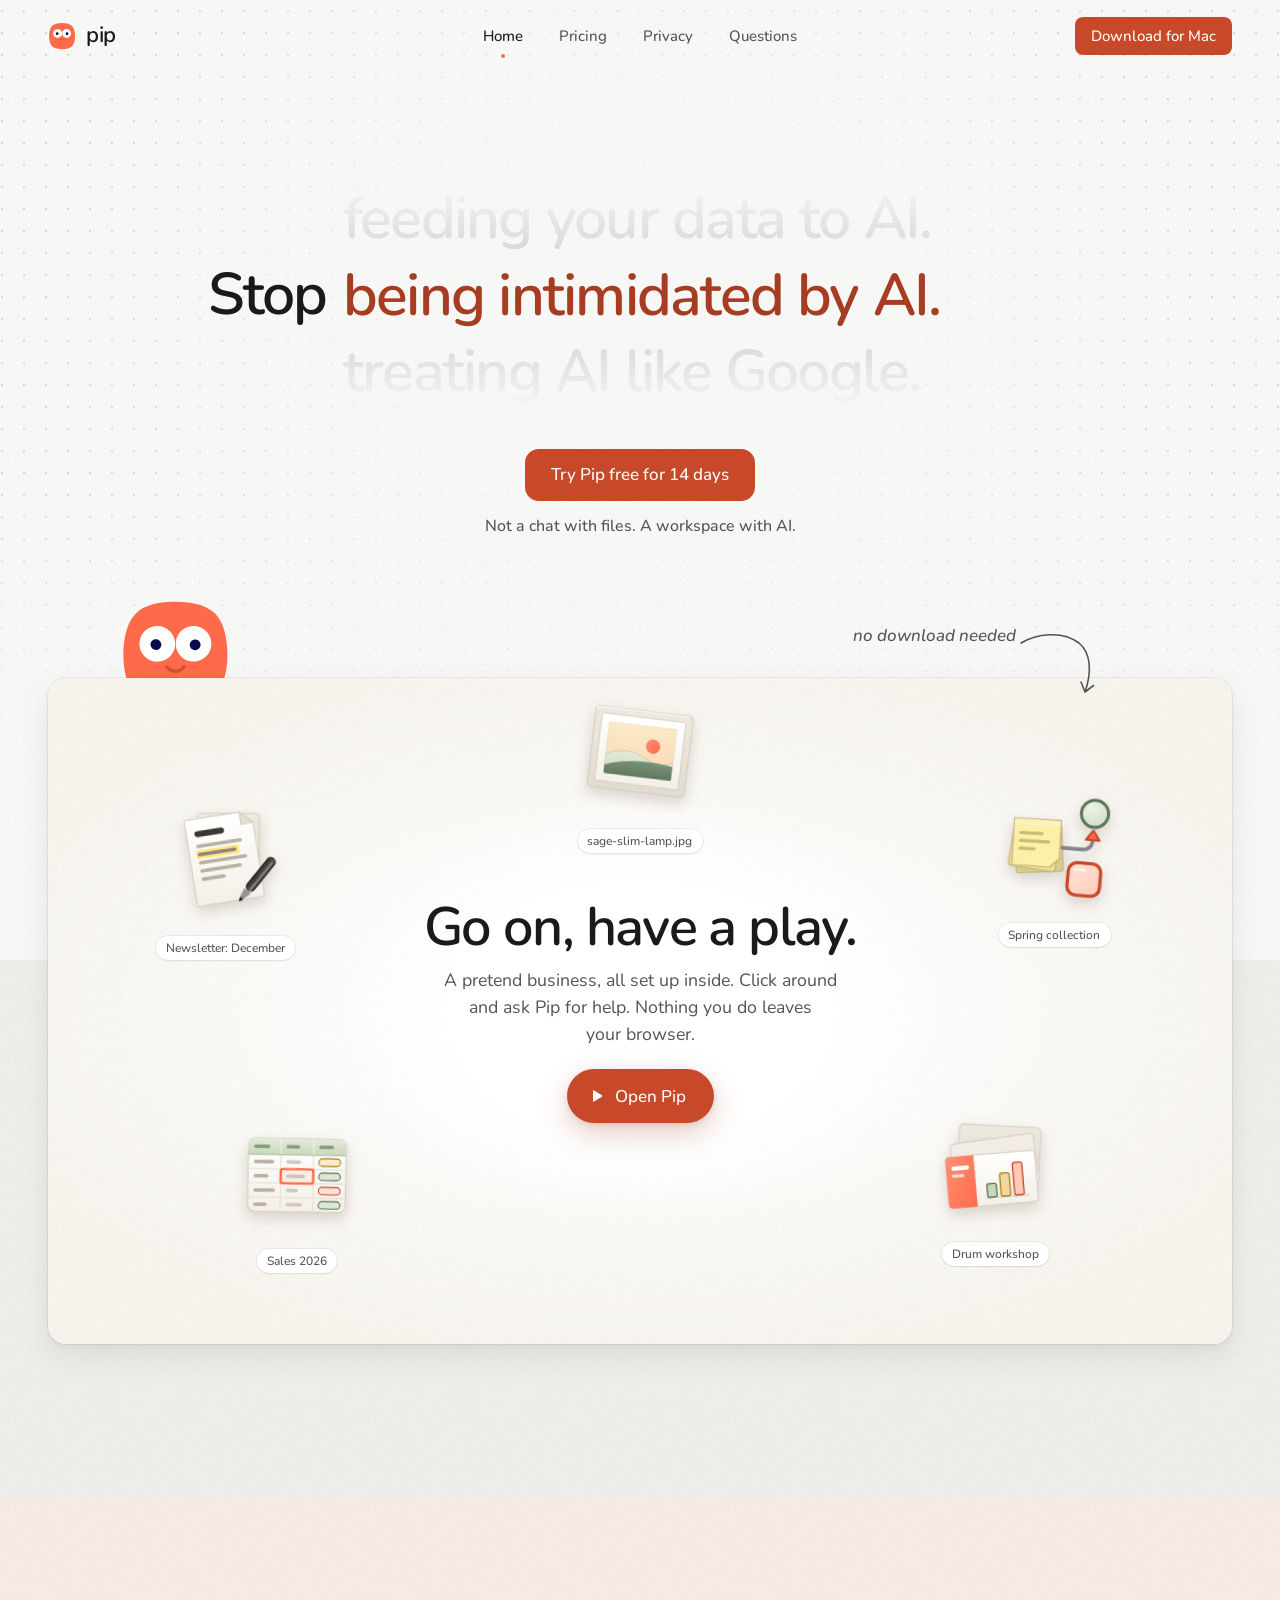
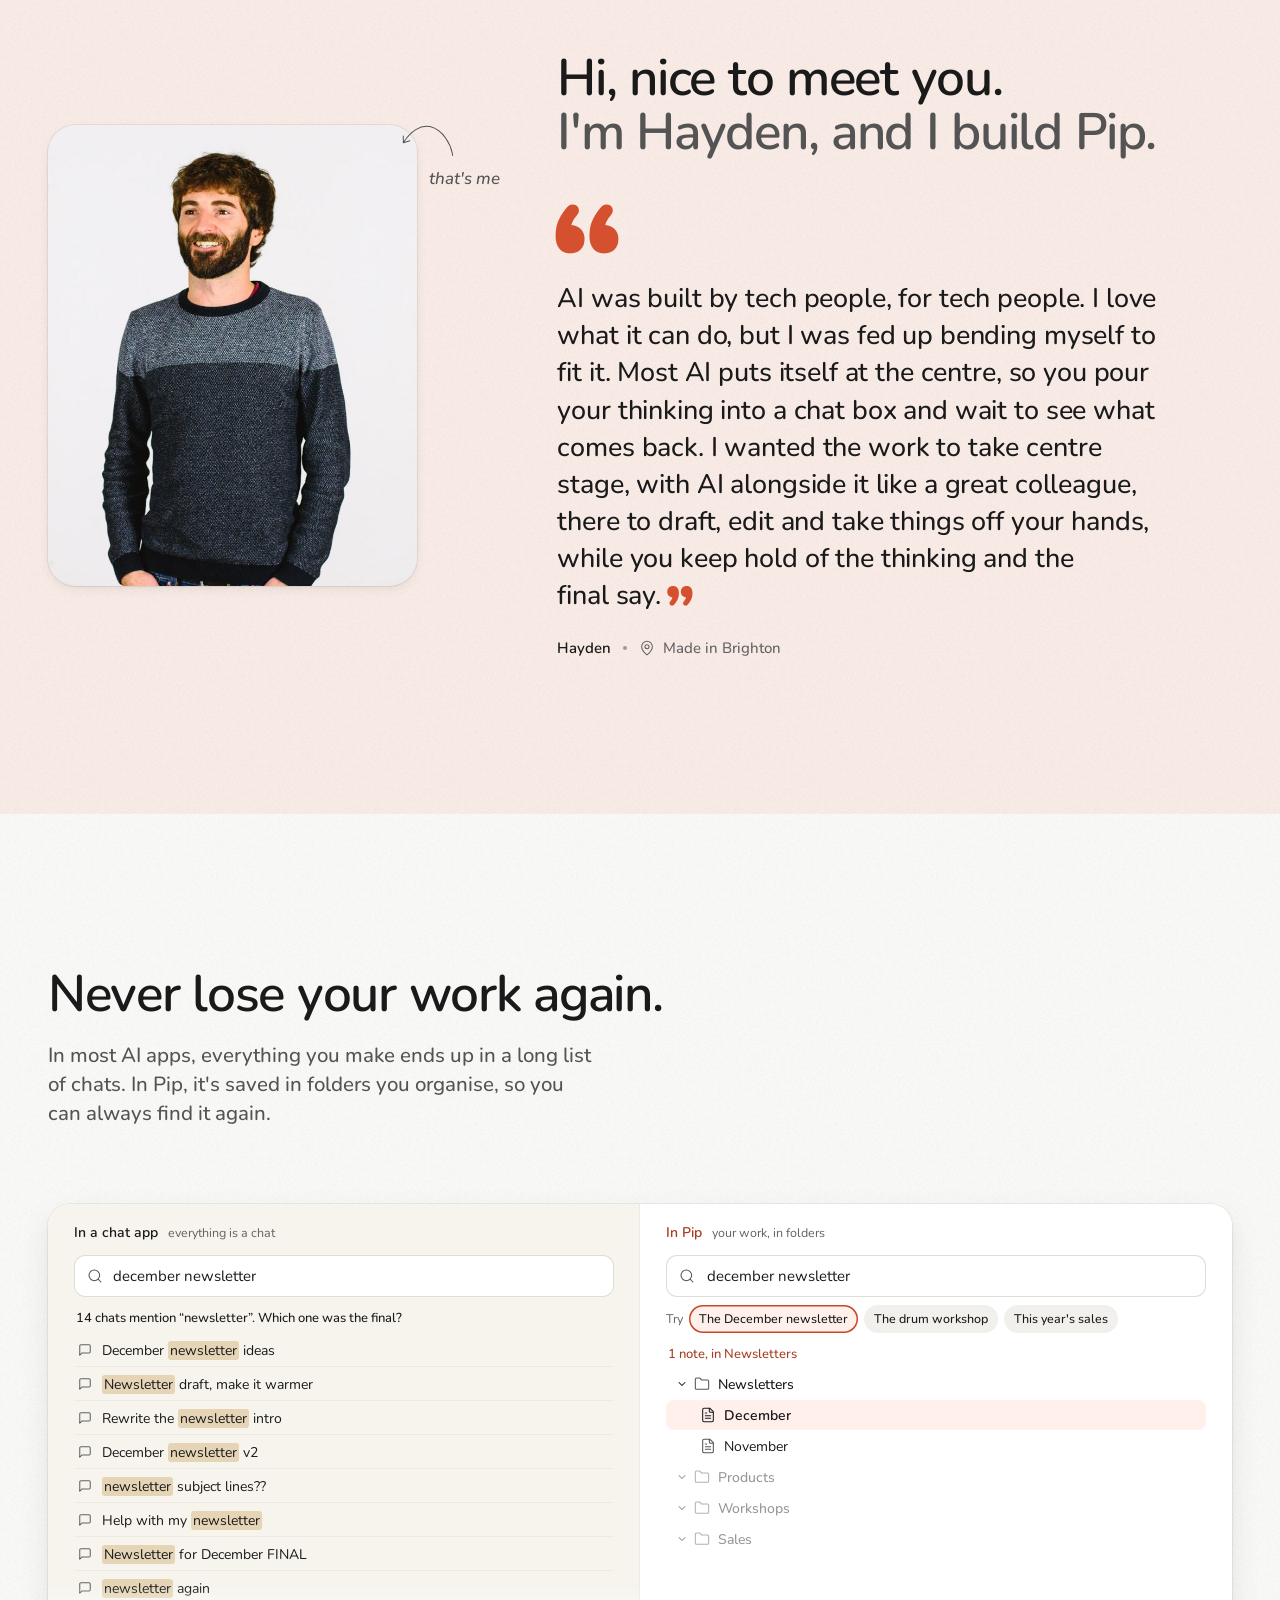
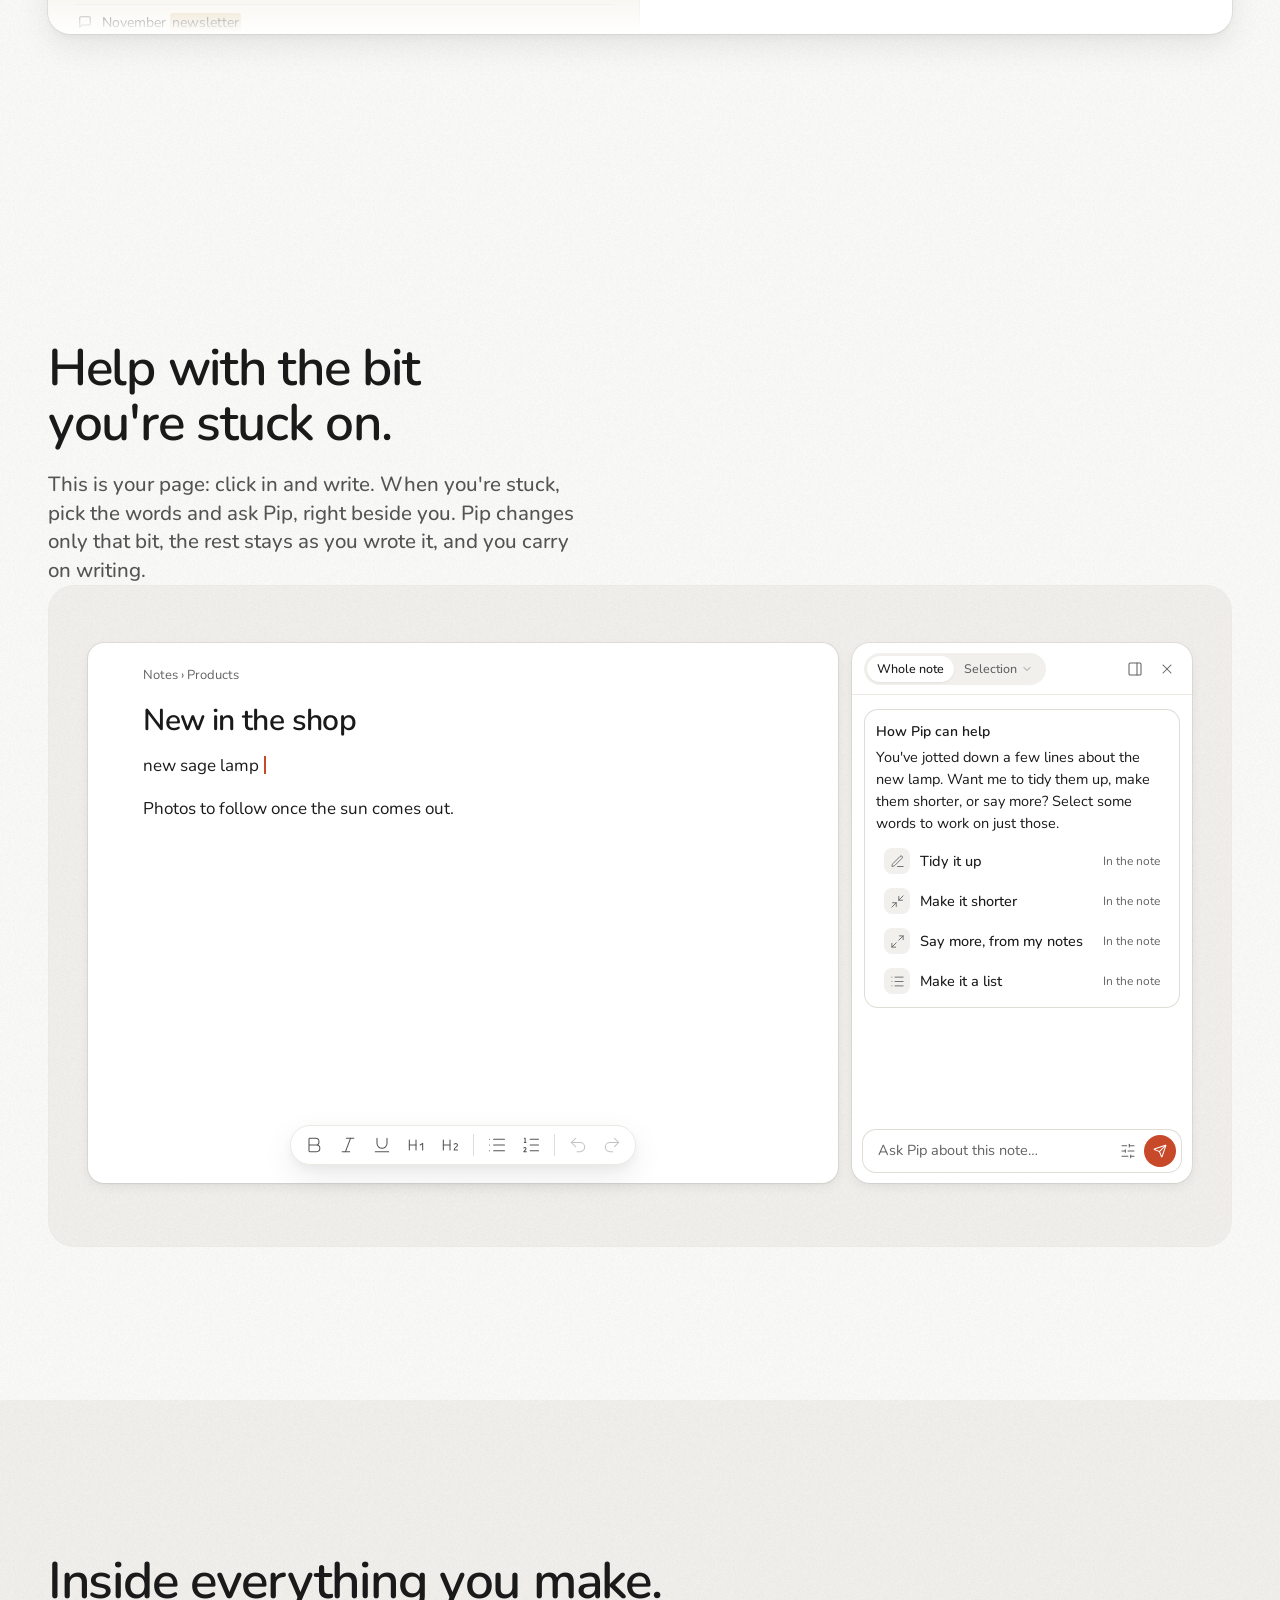
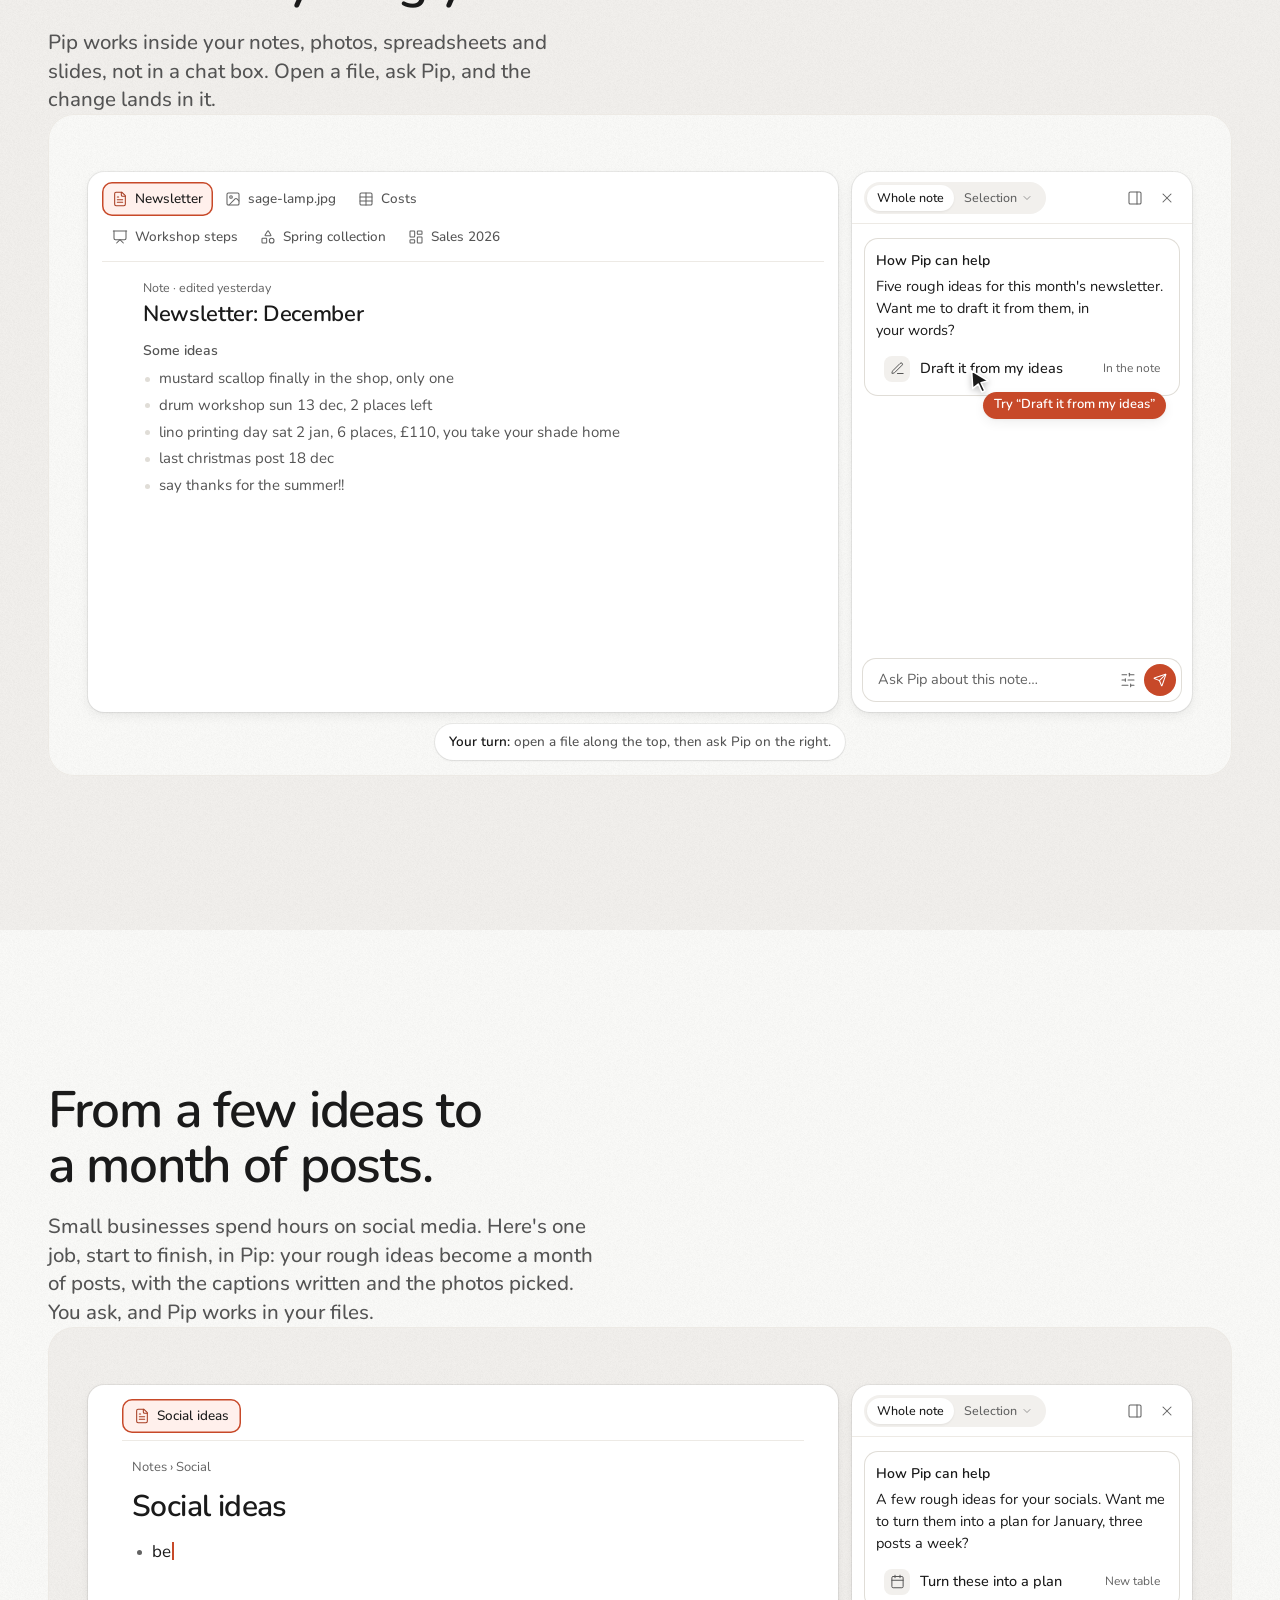
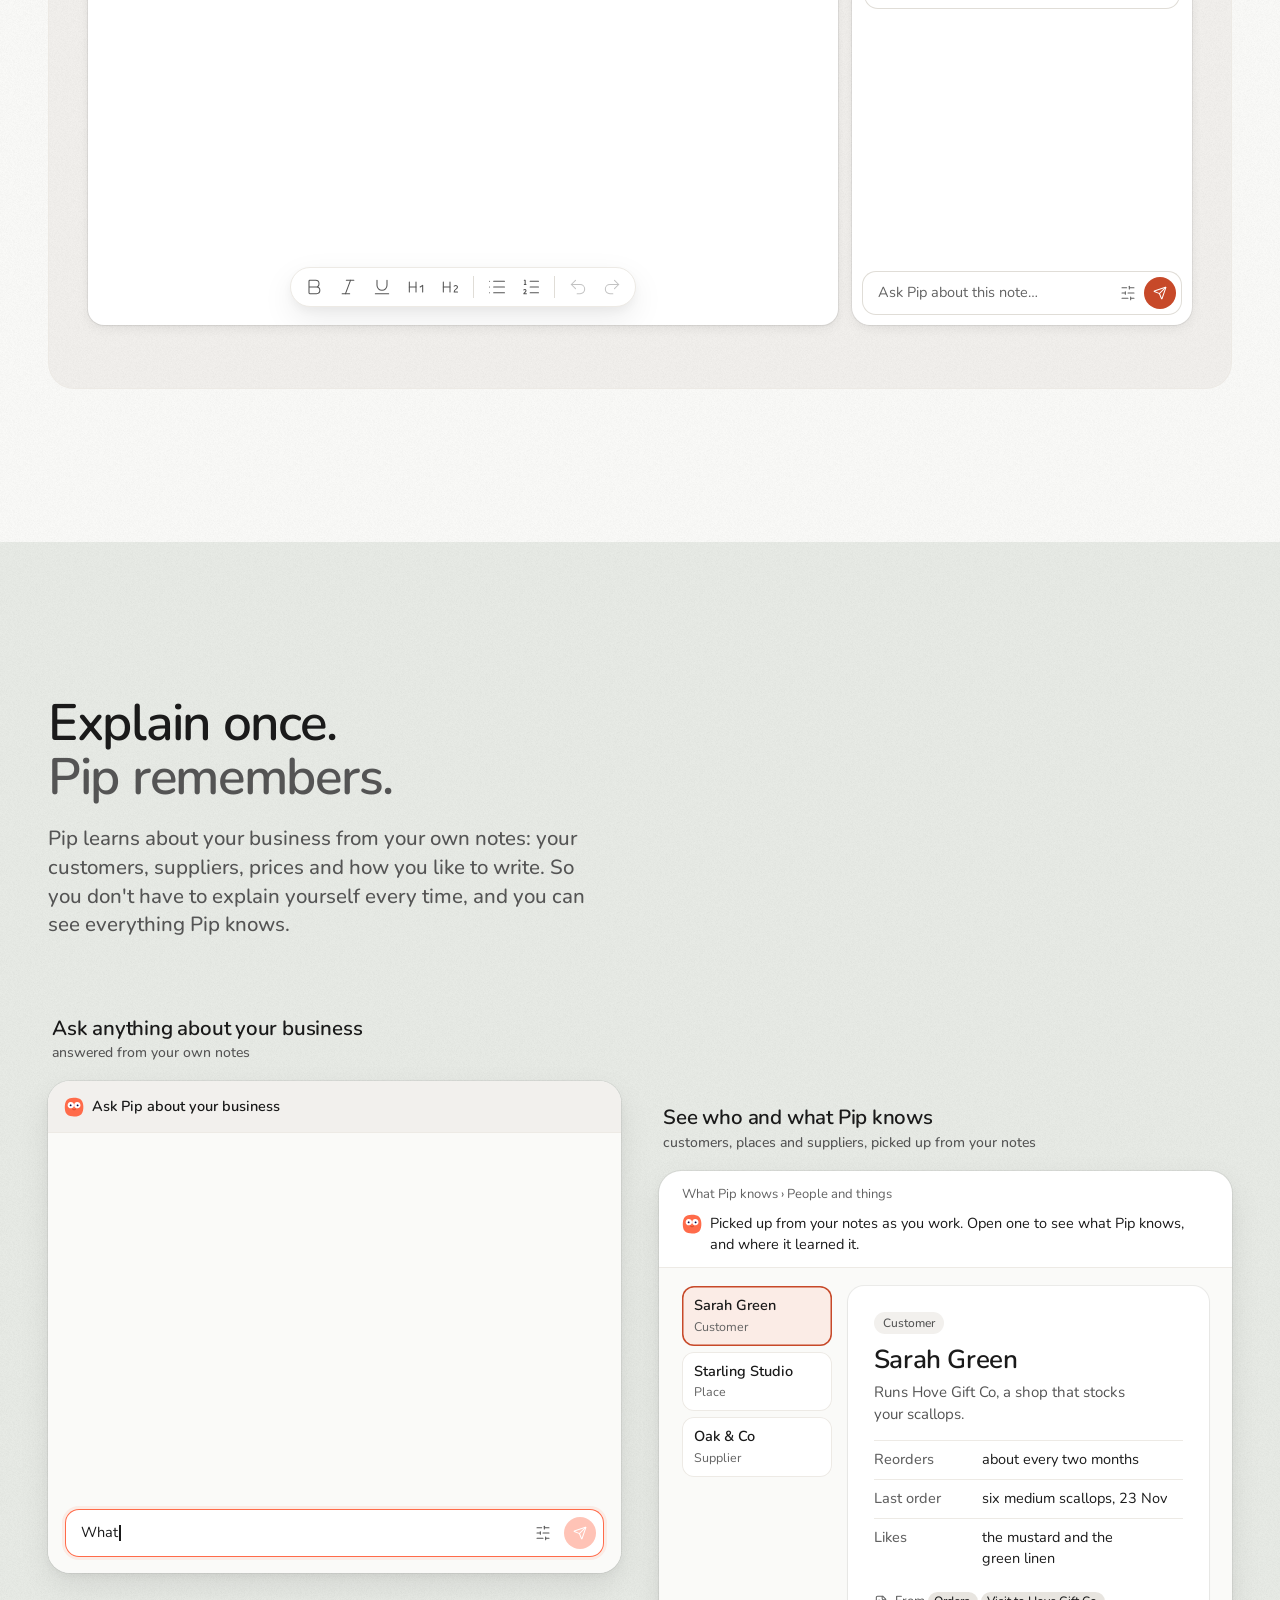
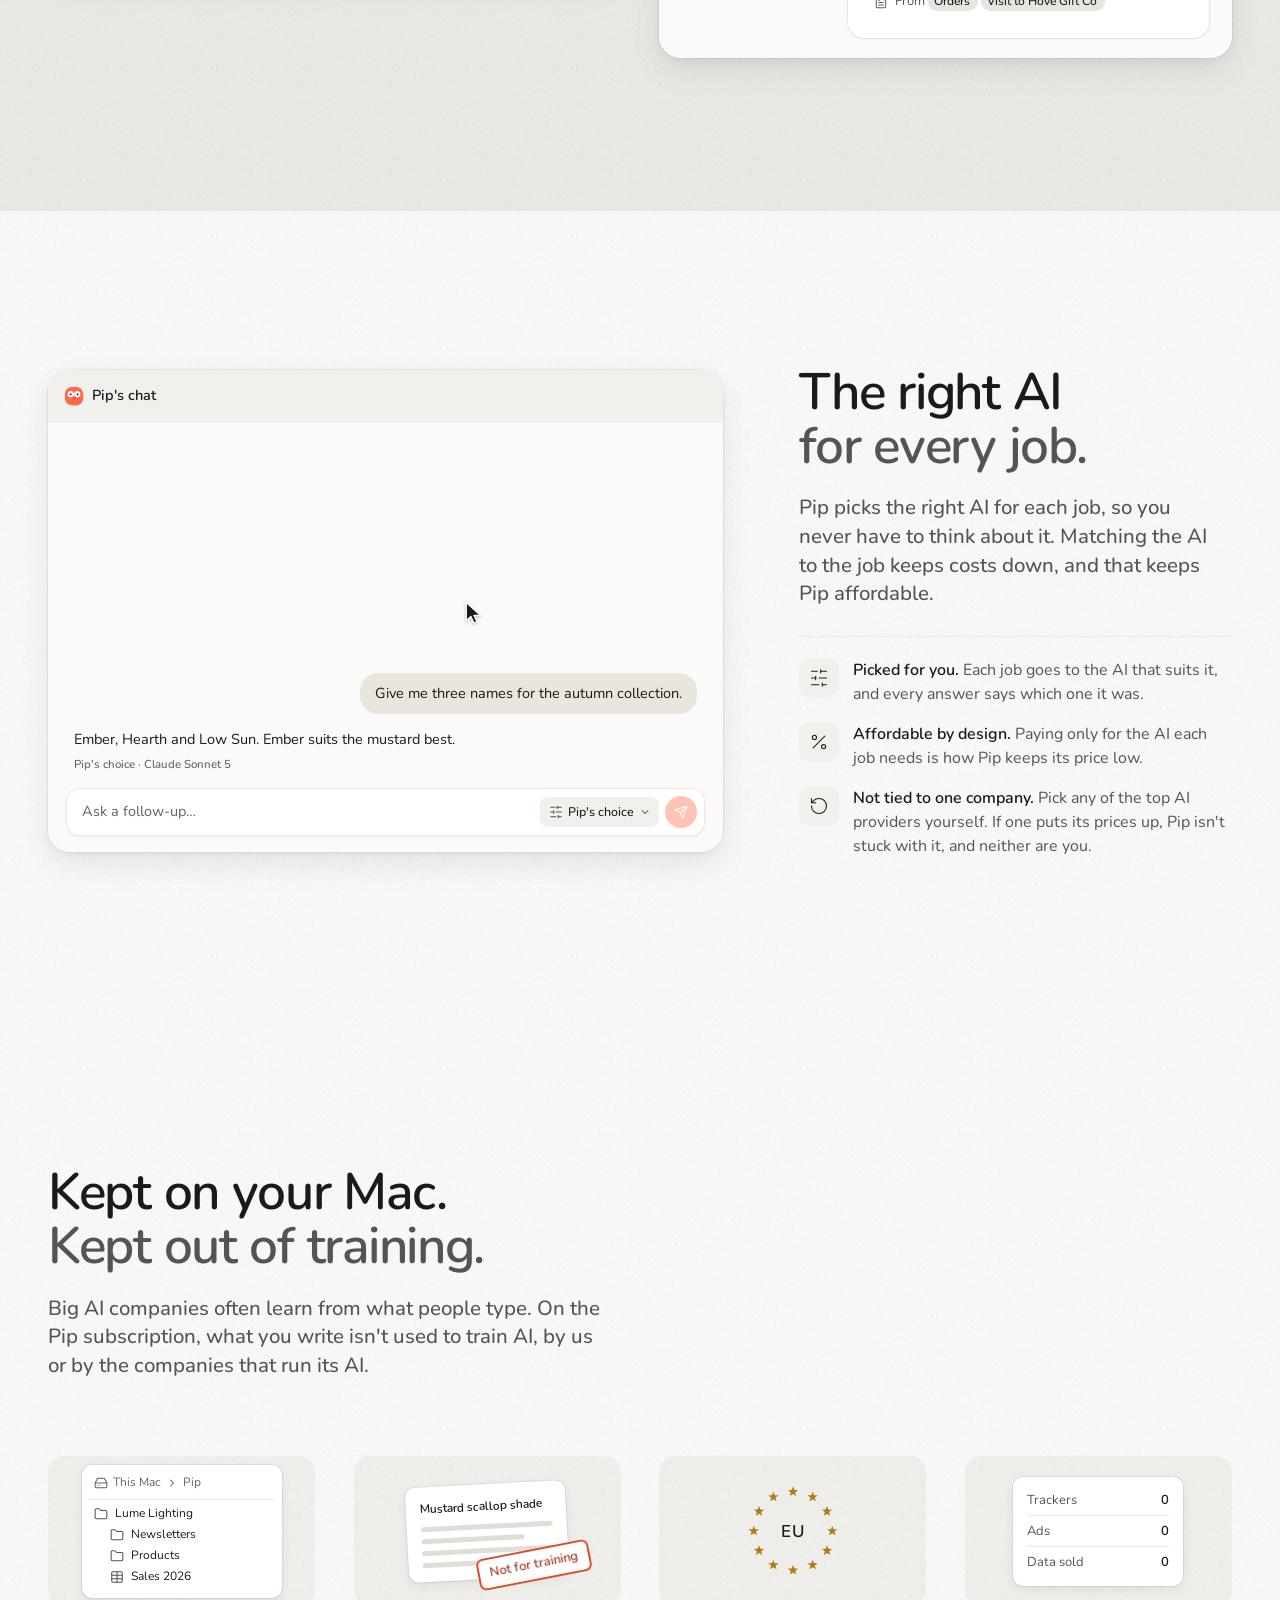
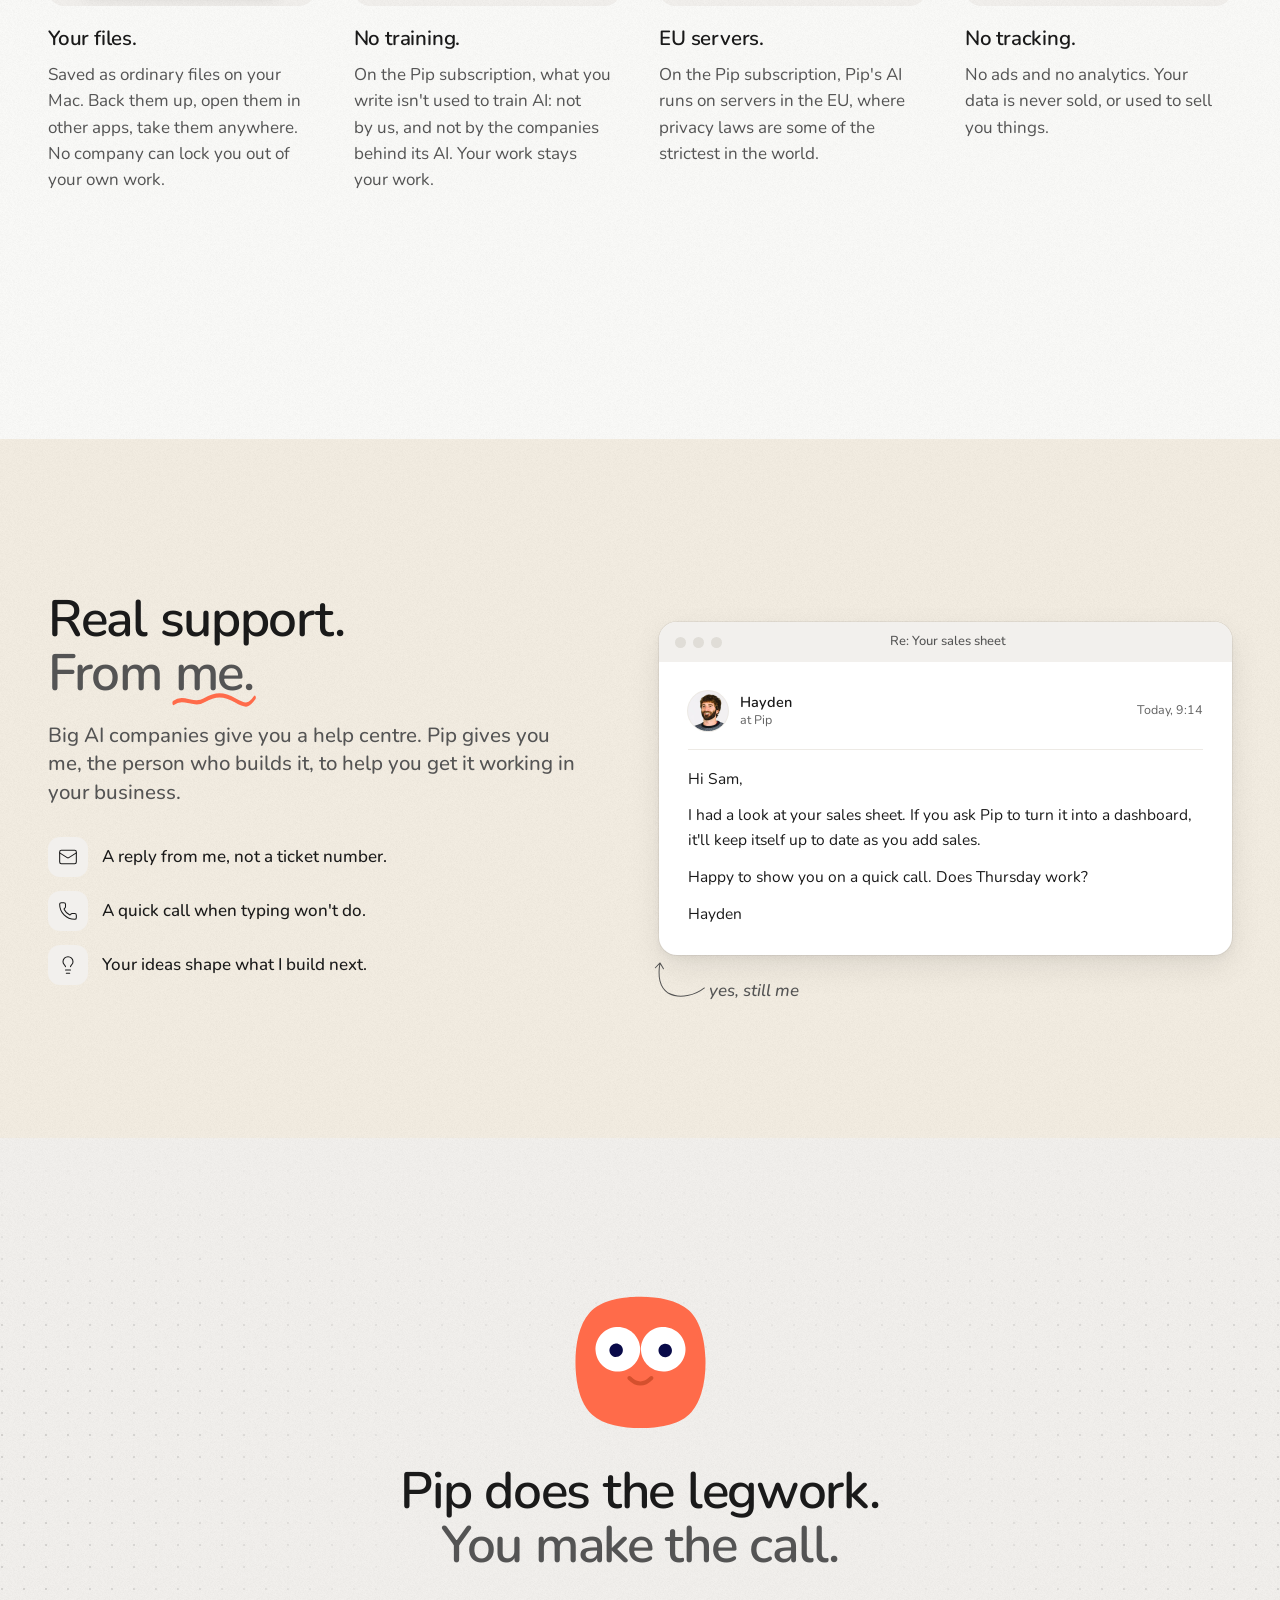
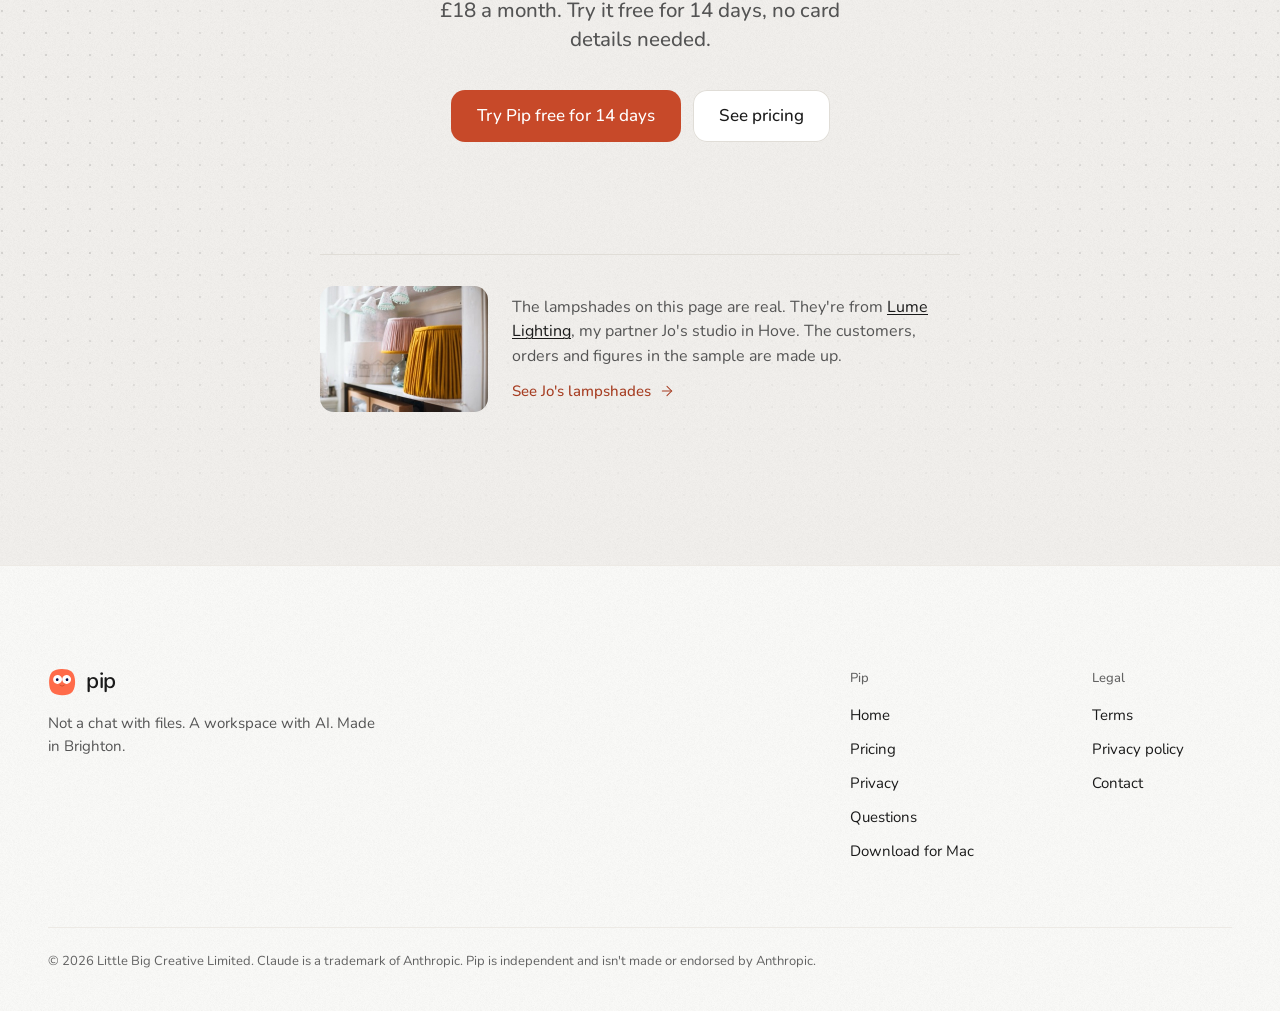
<file: index.html>
<!doctype html>
<html lang="en-GB">
<head>
<meta charset="utf-8">
<meta name="viewport" content="width=device-width, initial-scale=1, viewport-fit=cover">
<script>document.documentElement.classList.add("js");setTimeout(function(){if(!window.PIP_READY)document.documentElement.classList.add("no-reveal")},3000);</script>
<title>Pip · Stop being intimidated by AI</title>
<meta name="description" content="Not a chat with files. A workspace with AI. Your work lives on your Mac. On the Pip subscription, its AI runs in the EU and isn't trained on what you write.">
<link rel="canonical" href="https://hellopip.co.uk/">
<link rel="preload" href="assets/fonts/nunito-latin-wght-normal.woff2" as="font" type="font/woff2" crossorigin>
<link rel="stylesheet" href="css/site.css">
<script src="js/site.js" defer></script>

<link rel="icon" type="image/svg+xml" href="assets/favicon.svg">
<link rel="icon" type="image/png" sizes="32x32" href="assets/favicon-32.png">
<link rel="icon" type="image/png" sizes="16x16" href="assets/favicon-16.png">
<link rel="apple-touch-icon" sizes="180x180" href="assets/apple-touch-icon.png">
<link rel="manifest" href="site.webmanifest">
<meta name="color-scheme" content="light dark">
<meta name="theme-color" content="#FAFAF8" media="(prefers-color-scheme: light)">
<meta name="theme-color" content="#1C1B1A" media="(prefers-color-scheme: dark)">

<meta property="og:type" content="website">
<meta property="og:site_name" content="Pip">
<meta property="og:locale" content="en_GB">
<meta property="og:title" content="Pip · Stop being intimidated by AI">
<meta property="og:description" content="Not a chat with files. A workspace with AI. Your work lives on your Mac. On the Pip subscription, its AI runs in the EU and isn't trained on what you write.">
<meta property="og:url" content="https://hellopip.co.uk/">
<meta property="og:image" content="https://hellopip.co.uk/assets/og-card.png">
<meta property="og:image:width" content="1200">
<meta property="og:image:height" content="630">
<meta property="og:image:alt" content="Pip, a workspace with AI for your Mac">
<meta name="twitter:card" content="summary_large_image">
<meta name="twitter:title" content="Pip · Stop being intimidated by AI">
<meta name="twitter:description" content="Not a chat with files. A workspace with AI. Your work lives on your Mac. On the Pip subscription, its AI runs in the EU and isn't trained on what you write.">
<meta name="twitter:image" content="https://hellopip.co.uk/assets/og-card.png">
</head>
<body data-page="index">
<a class="skip-link" href="#main">Skip to content</a>
<svg class="sprite" width="0" height="0" aria-hidden="true" focusable="false" style="position:absolute;width:0;height:0;overflow:hidden">
  <!-- Pip, canonical idle (assets/pip/pip-idle.svg). The mouth stroke reads --mw so small faces never draw it under 1px. -->
  <symbol id="pip-face" viewBox="160 160 700 700">
    <path fill="#FF6B4A" d="M490.829 183.72C574.143 179.943 691.914 193.472 755.609 252.712C816.228 309.091 834.641 412.785 837.227 492.372C840.06 579.575 826.531 690.324 767.668 759.495C712.118 823.719 615.411 835.955 535.504 839.929C453.479 843.655 334.098 831.835 270.921 774.035C260.482 764.485 250.562 753.362 242.56 741.694C204.804 686.645 191.021 607.668 188.058 542.273C184.029 453.348 196.045 331.642 259.05 262.88C316.3 200.397 410.599 187.29 490.829 183.72Z"/>
    <path fill="#FFFFFF" d="M390.446 334.902C452.032 329.947 505.934 375.948 510.722 437.546C515.51 499.145 469.365 552.922 407.754 557.545C346.377 562.149 292.848 516.218 288.078 454.853C283.308 393.489 329.095 339.837 390.446 334.902Z"/>
    <path fill="#090A49" transform="translate(10 32)" d="M375.012 386.136C393.249 382.926 410.641 395.092 413.879 413.324C417.117 431.556 404.978 448.967 386.751 452.233C368.484 455.506 351.027 443.335 347.782 425.063C344.537 406.791 356.735 389.353 375.012 386.136Z"/>
    <path fill="#FFFFFF" d="M617.132 335.202C678.45 330.201 732.211 375.857 737.21 437.175C742.208 498.493 696.551 552.253 635.232 557.249C573.917 562.245 520.161 516.591 515.163 455.276C510.164 393.961 555.817 340.203 617.132 335.202Z"/>
    <path fill="#090A49" transform="translate(36 32)" d="M598.815 386.662C617.308 385.942 632.907 400.301 633.718 418.791C634.528 437.28 620.246 452.95 601.76 453.851C583.146 454.758 567.344 440.354 566.528 421.736C565.712 403.118 580.193 387.387 598.815 386.662Z"/>
    <path fill="none" stroke="#D4502E" stroke-linecap="round" style="stroke-width:var(--mw,20)" d="M457 590 Q512 645 567 590"/>
  </symbol>
  <!-- Pip, thinking (assets/pip/pip-thinking.svg): "something's coming" -->
  <symbol id="pip-think" viewBox="160 160 700 700">
    <path fill="#FF6B4A" d="M490.829 183.72C574.143 179.943 691.914 193.472 755.609 252.712C816.228 309.091 834.641 412.785 837.227 492.372C840.06 579.575 826.531 690.324 767.668 759.495C712.118 823.719 615.411 835.955 535.504 839.929C453.479 843.655 334.098 831.835 270.921 774.035C260.482 764.485 250.562 753.362 242.56 741.694C204.804 686.645 191.021 607.668 188.058 542.273C184.029 453.348 196.045 331.642 259.05 262.88C316.3 200.397 410.599 187.29 490.829 183.72Z"/>
    <path fill="#FFFFFF" d="M390.446 334.902C452.032 329.947 505.934 375.948 510.722 437.546C515.51 499.145 469.365 552.922 407.754 557.545C346.377 562.149 292.848 516.218 288.078 454.853C283.308 393.489 329.095 339.837 390.446 334.902Z"/>
    <path fill="#090A49" transform="translate(10 -30)" d="M375.012 386.136C393.249 382.926 410.641 395.092 413.879 413.324C417.117 431.556 404.978 448.967 386.751 452.233C368.484 455.506 351.027 443.335 347.782 425.063C344.537 406.791 356.735 389.353 375.012 386.136Z"/>
    <path fill="#FFFFFF" d="M617.132 335.202C678.45 330.201 732.211 375.857 737.21 437.175C742.208 498.493 696.551 552.253 635.232 557.249C573.917 562.245 520.161 516.591 515.163 455.276C510.164 393.961 555.817 340.203 617.132 335.202Z"/>
    <path fill="#090A49" transform="translate(36 -30)" d="M598.815 386.662C617.308 385.942 632.907 400.301 633.718 418.791C634.528 437.28 620.246 452.95 601.76 453.851C583.146 454.758 567.344 440.354 566.528 421.736C565.712 403.118 580.193 387.387 598.815 386.662Z"/>
    <path fill="none" stroke="#D4502E" stroke-linecap="round" style="stroke-width:var(--mw,20)" d="M457 598 Q512 612 567 598"/>
  </symbol>

  <!-- Lucide 1.40 (outlined, 24 grid). Stroke and size come from .i classes. -->
  <symbol id="i-image" viewBox="0 0 24 24"><rect width="18" height="18" x="3" y="3" rx="2" ry="2"/><circle cx="9" cy="9" r="2"/><path d="m21 15-3.086-3.086a2 2 0 0 0-2.828 0L6 21"/></symbol>
  <symbol id="i-menu" viewBox="0 0 24 24"><path d="M4 12h16"/><path d="M4 18h16"/><path d="M4 6h16"/></symbol>
  <symbol id="i-x" viewBox="0 0 24 24"><path d="M18 6 6 18"/><path d="m6 6 12 12"/></symbol>
  <symbol id="i-folder" viewBox="0 0 24 24"><path d="M20 20a2 2 0 0 0 2-2V8a2 2 0 0 0-2-2h-7.9a2 2 0 0 1-1.69-.9L9.6 3.9A2 2 0 0 0 7.93 3H4a2 2 0 0 0-2 2v13a2 2 0 0 0 2 2Z"/></symbol>
  <symbol id="i-file-text" viewBox="0 0 24 24"><path d="M15 2H6a2 2 0 0 0-2 2v16a2 2 0 0 0 2 2h12a2 2 0 0 0 2-2V7Z"/><path d="M14 2v4a2 2 0 0 0 2 2h4"/><path d="M10 9H8"/><path d="M16 13H8"/><path d="M16 17H8"/></symbol>
  <symbol id="i-table" viewBox="0 0 24 24"><path d="M12 3v18"/><rect width="18" height="18" x="3" y="3" rx="2"/><path d="M3 9h18"/><path d="M3 15h18"/></symbol>
  <symbol id="i-shapes" viewBox="0 0 24 24"><path d="M8.3 10a.7.7 0 0 1-.626-1.079L11.4 3a.7.7 0 0 1 1.198-.043L16.3 8.9a.7.7 0 0 1-.572 1.1Z"/><rect x="3" y="14" width="7" height="7" rx="1"/><circle cx="17.5" cy="17.5" r="3.5"/></symbol>
  <symbol id="i-presentation" viewBox="0 0 24 24"><path d="M2 3h20"/><path d="M21 3v11a2 2 0 0 1-2 2H5a2 2 0 0 1-2-2V3"/><path d="m7 21 5-5 5 5"/></symbol>
  <symbol id="i-dashboard" viewBox="0 0 24 24"><rect width="7" height="9" x="3" y="3" rx="1"/><rect width="7" height="5" x="14" y="3" rx="1"/><rect width="7" height="9" x="14" y="12" rx="1"/><rect width="7" height="5" x="3" y="16" rx="1"/></symbol>
  <symbol id="i-chevron-down" viewBox="0 0 24 24"><path d="m6 9 6 6 6-6"/></symbol>
  <symbol id="i-chevron-right" viewBox="0 0 24 24"><path d="m9 18 6-6-6-6"/></symbol>
  <symbol id="i-search" viewBox="0 0 24 24"><circle cx="11" cy="11" r="8"/><path d="m21 21-4.3-4.3"/></symbol>
  <symbol id="i-message" viewBox="0 0 24 24"><path d="M21 15a2 2 0 0 1-2 2H7l-4 4V5a2 2 0 0 1 2-2h14a2 2 0 0 1 2 2z"/></symbol>
  <symbol id="i-arrow-up" viewBox="0 0 24 24"><path d="m5 12 7-7 7 7"/><path d="M12 19V5"/></symbol>
  <symbol id="i-arrow-right" viewBox="0 0 24 24"><path d="M5 12h14"/><path d="m12 5 7 7-7 7"/></symbol>
  <symbol id="i-check" viewBox="0 0 24 24"><path d="M20 6 9 17l-5-5"/></symbol>
  <symbol id="i-rotate" viewBox="0 0 24 24"><path d="M3 12a9 9 0 1 0 9-9 9.75 9.75 0 0 0-6.74 2.74L3 8"/><path d="M3 3v5h5"/></symbol>
  <symbol id="i-hard-drive" viewBox="0 0 24 24"><path d="M22 12H2"/><path d="M5.45 5.11 2 12v6a2 2 0 0 0 2 2h16a2 2 0 0 0 2-2v-6l-3.45-6.89A2 2 0 0 0 16.76 4H7.24a2 2 0 0 0-1.79 1.11z"/><path d="M6 16h.01"/><path d="M10 16h.01"/></symbol>
  <symbol id="i-globe" viewBox="0 0 24 24"><circle cx="12" cy="12" r="10"/><path d="M12 2a14.5 14.5 0 0 0 0 20 14.5 14.5 0 0 0 0-20"/><path d="M2 12h20"/></symbol>
  <symbol id="i-eye-off" viewBox="0 0 24 24"><path d="M10.733 5.076a10.744 10.744 0 0 1 11.205 6.575 1 1 0 0 1 0 .696 10.747 10.747 0 0 1-1.444 2.49"/><path d="M14.084 14.158a3 3 0 0 1-4.242-4.242"/><path d="M17.479 17.499a10.75 10.75 0 0 1-15.417-5.151 1 1 0 0 1 0-.696 10.75 10.75 0 0 1 4.446-5.143"/><path d="m2 2 20 20"/></symbol>
  <symbol id="i-folder-lock" viewBox="0 0 24 24"><rect width="8" height="5" x="14" y="17" rx="1"/><path d="M10 20H4a2 2 0 0 1-2-2V5a2 2 0 0 1 2-2h3.9a2 2 0 0 1 1.69.9l.81 1.2a2 2 0 0 0 1.67.9H20a2 2 0 0 1 2 2v2.5"/><path d="M20 17v-2a2 2 0 1 0-4 0v2"/></symbol>
  <symbol id="i-map-pin" viewBox="0 0 24 24"><path d="M20 10c0 4.993-5.539 10.193-7.399 11.799a1 1 0 0 1-1.202 0C9.539 20.193 4 14.993 4 10a8 8 0 0 1 16 0"/><circle cx="12" cy="10" r="3"/></symbol>
  <symbol id="i-ban" viewBox="0 0 24 24"><circle cx="12" cy="12" r="10"/><path d="m4.9 4.9 14.2 14.2"/></symbol>
  <symbol id="i-shield-check" viewBox="0 0 24 24"><path d="M20 13c0 5-3.5 7.5-7.66 8.95a1 1 0 0 1-.67-.01C7.5 20.5 4 18 4 13V6a1 1 0 0 1 1-1c2 0 4.5-1.2 6.24-2.72a1.17 1.17 0 0 1 1.52 0C14.51 3.81 17 5 19 5a1 1 0 0 1 1 1z"/><path d="m9 12 2 2 4-4"/></symbol>
  <symbol id="i-sun" viewBox="0 0 24 24"><circle cx="12" cy="12" r="4"/><path d="M12 2v2"/><path d="M12 20v2"/><path d="m4.93 4.93 1.41 1.41"/><path d="m17.66 17.66 1.41 1.41"/><path d="M2 12h2"/><path d="M20 12h2"/><path d="m6.34 17.66-1.41 1.41"/><path d="m19.07 4.93-1.41 1.41"/></symbol>
  <symbol id="i-crop" viewBox="0 0 24 24"><path d="M6 2v14a2 2 0 0 0 2 2h14"/><path d="M18 22V8a2 2 0 0 0-2-2H2"/></symbol>
  <symbol id="i-eraser" viewBox="0 0 24 24"><path d="m7 21-4.3-4.3c-1-1-1-2.5 0-3.4l9.6-9.6c1-1 2.5-1 3.4 0l5.6 5.6c1 1 1 2.5 0 3.4L13 21"/><path d="M22 21H7"/><path d="m5 11 9 9"/></symbol>
  <symbol id="i-undo" viewBox="0 0 24 24"><path d="M9 14 4 9l5-5"/><path d="M4 9h10.5a5.5 5.5 0 0 1 5.5 5.5a5.5 5.5 0 0 1-5.5 5.5H11"/></symbol>
  <symbol id="i-redo" viewBox="0 0 24 24"><path d="m15 14 5-5-5-5"/><path d="M20 9H9.5A5.5 5.5 0 0 0 4 14.5A5.5 5.5 0 0 0 9.5 20H13"/></symbol>
  <symbol id="i-bold" viewBox="0 0 24 24"><path d="M6 12h9a4 4 0 0 1 0 8H7a1 1 0 0 1-1-1V5a1 1 0 0 1 1-1h7a4 4 0 0 1 0 8"/></symbol>
  <symbol id="i-italic" viewBox="0 0 24 24"><line x1="19" x2="10" y1="4" y2="4"/><line x1="14" x2="5" y1="20" y2="20"/><line x1="15" x2="9" y1="4" y2="20"/></symbol>
  <symbol id="i-underline" viewBox="0 0 24 24"><path d="M6 4v6a6 6 0 0 0 12 0V4"/><line x1="4" x2="20" y1="20" y2="20"/></symbol>
  <symbol id="i-heading-1" viewBox="0 0 24 24"><path d="M4 12h8"/><path d="M4 18V6"/><path d="M12 18V6"/><path d="m17 12 3-2v8"/></symbol>
  <symbol id="i-heading-2" viewBox="0 0 24 24"><path d="M4 12h8"/><path d="M4 18V6"/><path d="M12 18V6"/><path d="M21 18h-4c0-4 4-3 4-6 0-1.5-2-2.5-4-1"/></symbol>
  <symbol id="i-list-ordered" viewBox="0 0 24 24"><path d="M11 5h10"/><path d="M11 12h10"/><path d="M11 19h10"/><path d="M4 4h1v5"/><path d="M4 9h2"/><path d="M6.5 20H3.4c0-1 2.6-1.925 2.6-3.5a1.5 1.5 0 0 0-2.6-1.02"/></symbol>
  <symbol id="i-download" viewBox="0 0 24 24"><path d="M12 15V3"/><path d="M21 15v4a2 2 0 0 1-2 2H5a2 2 0 0 1-2-2v-4"/><path d="m7 10 5 5 5-5"/></symbol>
  <symbol id="i-mail" viewBox="0 0 24 24"><rect width="20" height="16" x="2" y="4" rx="2"/><path d="m22 7-8.97 5.7a1.94 1.94 0 0 1-2.06 0L2 7"/></symbol>
  <symbol id="i-phone" viewBox="0 0 24 24"><path d="M13.832 16.568a1 1 0 0 0 1.213-.303l.355-.465A2 2 0 0 1 17 15h3a2 2 0 0 1 2 2v3a2 2 0 0 1-2 2A18 18 0 0 1 2 4a2 2 0 0 1 2-2h3a2 2 0 0 1 2 2v3a2 2 0 0 1-.8 1.6l-.468.351a1 1 0 0 0-.292 1.233 14 14 0 0 0 6.392 6.384"/></symbol>
  <symbol id="i-lightbulb" viewBox="0 0 24 24"><path d="M15 14c.2-1 .7-1.7 1.5-2.5 1-.9 1.5-2.2 1.5-3.5A6 6 0 0 0 6 8c0 1 .2 2.2 1.5 3.5.7.7 1.3 1.5 1.5 2.5"/><path d="M9 18h6"/><path d="M10 22h4"/></symbol>
  <symbol id="i-play" viewBox="0 0 24 24"><path d="M6 4.8a1.2 1.2 0 0 1 1.8-1l11.4 7.2a1.2 1.2 0 0 1 0 2L7.8 20.2a1.2 1.2 0 0 1-1.8-1z"/></symbol>
  <symbol id="i-send" viewBox="0 0 24 24"><path d="M14.536 21.686a.5.5 0 0 0 .937-.024l6.5-19a.496.496 0 0 0-.635-.635l-19 6.5a.5.5 0 0 0-.024.937l7.93 3.18a2 2 0 0 1 1.112 1.11z"/><path d="m21.854 2.147-10.94 10.939"/></symbol>
  <symbol id="i-sliders" viewBox="0 0 24 24"><path d="M21 4h-7"/><path d="M10 4H3"/><path d="M21 12h-9"/><path d="M8 12H3"/><path d="M21 20h-5"/><path d="M12 20H3"/><path d="M14 2v4"/><path d="M8 10v4"/><path d="M16 18v4"/></symbol>
  <symbol id="i-chevron-left" viewBox="0 0 24 24"><path d="m15 18-6-6 6-6"/></symbol>
  <symbol id="i-pen-line" viewBox="0 0 24 24"><path d="M12 20h9"/><path d="M16.376 3.622a1 1 0 0 1 3.002 3.002L7.368 18.635a2 2 0 0 1-.855.506l-2.872.838a.5.5 0 0 1-.62-.62l.838-2.872a2 2 0 0 1 .506-.854z"/></symbol>
  <symbol id="i-shrink" viewBox="0 0 24 24"><path d="m14 10 7-7"/><path d="M20 10h-6V4"/><path d="m3 21 7-7"/><path d="M4 14h6v6"/></symbol>
  <symbol id="i-expand" viewBox="0 0 24 24"><path d="M15 3h6v6"/><path d="m21 3-7 7"/><path d="m3 21 7-7"/><path d="M9 21H3v-6"/></symbol>
  <symbol id="i-list" viewBox="0 0 24 24"><path d="M3 5h.01"/><path d="M3 12h.01"/><path d="M3 19h.01"/><path d="M8 5h13"/><path d="M8 12h13"/><path d="M8 19h13"/></symbol>
  <symbol id="i-panel-right" viewBox="0 0 24 24"><rect width="18" height="18" x="3" y="3" rx="2"/><path d="M15 3v18"/></symbol>
  <symbol id="i-percent" viewBox="0 0 24 24"><path d="M19 5 5 19"/><circle cx="6.5" cy="6.5" r="2.5"/><circle cx="17.5" cy="17.5" r="2.5"/></symbol>
  <symbol id="i-highlighter" viewBox="0 0 24 24"><path d="m9 11-6 6v3h9l3-3"/><path d="m22 12-4.6 4.6a2 2 0 0 1-2.8 0l-5.2-5.2a2 2 0 0 1 0-2.8L14 4"/></symbol>
  <symbol id="i-calendar" viewBox="0 0 24 24"><path d="M8 2v4"/><path d="M16 2v4"/><rect width="18" height="18" x="3" y="4" rx="2"/><path d="M3 10h18"/></symbol>
  <symbol id="i-calculator" viewBox="0 0 24 24"><rect width="16" height="20" x="4" y="2" rx="2"/><path d="M8 6h8"/><path d="M16 14v4"/><path d="M16 10h.01"/><path d="M12 10h.01"/><path d="M8 10h.01"/><path d="M12 14h.01"/><path d="M8 14h.01"/><path d="M12 18h.01"/><path d="M8 18h.01"/></symbol>
  <symbol id="i-bar-chart" viewBox="0 0 24 24"><path d="M3 3v18h18"/><path d="M18 17V9"/><path d="M13 17V5"/><path d="M8 17v-3"/></symbol>
  <symbol id="i-settings" viewBox="0 0 24 24"><path d="M12.22 2h-.44a2 2 0 0 0-2 2v.18a2 2 0 0 1-1 1.73l-.43.25a2 2 0 0 1-2 0l-.15-.08a2 2 0 0 0-2.73.73l-.22.38a2 2 0 0 0 .73 2.73l.15.1a2 2 0 0 1 1 1.72v.51a2 2 0 0 1-1 1.74l-.15.09a2 2 0 0 0-.73 2.73l.22.38a2 2 0 0 0 2.73.73l.15-.08a2 2 0 0 1 2 0l.43.25a2 2 0 0 1 1 1.73V20a2 2 0 0 0 2 2h.44a2 2 0 0 0 2-2v-.18a2 2 0 0 1 1-1.73l.43-.25a2 2 0 0 1 2 0l.15.08a2 2 0 0 0 2.73-.73l.22-.39a2 2 0 0 0-.73-2.73l-.15-.08a2 2 0 0 1-1-1.74v-.5a2 2 0 0 1 1-1.74l.15-.09a2 2 0 0 0 .73-2.73l-.22-.38a2 2 0 0 0-2.73-.73l-.15.08a2 2 0 0 1-2 0l-.43-.25a2 2 0 0 1-1-1.73V4a2 2 0 0 0-2-2z"/><circle cx="12" cy="12" r="3"/></symbol>

  <!-- Fabric swatches for the canvas job: patterns in the system's own colours, not photos -->
  <defs>
    <pattern id="pt-leaf" width="14" height="14" patternUnits="userSpaceOnUse"><rect width="14" height="14" fill="#7A9278"/><path d="M3 11c1.6-4.6 5.4-6.6 8-7.2-.8 3.2-3.2 6.4-8 7.2z" fill="#9AB398"/></pattern>
    <pattern id="pt-dots" width="9" height="9" patternUnits="userSpaceOnUse"><rect width="9" height="9" fill="#E8E5E0"/><circle cx="4.5" cy="4.5" r="1.5" fill="#090A49" fill-opacity=".55"/></pattern>
    <linearGradient id="pg-paper" x1="0" y1="0" x2="0" y2="1"><stop offset="0" stop-color="#FFFFFF"/><stop offset="1" stop-color="#F4F0E8"/></linearGradient>
    <linearGradient id="pg-back" x1="0" y1="0" x2="0" y2="1"><stop offset="0" stop-color="#EEE9E0"/><stop offset="1" stop-color="#E2DBCF"/></linearGradient>
    <linearGradient id="pg-fine" x1="0" y1="0" x2="1" y2="0"><stop offset="0" stop-color="#2C2A28"/><stop offset=".4" stop-color="#5C5854"/><stop offset="1" stop-color="#232120"/></linearGradient>
    <linearGradient id="pg-sage" x1="0" y1="0" x2="0" y2="1"><stop offset="0" stop-color="#E3EBDA"/><stop offset="1" stop-color="#C9D8BA"/></linearGradient>
    <radialGradient id="pg-circ" cx=".36" cy=".3" r=".95"><stop offset="0" stop-color="#EFF3E9"/><stop offset="1" stop-color="#C9D8BA"/></radialGradient>
    <linearGradient id="pg-sq" x1="0" y1="0" x2="1" y2="1"><stop offset="0" stop-color="#FFE3D7"/><stop offset="1" stop-color="#FFCBB8"/></linearGradient>
    <linearGradient id="pg-coral" x1="0" y1="0" x2="1" y2="1"><stop offset="0" stop-color="#FF8F75"/><stop offset="1" stop-color="#FF6B4A"/></linearGradient>
    <linearGradient id="pg-sky" x1="0" y1="0" x2="0" y2="1"><stop offset="0" stop-color="#FBEBC8"/><stop offset="1" stop-color="#FDD5B1"/></linearGradient>
    <linearGradient id="pg-near" x1="0" y1="0" x2="0" y2="1"><stop offset="0" stop-color="#7A9278"/><stop offset="1" stop-color="#5C7459"/></linearGradient>
    <clipPath id="pg-print"><rect x="23" y="27" width="50" height="38" rx="1"/></clipPath>
    <pattern id="pt-stripe" width="10" height="10" patternUnits="userSpaceOnUse" patternTransform="rotate(90)"><rect width="10" height="10" fill="#F2F0ED"/><rect width="4" height="10" fill="#B07C18" fill-opacity=".55"/></pattern>
  </defs>
</svg>
<header class="site-header" data-header>
  <div class="container header-row">
    <a class="brand" href="index.html" aria-label="Pip, home"><svg class="pf pf-28" aria-hidden="true" focusable="false"><use href="#pip-face"/></svg><span class="brand-word">pip</span></a>
    <nav class="nav" aria-label="Main">
      <a href="index.html" data-nav="index" aria-current="page">Home</a>
      <a href="pricing.html" data-nav="pricing">Pricing</a>
      <a href="privacy.html" data-nav="privacy">Privacy</a>
      <a href="questions.html" data-nav="questions">Questions</a>
    </nav>
    <div class="header-end">
      <a class="btn btn--primary btn--sm" href="download.html?start=1" data-nav="download"><span>Download<span class="hide-sm"> for Mac</span></span></a>
      <button class="menu-btn" type="button" aria-expanded="false" aria-controls="site-menu" aria-label="Menu" data-menu-btn>
        <svg class="i i-20 i-open" aria-hidden="true" focusable="false"><use href="#i-menu"/></svg>
        <svg class="i i-20 i-close" aria-hidden="true" focusable="false"><use href="#i-x"/></svg>
      </button>
    </div>
  </div>
  <nav class="sheet" id="site-menu" aria-label="Menu" data-sheet hidden>
    <a href="index.html" data-nav="index" aria-current="page">Home <svg class="i i-20" aria-hidden="true" focusable="false"><use href="#i-chevron-right"/></svg></a>
    <a href="pricing.html" data-nav="pricing">Pricing <svg class="i i-20" aria-hidden="true" focusable="false"><use href="#i-chevron-right"/></svg></a>
    <a href="privacy.html" data-nav="privacy">Privacy <svg class="i i-20" aria-hidden="true" focusable="false"><use href="#i-chevron-right"/></svg></a>
    <a href="questions.html" data-nav="questions">Questions <svg class="i i-20" aria-hidden="true" focusable="false"><use href="#i-chevron-right"/></svg></a>
  </nav>
</header>
<main id="main">

<!-- ═══ Hero ═══════════════════════════════════════════════════════════════ -->
<section class="hero" aria-labelledby="hero-h">
  <div class="container hero-inner">
    <h1 class="h1 hero-h stops" id="hero-h">
      <span class="sr-only">Stop being intimidated by AI.</span>
      <span class="hero-line stops-line" style="--i: 0" aria-hidden="true"><span class="stops-word">Stop</span><span class="stops-reel" data-stops><span class="stops-window"><span class="stops-track"><span class="stops-row is-now">being intimidated by AI.</span></span></span><span class="stops-flip"></span></span></span>
    </h1>
    <div class="hero-cta">
      <a class="btn btn--primary" href="download.html?start=1">Try Pip free for 14 days</a>
      <p class="hero-sub">Not a chat with files. A workspace with AI.</p>
    </div>
  </div>
</section>

<!-- ═══ Have a play: the demo sits in #play so a live embed can replace it ═══ -->
<section class="play-sec" aria-labelledby="play-h">
  <h2 class="sr-only" id="play-h">A sample to play with</h2>
  <div class="container play-wrap">
    <div class="play-stage">
      <div class="hero-pip" aria-hidden="true"><div class="pip-float"><svg class="pip-live" viewBox="160 160 700 700" width="112" height="112" aria-hidden="true" focusable="false" data-pip-live><path fill="#FF6B4A" d="M490.829 183.72C574.143 179.943 691.914 193.472 755.609 252.712C816.228 309.091 834.641 412.785 837.227 492.372C840.06 579.575 826.531 690.324 767.668 759.495C712.118 823.719 615.411 835.955 535.504 839.929C453.479 843.655 334.098 831.835 270.921 774.035C260.482 764.485 250.562 753.362 242.56 741.694C204.804 686.645 191.021 607.668 188.058 542.273C184.029 453.348 196.045 331.642 259.05 262.88C316.3 200.397 410.599 187.29 490.829 183.72Z"/><g class="pip-eye"><path fill="#FFFFFF" d="M390.446 334.902C452.032 329.947 505.934 375.948 510.722 437.546C515.51 499.145 469.365 552.922 407.754 557.545C346.377 562.149 292.848 516.218 288.078 454.853C283.308 393.489 329.095 339.837 390.446 334.902Z"/><g class="pip-pupil" data-x="10" data-y="32" transform="translate(10 32)"><path fill="#090A49" d="M375.012 386.136C393.249 382.926 410.641 395.092 413.879 413.324C417.117 431.556 404.978 448.967 386.751 452.233C368.484 455.506 351.027 443.335 347.782 425.063C344.537 406.791 356.735 389.353 375.012 386.136Z"/></g></g><g class="pip-eye"><path fill="#FFFFFF" d="M617.132 335.202C678.45 330.201 732.211 375.857 737.21 437.175C742.208 498.493 696.551 552.253 635.232 557.249C573.917 562.245 520.161 516.591 515.163 455.276C510.164 393.961 555.817 340.203 617.132 335.202Z"/><g class="pip-pupil" data-x="36" data-y="32" transform="translate(36 32)"><path fill="#090A49" d="M598.815 386.662C617.308 385.942 632.907 400.301 633.718 418.791C634.528 437.28 620.246 452.95 601.76 453.851C583.146 454.758 567.344 440.354 566.528 421.736C565.712 403.118 580.193 387.387 598.815 386.662Z"/></g></g><path fill="none" stroke="#D4502E" stroke-width="20" stroke-linecap="round" d="M457 590 Q512 645 567 590"/></svg></div></div>
      <div class="play-hint" aria-hidden="true">
        <span class="hand">no download needed</span>
        <svg class="hand-arrow" viewBox="0 0 84 76" width="84" height="76" focusable="false"><path pathLength="100" d="M3 15C18 6 44 2 61 15C73 25 74 44 67 64L75.5 57.5L67 64L63 54"/></svg>
      </div>
      <div class="play" id="play" data-live-demo="https://hello-hayden-slaughter.github.io/hellopip-demo/">
        <div class="playground" data-playground>
          <div class="pg-desk" aria-hidden="true">
          <div class="pg-obj pg-obj--note" style="--x: 15%; --y: 30%; --r: -6deg; --n: 0; --z: 1.2"><div class="pg-bob"><svg class="pg-art" viewBox="0 0 96 96" focusable="false"><g class="fl fl--back"><rect x="27" y="13" width="46" height="62" rx="3" transform="rotate(6 50 44)" fill="url(#pg-back)" stroke="#D6CEC1" stroke-width=".8"/></g><g class="fl fl--top"><g transform="rotate(-3 47 46)"><path d="M22 14 H63 L72 23 V78 H22 Z" fill="url(#pg-paper)" stroke="#D6CEC1" stroke-width=".8" stroke-linejoin="round"/><path d="M63 14 V23 H72 Z" fill="#E6DFD2" stroke="#D6CEC1" stroke-width=".8" stroke-linejoin="round"/><rect x="28" y="23" width="22" height="4.4" rx="2.2" fill="#3A3733"/><rect x="27" y="37.2" width="32" height="6.4" rx="1.4" fill="#FFE374" opacity=".85"/><rect x="28" y="33" width="34" height="2.6" rx="1.3" fill="#B8B0A3"/><rect x="28" y="39.1" width="29" height="2.6" rx="1.3" fill="#8E867A"/><rect x="28" y="45.2" width="36" height="2.6" rx="1.3" fill="#B8B0A3"/><rect x="28" y="51.3" width="31" height="2.6" rx="1.3" fill="#B8B0A3"/><rect x="28" y="57.4" width="18" height="2.6" rx="1.3" fill="#B8B0A3"/></g></g><g class="fl fl--pen"><g transform="translate(69 64) rotate(-135) scale(.62) translate(-28 -33)"><rect x="22" y="16" width="12" height="50" rx="6" fill="url(#pg-fine)"/><rect x="22" y="30" width="12" height="2" fill="#000" opacity=".12"/><rect x="22" y="34" width="12" height="2" fill="#000" opacity=".12"/><path d="M23 16 L33 16 L31 7 L25 7 Z" fill="#9A968F"/><path d="M25 7 L31 7 L30 4.5 L26 4.5 Z" fill="#7D7A73"/><path d="M25.6 4.5 L30.4 4.5 L29 0.8 Q28 0 27 0.8 Z" fill="#1E1E1E"/><rect x="24.8" y="17" width="2.4" height="44" rx="1.2" fill="#fff" opacity=".28"/></g></g></svg><span class="pg-tag">Newsletter: <span data-date="month">October</span></span></div></div>
          <div class="pg-obj pg-obj--image" style="--x: 50%; --y: 14%; --r: 4deg; --n: 1; --z: 0.7"><div class="pg-bob"><svg class="pg-art" viewBox="0 0 96 96" focusable="false"><g class="fl fl--frame"><g transform="rotate(3 48 46)"><rect x="12" y="16" width="72" height="60" rx="3" fill="url(#pg-back)" stroke="#D6CEC1" stroke-width=".8"/><rect x="17" y="21" width="62" height="50" rx="1.2" fill="url(#pg-paper)" stroke="#D6CEC1" stroke-width=".7"/><g clip-path="url(#pg-print)"><rect x="21" y="25" width="54" height="42" fill="url(#pg-sky)"/><g class="fl fl--sun"><circle cx="57" cy="41.4" r="5.3" fill="url(#pg-coral)"/></g><path d="M20.5 52.1 Q37 42.2 52 50.6 T75.5 49 V67 H20.5 Z" fill="url(#pg-sage)" stroke="#5C7459" stroke-opacity=".22" stroke-width=".7"/><path d="M20.5 59.7 Q44 49.8 75.5 55.1 V67 H20.5 Z" fill="url(#pg-near)"/></g><rect x="23" y="27" width="50" height="38" rx="1" fill="none" stroke="#000" stroke-opacity=".06" stroke-width=".8"/><path d="M12.6 19 Q13 16.6 15 16.6 H81" fill="none" stroke="#fff" stroke-opacity=".7" stroke-width="1"/></g></g></svg><span class="pg-tag">sage-slim-lamp.jpg</span></div></div>
          <div class="pg-obj pg-obj--canvas" style="--x: 85%; --y: 28%; --r: 5deg; --n: 2; --z: 1"><div class="pg-bob"><svg class="pg-art" viewBox="0 0 96 96" focusable="false"><g transform="translate(4 18) scale(1.05)"><rect x="15" y="14" width="33" height="33" rx="2" transform="rotate(-7 31.5 30.5)" fill="#D8CB8C" stroke="#C3B57C" stroke-width=".8"/><rect x="12" y="12" width="33" height="33" rx="2" transform="rotate(4 28.5 28.5)" fill="#EADD99" stroke="#C3B57C" stroke-width=".8"/><g class="fl fl--sticky"><g transform="rotate(-1.5 29.5 26.5)"><path d="M13 10 H46 V37 L39.5 43 H13 Z" fill="#FCEFA6" stroke="#C3B57C" stroke-width=".8"/><rect x="13" y="10" width="33" height="4.5" rx="1.5" fill="#fff" opacity=".2"/><rect x="17" y="19" width="17" height="2.2" rx="1.1" fill="#8A7B3F" opacity=".45"/><rect x="17" y="24.5" width="22" height="2.2" rx="1.1" fill="#8A7B3F" opacity=".45"/><rect x="17" y="30" width="12" height="2.2" rx="1.1" fill="#8A7B3F" opacity=".45"/><path d="M46 37 L39.5 43 L44.5 38 Z" fill="#000" opacity=".16"/><path d="M46 37 L40 43 L45.5 38.2 Q46 37.8 46 37 Z" fill="#EADD99" stroke="#C3B57C" stroke-width=".5"/></g></g></g><path d="M54 48 H68 Q76 48 76 40.5" fill="none" stroke="#83848D" stroke-width="2.6" stroke-linecap="round" stroke-linejoin="round"/><path d="M71 40.5 L76 33.5 L81 40.5 Z" fill="#FF6B4A" stroke="#C74929" stroke-width="1.6" stroke-linejoin="round"/><g class="fl fl--circ"><circle cx="76" cy="21" r="10" fill="url(#pg-circ)" stroke="#5C7459" stroke-width="2.2"/></g><g class="fl fl--sq"><rect x="60" y="58" width="24" height="24" rx="6.5" fill="url(#pg-sq)" stroke="#C74929" stroke-width="2.4"/><rect x="64" y="62" width="9" height="2.4" rx="1.2" fill="#fff" opacity=".5"/></g></svg><span class="pg-tag">Spring collection</span></div></div>
          <div class="pg-obj pg-obj--deck" style="--x: 80%; --y: 76%; --r: -4deg; --n: 3; --z: 1.3"><div class="pg-bob"><svg class="pg-art" viewBox="0 0 96 96" focusable="false"><g class="fl fl--s3"><rect x="22" y="18" width="60" height="36" rx="3" transform="rotate(7 52 36)" fill="url(#pg-back)" stroke="#D6CEC1" stroke-width=".8"/></g><g class="fl fl--s2"><rect x="17" y="27" width="62" height="37" rx="3" transform="rotate(-4 48 45.5)" fill="#F1EDE5" stroke="#D6CEC1" stroke-width=".8"/></g><g class="fl fl--s1"><g transform="rotate(-1 45 57)"><rect x="12" y="38" width="66" height="38" rx="3" fill="url(#pg-paper)" stroke="#D6CEC1" stroke-width=".8"/><path d="M15 38 H33 V76 H15 Q12 76 12 73 V41 Q12 38 15 38 Z" fill="url(#pg-coral)"/><rect x="16" y="45" width="13" height="3.2" rx="1.6" fill="#fff"/><rect x="16" y="51" width="9" height="2.4" rx="1.2" fill="#fff" opacity=".7"/><path d="M39 70.5 H72" stroke="#CFC8BC" stroke-width=".8"/><rect x="41" y="60" width="7" height="10" rx="1.5" fill="#C9D8BA" stroke="#5C7459" stroke-width="1"/><rect x="51" y="53" width="7" height="17" rx="1.5" fill="#F2D89F" stroke="#B07C18" stroke-width="1"/><rect x="61" y="46" width="7" height="24" rx="1.5" fill="#FFCBB8" stroke="#C74929" stroke-width="1"/></g></g></svg><span class="pg-tag">Drum workshop</span></div></div>
          <div class="pg-obj pg-obj--table" style="--x: 21%; --y: 77%; --r: 3deg; --n: 4; --z: 0.9"><div class="pg-bob"><svg class="pg-art" viewBox="0 0 96 96" focusable="false"><g transform="rotate(-2 48 48)"><rect x="12" y="22" width="72" height="54" rx="5" fill="url(#pg-paper)" stroke="#D6CEC1" stroke-width=".8"/><path d="M12 44.5 H84 M12 55 H84 M12 65.5 H84 M36 34 V76 M60 34 V76" stroke="#E6E0D6" stroke-width=".8"/><path d="M12 27 Q12 22 17 22 H79 Q84 22 84 27 V34 H12 Z" fill="url(#pg-sage)"/><path d="M36 22 V34 M60 22 V34" stroke="#fff" stroke-opacity=".6" stroke-width=".8"/><path d="M12 34 H84" stroke="#5C7459" stroke-opacity=".35" stroke-width=".8"/><rect x="16" y="26.7" width="12" height="2.6" rx="1.3" fill="#5C7459" opacity=".65"/><rect x="40" y="26.7" width="10" height="2.6" rx="1.3" fill="#5C7459" opacity=".65"/><rect x="64" y="26.7" width="11" height="2.6" rx="1.3" fill="#5C7459" opacity=".65"/><rect x="16" y="37.95" width="15" height="2.6" rx="1.3" fill="#B8B0A3"/><rect x="16" y="48.45" width="11" height="2.6" rx="1.3" fill="#B8B0A3"/><rect x="16" y="58.95" width="16" height="2.6" rx="1.3" fill="#B8B0A3"/><rect x="16" y="69.45" width="10" height="2.6" rx="1.3" fill="#B8B0A3"/><rect x="40" y="37.95" width="11" height="2.6" rx="1.3" fill="#CFC8BC"/><rect x="40" y="48.45" width="14" height="2.6" rx="1.3" fill="#CFC8BC"/><rect x="40" y="58.95" width="9" height="2.6" rx="1.3" fill="#CFC8BC"/><rect x="40" y="69.45" width="12" height="2.6" rx="1.3" fill="#CFC8BC"/><rect x="64" y="36.5" width="16" height="5.5" rx="2.75" fill="#FBEBC8" stroke="#B07C18" stroke-width=".8"/><rect x="64" y="47" width="16" height="5.5" rx="2.75" fill="#DDE7D3" stroke="#5C7459" stroke-width=".8"/><rect x="64" y="57.5" width="16" height="5.5" rx="2.75" fill="#FFE3D7" stroke="#C74929" stroke-width=".8"/><rect x="64" y="68" width="16" height="5.5" rx="2.75" fill="#DDE7D3" stroke="#5C7459" stroke-width=".8"/><g class="fl fl--sel"><rect x="36" y="44.5" width="24" height="10.5" rx="1.5" fill="#FF6B4A" fill-opacity=".07" stroke="#FF6B4A" stroke-width="1.8"/></g></g></svg><span class="pg-tag">Sales <span data-date="sales-year">2026</span></span></div></div>
          </div>
          <div class="pg-centre">
            <p class="pg-title">Go on, have a play.</p>
            <p class="pg-sub">A pretend business, all set up inside. Click around and ask Pip for help. Nothing you do leaves your browser.</p>
            <button type="button" class="play-go" data-play-go hidden><svg class="i i-16" aria-hidden="true" focusable="false"><use href="#i-play"/></svg><span>Open Pip</span></button>
            <p class="pg-phone">Pip's made for a Mac, so the playground needs a bigger screen. Open this page on your laptop to have a go.</p>
          </div>
        </div>
      </div>
    </div>
  </div>
</section>

<!-- Pip's window: "Open Pip" grows it out of the desk above (js: demoWindow) -->
<div class="pw-veil" data-pw-veil aria-hidden="true"></div>
<div class="pw-dialog" data-pw-dialog role="dialog" aria-modal="true" aria-label="Pip, with a sample business to play with" aria-hidden="true">
<div class="pw" id="pw" tabindex="-1">
  <div class="pw-lights" data-pw-lights>
    <button type="button" class="pw-light pw-light--close" data-pw-close aria-label="Close"><svg viewBox="0 0 8 8" aria-hidden="true" focusable="false"><path d="M1.6 1.6l4.8 4.8M6.4 1.6L1.6 6.4" fill="none" stroke="currentColor" stroke-width="1.25" stroke-linecap="round"/></svg></button>
    <button type="button" class="pw-light pw-light--min" data-pw-min aria-label="Minimise"><svg viewBox="0 0 8 8" aria-hidden="true" focusable="false"><path d="M1.2 4h5.6" fill="none" stroke="currentColor" stroke-width="1.35" stroke-linecap="round"/></svg></button>
    <button type="button" class="pw-light pw-light--full" data-pw-full aria-label="Full screen"><svg class="pw-full-in" viewBox="0 0 8 8" aria-hidden="true" focusable="false"><path d="M1.7 1.7h3.4L1.7 5.1z M6.3 6.3H2.9l3.4-3.4z" fill="currentColor"/></svg><svg class="pw-full-out" viewBox="0 0 8 8" aria-hidden="true" focusable="false"><path d="M3.6 3.6H.9l2.7-2.7z M4.4 4.4h2.7L4.4 7.1z" fill="currentColor"/></svg></button>
  </div>
  <div class="pw-app" data-pw-app>
    <img class="pw-poster" src="assets/img/pip-demo-note.jpg" alt="" decoding="async">
  </div>
  <p class="pw-wait"><span class="dots" aria-hidden="true"><i></i><i></i><i></i></span><span data-pw-wait-text>Opening Pip…</span></p>
</div>
<p class="pw-cap" data-pw-cap><a data-pw-alt href="#" target="_blank" rel="noopener" hidden>Not opening? Try a new tab</a></p>
</div>
<div class="pw-dock" data-pw-dock inert>
  <button type="button" class="pw-tile" data-pw-tile aria-label="Bring Pip back"><img src="assets/img/pip-app-icon.png" alt="" width="52" height="52" decoding="async"><span class="pw-tip" aria-hidden="true">Pip</span></button>
</div>

<!-- ═══ Why I built Pip ════════════════════════════════════════════════════ -->
<section class="section why band--peach" id="why" aria-labelledby="why-h">
  <div class="container why-grid">
    <figure class="why-figure" data-reveal-visual>
      <img class="why-photo" data-photo="hayden" src="assets/img/hayden.jpg" width="680" height="850" alt="Hayden, who builds Pip, smiling, in a grey knitted jumper" loading="lazy" decoding="async">
      <span class="why-hand" aria-hidden="true" data-inview>
        <svg class="hand-arrow hand-arrow--why" viewBox="0 0 84 76" width="60" height="54" focusable="false"><path pathLength="100" d="M3 15C18 6 44 2 61 15C73 25 74 44 67 64L75.5 57.5L67 64L63 54"/></svg>
        <span class="hand">that's me</span>
      </span>
    </figure>
    <div class="why-text" data-reveal>
      <h2 class="h2" id="why-h"><span class="beat-line">Hi, nice to meet you.</span> <span class="beat beat-line">I'm Hayden, and I build Pip.</span></h2>
      <figure class="why-quote">
        <blockquote class="why-quote-text">
          <p>AI was built by tech people, for tech people. I love what it can do, but I was fed up bending myself to fit it. Most AI puts itself at the centre, so you pour your thinking into a chat box and wait to see what comes back. I wanted the work to take centre stage, with AI alongside it like a great colleague, there to draft, edit and take things off your hands, while you keep hold of the thinking and the final say.</p>
        </blockquote>
        <figcaption class="why-by"><b>Hayden</b><span class="why-by-dot" aria-hidden="true"></span><svg class="i i-16" aria-hidden="true" focusable="false"><use href="#i-map-pin"/></svg><span>Made in Brighton</span></figcaption>
      </figure>
    </div>
  </div>
</section>

<!-- ═══ Never lose your work again ══════════════════════════════════════ -->
<section class="section find" id="find" aria-labelledby="find-h">
  <div class="container">
    <div class="sec-head" data-reveal>
      <h2 class="h2" id="find-h">Never lose your work <span class="squiggle" data-inview>again.</span></h2>
      <p class="lead">In most AI apps, everything you make ends up in a long list of chats. In Pip, it's saved in folders you organise, so you can always find it again.</p>
    </div>
    <div class="demo demo--find stack-gap" data-reveal-visual data-find>
      <div class="demo-body find-body">
        <div class="find-pane find-pane--chat">
          <p class="find-pane-h"><span class="find-tag">In a chat app</span><span class="find-sub">everything is a chat</span></p>
          <div class="find-search"><svg class="i i-16" aria-hidden="true" focusable="false"><use href="#i-search"/></svg><span class="find-q" data-find-q><span class="find-ph">Search your chats</span></span><i class="caret" aria-hidden="true"></i></div>
          <p class="find-count" data-chat-count>Your chats</p>
          <ul class="find-chats" data-chat-list>
            <li class="fchat"><svg class="i i-14" aria-hidden="true" focusable="false"><use href="#i-message"/></svg><span>Ideas for the newsletter</span></li>
            <li class="fchat"><svg class="i i-14" aria-hidden="true" focusable="false"><use href="#i-message"/></svg><span>Rewrite this product description</span></li>
            <li class="fchat"><svg class="i i-14" aria-hidden="true" focusable="false"><use href="#i-message"/></svg><span>Help with my prices</span></li>
            <li class="fchat"><svg class="i i-14" aria-hidden="true" focusable="false"><use href="#i-message"/></svg><span>Workshop email</span></li>
            <li class="fchat"><svg class="i i-14" aria-hidden="true" focusable="false"><use href="#i-message"/></svg><span>newsletter again</span></li>
            <li class="fchat"><svg class="i i-14" aria-hidden="true" focusable="false"><use href="#i-message"/></svg><span>Caption for Instagram</span></li>
            <li class="fchat"><svg class="i i-14" aria-hidden="true" focusable="false"><use href="#i-message"/></svg><span>Sales figures</span></li>
            <li class="fchat"><svg class="i i-14" aria-hidden="true" focusable="false"><use href="#i-message"/></svg><span>Can you check this?</span></li>
          </ul>
        </div>
        <div class="find-pane find-pane--pip">
          <p class="find-pane-h"><span class="find-tag find-tag--pip">In Pip</span><span class="find-sub">your work, in folders</span></p>
          <label class="find-search find-search--live"><svg class="i i-16" aria-hidden="true" focusable="false"><use href="#i-search"/></svg><input class="find-input" type="search" placeholder="Search your work" aria-label="Search your work in Pip" autocomplete="off" spellcheck="false" data-find-input></label>
          <p class="find-try" data-find-try><span>Try</span><button type="button" class="find-sug" data-q="0">The <span data-date="month">October</span> newsletter</button><button type="button" class="find-sug" data-q="1">The drum workshop</button><button type="button" class="find-sug" data-q="2">This year's sales</button></p>
          <p class="find-count" data-pip-count>Your files</p>
          <ul class="tree find-tree" data-find-tree>
            <li class="tree-row tree-folder" data-folder="Newsletters"><svg class="i i-12" aria-hidden="true" focusable="false"><use href="#i-chevron-down"/></svg><svg class="i i-16" aria-hidden="true" focusable="false"><use href="#i-folder"/></svg><span>Newsletters</span></li>
            <li class="tree-row tree-file tree-in" data-in="Newsletters" data-node="Newsletters/this-month" data-about="newsletter news email mustard scallop drum workshop lino printing christmas shop customers"><svg class="i i-16" aria-hidden="true" focusable="false"><use href="#i-file-text"/></svg><span><span data-date="month">October</span></span></li>
            <li class="tree-row tree-file tree-in" data-in="Newsletters" data-node="Newsletters/last-month" data-about="newsletter news email summer thanks customers"><svg class="i i-16" aria-hidden="true" focusable="false"><use href="#i-file-text"/></svg><span><span data-date="month-prev">September</span></span></li>
            <li class="tree-row tree-folder" data-folder="Products"><svg class="i i-12" aria-hidden="true" focusable="false"><use href="#i-chevron-down"/></svg><svg class="i i-16" aria-hidden="true" focusable="false"><use href="#i-folder"/></svg><span>Products</span></li>
            <li class="tree-row tree-file tree-in" data-in="Products" data-node="Products/Shades sold" data-about="shades lampshades lampshade lamps lamp scallop drum sold products prices orders stock"><svg class="i i-16" aria-hidden="true" focusable="false"><use href="#i-table"/></svg><span>Shades sold</span></li>
            <li class="tree-row tree-file tree-in" data-in="Products" data-node="Products/Photos" data-about="photos photo pictures picture images product shots lamp lampshade sage mustard scallop"><svg class="i i-16" aria-hidden="true" focusable="false"><use href="#i-image"/></svg><span>Photos</span></li>
            <li class="tree-row tree-folder" data-folder="Workshops"><svg class="i i-12" aria-hidden="true" focusable="false"><use href="#i-chevron-down"/></svg><svg class="i i-16" aria-hidden="true" focusable="false"><use href="#i-folder"/></svg><span>Workshops</span></li>
            <li class="tree-row tree-file tree-in" data-in="Workshops" data-node="Workshops/Drum workshop steps" data-about="workshop drum steps fabric rings lampshade making instructions class"><svg class="i i-16" aria-hidden="true" focusable="false"><use href="#i-file-text"/></svg><span>Drum workshop steps</span></li>
            <li class="tree-row tree-file tree-in" data-in="Workshops" data-node="Workshops/Drum workshop slides" data-about="workshop drum slides deck presentation class"><svg class="i i-16" aria-hidden="true" focusable="false"><use href="#i-presentation"/></svg><span>Drum workshop slides</span></li>
            <li class="tree-row tree-file tree-in" data-in="Workshops" data-node="Workshops/Bookings" data-about="bookings booking workshop places customers names class tickets"><svg class="i i-16" aria-hidden="true" focusable="false"><use href="#i-table"/></svg><span>Bookings</span></li>
            <li class="tree-row tree-folder" data-folder="Sales"><svg class="i i-12" aria-hidden="true" focusable="false"><use href="#i-chevron-down"/></svg><svg class="i i-16" aria-hidden="true" focusable="false"><use href="#i-folder"/></svg><span>Sales</span></li>
            <li class="tree-row tree-file tree-in" data-in="Sales" data-node="Sales/table" data-about="sales money income takings month year shades workshops revenue numbers figures accounts"><svg class="i i-16" aria-hidden="true" focusable="false"><use href="#i-table"/></svg><span>Sales <span data-date="sales-year">2026</span></span></li>
            <li class="tree-row tree-file tree-in" data-in="Sales" data-node="Sales/Sales dashboard" data-about="sales chart dashboard year money figures graph"><svg class="i i-16" aria-hidden="true" focusable="false"><use href="#i-dashboard"/></svg><span>Sales dashboard</span></li>
          </ul>
        </div>
      </div>
    </div>
  </div>
</section>

<!-- ═══ Help with the bit you're stuck on ══════════════════════════════════ -->
<section class="section yours" id="yours" aria-labelledby="yours-h">
  <div class="container">
    <div class="sec-head" data-reveal>
      <h2 class="h2" id="yours-h">Help with the bit you're stuck on.</h2>
      <p class="lead">This is your page: click in and write. When you're stuck, pick the words and ask Pip, right beside you. Pip changes only that bit, the rest stays as you wrote it, and you carry on writing.</p>
    </div>
  </div>
  <div class="container container--wide pp-box" data-reveal-visual>
    <div class="pp" data-pp data-help>
      <button type="button" class="pp-replay" data-pp-replay hidden><svg class="i i-14" aria-hidden="true" focusable="false"><use href="#i-rotate"/></svg>Play it again</button>
      <div class="pp-doc" data-pp-doc>
        <p class="pp-crumb">Notes › Products</p>
        <h3 class="pp-title">New in the shop</h3>
        <div class="pp-body" contenteditable="true" spellcheck="false" role="textbox" aria-multiline="true" aria-label="New in the shop: a note you can write in" data-help-body>
          <p data-help-p1>new sage lamp in the shop!! linen shade on an oak base, looks lovely on a desk. £105. made to order so 2 weeks ish</p>
          <p>Photos to follow once the sun comes out.</p>
        </div>
        <div class="pp-toolbar" role="toolbar" aria-label="Format the note" data-pp-bar><button type="button" data-cmd="bold" aria-label="Bold" title="Bold" aria-pressed="false"><svg class="i i-20" aria-hidden="true" focusable="false"><use href="#i-bold"/></svg></button><button type="button" data-cmd="italic" aria-label="Italic" title="Italic" aria-pressed="false"><svg class="i i-20" aria-hidden="true" focusable="false"><use href="#i-italic"/></svg></button><button type="button" data-cmd="underline" aria-label="Underline" title="Underline" aria-pressed="false"><svg class="i i-20" aria-hidden="true" focusable="false"><use href="#i-underline"/></svg></button><button type="button" data-cmd="h1" aria-label="Heading 1" title="Heading 1" aria-pressed="false"><svg class="i i-20" aria-hidden="true" focusable="false"><use href="#i-heading-1"/></svg></button><button type="button" data-cmd="h2" aria-label="Heading 2" title="Heading 2" aria-pressed="false"><svg class="i i-20" aria-hidden="true" focusable="false"><use href="#i-heading-2"/></svg></button><span class="pp-sep" aria-hidden="true"></span><button type="button" data-cmd="ul" aria-label="Bullet list" title="Bullet list" aria-pressed="false"><svg class="i i-20" aria-hidden="true" focusable="false"><use href="#i-list"/></svg></button><button type="button" data-cmd="ol" aria-label="Numbered list" title="Numbered list" aria-pressed="false"><svg class="i i-20" aria-hidden="true" focusable="false"><use href="#i-list-ordered"/></svg></button><span class="pp-sep" aria-hidden="true"></span><button type="button" data-cmd="undo" aria-label="Undo" title="Undo"><svg class="i i-20" aria-hidden="true" focusable="false"><use href="#i-undo"/></svg></button><button type="button" data-cmd="redo" aria-label="Redo" title="Redo"><svg class="i i-20" aria-hidden="true" focusable="false"><use href="#i-redo"/></svg></button></div>
      </div>
      <aside class="pp-pop" aria-label="Pip" data-pp-pop>
        <div class="pp-pop-head">
          <p class="pp-scope"><span data-pp-scope="all">Whole note</span><span data-pp-scope="sel">Selection<svg class="i" aria-hidden="true" focusable="false"><use href="#i-chevron-down"/></svg></span></p>
          <p class="pp-head-icons" aria-hidden="true"><span><svg class="i i-16" focusable="false"><use href="#i-panel-right"/></svg></span><span><svg class="i i-16" focusable="false"><use href="#i-x"/></svg></span></p>
        </div>
        <div class="pp-thread" aria-live="polite" data-pp-thread>
          <div class="pp-card">
            <p class="pp-card-title">How Pip can help</p>
            <p class="pp-lead" data-pp-lead>You've jotted down a few lines about the new lamp. Want me to tidy them up, make them shorter, or say more? Select some words to work on just those.</p>
            <div class="pp-moves">
              <button type="button" class="pp-move" data-move="tidy"><span class="pp-move-i"><svg class="i" aria-hidden="true" focusable="false"><use href="#i-pen-line"/></svg></span><span class="pp-move-label">Tidy it up</span><span class="pp-move-where">In the note</span></button>
              <button type="button" class="pp-move" data-move="short"><span class="pp-move-i"><svg class="i" aria-hidden="true" focusable="false"><use href="#i-shrink"/></svg></span><span class="pp-move-label">Make it shorter</span><span class="pp-move-where">In the note</span></button>
              <button type="button" class="pp-move" data-move="more"><span class="pp-move-i"><svg class="i" aria-hidden="true" focusable="false"><use href="#i-expand"/></svg></span><span class="pp-move-label">Say more, from my notes</span><span class="pp-move-where">In the note</span></button>
              <button type="button" class="pp-move" data-move="list"><span class="pp-move-i"><svg class="i" aria-hidden="true" focusable="false"><use href="#i-list"/></svg></span><span class="pp-move-label">Make it a list</span><span class="pp-move-where">In the note</span></button>
            </div>
          </div>
        </div>
        <form class="pp-compose" data-pp-compose><input type="text" placeholder="Ask Pip about this note…" aria-label="Ask Pip about this note" autocomplete="off"><svg class="i i-16 pp-tune" aria-hidden="true" focusable="false"><use href="#i-sliders"/></svg><button type="submit" aria-label="Send"><svg class="i i-14" aria-hidden="true" focusable="false"><use href="#i-send"/></svg></button></form>
      </aside>
      <svg class="pp-pointer" viewBox="0 0 24 24" aria-hidden="true" focusable="false" data-pp-pointer><path d="M4 2l15 9-6.5 1.8L16 20l-2.6 1.3-3.4-7.3L5 18z" fill="#1A1A1A" stroke="#fff" stroke-width="1.4" stroke-linejoin="round"/></svg>
      <p class="pp-hint" data-pp-hint><b>Your turn:</b> click into the page and write, or select some words and ask Pip.</p>
    </div>
  </div>
</section>

<!-- ═══ Inside everything you make: Pip in your files ═══════════════════ -->
<section class="section band jobs" id="jobs" aria-labelledby="jobs-h">
  <div class="container">
    <div class="sec-head" data-reveal>
      <h2 class="h2" id="jobs-h">Inside everything you make.</h2>
      <p class="lead">Pip works inside your notes, photos, spreadsheets and slides, not in a chat box. Open a file, ask Pip, and the change lands in it.</p>
    </div>
  </div>
  <div class="container container--wide pp-box" data-reveal-visual>
    <div class="pp pp--jobs" data-pp data-jobs>
      <div class="pp-doc" data-pp-doc>
        <div class="pp-tabs" role="tablist" aria-label="Files">
          <button type="button" class="pp-tab" role="tab" id="jobs-t0" aria-selected="true" data-file="0"><svg class="i i-16" aria-hidden="true" focusable="false"><use href="#i-file-text"/></svg><span>Newsletter</span></button>
          <button type="button" class="pp-tab" role="tab" id="jobs-t1" aria-selected="false" tabindex="-1" data-file="1"><svg class="i i-16" aria-hidden="true" focusable="false"><use href="#i-image"/></svg><span>sage-lamp.jpg</span></button>
          <button type="button" class="pp-tab" role="tab" id="jobs-t2" aria-selected="false" tabindex="-1" data-file="2"><svg class="i i-16" aria-hidden="true" focusable="false"><use href="#i-table"/></svg><span>Costs</span></button>
          <button type="button" class="pp-tab" role="tab" id="jobs-t3" aria-selected="false" tabindex="-1" data-file="3"><svg class="i i-16" aria-hidden="true" focusable="false"><use href="#i-presentation"/></svg><span>Workshop steps</span></button>
          <button type="button" class="pp-tab" role="tab" id="jobs-t4" aria-selected="false" tabindex="-1" data-file="4"><svg class="i i-16" aria-hidden="true" focusable="false"><use href="#i-shapes"/></svg><span>Spring collection</span></button>
          <button type="button" class="pp-tab" role="tab" id="jobs-t5" aria-selected="false" tabindex="-1" data-file="5"><svg class="i i-16" aria-hidden="true" focusable="false"><use href="#i-dashboard"/></svg><span>Sales <span data-date="sales-year">2026</span></span></button>
        </div>
        <div class="jobs-stage">
          <div class="surf surf--note" data-surf="0" role="tabpanel" aria-labelledby="jobs-t0" id="nl">
            <p class="doc-meta">Note · edited yesterday</p>
            <h3 class="surf-title">Newsletter: <span data-date="month">October</span></h3>
            <div class="nl" id="nl-text"></div>
            <div class="nl-ideas" id="nl-ideas">
              <h4 class="nl-h">Some ideas</h4>
              <ul class="rough">
                <li>mustard scallop finally in the shop, only one</li>
                <li>drum workshop <span data-date="drum" data-fmt="lower">sun 18 oct</span>, 2 places left</li>
                <li>lino printing day <span data-date="lino" data-fmt="lower">sat 7 nov</span>, 6 places, £110, you take your shade home</li>
                <li>last christmas post <span data-date="xmas" data-fmt="lower">18 dec</span></li>
                <li>say thanks for the summer!!</li>
              </ul>
            </div>
          </div>

          <div class="surf surf--photo" data-surf="1" role="tabpanel" aria-labelledby="jobs-t1">
            <div class="photo-job" id="photo-job">
              <div class="photo-frame" id="photo-frame" role="img" aria-label="A sage green linen slim lamp on a desk, with a plant, a notepad, a laptop and scissors around it">
                <div class="pv">
                  <img class="pv-wide" data-photo="job-photo" src="assets/img/lume/job-photo.jpg" width="800" height="600" alt="" loading="lazy" decoding="async">
                  <div class="pv-sq">
                    <span class="pv-checker"></span>
                    <img class="pv-layer pv-square" src="assets/img/lume/job-shot-square.jpg" width="800" height="800" alt="" loading="lazy" decoding="async">
                    <span class="pv-sel"></span>
                    <img class="pv-layer pv-clean" src="assets/img/lume/job-shot-clean.jpg" width="800" height="800" alt="" loading="lazy" decoding="async">
                    <img class="pv-layer pv-cut" src="assets/img/lume/job-shot-cut.webp" width="800" height="800" alt="" loading="lazy" decoding="async">
                    <img class="pv-layer pv-backdrop" src="assets/img/lume/job-shot-backdrop.jpg" width="800" height="800" alt="" loading="lazy" decoding="async">
                    <span class="pv-trace"></span>
                    <span class="pv-crop"><i></i><i></i><i></i><i></i></span>
                  </div>
                </div>
              </div>
              <div class="photo-tools" aria-hidden="true">
                <span class="ptool" data-tool="crop"><svg class="i i-14" aria-hidden="true" focusable="false"><use href="#i-crop"/></svg><span>Crop</span><svg class="i i-14 ptool-tick" aria-hidden="true" focusable="false"><use href="#i-check"/></svg></span>
                <span class="ptool" data-tool="remove"><svg class="i i-14" aria-hidden="true" focusable="false"><use href="#i-eraser"/></svg><span>Remove</span><svg class="i i-14 ptool-tick" aria-hidden="true" focusable="false"><use href="#i-check"/></svg></span>
                <span class="ptool" data-tool="bright"><svg class="i i-14" aria-hidden="true" focusable="false"><use href="#i-sun"/></svg><span>Brighten</span><svg class="i i-14 ptool-tick" aria-hidden="true" focusable="false"><use href="#i-check"/></svg></span>
                <span class="ptool" data-tool="cut"><svg class="i i-14" viewBox="0 0 24 24" aria-hidden="true" focusable="false"><circle cx="6" cy="6" r="3"/><path d="M8.12 8.12 12 12"/><path d="M20 4 8.12 15.88"/><circle cx="6" cy="18" r="3"/><path d="M14.8 14.8 20 20"/></svg><span>Cut out</span><svg class="i i-14 ptool-tick" aria-hidden="true" focusable="false"><use href="#i-check"/></svg></span>
                <span class="ptool" data-tool="backdrop"><svg class="i i-14" aria-hidden="true" focusable="false"><use href="#i-image"/></svg><span>Backdrop</span><svg class="i i-14 ptool-tick" aria-hidden="true" focusable="false"><use href="#i-check"/></svg></span>
              </div>
            </div>
          </div>

          <div class="surf surf--costs" data-surf="2" role="tabpanel" aria-labelledby="jobs-t2">
            <div class="costs" id="costs">
              <div class="tbl-wrap costs-wrap"><table class="tbl tbl--costs" aria-label="Costs">
                <thead><tr>
                  <th scope="col" class="c-name">Product</th>
                  <th scope="col" class="c-price">Price</th>
                  <th scope="col" class="c-mats">Materials</th>
                  <th scope="col" class="c-time">Your time</th>
                  <th scope="col" class="c-post">Postage</th>
                  <th scope="col" class="c-cost" data-fx="= Materials + Time + Postage">Cost to make<span class="sr-only">, worked out as Materials + Time + Postage</span></th>
                  <th scope="col" class="c-marg" data-fx="= (Price − Cost) ÷ Price">Margin<span class="sr-only">, worked out as (Price − Cost) ÷ Price</span></th>
                </tr></thead>
                <tbody>
                  <tr data-parts="38,60,12" data-say="the large scallop"><td class="c-name">Large scallop</td><td class="c-price" contenteditable="true" spellcheck="false" inputmode="decimal">£350</td><td class="c-mats">£38</td><td class="c-time">£60</td><td class="c-post">£12</td><td class="c-cost">£110</td><td class="c-marg">69%</td></tr>
                  <tr data-parts="30,50,12" data-say="the medium scallop"><td class="c-name">Medium scallop</td><td class="c-price" contenteditable="true" spellcheck="false" inputmode="decimal">£300</td><td class="c-mats">£30</td><td class="c-time">£50</td><td class="c-post">£12</td><td class="c-cost">£92</td><td class="c-marg">69%</td></tr>
                  <tr data-parts="22,40,10" data-say="the 35cm drum"><td class="c-name">Gathered drum, 35cm</td><td class="c-price" contenteditable="true" spellcheck="false" inputmode="decimal">£220</td><td class="c-mats">£22</td><td class="c-time">£40</td><td class="c-post">£10</td><td class="c-cost">£72</td><td class="c-marg">67%</td></tr>
                  <tr data-parts="42,20,8" data-say="the slim lamp"><td class="c-name">Sage slim lamp</td><td class="c-price" contenteditable="true" spellcheck="false" inputmode="decimal">£105</td><td class="c-mats">£42</td><td class="c-time">£20</td><td class="c-post">£8</td><td class="c-cost">£70</td><td class="c-marg">33%</td></tr>
                </tbody>
              </table></div>
              <p class="cf-rule" aria-hidden="true"><i></i>Highlighted: Margin under 50%</p>
            </div>
          </div>

          <div class="surf surf--deck" data-surf="3" role="tabpanel" aria-labelledby="jobs-t3">
            <div class="deck-job" id="deck-job">
              <div class="step-note">
                <p class="doc-meta">Note · Workshops</p>
                <h3 class="surf-title">Drum workshop steps</h3>
                <ol>
                  <li>Cut the panel to size</li>
                  <li>Stick the fabric on</li>
                  <li>Roll it round the rings</li>
                  <li>Tuck in the edges</li>
                  <li>Trim and finish</li>
                </ol>
              </div>
              <div class="slides" id="slides">
                <div class="slide"><div class="slide-face s-bleed"><img class="ph ph--fill" data-photo="slide-cover" src="assets/img/lume/deck/drum-step-5.jpg" width="608" height="760" alt="A finished drum lampshade in a turquoise geometric print, on a wooden lamp base" loading="lazy" decoding="async"><div class="s-band"><span class="s-n">Sunday workshop</span><b class="s-big">Make a drum lampshade</b></div></div></div>
                <div class="slide"><div class="slide-face s-split"><img class="ph ph--fill" data-photo="step-1" src="assets/img/lume/deck/drum-step-1.jpg" width="608" height="760" alt="Everything for the workshop laid out: printed fabric, a tape measure, scissors, tape, a pencil and the lampshade rings" loading="lazy" decoding="async"><div class="s-txt"><span class="s-n">Step 1</span><b>Cut the panel<br>to size</b><small>Measure twice. The panel sets the size.</small></div></div></div>
                <div class="slide"><div class="slide-face s-bleed"><img class="ph ph--fill" data-photo="step-2" src="assets/img/lume/deck/drum-step-2.jpg" width="608" height="760" alt="Jo at her studio bench, holding a drum lampshade frame" loading="lazy" decoding="async"><div class="s-band"><span class="s-n">Step 2</span><b>Stick the fabric on</b></div></div></div>
                <div class="slide"><div class="slide-face s-split"><img class="ph ph--fill" data-photo="step-3" src="assets/img/lume/deck/drum-step-3.jpg" width="608" height="760" alt="Rolling the fabric round the lampshade rings at the workshop table" loading="lazy" decoding="async"><div class="s-txt"><span class="s-n">Step 3</span><b>Roll it round<br>the rings</b><small>Keep it tight and even.</small></div></div></div>
                <div class="slide"><div class="slide-face s-bleed"><img class="ph ph--fill" data-photo="step-4" src="assets/img/lume/deck/drum-step-4.jpg" width="608" height="760" alt="Tucking the printed fabric edge over the ring of a drum shade" loading="lazy" decoding="async"><div class="s-band"><span class="s-n">Step 4</span><b>Tuck in the edges</b></div></div></div>
                <div class="slide"><div class="slide-face s-split"><img class="ph ph--fill" data-photo="step-5" src="assets/img/lume/deck/drum-step-5.jpg" width="608" height="760" alt="The finished turquoise drum shade on a wooden lamp base, against a navy wall" loading="lazy" decoding="async"><div class="s-txt"><span class="s-n">Step 5</span><b>Trim and<br>finish</b><small>Then take it home.</small></div></div></div>
              </div>
            </div>
          </div>

          <div class="surf surf--canvas" data-surf="4" role="tabpanel" aria-labelledby="jobs-t4">
            <div class="cv" id="cv">
              <span class="cvh" style="--x: 4%">Fabrics</span>
              <span class="cvh" style="--x: 37%">Shapes</span>
              <span class="cvh" style="--x: 70%">Notes</span>
              <div class="cvi cvi--sw" style="--x0: 5%; --y0: 9%; --r0: -6deg; --x1: 4%; --y1: 15%"><svg viewBox="0 0 60 40" preserveAspectRatio="none" role="img" aria-label="Green leaf linen"><rect width="60" height="40" fill="url(#pt-leaf)"/></svg></div>
              <div class="cvi cvi--sw" style="--x0: 52%; --y0: 60%; --r0: 5deg; --x1: 4%; --y1: 42%"><svg viewBox="0 0 60 40" preserveAspectRatio="none" role="img" aria-label="Dotted cotton"><rect width="60" height="40" fill="url(#pt-dots)"/></svg></div>
              <div class="cvi cvi--sw" style="--x0: 27%; --y0: 68%; --r0: -3deg; --x1: 4%; --y1: 69%"><svg viewBox="0 0 60 40" preserveAspectRatio="none" role="img" aria-label="Striped linen"><rect width="60" height="40" fill="url(#pt-stripe)"/></svg></div>
              <div class="cvi cvi--shape" style="--x0: 71%; --y0: 7%; --r0: 4deg; --x1: 37%; --y1: 15%"><svg viewBox="0 0 120 80" role="img" aria-label="Scallop shape"><path d="M60 3v11"/><path d="M46 14h28l20 46q-5 7-10 0q-5 7-10 0q-5 7-10 0q-5 7-10 0q-5 7-10 0q-5 7-10 0q-5 7-8 0z"/></svg></div>
              <div class="cvi cvi--shape" style="--x0: 35%; --y0: 5%; --r0: -4deg; --x1: 37%; --y1: 52%"><svg viewBox="0 0 120 80" role="img" aria-label="Drum shape"><path d="M60 3v11"/><ellipse cx="60" cy="20" rx="28" ry="6"/><path d="M32 20v38a28 6 0 0 0 56 0V20"/></svg></div>
              <div class="cvi cvi--sticky" style="--x0: 7%; --y0: 50%; --r0: 3deg; --x1: 70%; --y1: 15%">Mustard sold out in two days</div>
              <div class="cvi cvi--sticky cvi--prices" id="cv-prices" style="--x0: 69%; --y0: 50%; --r0: -4deg; --x1: 70%; --y1: 37%">Scallops<br>30cm £250<br>40cm £300<br>50cm £350</div>
              <div class="cvi cvi--sticky cvi--gap" id="cv-price" style="--x0: 56%; --y0: 27%; --r0: 2deg; --x1: 70%; --y1: 70%"><span class="cv-t">Scallop, 60cm: £?</span></div>
            </div>
          </div>

          <div class="surf surf--dash" data-surf="5" role="tabpanel" aria-labelledby="jobs-t5">
            <div class="dash" id="dash">
              <div class="dash-before">
                <div class="tbl-wrap"><table class="tbl tbl--sales" aria-label="Sales this year">
                  <thead><tr><th scope="col">Month</th><th scope="col">Shades</th><th scope="col">Workshops</th></tr></thead>
                  <tbody>
                    <tr><td>Jan</td><td>£1,320</td><td>£540</td></tr>
                    <tr><td>Feb</td><td>£1,440</td><td>£660</td></tr>
                    <tr><td>Mar</td><td>£1,620</td><td>£960</td></tr>
                    <tr><td>Apr</td><td>£1,500</td><td>£960</td></tr>
                    <tr><td>May</td><td>£1,920</td><td>£1,620</td></tr>
                    <tr><td>Jun</td><td>£1,620</td><td>£1,380</td></tr>
                    <tr><td>Jul</td><td>£1,740</td><td>£1,620</td></tr>
                    <tr><td>Aug</td><td>£2,040</td><td>£1,860</td></tr>
                    <tr><td>Sep</td><td>£2,400</td><td>£2,160</td></tr>
                  </tbody>
                </table></div>
              </div>
              <div class="dash-after">
                <div class="tiles">
                  <div class="tile"><span class="tile-k">Shades</span><b class="tile-v tnum" data-to="15600" data-pre="£">0</b></div>
                  <div class="tile"><span class="tile-k">Workshops</span><b class="tile-v tnum" data-to="11760" data-pre="£">0</b></div>
                  <div class="tile tile--find"><span class="tile-k">Workshops' share</span><b class="tile-v tnum" data-to="43" data-suf="%">0</b></div>
                </div>
                <div class="chart">
                  <div class="bars">
                    <div class="bar-g"><div class="pair"><i class="b1" style="--h: 49.5%"></i><i class="b2" style="--h: 20.25%"></i></div><span>Jan</span></div>
                    <div class="bar-g"><div class="pair"><i class="b1" style="--h: 54%"></i><i class="b2" style="--h: 24.75%"></i></div><span>Feb</span></div>
                    <div class="bar-g"><div class="pair"><i class="b1" style="--h: 60.75%"></i><i class="b2" style="--h: 36%"></i></div><span>Mar</span></div>
                    <div class="bar-g"><div class="pair"><i class="b1" style="--h: 56.25%"></i><i class="b2" style="--h: 36%"></i></div><span>Apr</span></div>
                    <div class="bar-g"><div class="pair"><i class="b1" style="--h: 72%"></i><i class="b2" style="--h: 60.75%"></i></div><span>May</span></div>
                    <div class="bar-g"><div class="pair"><i class="b1" style="--h: 60.75%"></i><i class="b2" style="--h: 51.75%"></i></div><span>Jun</span></div>
                    <div class="bar-g"><div class="pair"><i class="b1" style="--h: 65.25%"></i><i class="b2" style="--h: 60.75%"></i></div><span>Jul</span></div>
                    <div class="bar-g"><div class="pair"><i class="b1" style="--h: 76.5%"></i><i class="b2" style="--h: 69.75%"></i></div><span>Aug</span></div>
                    <div class="bar-g"><div class="pair"><i class="b1" style="--h: 90%"></i><i class="b2" style="--h: 81%"></i></div><span>Sep</span></div>
                  </div>
                  <div class="key"><span><i class="k1"></i>Shades</span><span><i class="k2"></i>Workshops</span></div>
                </div>
              </div>
            </div>
          </div>
        </div>
      </div>
      <aside class="pp-pop" aria-label="Pip" data-pp-pop>
        <div class="pp-pop-head">
          <p class="pp-scope"><span data-pp-scope="all" data-pp-whole>Whole note</span><span data-pp-scope="sel">Selection<svg class="i" aria-hidden="true" focusable="false"><use href="#i-chevron-down"/></svg></span></p>
          <p class="pp-head-icons" aria-hidden="true"><span><svg class="i i-16" focusable="false"><use href="#i-panel-right"/></svg></span><span><svg class="i i-16" focusable="false"><use href="#i-x"/></svg></span></p>
        </div>
        <div class="pp-thread" aria-live="polite" data-pp-thread>
          <div class="pp-card">
            <p class="pp-card-title">How Pip can help</p>
            <p class="pp-lead" data-pp-lead>Five rough ideas for this month's newsletter. Want me to draft it from them, in your words?</p>
            <div class="pp-moves">
              <button type="button" class="pp-move" data-move="draft"><span class="pp-move-i"><svg class="i" aria-hidden="true" focusable="false"><use href="#i-pen-line"/></svg></span><span class="pp-move-label">Draft it from my ideas</span><span class="pp-move-where">In the note</span></button>
            </div>
          </div>
        </div>
        <form class="pp-compose" data-pp-compose><input type="text" placeholder="Ask Pip about this note…" aria-label="Ask Pip about this note" autocomplete="off"><svg class="i i-16 pp-tune" aria-hidden="true" focusable="false"><use href="#i-sliders"/></svg><button type="submit" aria-label="Send"><svg class="i i-14" aria-hidden="true" focusable="false"><use href="#i-send"/></svg></button></form>
      </aside>
      <svg class="pp-pointer" viewBox="0 0 24 24" aria-hidden="true" focusable="false" data-pp-pointer><path d="M4 2l15 9-6.5 1.8L16 20l-2.6 1.3-3.4-7.3L5 18z" fill="#1A1A1A" stroke="#fff" stroke-width="1.4" stroke-linejoin="round"/></svg>
      <p class="pp-hint" data-pp-hint><b>Your turn:</b> open a file along the top, then ask Pip on the right.</p>
    </div>
  </div>
</section>

<!-- ═══ From a few ideas to a month of posts: one job, start to finish ═══════ -->
<section class="section flow" id="flow" aria-labelledby="flow-h">
  <div class="container">
    <div class="sec-head" data-reveal>
      <h2 class="h2" id="flow-h">From a few ideas to a month of posts.</h2>
      <p class="lead">Small businesses spend hours on social media. Here's one job, start to finish, in Pip: your rough ideas become a month of posts, with the captions written and the photos picked. You ask, and Pip works in your files.</p>
    </div>
  </div>
  <div class="container container--wide pp-box" data-reveal-visual>
    <div class="pp flow-stage" data-pp data-flow>
      <button type="button" class="pp-replay" data-pp-replay hidden><svg class="i i-14" aria-hidden="true" focusable="false"><use href="#i-rotate"/></svg>Play it again</button>
      <div class="pp-doc flow-doc" data-pp-doc>
        <div class="pp-tabs" role="tablist" aria-label="Open files">
          <button type="button" class="pp-tab" role="tab" id="flow-tab-note" aria-selected="true" aria-controls="flow-note" data-flow-tab="note"><svg class="i i-16" aria-hidden="true" focusable="false"><use href="#i-file-text"/></svg><span>Social ideas</span></button>
          <button type="button" class="pp-tab" role="tab" id="flow-tab-plan" aria-selected="false" aria-controls="flow-plan" data-flow-tab="plan"><svg class="i i-16" aria-hidden="true" focusable="false"><use href="#i-table"/></svg><span><span data-flow-month>November</span> posts</span></button>
        </div>

        <!-- Your note: write in it -->
        <div class="flow-file flow-file--note" id="flow-note" role="tabpanel" aria-labelledby="flow-tab-note" data-flow-file="note">
          <p class="pp-crumb">Notes › Social</p>
          <h3 class="pp-title">Social ideas</h3>
          <div class="pp-body flow-ideas" contenteditable="true" spellcheck="false" role="textbox" aria-multiline="true" aria-label="Social ideas: a note you can write in" data-flow-ideas>
            <ul>
              <li>behind the scenes making a scallop</li>
              <li>workshop photos</li>
              <li>new sage lamp!!</li>
              <li>christmas gift guide?</li>
              <li>lampshades in customers' homes</li>
            </ul>
          </div>
          <div class="pp-toolbar" role="toolbar" aria-label="Format the note" data-pp-bar><button type="button" data-cmd="bold" aria-label="Bold" title="Bold" aria-pressed="false"><svg class="i i-20" aria-hidden="true" focusable="false"><use href="#i-bold"/></svg></button><button type="button" data-cmd="italic" aria-label="Italic" title="Italic" aria-pressed="false"><svg class="i i-20" aria-hidden="true" focusable="false"><use href="#i-italic"/></svg></button><button type="button" data-cmd="underline" aria-label="Underline" title="Underline" aria-pressed="false"><svg class="i i-20" aria-hidden="true" focusable="false"><use href="#i-underline"/></svg></button><button type="button" data-cmd="h1" aria-label="Heading 1" title="Heading 1" aria-pressed="false"><svg class="i i-20" aria-hidden="true" focusable="false"><use href="#i-heading-1"/></svg></button><button type="button" data-cmd="h2" aria-label="Heading 2" title="Heading 2" aria-pressed="false"><svg class="i i-20" aria-hidden="true" focusable="false"><use href="#i-heading-2"/></svg></button><span class="pp-sep" aria-hidden="true"></span><button type="button" data-cmd="ul" aria-label="Bullet list" title="Bullet list" aria-pressed="false"><svg class="i i-20" aria-hidden="true" focusable="false"><use href="#i-list"/></svg></button><button type="button" data-cmd="ol" aria-label="Numbered list" title="Numbered list" aria-pressed="false"><svg class="i i-20" aria-hidden="true" focusable="false"><use href="#i-list-ordered"/></svg></button><span class="pp-sep" aria-hidden="true"></span><button type="button" data-cmd="undo" aria-label="Undo" title="Undo"><svg class="i i-20" aria-hidden="true" focusable="false"><use href="#i-undo"/></svg></button><button type="button" data-cmd="redo" aria-label="Redo" title="Redo"><svg class="i i-20" aria-hidden="true" focusable="false"><use href="#i-redo"/></svg></button></div>
        </div>

        <!-- The plan Pip makes from it: a new table, in its own tab -->
        <div class="flow-file flow-file--plan" id="flow-plan" role="tabpanel" aria-labelledby="flow-tab-plan" data-flow-file="plan">
          <p class="pp-crumb">Tables › Social</p>
          <h3 class="pp-title"><span data-flow-month>November</span> posts</h3>
          <div class="flow-grid">
            <div class="flow-tblbox">
              <div class="flow-tbl" role="table" aria-label="November posts" data-flow-table>
                <div class="flow-tr flow-th" role="row">
                  <span class="c-day" role="columnheader">Day</span>
                  <span class="c-where" role="columnheader">Where</span>
                  <span class="c-post" role="columnheader">Post</span>
                  <span class="c-cap" role="columnheader">Caption</span>
                  <span class="c-ph" role="columnheader">Photo</span>
                </div>
                <div class="flow-tr" role="row">
                  <span class="c-day" role="cell" data-flow-day="0">Mon 2</span>
                  <span class="c-where" role="cell">Instagram</span>
                  <span class="c-post" role="cell">Making a scallop</span>
                  <span class="c-cap" role="cell">Two goes to get these scallops even. Worth it.</span>
                  <span class="c-ph" role="cell"><span class="flow-thumb"><img src="assets/img/flow/scallop-pleats.jpg" width="160" height="160" alt="A hand through the top of a pleated mustard scallop shade" loading="lazy" decoding="async"></span></span>
                </div>
                <div class="flow-tr" role="row">
                  <span class="c-day" role="cell" data-flow-day="1">Wed 4</span>
                  <span class="c-where" role="cell">Facebook</span>
                  <span class="c-post" role="cell">Drum workshop</span>
                  <span class="c-cap" role="cell">Sunday's drum workshop: six people, six shades, one very happy studio.</span>
                  <span class="c-ph" role="cell"><span class="flow-thumb"><img src="assets/img/flow/drum-workshop.jpg" width="160" height="160" alt="The workshop table: fabric panels, instructions and a plate of biscuits" loading="lazy" decoding="async"></span></span>
                </div>
                <div class="flow-tr" role="row">
                  <span class="c-day" role="cell" data-flow-day="2">Fri 6</span>
                  <span class="c-where" role="cell">Instagram</span>
                  <span class="c-post" role="cell">New sage lamp</span>
                  <span class="c-cap" role="cell">The sage lamp has landed. Linen shade, wooden base, £105.</span>
                  <span class="c-ph" role="cell"><span class="flow-thumb"><img src="assets/img/flow/sage-lamp.jpg" width="160" height="160" alt="The sage green linen slim lamp on its wooden base" loading="lazy" decoding="async"></span></span>
                </div>
                <div class="flow-tr" role="row">
                  <span class="c-day" role="cell" data-flow-day="3">Mon 9</span>
                  <span class="c-where" role="cell">Instagram</span>
                  <span class="c-post" role="cell">In your homes</span>
                  <span class="c-cap" role="cell">Your photos are the best bit. This scallop's found a very lucky dining table.</span>
                  <span class="c-ph" role="cell"><span class="flow-thumb"><img src="assets/img/flow/scallop-at-home.jpg" width="160" height="160" alt="A natural and mustard scallop shade hanging over a dining table" loading="lazy" decoding="async"></span></span>
                </div>
                <div class="flow-tr" role="row">
                  <span class="c-day" role="cell" data-flow-day="4">Wed 11</span>
                  <span class="c-where" role="cell">Facebook</span>
                  <span class="c-post" role="cell">Gift guide, part one</span>
                  <span class="c-cap" role="cell">Gift guide, part one: a lampshade kit for the friend who has everything.</span>
                  <span class="c-ph" role="cell"><span class="flow-thumb"><img src="assets/img/flow/drum-kit.jpg" width="160" height="160" alt="A lampshade making kit in its box" loading="lazy" decoding="async"></span></span>
                </div>
                <div class="flow-tr" role="row">
                  <span class="c-day" role="cell" data-flow-day="5">Fri 13</span>
                  <span class="c-where" role="cell">Instagram</span>
                  <span class="c-post" role="cell">In the studio</span>
                  <span class="c-cap" role="cell">Measure twice, cut once, put the kettle on, measure again.</span>
                  <span class="c-ph" role="cell"><span class="flow-thumb"><img src="assets/img/flow/studio-cutting.jpg" width="160" height="160" alt="Cutting fabric at the studio bench" loading="lazy" decoding="async"></span></span>
                </div>
                <div class="flow-tr" role="row">
                  <span class="c-day" role="cell" data-flow-day="6">Mon 16</span>
                  <span class="c-where" role="cell">Facebook</span>
                  <span class="c-post" role="cell">Gift guide, part two</span>
                  <span class="c-cap" role="cell">The kit, opened up. Everything's in there except the fabric.</span>
                  <span class="c-ph" role="cell"><span class="flow-thumb"><img src="assets/img/flow/kit-flatlay.jpg" width="160" height="160" alt="The lampshade kit opened: rings, tape, instructions and a pencil" loading="lazy" decoding="async"></span></span>
                </div>
              </div>
              <p class="flow-more"><span data-flow-more>6 more</span></p>
            </div>
          </div>
        </div>
      </div>
      <aside class="pp-pop" aria-label="Pip" data-pp-pop>
        <div class="pp-pop-head">
          <p class="pp-scope"><span data-pp-scope="all" data-pp-whole>Whole note</span><span data-pp-scope="sel">Selection<svg class="i" aria-hidden="true" focusable="false"><use href="#i-chevron-down"/></svg></span></p>
          <p class="pp-head-icons" aria-hidden="true"><span><svg class="i i-16" focusable="false"><use href="#i-panel-right"/></svg></span><span><svg class="i i-16" focusable="false"><use href="#i-x"/></svg></span></p>
        </div>
        <div class="pp-thread" aria-live="polite" data-pp-thread>
          <div class="pp-card">
            <p class="pp-card-title">How Pip can help</p>
            <p class="pp-lead" data-pp-lead>Five rough ideas for your socials. Want me to turn them into a plan for <span data-flow-month>November</span>, three posts a week?</p>
            <div class="pp-moves">
              <button type="button" class="pp-move" data-move="plan"><span class="pp-move-i"><svg class="i" aria-hidden="true" focusable="false"><use href="#i-calendar"/></svg></span><span class="pp-move-label">Turn these into a plan</span><span class="pp-move-where">New table</span></button>
            </div>
          </div>
        </div>
        <form class="pp-compose" data-pp-compose><input type="text" placeholder="Ask Pip about this note…" aria-label="Ask Pip about this note" autocomplete="off"><svg class="i i-16 pp-tune" aria-hidden="true" focusable="false"><use href="#i-sliders"/></svg><button type="submit" aria-label="Send"><svg class="i i-14" aria-hidden="true" focusable="false"><use href="#i-send"/></svg></button></form>
      </aside>
      <svg class="pp-pointer" viewBox="0 0 24 24" aria-hidden="true" focusable="false" data-pp-pointer><path d="M4 2l15 9-6.5 1.8L16 20l-2.6 1.3-3.4-7.3L5 18z" fill="#1A1A1A" stroke="#fff" stroke-width="1.4" stroke-linejoin="round"/></svg>
      <p class="pp-hint" data-pp-hint><b>Your turn:</b> add an idea to the note, or ask Pip to plan it.</p>
    </div>
  </div>
</section>

<!-- ═══ Already briefed ════════════════════════════════════════════════════ -->
<section class="section memory band--sage" id="memory" aria-labelledby="memory-h">
  <div class="container">
    <div class="sec-head" data-reveal>
      <h2 class="h2" id="memory-h"><span class="beat-line">Explain <span class="squiggle" data-inview>once.</span></span> <span class="beat beat-line">Pip remembers.</span></h2>
      <p class="lead">Pip learns about your business from your own notes: your customers, suppliers, prices and how you like to write. So you don't have to explain yourself every time, and you can see everything Pip knows.</p>
    </div>
    <div class="memory-grid stack-gap" data-reveal-visual>
      <div class="memory-col">
        <div class="memory-head">
          <h3 class="h3">Ask anything about your business</h3>
          <p class="label">answered from your own notes</p>
        </div>
        <div class="demo demo--ask" role="group" aria-label="Pip's chat: two questions about the business, answered from the notes and tables" data-scene="briefed">
          <div class="chat-head"><svg class="pf pf-20" aria-hidden="true" focusable="false"><use href="#pip-face"/></svg><span>Ask Pip about your business</span><button type="button" class="pp-replay chat-replay" data-replay-for="briefed" hidden><svg class="i i-14" aria-hidden="true" focusable="false"><use href="#i-rotate"/></svg>Play it again</button></div>
            <div class="pchat">
              <div class="pchat-log" data-log>
                <div class="pmsg pmsg--user" data-step>What does a large scallop cost me to make?</div>
                <div class="pmsg pmsg--pip" data-step><p class="pwork"><svg class="i i-12 pwork-tick" aria-hidden="true" focusable="false"><use href="#i-check"/></svg><span class="pwork-done">Looked in your notes</span><span class="pwork-now">Looking in your notes</span><span class="dots" aria-hidden="true"><i></i><i></i><i></i></span></p><p class="pans">£38 in materials, from <span class="src"><svg class="i i-12" aria-hidden="true" focusable="false"><use href="#i-table"/></svg>Costs: large scallop</span>, and £12 to send it. Your time isn't in there yet.</p></div>
                <div class="pmsg pmsg--user" data-step>How many places are left on Sunday?</div>
                <div class="pmsg pmsg--pip" data-step><p class="pwork"><svg class="i i-12 pwork-tick" aria-hidden="true" focusable="false"><use href="#i-check"/></svg><span class="pwork-done">Looked in your tables</span><span class="pwork-now">Looking in your tables</span><span class="dots" aria-hidden="true"><i></i><i></i><i></i></span></p><p class="pans">Two, from your <span class="src"><svg class="i i-12" aria-hidden="true" focusable="false"><use href="#i-table"/></svg>Workshops</span> table. The drum workshop's on <span data-date="drum">Sunday 18 October</span>, £40 each.</p></div>
              </div>
              <div class="pcomposer" data-composer>
                <span class="pc-field"><span class="pc-ph" data-ph>Ask Pip anything…</span><span class="pc-typed" data-typing></span><i class="caret" aria-hidden="true"></i></span>
                <span class="pc-tune" data-tune><svg class="i i-16" aria-hidden="true" focusable="false"><use href="#i-sliders"/></svg></span>
                <span class="pc-send" data-send><svg class="i i-14" aria-hidden="true" focusable="false"><use href="#i-send"/></svg></span>
              </div>
            </div>
        </div>
      </div>
      <div class="memory-col memory-col--offset">
        <div class="memory-head">
          <h3 class="h3">See who and what Pip knows</h3>
          <p class="label">customers, places and suppliers, picked up from your notes</p>
        </div>
        <div class="demo demo--people" data-people>
          <div class="people-head">
            <p class="people-crumb">What Pip knows › People and things</p>
            <p class="people-say"><svg class="pf pf-20" aria-hidden="true" focusable="false"><use href="#pip-face"/></svg><span>Picked up from your notes as you work. Open one to see what Pip knows, and where it learned it.</span></p>
          </div>
          <div class="demo-body people-body">
            <ul class="plist">
              <li><button type="button" class="plist-item" data-person="0" aria-pressed="true"><span class="plist-name">Sarah Green</span><span class="plist-kind">Customer</span></button></li>
              <li><button type="button" class="plist-item" data-person="1" aria-pressed="false"><span class="plist-name">Starling Studio</span><span class="plist-kind">Place</span></button></li>
              <li><button type="button" class="plist-item" data-person="2" aria-pressed="false"><span class="plist-name">Oak &amp; Co</span><span class="plist-kind">Supplier</span></button></li>
            </ul>
            <div class="pcard" data-pcard aria-live="polite">
              <p class="pcard-kind" data-p="kind">Customer</p>
              <p class="pcard-name" data-p="name">Sarah Green</p>
              <p class="pcard-role" data-p="role">Runs Hove Gift Co, a shop that stocks your scallops.</p>
              <ul class="pcard-facts" data-p="facts">
                <li><b>Reorders</b><span>about every two months</span></li>
                <li><b>Last order</b><span>six medium scallops, <span data-date="ago:11">3 Oct</span></span></li>
                <li><b>Likes</b><span>the mustard and the green linen</span></li>
              </ul>
              <p class="pcard-src" data-p="src"><svg class="i i-14" aria-hidden="true" focusable="false"><use href="#i-file-text"/></svg><span>From <span class="src">Orders</span> <span class="src">Visit to Hove Gift Co</span></span></p>
            </div>
          </div>
        </div>
      </div>
    </div>
  </div>
</section>

<!-- ═══ Switch AI ══════════════════════════════════════════════════════════ -->
<section class="section switch" id="switch" aria-labelledby="switch-h">
  <div class="container grid12">
    <div class="sec-head switch-head" data-reveal>
      <h2 class="h2" id="switch-h"><span class="beat-line">The right AI</span> <span class="beat beat-line">for every job.</span></h2>
      <p class="lead">Pip picks the right AI for each job, so you never have to think about it. Matching the AI to the job keeps costs down, and that keeps Pip affordable.</p>
      <ul class="switch-why">
        <li><span class="icon-tile"><svg class="i i-20" aria-hidden="true" focusable="false"><use href="#i-sliders"/></svg></span><span><b>Picked for you.</b> Each job goes to the AI that suits it, and every answer says which one it was.</span></li>
        <li><span class="icon-tile"><svg class="i i-20" aria-hidden="true" focusable="false"><use href="#i-percent"/></svg></span><span><b>Affordable by design.</b> Paying only for the AI each job needs is how Pip keeps its price low.</span></li>
        <li><span class="icon-tile"><svg class="i i-20" aria-hidden="true" focusable="false"><use href="#i-rotate"/></svg></span><span><b>Not tied to one company.</b> Pick any of the top AI providers yourself. If one puts its prices up, Pip isn't stuck with it, and neither are you.</span></li>
      </ul>
    </div>
    <div class="switch-visual scene" data-reveal-visual>
      <div class="demo win--switch" role="group" aria-label="Pip's chat: Pip's choice of AI names the autumn collection. For a harder question, how to get the slim lamp's margin from 33% to 50%, the AI menu switches this chat to Claude Opus 5.5, which works it out from the costs" data-scene="switch">
        <div class="chat-head"><svg class="pf pf-20" aria-hidden="true" focusable="false"><use href="#pip-face"/></svg><span>Pip's chat</span><button type="button" class="pp-replay chat-replay" data-replay-for="switch" hidden><svg class="i i-14" aria-hidden="true" focusable="false"><use href="#i-rotate"/></svg>Play it again</button></div>
        <div class="pchat pchat--switch">
          <div class="pchat-log" data-log>
            <div class="pmsg pmsg--user">Give me three names for the autumn collection.</div>
            <div class="pmsg pmsg--pip"><p class="pans">Ember, Hearth and Low Sun. Ember suits the mustard best.</p><p class="pmodel">Pip's choice · Claude Sonnet 5</p></div>
            <div class="pmsg pmsg--user" data-step>The slim lamp makes 33%. How do I get to 50%?</div>
            <div class="pmsg pmsg--pip" data-step><p class="pwork"><svg class="i i-12 pwork-tick" aria-hidden="true" focusable="false"><use href="#i-check"/></svg><span class="pwork-done">Looked in Costs and Oak &amp; Co</span><span class="pwork-now">Looking in Costs and Oak &amp; Co</span><span class="dots" aria-hidden="true"><i></i><i></i><i></i></span></p><p class="pans">£140 would do it, but that's a third more than now. The oak base is the big change. Oak &amp; Co's £6 rise in September took six points off your margin by itself. I'd go to £120 now, which gets you to 42%, and ask Oak &amp; Co what twenty at a time would cost.</p><p class="pmodel">Claude Opus 5.5 · this chat</p></div>
          </div>
          <div class="pcomposer" data-composer>
            <span class="pc-field"><span class="pc-ph" data-ph>Ask a follow-up…</span><span class="pc-typed" data-typing></span><i class="caret" aria-hidden="true"></i></span>
            <span class="pc-model" data-chip><svg class="i i-14" aria-hidden="true" focusable="false"><use href="#i-sliders"/></svg><span class="pc-model-name" data-chip-label>Claude Opus 5.5</span><svg class="i i-12" aria-hidden="true" focusable="false"><use href="#i-chevron-down"/></svg></span>
            <span class="pc-send" data-send><svg class="i i-14" aria-hidden="true" focusable="false"><use href="#i-send"/></svg></span>
          </div>
          <div class="mmenu" data-menu>
            <p class="mmenu-h">AI for this chat</p>
            <p class="mmenu-group">Pip subscription</p>
            <div class="mopt" data-model="Pip's choice"><span>Pip's choice · Claude Sonnet 5</span><small class="mopt-rec">Recommended</small><svg class="i i-14 mopt-tick" aria-hidden="true" focusable="false"><use href="#i-check"/></svg></div>
            <div class="mopt is-on" data-model="Claude Opus 5.5"><span>Claude Opus 5.5</span><small>Anthropic</small><svg class="i i-14 mopt-tick" aria-hidden="true" focusable="false"><use href="#i-check"/></svg></div>
            <div class="mopt" data-model="GPT-5"><span>GPT-5</span><small>OpenAI</small><svg class="i i-14 mopt-tick" aria-hidden="true" focusable="false"><use href="#i-check"/></svg></div>
            <div class="mopt" data-model="Mistral Large"><span>Mistral Large</span><small>Mistral AI</small><svg class="i i-14 mopt-tick" aria-hidden="true" focusable="false"><use href="#i-check"/></svg></div>
            <div class="mopt" data-model="GLM-5.3"><span>GLM-5.3</span><small>Z.ai</small><svg class="i i-14 mopt-tick" aria-hidden="true" focusable="false"><use href="#i-check"/></svg></div>
            <p class="mmenu-group">Your own</p>
            <div class="mopt"><span>Claude Opus 5.5</span><small>Your Claude plan</small><svg class="i i-14 mopt-tick" aria-hidden="true" focusable="false"><use href="#i-check"/></svg></div>
            <div class="mopt"><span>GPT-4o</span><small>Your OpenAI key</small><svg class="i i-14 mopt-tick" aria-hidden="true" focusable="false"><use href="#i-check"/></svg></div>
            <div class="mopt"><span>Llama 3.1 8B</span><small>On this Mac</small><svg class="i i-14 mopt-tick" aria-hidden="true" focusable="false"><use href="#i-check"/></svg></div>
            <p class="mmenu-foot">Just this chat. Your other chats keep your default.</p>
          </div>
          <svg class="fake-cursor" data-cursor viewBox="0 0 20 24" width="20" height="24" aria-hidden="true" focusable="false"><path d="M2 1.5v18.2l4.6-4.3 3 6.6 3.1-1.4-3-6.4h6.4z"/></svg>
        </div>
      </div>
    </div>
  </div>
</section>

<!-- ═══ Kept on your Mac ═══════════════════════════════════════════════════ -->
<section class="section kept" id="kept" aria-labelledby="kept-h">
  <div class="container">
    <div class="sec-head sec-head--wide" data-reveal>
      <h2 class="h2" id="kept-h"><span class="beat-line">Kept on your Mac.</span> <span class="beat beat-line">Kept out of training.</span></h2>
      <p class="lead">Big AI companies often learn from what people type. On the Pip subscription, what you write isn't used to train AI, by us or by the companies that run its AI.</p>
    </div>
    <ul class="facts stack-gap" data-reveal>
      <li class="fact">
        <div class="fact-art" aria-hidden="true">
          <div class="fa-finder">
            <p class="fa-path"><svg class="i i-14" aria-hidden="true" focusable="false"><use href="#i-hard-drive"/></svg><span>This Mac</span><svg class="i i-12" aria-hidden="true" focusable="false"><use href="#i-chevron-right"/></svg><span>Pip</span></p>
            <p class="fa-row"><svg class="i i-14" aria-hidden="true" focusable="false"><use href="#i-folder"/></svg><span>Lume Lighting</span></p>
            <p class="fa-row fa-in"><svg class="i i-14" aria-hidden="true" focusable="false"><use href="#i-folder"/></svg><span>Newsletters</span></p>
            <p class="fa-row fa-in"><svg class="i i-14" aria-hidden="true" focusable="false"><use href="#i-folder"/></svg><span>Products</span></p>
            <p class="fa-row fa-in"><svg class="i i-14" aria-hidden="true" focusable="false"><use href="#i-table"/></svg><span>Sales <span data-date="sales-year">2026</span></span></p>
          </div>
        </div>
        <h3 class="h3">Your files.</h3><p>Saved as ordinary files on your Mac. Back them up, open them in other apps, take them anywhere. No company can lock you out of your own work.</p>
      </li>
      <li class="fact">
        <div class="fact-art" aria-hidden="true">
          <div class="fa-note"><p class="fa-note-t">Mustard scallop shade</p><i></i><i></i><i></i><i></i></div>
          <span class="fa-stamp">Not for training</span>
        </div>
        <h3 class="h3">No training.</h3><p>On the Pip subscription, what you write isn't used to train AI: not by us, and not by the companies behind its AI. Your work stays your work.</p>
      </li>
      <li class="fact">
        <div class="fact-art" aria-hidden="true">
          <svg class="fa-stars" viewBox="0 0 120 120" focusable="false"><polygon points="60.00,16.80 61.29,20.22 64.95,20.39 62.09,22.68 63.06,26.21 60.00,24.20 56.94,26.21 57.91,22.68 55.05,20.39 58.71,20.22"/><polygon points="79.00,21.89 80.29,25.31 83.95,25.48 81.09,27.77 82.06,31.30 79.00,29.29 75.94,31.30 76.91,27.77 74.05,25.48 77.71,25.31"/><polygon points="92.91,35.80 94.20,39.22 97.85,39.39 95.00,41.68 95.97,45.21 92.91,43.20 89.85,45.21 90.82,41.68 87.96,39.39 91.62,39.22"/><polygon points="98.00,54.80 99.29,58.22 102.95,58.39 100.09,60.68 101.06,64.21 98.00,62.20 94.94,64.21 95.91,60.68 93.05,58.39 96.71,58.22"/><polygon points="92.91,73.80 94.20,77.22 97.85,77.39 95.00,79.68 95.97,83.21 92.91,81.20 89.85,83.21 90.82,79.68 87.96,77.39 91.62,77.22"/><polygon points="79.00,87.71 80.29,91.13 83.95,91.30 81.09,93.59 82.06,97.12 79.00,95.11 75.94,97.12 76.91,93.59 74.05,91.30 77.71,91.13"/><polygon points="60.00,92.80 61.29,96.22 64.95,96.39 62.09,98.68 63.06,102.21 60.00,100.20 56.94,102.21 57.91,98.68 55.05,96.39 58.71,96.22"/><polygon points="41.00,87.71 42.29,91.13 45.95,91.30 43.09,93.59 44.06,97.12 41.00,95.11 37.94,97.12 38.91,93.59 36.05,91.30 39.71,91.13"/><polygon points="27.09,73.80 28.38,77.22 32.04,77.39 29.18,79.68 30.15,83.21 27.09,81.20 24.03,83.21 25.00,79.68 22.15,77.39 25.80,77.22"/><polygon points="22.00,54.80 23.29,58.22 26.95,58.39 24.09,60.68 25.06,64.21 22.00,62.20 18.94,64.21 19.91,60.68 17.05,58.39 20.71,58.22"/><polygon points="27.09,35.80 28.38,39.22 32.04,39.39 29.18,41.68 30.15,45.21 27.09,43.20 24.03,45.21 25.00,41.68 22.15,39.39 25.80,39.22"/><polygon points="41.00,21.89 42.29,25.31 45.95,25.48 43.09,27.77 44.06,31.30 41.00,29.29 37.94,31.30 38.91,27.77 36.05,25.48 39.71,25.31"/></svg>
          <span class="fa-eu">EU</span>
        </div>
        <h3 class="h3">EU servers.</h3><p>On the Pip subscription, Pip's AI runs on servers in the EU, where privacy laws are some of the strictest in the world.</p>
      </li>
      <li class="fact">
        <div class="fact-art" aria-hidden="true">
          <div class="fa-receipt">
            <p><span>Trackers</span><b>0</b></p>
            <p><span>Ads</span><b>0</b></p>
            <p><span>Data sold</span><b>0</b></p>
          </div>
        </div>
        <h3 class="h3">No tracking.</h3><p>No ads and no analytics. Your data is never sold, or used to sell you things.</p>
      </li>
    </ul>
    <p class="kept-more" data-reveal><a class="more-link" href="privacy.html"><span>How privacy works</span><svg class="i i-16" aria-hidden="true" focusable="false"><use href="#i-arrow-right"/></svg></a></p>
  </div>
</section>

<!-- ═══ Real support ═══════════════════════════════════════════════════════ -->
<section class="section support band--sand" id="support" aria-labelledby="support-h">
  <div class="container grid12">
    <div class="sec-head support-head" data-reveal>
      <h2 class="h2" id="support-h"><span class="beat-line">Real support.</span> <span class="beat beat-line">From <span class="squiggle" data-inview>me.</span></span></h2>
      <p class="lead">Big AI companies give you a help centre. Pip gives you me, the person who builds it, to help you get it working in your business.</p>
      <ul class="support-list">
        <li><span class="icon-tile"><svg class="i i-20" aria-hidden="true" focusable="false"><use href="#i-mail"/></svg></span><span>A reply from me, not a ticket number.</span></li>
        <li><span class="icon-tile"><svg class="i i-20" aria-hidden="true" focusable="false"><use href="#i-phone"/></svg></span><span>A quick call when typing won't do.</span></li>
        <li><span class="icon-tile"><svg class="i i-20" aria-hidden="true" focusable="false"><use href="#i-lightbulb"/></svg></span><span>Your ideas shape what I build next.</span></li>
      </ul>
    </div>
    <div class="support-visual" data-reveal-visual>
      <div class="win win--mail" role="group" aria-label="An email from Hayden to a customer, helping them turn a sales sheet into a dashboard">
        <div class="win-bar"><span class="win-dots" aria-hidden="true"><i></i><i></i><i></i></span><span class="win-title">Re: Your sales sheet</span><span class="win-end"></span></div>
        <div class="mail">
          <div class="mail-from">
            <img class="mail-face" src="assets/img/hayden-avatar.jpg" width="320" height="320" alt="" loading="lazy" decoding="async">
            <p><b>Hayden</b><span>at Pip</span></p>
            <span class="mail-when">Today, 9:14</span>
          </div>
          <div class="mail-body">
            <p>Hi Sam,</p>
            <p>I had a look at your sales sheet. If you ask Pip to turn it into a dashboard, it'll keep itself up to date as you add sales.</p>
            <p>Happy to show you on a quick call. Does Thursday work?</p>
            <p>Hayden</p>
          </div>
        </div>
      </div>
      <span class="support-hand" aria-hidden="true" data-inview><svg class="hand-arrow hand-arrow--support" viewBox="0 0 84 76" width="56" height="50" focusable="false"><path pathLength="100" d="M3 15C18 6 44 2 61 15C73 25 74 44 67 64L75.5 57.5L67 64L63 54"/></svg><span class="hand">yes, still me</span></span>
    </div>
  </div>
</section>

<!-- ═══ Close ══════════════════════════════════════════════════════════════ -->
<section class="section band close" id="close" aria-labelledby="close-h">
  <div class="container close-inner" data-reveal>
    <div class="close-pip" aria-hidden="true"><div class="pip-float"><svg class="pip-live" viewBox="160 160 700 700" width="140" height="140" aria-hidden="true" focusable="false" data-pip-live><path fill="#FF6B4A" d="M490.829 183.72C574.143 179.943 691.914 193.472 755.609 252.712C816.228 309.091 834.641 412.785 837.227 492.372C840.06 579.575 826.531 690.324 767.668 759.495C712.118 823.719 615.411 835.955 535.504 839.929C453.479 843.655 334.098 831.835 270.921 774.035C260.482 764.485 250.562 753.362 242.56 741.694C204.804 686.645 191.021 607.668 188.058 542.273C184.029 453.348 196.045 331.642 259.05 262.88C316.3 200.397 410.599 187.29 490.829 183.72Z"/><g class="pip-eye"><path fill="#FFFFFF" d="M390.446 334.902C452.032 329.947 505.934 375.948 510.722 437.546C515.51 499.145 469.365 552.922 407.754 557.545C346.377 562.149 292.848 516.218 288.078 454.853C283.308 393.489 329.095 339.837 390.446 334.902Z"/><g class="pip-pupil" data-x="10" data-y="32" transform="translate(10 32)"><path fill="#090A49" d="M375.012 386.136C393.249 382.926 410.641 395.092 413.879 413.324C417.117 431.556 404.978 448.967 386.751 452.233C368.484 455.506 351.027 443.335 347.782 425.063C344.537 406.791 356.735 389.353 375.012 386.136Z"/></g></g><g class="pip-eye"><path fill="#FFFFFF" d="M617.132 335.202C678.45 330.201 732.211 375.857 737.21 437.175C742.208 498.493 696.551 552.253 635.232 557.249C573.917 562.245 520.161 516.591 515.163 455.276C510.164 393.961 555.817 340.203 617.132 335.202Z"/><g class="pip-pupil" data-x="36" data-y="32" transform="translate(36 32)"><path fill="#090A49" d="M598.815 386.662C617.308 385.942 632.907 400.301 633.718 418.791C634.528 437.28 620.246 452.95 601.76 453.851C583.146 454.758 567.344 440.354 566.528 421.736C565.712 403.118 580.193 387.387 598.815 386.662Z"/></g></g><path fill="none" stroke="#D4502E" stroke-width="20" stroke-linecap="round" d="M457 590 Q512 645 567 590"/></svg></div></div>
    <h2 class="h2" id="close-h"><span class="beat-line">Pip does the legwork.</span> <span class="beat beat-line">You make the call.</span></h2>
    <p class="lead">£18 a month. Try it free for 14 days, no card details needed.</p>
    <div class="btn-row btn-row--center">
      <a class="btn btn--primary" href="download.html?start=1">Try Pip free for 14 days</a>
      <a class="btn btn--secondary" href="pricing.html">See pricing</a>
    </div>
  </div>
  <div class="container lume" data-reveal>
    <div class="lume-strip">
      <img class="ph lume-photo" data-photo="lume-studio" src="assets/img/lume/lume-studio.jpg" width="336" height="252" alt="Pleated pink and mustard shades on a shelf in the Lume studio, with a string of tiny shades above" style="--ar: 4 / 3" loading="lazy" decoding="async">
      <div class="lume-text">
        <p>The lampshades on this page are real. They're from <a href="https://lumelighting.co.uk/" target="_blank" rel="noopener">Lume Lighting</a>, my partner Jo's studio in Hove. The customers, orders and figures in the sample are made up.</p>
        <a class="more-link" href="https://lumelighting.co.uk/" target="_blank" rel="noopener"><span>See Jo's lampshades</span><svg class="i i-16" aria-hidden="true" focusable="false"><use href="#i-arrow-right"/></svg></a>
      </div>
    </div>
  </div>
</section>
</main>
<footer class="site-footer">
  <div class="container footer-grid">
    <div class="footer-about">
      <a class="brand" href="index.html" aria-label="Pip, home"><svg class="pf pf-28" aria-hidden="true" focusable="false"><use href="#pip-face"/></svg><span class="brand-word">pip</span></a>
      <p>Not a chat with files. A workspace with AI. Made in Brighton.</p>
    </div>
    <nav class="footer-col" aria-labelledby="footer-pip">
      <h2 id="footer-pip">Pip</h2>
      <a href="index.html">Home</a>
      <a href="pricing.html">Pricing</a>
      <a href="privacy.html">Privacy</a>
      <a href="questions.html">Questions</a>
      <a href="download.html?start=1">Download for Mac</a>
    </nav>
    <div class="footer-col">
      <h2>Legal</h2>
      <a href="terms.html">Terms</a>
      <a href="privacy-policy.html">Privacy policy</a>
      <a href="mailto:hello@haydenslaughter.co.uk">Contact</a>
    </div>
    <p class="footer-small">© <span data-date="year">2026</span> Little Big Creative Limited. Claude is a trademark of Anthropic. Pip is independent and isn't made or endorsed by Anthropic.</p>
  </div>
</footer>
</body>
</html>
</file>
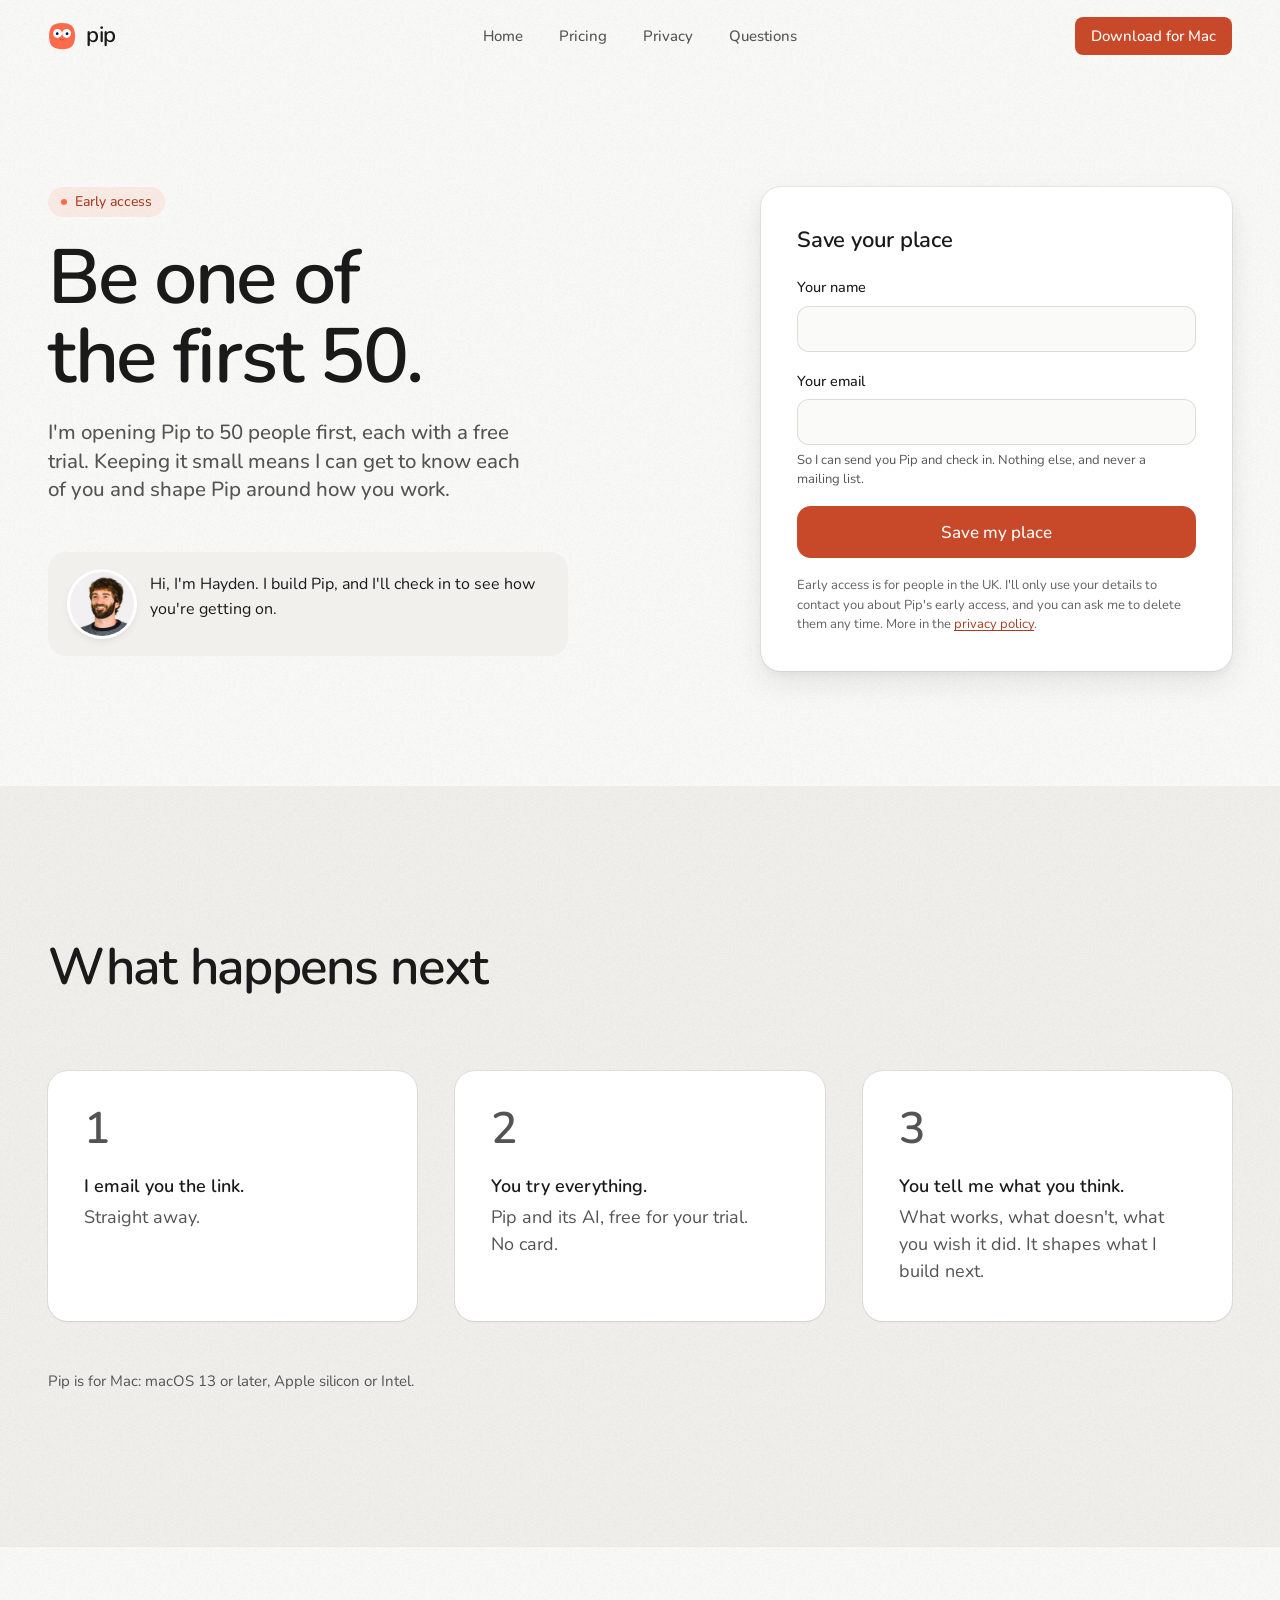
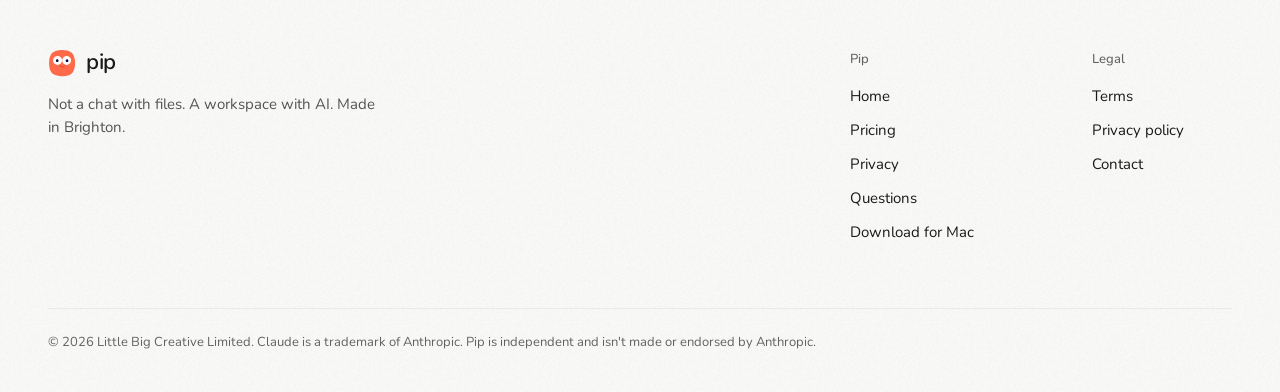
<file: download.html>
<!doctype html>
<html lang="en-GB">
<head>
<meta charset="utf-8">
<meta name="viewport" content="width=device-width, initial-scale=1, viewport-fit=cover">
<script>document.documentElement.classList.add("js");setTimeout(function(){if(!window.PIP_READY)document.documentElement.classList.add("no-reveal")},3000);</script>
<title>Be one of Pip's first 50 · Pip</title>
<meta name="description" content="Pip is opening to its first 50 people, each with a free trial. Save your place, and Pip comes to your inbox straight away.">
<link rel="canonical" href="https://hellopip.co.uk/download.html">
<link rel="preload" href="assets/fonts/nunito-latin-wght-normal.woff2" as="font" type="font/woff2" crossorigin>
<link rel="stylesheet" href="css/site.css">
<script src="js/site.js" defer></script>

<link rel="icon" type="image/svg+xml" href="assets/favicon.svg">
<link rel="icon" type="image/png" sizes="32x32" href="assets/favicon-32.png">
<link rel="icon" type="image/png" sizes="16x16" href="assets/favicon-16.png">
<link rel="apple-touch-icon" sizes="180x180" href="assets/apple-touch-icon.png">
<link rel="manifest" href="site.webmanifest">
<meta name="color-scheme" content="light dark">
<meta name="theme-color" content="#FAFAF8" media="(prefers-color-scheme: light)">
<meta name="theme-color" content="#1C1B1A" media="(prefers-color-scheme: dark)">

<meta property="og:type" content="website">
<meta property="og:site_name" content="Pip">
<meta property="og:locale" content="en_GB">
<meta property="og:title" content="Be one of Pip's first 50">
<meta property="og:description" content="Pip is opening to its first 50 people, each with a free trial. Save your place, and Pip comes to your inbox straight away.">
<meta property="og:url" content="https://hellopip.co.uk/download.html">
<meta property="og:image" content="https://hellopip.co.uk/assets/og-card.png">
<meta property="og:image:width" content="1200">
<meta property="og:image:height" content="630">
<meta property="og:image:alt" content="Pip, a workspace with AI for your Mac">
<meta name="twitter:card" content="summary_large_image">
<meta name="twitter:title" content="Be one of Pip's first 50">
<meta name="twitter:description" content="Pip is opening to its first 50 people, each with a free trial. Save your place, and Pip comes to your inbox straight away.">
<meta name="twitter:image" content="https://hellopip.co.uk/assets/og-card.png">
</head>
<body data-page="download">
<a class="skip-link" href="#main">Skip to content</a>
<svg class="sprite" width="0" height="0" aria-hidden="true" focusable="false" style="position:absolute;width:0;height:0;overflow:hidden">
  <!-- Pip, canonical idle (assets/pip/pip-idle.svg). The mouth stroke reads --mw so small faces never draw it under 1px. -->
  <symbol id="pip-face" viewBox="160 160 700 700">
    <path fill="#FF6B4A" d="M490.829 183.72C574.143 179.943 691.914 193.472 755.609 252.712C816.228 309.091 834.641 412.785 837.227 492.372C840.06 579.575 826.531 690.324 767.668 759.495C712.118 823.719 615.411 835.955 535.504 839.929C453.479 843.655 334.098 831.835 270.921 774.035C260.482 764.485 250.562 753.362 242.56 741.694C204.804 686.645 191.021 607.668 188.058 542.273C184.029 453.348 196.045 331.642 259.05 262.88C316.3 200.397 410.599 187.29 490.829 183.72Z"/>
    <path fill="#FFFFFF" d="M390.446 334.902C452.032 329.947 505.934 375.948 510.722 437.546C515.51 499.145 469.365 552.922 407.754 557.545C346.377 562.149 292.848 516.218 288.078 454.853C283.308 393.489 329.095 339.837 390.446 334.902Z"/>
    <path fill="#090A49" transform="translate(10 32)" d="M375.012 386.136C393.249 382.926 410.641 395.092 413.879 413.324C417.117 431.556 404.978 448.967 386.751 452.233C368.484 455.506 351.027 443.335 347.782 425.063C344.537 406.791 356.735 389.353 375.012 386.136Z"/>
    <path fill="#FFFFFF" d="M617.132 335.202C678.45 330.201 732.211 375.857 737.21 437.175C742.208 498.493 696.551 552.253 635.232 557.249C573.917 562.245 520.161 516.591 515.163 455.276C510.164 393.961 555.817 340.203 617.132 335.202Z"/>
    <path fill="#090A49" transform="translate(36 32)" d="M598.815 386.662C617.308 385.942 632.907 400.301 633.718 418.791C634.528 437.28 620.246 452.95 601.76 453.851C583.146 454.758 567.344 440.354 566.528 421.736C565.712 403.118 580.193 387.387 598.815 386.662Z"/>
    <path fill="none" stroke="#D4502E" stroke-linecap="round" style="stroke-width:var(--mw,20)" d="M457 590 Q512 645 567 590"/>
  </symbol>
  <!-- Pip, thinking (assets/pip/pip-thinking.svg): "something's coming" -->
  <symbol id="pip-think" viewBox="160 160 700 700">
    <path fill="#FF6B4A" d="M490.829 183.72C574.143 179.943 691.914 193.472 755.609 252.712C816.228 309.091 834.641 412.785 837.227 492.372C840.06 579.575 826.531 690.324 767.668 759.495C712.118 823.719 615.411 835.955 535.504 839.929C453.479 843.655 334.098 831.835 270.921 774.035C260.482 764.485 250.562 753.362 242.56 741.694C204.804 686.645 191.021 607.668 188.058 542.273C184.029 453.348 196.045 331.642 259.05 262.88C316.3 200.397 410.599 187.29 490.829 183.72Z"/>
    <path fill="#FFFFFF" d="M390.446 334.902C452.032 329.947 505.934 375.948 510.722 437.546C515.51 499.145 469.365 552.922 407.754 557.545C346.377 562.149 292.848 516.218 288.078 454.853C283.308 393.489 329.095 339.837 390.446 334.902Z"/>
    <path fill="#090A49" transform="translate(10 -30)" d="M375.012 386.136C393.249 382.926 410.641 395.092 413.879 413.324C417.117 431.556 404.978 448.967 386.751 452.233C368.484 455.506 351.027 443.335 347.782 425.063C344.537 406.791 356.735 389.353 375.012 386.136Z"/>
    <path fill="#FFFFFF" d="M617.132 335.202C678.45 330.201 732.211 375.857 737.21 437.175C742.208 498.493 696.551 552.253 635.232 557.249C573.917 562.245 520.161 516.591 515.163 455.276C510.164 393.961 555.817 340.203 617.132 335.202Z"/>
    <path fill="#090A49" transform="translate(36 -30)" d="M598.815 386.662C617.308 385.942 632.907 400.301 633.718 418.791C634.528 437.28 620.246 452.95 601.76 453.851C583.146 454.758 567.344 440.354 566.528 421.736C565.712 403.118 580.193 387.387 598.815 386.662Z"/>
    <path fill="none" stroke="#D4502E" stroke-linecap="round" style="stroke-width:var(--mw,20)" d="M457 598 Q512 612 567 598"/>
  </symbol>

  <!-- Lucide 1.40 (outlined, 24 grid). Stroke and size come from .i classes. -->
  <symbol id="i-image" viewBox="0 0 24 24"><rect width="18" height="18" x="3" y="3" rx="2" ry="2"/><circle cx="9" cy="9" r="2"/><path d="m21 15-3.086-3.086a2 2 0 0 0-2.828 0L6 21"/></symbol>
  <symbol id="i-menu" viewBox="0 0 24 24"><path d="M4 12h16"/><path d="M4 18h16"/><path d="M4 6h16"/></symbol>
  <symbol id="i-x" viewBox="0 0 24 24"><path d="M18 6 6 18"/><path d="m6 6 12 12"/></symbol>
  <symbol id="i-folder" viewBox="0 0 24 24"><path d="M20 20a2 2 0 0 0 2-2V8a2 2 0 0 0-2-2h-7.9a2 2 0 0 1-1.69-.9L9.6 3.9A2 2 0 0 0 7.93 3H4a2 2 0 0 0-2 2v13a2 2 0 0 0 2 2Z"/></symbol>
  <symbol id="i-file-text" viewBox="0 0 24 24"><path d="M15 2H6a2 2 0 0 0-2 2v16a2 2 0 0 0 2 2h12a2 2 0 0 0 2-2V7Z"/><path d="M14 2v4a2 2 0 0 0 2 2h4"/><path d="M10 9H8"/><path d="M16 13H8"/><path d="M16 17H8"/></symbol>
  <symbol id="i-table" viewBox="0 0 24 24"><path d="M12 3v18"/><rect width="18" height="18" x="3" y="3" rx="2"/><path d="M3 9h18"/><path d="M3 15h18"/></symbol>
  <symbol id="i-shapes" viewBox="0 0 24 24"><path d="M8.3 10a.7.7 0 0 1-.626-1.079L11.4 3a.7.7 0 0 1 1.198-.043L16.3 8.9a.7.7 0 0 1-.572 1.1Z"/><rect x="3" y="14" width="7" height="7" rx="1"/><circle cx="17.5" cy="17.5" r="3.5"/></symbol>
  <symbol id="i-presentation" viewBox="0 0 24 24"><path d="M2 3h20"/><path d="M21 3v11a2 2 0 0 1-2 2H5a2 2 0 0 1-2-2V3"/><path d="m7 21 5-5 5 5"/></symbol>
  <symbol id="i-dashboard" viewBox="0 0 24 24"><rect width="7" height="9" x="3" y="3" rx="1"/><rect width="7" height="5" x="14" y="3" rx="1"/><rect width="7" height="9" x="14" y="12" rx="1"/><rect width="7" height="5" x="3" y="16" rx="1"/></symbol>
  <symbol id="i-chevron-down" viewBox="0 0 24 24"><path d="m6 9 6 6 6-6"/></symbol>
  <symbol id="i-chevron-right" viewBox="0 0 24 24"><path d="m9 18 6-6-6-6"/></symbol>
  <symbol id="i-search" viewBox="0 0 24 24"><circle cx="11" cy="11" r="8"/><path d="m21 21-4.3-4.3"/></symbol>
  <symbol id="i-message" viewBox="0 0 24 24"><path d="M21 15a2 2 0 0 1-2 2H7l-4 4V5a2 2 0 0 1 2-2h14a2 2 0 0 1 2 2z"/></symbol>
  <symbol id="i-arrow-up" viewBox="0 0 24 24"><path d="m5 12 7-7 7 7"/><path d="M12 19V5"/></symbol>
  <symbol id="i-arrow-right" viewBox="0 0 24 24"><path d="M5 12h14"/><path d="m12 5 7 7-7 7"/></symbol>
  <symbol id="i-check" viewBox="0 0 24 24"><path d="M20 6 9 17l-5-5"/></symbol>
  <symbol id="i-rotate" viewBox="0 0 24 24"><path d="M3 12a9 9 0 1 0 9-9 9.75 9.75 0 0 0-6.74 2.74L3 8"/><path d="M3 3v5h5"/></symbol>
  <symbol id="i-hard-drive" viewBox="0 0 24 24"><path d="M22 12H2"/><path d="M5.45 5.11 2 12v6a2 2 0 0 0 2 2h16a2 2 0 0 0 2-2v-6l-3.45-6.89A2 2 0 0 0 16.76 4H7.24a2 2 0 0 0-1.79 1.11z"/><path d="M6 16h.01"/><path d="M10 16h.01"/></symbol>
  <symbol id="i-globe" viewBox="0 0 24 24"><circle cx="12" cy="12" r="10"/><path d="M12 2a14.5 14.5 0 0 0 0 20 14.5 14.5 0 0 0 0-20"/><path d="M2 12h20"/></symbol>
  <symbol id="i-eye-off" viewBox="0 0 24 24"><path d="M10.733 5.076a10.744 10.744 0 0 1 11.205 6.575 1 1 0 0 1 0 .696 10.747 10.747 0 0 1-1.444 2.49"/><path d="M14.084 14.158a3 3 0 0 1-4.242-4.242"/><path d="M17.479 17.499a10.75 10.75 0 0 1-15.417-5.151 1 1 0 0 1 0-.696 10.75 10.75 0 0 1 4.446-5.143"/><path d="m2 2 20 20"/></symbol>
  <symbol id="i-folder-lock" viewBox="0 0 24 24"><rect width="8" height="5" x="14" y="17" rx="1"/><path d="M10 20H4a2 2 0 0 1-2-2V5a2 2 0 0 1 2-2h3.9a2 2 0 0 1 1.69.9l.81 1.2a2 2 0 0 0 1.67.9H20a2 2 0 0 1 2 2v2.5"/><path d="M20 17v-2a2 2 0 1 0-4 0v2"/></symbol>
  <symbol id="i-map-pin" viewBox="0 0 24 24"><path d="M20 10c0 4.993-5.539 10.193-7.399 11.799a1 1 0 0 1-1.202 0C9.539 20.193 4 14.993 4 10a8 8 0 0 1 16 0"/><circle cx="12" cy="10" r="3"/></symbol>
  <symbol id="i-ban" viewBox="0 0 24 24"><circle cx="12" cy="12" r="10"/><path d="m4.9 4.9 14.2 14.2"/></symbol>
  <symbol id="i-shield-check" viewBox="0 0 24 24"><path d="M20 13c0 5-3.5 7.5-7.66 8.95a1 1 0 0 1-.67-.01C7.5 20.5 4 18 4 13V6a1 1 0 0 1 1-1c2 0 4.5-1.2 6.24-2.72a1.17 1.17 0 0 1 1.52 0C14.51 3.81 17 5 19 5a1 1 0 0 1 1 1z"/><path d="m9 12 2 2 4-4"/></symbol>
  <symbol id="i-sun" viewBox="0 0 24 24"><circle cx="12" cy="12" r="4"/><path d="M12 2v2"/><path d="M12 20v2"/><path d="m4.93 4.93 1.41 1.41"/><path d="m17.66 17.66 1.41 1.41"/><path d="M2 12h2"/><path d="M20 12h2"/><path d="m6.34 17.66-1.41 1.41"/><path d="m19.07 4.93-1.41 1.41"/></symbol>
  <symbol id="i-crop" viewBox="0 0 24 24"><path d="M6 2v14a2 2 0 0 0 2 2h14"/><path d="M18 22V8a2 2 0 0 0-2-2H2"/></symbol>
  <symbol id="i-eraser" viewBox="0 0 24 24"><path d="m7 21-4.3-4.3c-1-1-1-2.5 0-3.4l9.6-9.6c1-1 2.5-1 3.4 0l5.6 5.6c1 1 1 2.5 0 3.4L13 21"/><path d="M22 21H7"/><path d="m5 11 9 9"/></symbol>
  <symbol id="i-undo" viewBox="0 0 24 24"><path d="M9 14 4 9l5-5"/><path d="M4 9h10.5a5.5 5.5 0 0 1 5.5 5.5a5.5 5.5 0 0 1-5.5 5.5H11"/></symbol>
  <symbol id="i-download" viewBox="0 0 24 24"><path d="M12 15V3"/><path d="M21 15v4a2 2 0 0 1-2 2H5a2 2 0 0 1-2-2v-4"/><path d="m7 10 5 5 5-5"/></symbol>
  <symbol id="i-settings" viewBox="0 0 24 24"><path d="M12.22 2h-.44a2 2 0 0 0-2 2v.18a2 2 0 0 1-1 1.73l-.43.25a2 2 0 0 1-2 0l-.15-.08a2 2 0 0 0-2.73.73l-.22.38a2 2 0 0 0 .73 2.73l.15.1a2 2 0 0 1 1 1.72v.51a2 2 0 0 1-1 1.74l-.15.09a2 2 0 0 0-.73 2.73l.22.38a2 2 0 0 0 2.73.73l.15-.08a2 2 0 0 1 2 0l.43.25a2 2 0 0 1 1 1.73V20a2 2 0 0 0 2 2h.44a2 2 0 0 0 2-2v-.18a2 2 0 0 1 1-1.73l.43-.25a2 2 0 0 1 2 0l.15.08a2 2 0 0 0 2.73-.73l.22-.39a2 2 0 0 0-.73-2.73l-.15-.08a2 2 0 0 1-1-1.74v-.5a2 2 0 0 1 1-1.74l.15-.09a2 2 0 0 0 .73-2.73l-.22-.38a2 2 0 0 0-2.73-.73l-.15.08a2 2 0 0 1-2 0l-.43-.25a2 2 0 0 1-1-1.73V4a2 2 0 0 0-2-2z"/><circle cx="12" cy="12" r="3"/></symbol>

  <!-- Fabric swatches for the canvas job: patterns in the system's own colours, not photos -->
  <defs>
    <pattern id="pt-leaf" width="14" height="14" patternUnits="userSpaceOnUse"><rect width="14" height="14" fill="#7A9278"/><path d="M3 11c1.6-4.6 5.4-6.6 8-7.2-.8 3.2-3.2 6.4-8 7.2z" fill="#9AB398"/></pattern>
    <pattern id="pt-dots" width="9" height="9" patternUnits="userSpaceOnUse"><rect width="9" height="9" fill="#E8E5E0"/><circle cx="4.5" cy="4.5" r="1.5" fill="#090A49" fill-opacity=".55"/></pattern>
    <pattern id="pt-stripe" width="10" height="10" patternUnits="userSpaceOnUse" patternTransform="rotate(90)"><rect width="10" height="10" fill="#F2F0ED"/><rect width="4" height="10" fill="#B07C18" fill-opacity=".55"/></pattern>
  </defs>
</svg>
<header class="site-header" data-header>
  <div class="container header-row">
    <a class="brand" href="index.html" aria-label="Pip, home"><svg class="pf pf-28" aria-hidden="true" focusable="false"><use href="#pip-face"/></svg><span class="brand-word">pip</span></a>
    <nav class="nav" aria-label="Main">
      <a href="index.html" data-nav="index">Home</a>
      <a href="pricing.html" data-nav="pricing">Pricing</a>
      <a href="privacy.html" data-nav="privacy">Privacy</a>
      <a href="questions.html" data-nav="questions">Questions</a>
    </nav>
    <div class="header-end">
      <a class="btn btn--primary btn--sm" href="download.html?start=1" data-nav="download" aria-current="page"><span>Download<span class="hide-sm"> for Mac</span></span></a>
      <button class="menu-btn" type="button" aria-expanded="false" aria-controls="site-menu" aria-label="Menu" data-menu-btn>
        <svg class="i i-20 i-open" aria-hidden="true" focusable="false"><use href="#i-menu"/></svg>
        <svg class="i i-20 i-close" aria-hidden="true" focusable="false"><use href="#i-x"/></svg>
      </button>
    </div>
  </div>
  <nav class="sheet" id="site-menu" aria-label="Menu" data-sheet hidden>
    <a href="index.html" data-nav="index">Home <svg class="i i-20" aria-hidden="true" focusable="false"><use href="#i-chevron-right"/></svg></a>
    <a href="pricing.html" data-nav="pricing">Pricing <svg class="i i-20" aria-hidden="true" focusable="false"><use href="#i-chevron-right"/></svg></a>
    <a href="privacy.html" data-nav="privacy">Privacy <svg class="i i-20" aria-hidden="true" focusable="false"><use href="#i-chevron-right"/></svg></a>
    <a href="questions.html" data-nav="questions">Questions <svg class="i i-20" aria-hidden="true" focusable="false"><use href="#i-chevron-right"/></svg></a>
  </nav>
</header>
<main id="main">

<!-- ═══ The first 50 ═══════════════════════════════════════════════════════ -->
<section class="section page-top join-top" aria-labelledby="join-h">
  <div class="container grid12 join-grid">
    <div class="join-intro">
      <div class="page-hero">
        <p class="join-kicker">Early access</p>
        <h1 class="h1" id="join-h">Be one of the first 50.</h1>
        <p class="lead">I'm opening Pip to 50 people first, each with a free trial. Keeping it small means I can get to know each of you and shape Pip around how you work.</p>
      </div>
      <figure class="join-note">
        <img class="join-face" src="assets/img/hayden-avatar.jpg" width="320" height="320" alt="Hayden" decoding="async">
        <blockquote>
          <p>Hi, I'm Hayden. I build Pip, and I'll check in to see how you're getting on.</p>
        </blockquote>
      </figure>
    </div>
    <div class="join-card" data-signup>
      <form class="join-form" data-signup-form data-endpoint="https://lctzxriuwckajvpaqfyt.supabase.co/rest/v1/rpc/join_waitlist" data-key="sb_publishable_SS6zlj3qIMi6wj2zP-7d6w_b889_65v" novalidate>
        <h2 class="join-h">Save your place</h2>
        <div class="field">
          <label for="join-name">Your name</label>
          <input id="join-name" name="name" type="text" autocomplete="name" maxlength="120" required>
        </div>
        <div class="field">
          <label for="join-email">Your email</label>
          <input id="join-email" name="email" type="email" autocomplete="email" maxlength="254" required aria-describedby="join-email-why">
          <p class="field-hint" id="join-email-why">So I can send you Pip and check in. Nothing else, and never a mailing list.</p>
        </div>
        <div class="field-trap" aria-hidden="true"><label for="join-site">Leave this empty</label><input id="join-site" name="website" type="text" tabindex="-1" autocomplete="off"></div>
        <p class="join-error" data-signup-error role="alert" hidden></p>
        <button type="submit" class="btn btn--primary join-btn" data-signup-btn>Save my place</button>
        <p class="join-small">Early access is for people in the UK. I'll only use your details to contact you about Pip's early access, and you can ask me to delete them any time. More in the <a href="privacy-policy.html">privacy policy</a>.</p>
      </form>
      <form class="join-form join-more" data-signup-more hidden novalidate tabindex="-1" aria-labelledby="join-more-h">
        <p class="join-saved"><svg class="i i-16" aria-hidden="true" focusable="false"><use href="#i-check"/></svg><span data-signup-saved>Your place is saved.</span></p>
        <h2 class="join-h" id="join-more-h">Three quick questions</h2>
        <p class="join-more-why">They help me make sure Pip reaches the right people and gets used in the right way, and that you get the right kind of help from me, whatever that looks like. All optional.</p>
        <div class="field">
          <label for="join-about">What do you do?</label>
          <input id="join-about" name="about" type="text" maxlength="300" placeholder="I run a small lampshade studio">
        </div>
        <fieldset class="field join-q">
          <legend>How comfortable are you with AI?</legend>
          <div class="join-scale">
            <label class="join-pill"><input type="radio" name="ai_level" value="1" aria-label="1: Never tried it"><span>1</span></label>
            <label class="join-pill"><input type="radio" name="ai_level" value="2" aria-label="2: Tried it once or twice"><span>2</span></label>
            <label class="join-pill"><input type="radio" name="ai_level" value="3" aria-label="3: Use it now and then"><span>3</span></label>
            <label class="join-pill"><input type="radio" name="ai_level" value="4" aria-label="4: Use it most weeks"><span>4</span></label>
            <label class="join-pill"><input type="radio" name="ai_level" value="5" aria-label="5: Use it every day"><span>5</span></label>
          </div>
          <p class="join-scale-ends" data-ai-level-text aria-hidden="true"><span>Never tried it</span><span>Use it every day</span></p>
        </fieldset>
        <fieldset class="field join-q">
          <legend>Do you pay for an AI at the moment?</legend>
          <div class="join-chips">
            <label class="join-pill"><input type="radio" name="ai_pays" value="none"><span>No</span></label>
            <label class="join-pill"><input type="radio" name="ai_pays" value="chatgpt"><span>ChatGPT</span></label>
            <label class="join-pill"><input type="radio" name="ai_pays" value="claude"><span>Claude</span></label>
            <label class="join-pill"><input type="radio" name="ai_pays" value="other"><span>Another one</span></label>
          </div>
        </fieldset>
        <p class="join-error" data-signup-more-error role="alert" hidden></p>
        <div class="join-more-btns">
          <button type="submit" class="btn btn--primary" data-signup-more-btn>Send</button>
          <button type="button" class="btn btn--secondary" data-signup-skip>Skip</button>
        </div>
      </form>
      <div class="join-done" data-signup-done hidden tabindex="-1">
        <span class="join-done-face"><svg class="pf pf-48" aria-hidden="true" focusable="false"><use href="#pip-face"/></svg></span>
        <h2 class="join-h" data-signup-thanks>Thanks.</h2>
        <p data-signup-next>I've sent Pip to you. If it isn't there in a few minutes, check your junk folder.</p>
        <p class="join-small">Pip runs on Macs with macOS 13 or later, Apple silicon or Intel.</p>
      </div>
    </div>
  </div>
</section>

<!-- ═══ What happens next ══════════════════════════════════════════════════ -->
<section class="section band" aria-labelledby="next-h">
  <div class="container">
    <div class="sec-head" data-reveal>
      <h2 class="h2" id="next-h">What happens next</h2>
    </div>
    <ol class="steps stack-gap" data-reveal>
      <li class="card step"><span class="step-n tnum" aria-hidden="true">1</span><p><b>I email you the link.</b> Straight away.</p></li>
      <li class="card step"><span class="step-n tnum" aria-hidden="true">2</span><p><b>You try everything.</b> Pip and its AI, free for your trial. No card.</p></li>
      <li class="card step"><span class="step-n tnum" aria-hidden="true">3</span><p><b>You tell me what you think.</b> What works, what doesn't, what you wish it did. It shapes what I build next.</p></li>
    </ol>
    <p class="join-mac" data-reveal>Pip is for Mac: macOS 13 or later, Apple silicon or Intel.</p>
  </div>
</section>
</main>
<footer class="site-footer">
  <div class="container footer-grid">
    <div class="footer-about">
      <a class="brand" href="index.html" aria-label="Pip, home"><svg class="pf pf-28" aria-hidden="true" focusable="false"><use href="#pip-face"/></svg><span class="brand-word">pip</span></a>
      <p>Not a chat with files. A workspace with AI. Made in Brighton.</p>
    </div>
    <nav class="footer-col" aria-labelledby="footer-pip">
      <h2 id="footer-pip">Pip</h2>
      <a href="index.html">Home</a>
      <a href="pricing.html">Pricing</a>
      <a href="privacy.html">Privacy</a>
      <a href="questions.html">Questions</a>
      <a href="download.html?start=1">Download for Mac</a>
    </nav>
    <div class="footer-col">
      <h2>Legal</h2>
      <a href="terms.html">Terms</a>
      <a href="privacy-policy.html">Privacy policy</a>
      <a href="mailto:hello@haydenslaughter.co.uk">Contact</a>
    </div>
    <p class="footer-small">© <span data-date="year">2026</span> Little Big Creative Limited. Claude is a trademark of Anthropic. Pip is independent and isn't made or endorsed by Anthropic.</p>
  </div>
</footer>
</body>
</html>
</file>
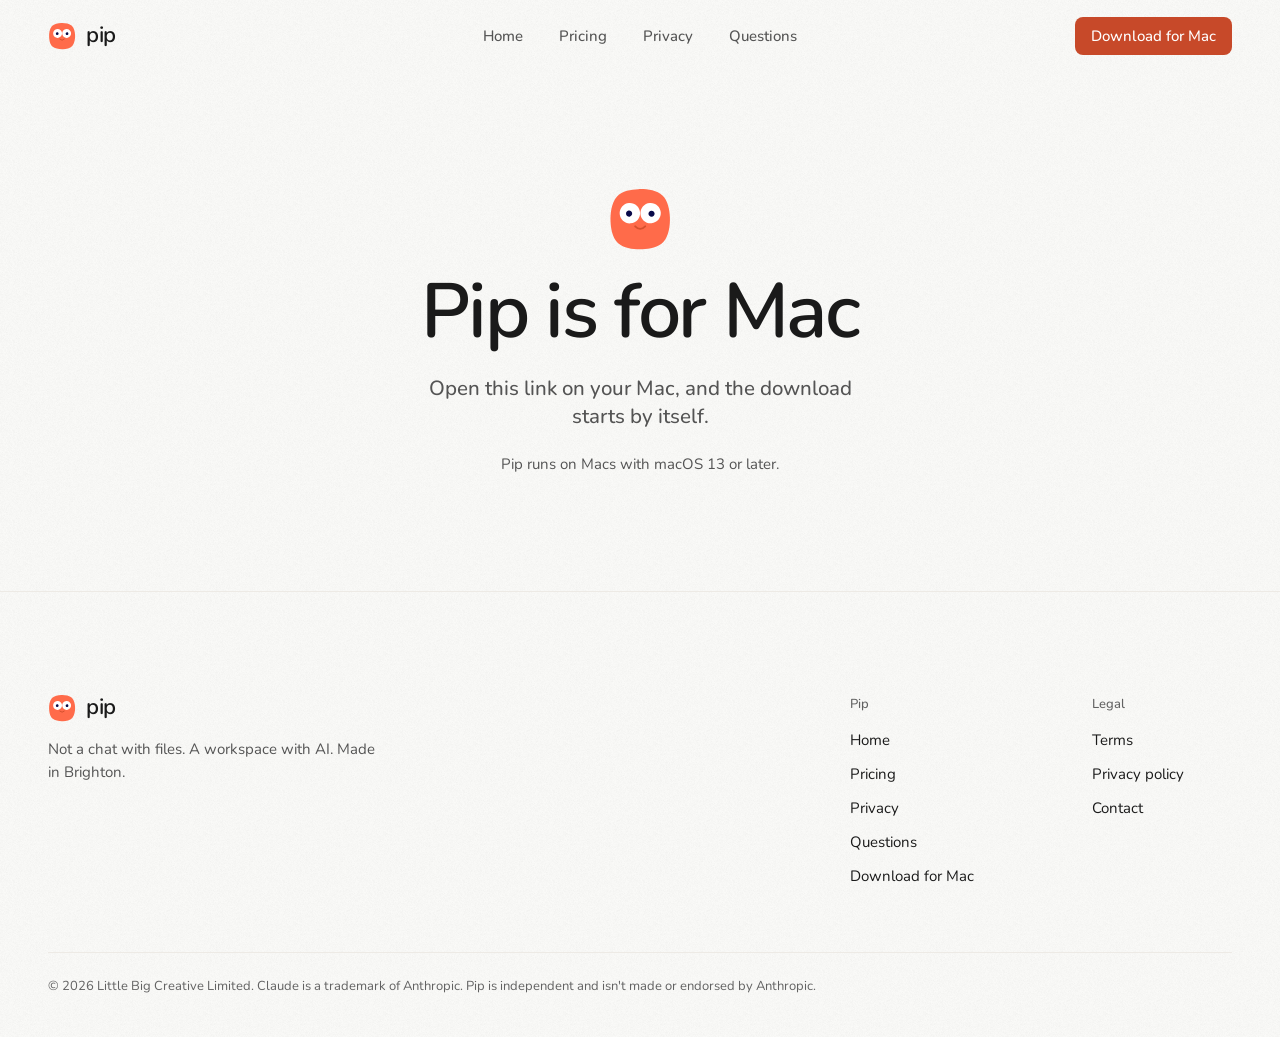
<file: get.html>
<!doctype html>
<html lang="en-GB">
<head>
<meta charset="utf-8">
<meta name="viewport" content="width=device-width, initial-scale=1, viewport-fit=cover">
<script>document.documentElement.classList.add("js");setTimeout(function(){if(!window.PIP_READY)document.documentElement.classList.add("no-reveal")},3000);</script>
<title>Download Pip for Mac · Pip</title>
<meta name="description" content="Download Pip for your Mac. It runs on macOS 13 or later, on Apple silicon and Intel Macs.">
<link rel="canonical" href="https://hellopip.co.uk/get">
<meta name="robots" content="noindex">
<link rel="preload" href="assets/fonts/nunito-latin-wght-normal.woff2" as="font" type="font/woff2" crossorigin>
<link rel="stylesheet" href="css/site.css">
<script src="js/site.js" defer></script>

<link rel="icon" type="image/svg+xml" href="assets/favicon.svg">
<link rel="icon" type="image/png" sizes="32x32" href="assets/favicon-32.png">
<link rel="icon" type="image/png" sizes="16x16" href="assets/favicon-16.png">
<link rel="apple-touch-icon" sizes="180x180" href="assets/apple-touch-icon.png">
<link rel="manifest" href="site.webmanifest">
<meta name="color-scheme" content="light dark">
<meta name="theme-color" content="#FAFAF8" media="(prefers-color-scheme: light)">
<meta name="theme-color" content="#1C1B1A" media="(prefers-color-scheme: dark)">
</head>
<body data-page="get">
<a class="skip-link" href="#main">Skip to content</a>
<svg class="sprite" width="0" height="0" aria-hidden="true" focusable="false" style="position:absolute;width:0;height:0;overflow:hidden">
  <!-- Pip, canonical idle (assets/pip/pip-idle.svg). The mouth stroke reads --mw so small faces never draw it under 1px. -->
  <symbol id="pip-face" viewBox="160 160 700 700">
    <path fill="#FF6B4A" d="M490.829 183.72C574.143 179.943 691.914 193.472 755.609 252.712C816.228 309.091 834.641 412.785 837.227 492.372C840.06 579.575 826.531 690.324 767.668 759.495C712.118 823.719 615.411 835.955 535.504 839.929C453.479 843.655 334.098 831.835 270.921 774.035C260.482 764.485 250.562 753.362 242.56 741.694C204.804 686.645 191.021 607.668 188.058 542.273C184.029 453.348 196.045 331.642 259.05 262.88C316.3 200.397 410.599 187.29 490.829 183.72Z"/>
    <path fill="#FFFFFF" d="M390.446 334.902C452.032 329.947 505.934 375.948 510.722 437.546C515.51 499.145 469.365 552.922 407.754 557.545C346.377 562.149 292.848 516.218 288.078 454.853C283.308 393.489 329.095 339.837 390.446 334.902Z"/>
    <path fill="#090A49" transform="translate(10 32)" d="M375.012 386.136C393.249 382.926 410.641 395.092 413.879 413.324C417.117 431.556 404.978 448.967 386.751 452.233C368.484 455.506 351.027 443.335 347.782 425.063C344.537 406.791 356.735 389.353 375.012 386.136Z"/>
    <path fill="#FFFFFF" d="M617.132 335.202C678.45 330.201 732.211 375.857 737.21 437.175C742.208 498.493 696.551 552.253 635.232 557.249C573.917 562.245 520.161 516.591 515.163 455.276C510.164 393.961 555.817 340.203 617.132 335.202Z"/>
    <path fill="#090A49" transform="translate(36 32)" d="M598.815 386.662C617.308 385.942 632.907 400.301 633.718 418.791C634.528 437.28 620.246 452.95 601.76 453.851C583.146 454.758 567.344 440.354 566.528 421.736C565.712 403.118 580.193 387.387 598.815 386.662Z"/>
    <path fill="none" stroke="#D4502E" stroke-linecap="round" style="stroke-width:var(--mw,20)" d="M457 590 Q512 645 567 590"/>
  </symbol>
  <symbol id="i-menu" viewBox="0 0 24 24"><path d="M4 12h16"/><path d="M4 18h16"/><path d="M4 6h16"/></symbol>
  <symbol id="i-x" viewBox="0 0 24 24"><path d="M18 6 6 18"/><path d="m6 6 12 12"/></symbol>
  <symbol id="i-chevron-right" viewBox="0 0 24 24"><path d="m9 18 6-6-6-6"/></symbol>
  <symbol id="i-check" viewBox="0 0 24 24"><path d="M20 6 9 17l-5-5"/></symbol>
  <symbol id="i-download" viewBox="0 0 24 24"><path d="M12 15V3"/><path d="M21 15v4a2 2 0 0 1-2 2H5a2 2 0 0 1-2-2v-4"/><path d="m7 10 5 5 5-5"/></symbol>
</svg>
<header class="site-header" data-header>
  <div class="container header-row">
    <a class="brand" href="index.html" aria-label="Pip, home"><svg class="pf pf-28" aria-hidden="true" focusable="false"><use href="#pip-face"/></svg><span class="brand-word">pip</span></a>
    <nav class="nav" aria-label="Main">
      <a href="index.html" data-nav="index">Home</a>
      <a href="pricing.html" data-nav="pricing">Pricing</a>
      <a href="privacy.html" data-nav="privacy">Privacy</a>
      <a href="questions.html" data-nav="questions">Questions</a>
    </nav>
    <div class="header-end">
      <a class="btn btn--primary btn--sm" href="download.html?start=1" data-nav="download"><span>Download<span class="hide-sm"> for Mac</span></span></a>
      <button class="menu-btn" type="button" aria-expanded="false" aria-controls="site-menu" aria-label="Menu" data-menu-btn>
        <svg class="i i-20 i-open" aria-hidden="true" focusable="false"><use href="#i-menu"/></svg>
        <svg class="i i-20 i-close" aria-hidden="true" focusable="false"><use href="#i-x"/></svg>
      </button>
    </div>
  </div>
  <nav class="sheet" id="site-menu" aria-label="Menu" data-sheet hidden>
    <a href="index.html" data-nav="index">Home <svg class="i i-20" aria-hidden="true" focusable="false"><use href="#i-chevron-right"/></svg></a>
    <a href="pricing.html" data-nav="pricing">Pricing <svg class="i i-20" aria-hidden="true" focusable="false"><use href="#i-chevron-right"/></svg></a>
    <a href="privacy.html" data-nav="privacy">Privacy <svg class="i i-20" aria-hidden="true" focusable="false"><use href="#i-chevron-right"/></svg></a>
    <a href="questions.html" data-nav="questions">Questions <svg class="i i-20" aria-hidden="true" focusable="false"><use href="#i-chevron-right"/></svg></a>
  </nav>
</header>
<main id="main">

<!-- ═══ The download ═══════════════════════════════════════════════════════
     The sign-up email's button lands here. On a Mac the right .dmg starts by
     itself (js/site.js, getPip): the latest release's file, read from GitHub's
     API, or the files below when the API can't be reached. Never the releases
     page. The links are the no-JS version; update them with each release so
     the fallback stays close (an older Pip offers the update when it opens). -->
<section class="section page-top" aria-labelledby="get-h" data-get
         data-arm="https://github.com/hello-hayden-slaughter/Pip-release/releases/download/v0.6.7/Pip-0.6.7-arm64.dmg"
         data-intel="https://github.com/hello-hayden-slaughter/Pip-release/releases/download/v0.6.7/Pip-0.6.7-x64.dmg">
  <div class="container">
    <div class="page-hero page-hero--center get-hero">
      <svg class="pf pf-64" aria-hidden="true" focusable="false"><use href="#pip-face"/></svg>
      <h1 class="h1" id="get-h" data-get-title>Download Pip for Mac</h1>
      <p class="lead" data-get-lead>Pick the one for your Mac. To check which you have, open the Apple menu, then About This Mac: a line called Chip means Apple silicon, and a Processor line that says Intel means Intel.</p>
      <div class="btn-row btn-row--center" data-get-btns>
        <a class="btn btn--primary" href="https://github.com/hello-hayden-slaughter/Pip-release/releases/download/v0.6.7/Pip-0.6.7-arm64.dmg" data-get-main><svg class="i i-20" aria-hidden="true" focusable="false"><use href="#i-download"/></svg><span data-get-main-label>Apple silicon Mac</span></a>
        <a class="btn btn--secondary" href="https://github.com/hello-hayden-slaughter/Pip-release/releases/download/v0.6.7/Pip-0.6.7-x64.dmg" data-get-alt><span data-get-alt-label>Intel Mac</span></a>
      </div>
      <p class="get-small" data-get-small>It runs on macOS 13 or later. It's about 300 MB.</p>
    </div>

    <ol class="steps stack-gap" data-get-steps aria-label="Then">
      <li class="card step"><span class="step-n tnum" aria-hidden="true">1</span><p><b>Open the download.</b> It's called Pip, in your Downloads folder.</p></li>
      <li class="card step"><span class="step-n tnum" aria-hidden="true">2</span><p><b>Drag Pip into Applications.</b> Then open it from there.</p></li>
      <li class="card step"><span class="step-n tnum" aria-hidden="true">3</span><p><b>Sign in with your Apple ID.</b> And you're in.</p></li>
    </ol>
  </div>
</section>
</main>
<footer class="site-footer">
  <div class="container footer-grid">
    <div class="footer-about">
      <a class="brand" href="index.html" aria-label="Pip, home"><svg class="pf pf-28" aria-hidden="true" focusable="false"><use href="#pip-face"/></svg><span class="brand-word">pip</span></a>
      <p>Not a chat with files. A workspace with AI. Made in Brighton.</p>
    </div>
    <nav class="footer-col" aria-labelledby="footer-pip">
      <h2 id="footer-pip">Pip</h2>
      <a href="index.html">Home</a>
      <a href="pricing.html">Pricing</a>
      <a href="privacy.html">Privacy</a>
      <a href="questions.html">Questions</a>
      <a href="download.html?start=1">Download for Mac</a>
    </nav>
    <div class="footer-col">
      <h2>Legal</h2>
      <a href="terms.html">Terms</a>
      <a href="privacy-policy.html">Privacy policy</a>
      <a href="mailto:hello@haydenslaughter.co.uk">Contact</a>
    </div>
    <p class="footer-small">© <span data-date="year">2026</span> Little Big Creative Limited. Claude is a trademark of Anthropic. Pip is independent and isn't made or endorsed by Anthropic.</p>
  </div>
</footer>
</body>
</html>
</file>
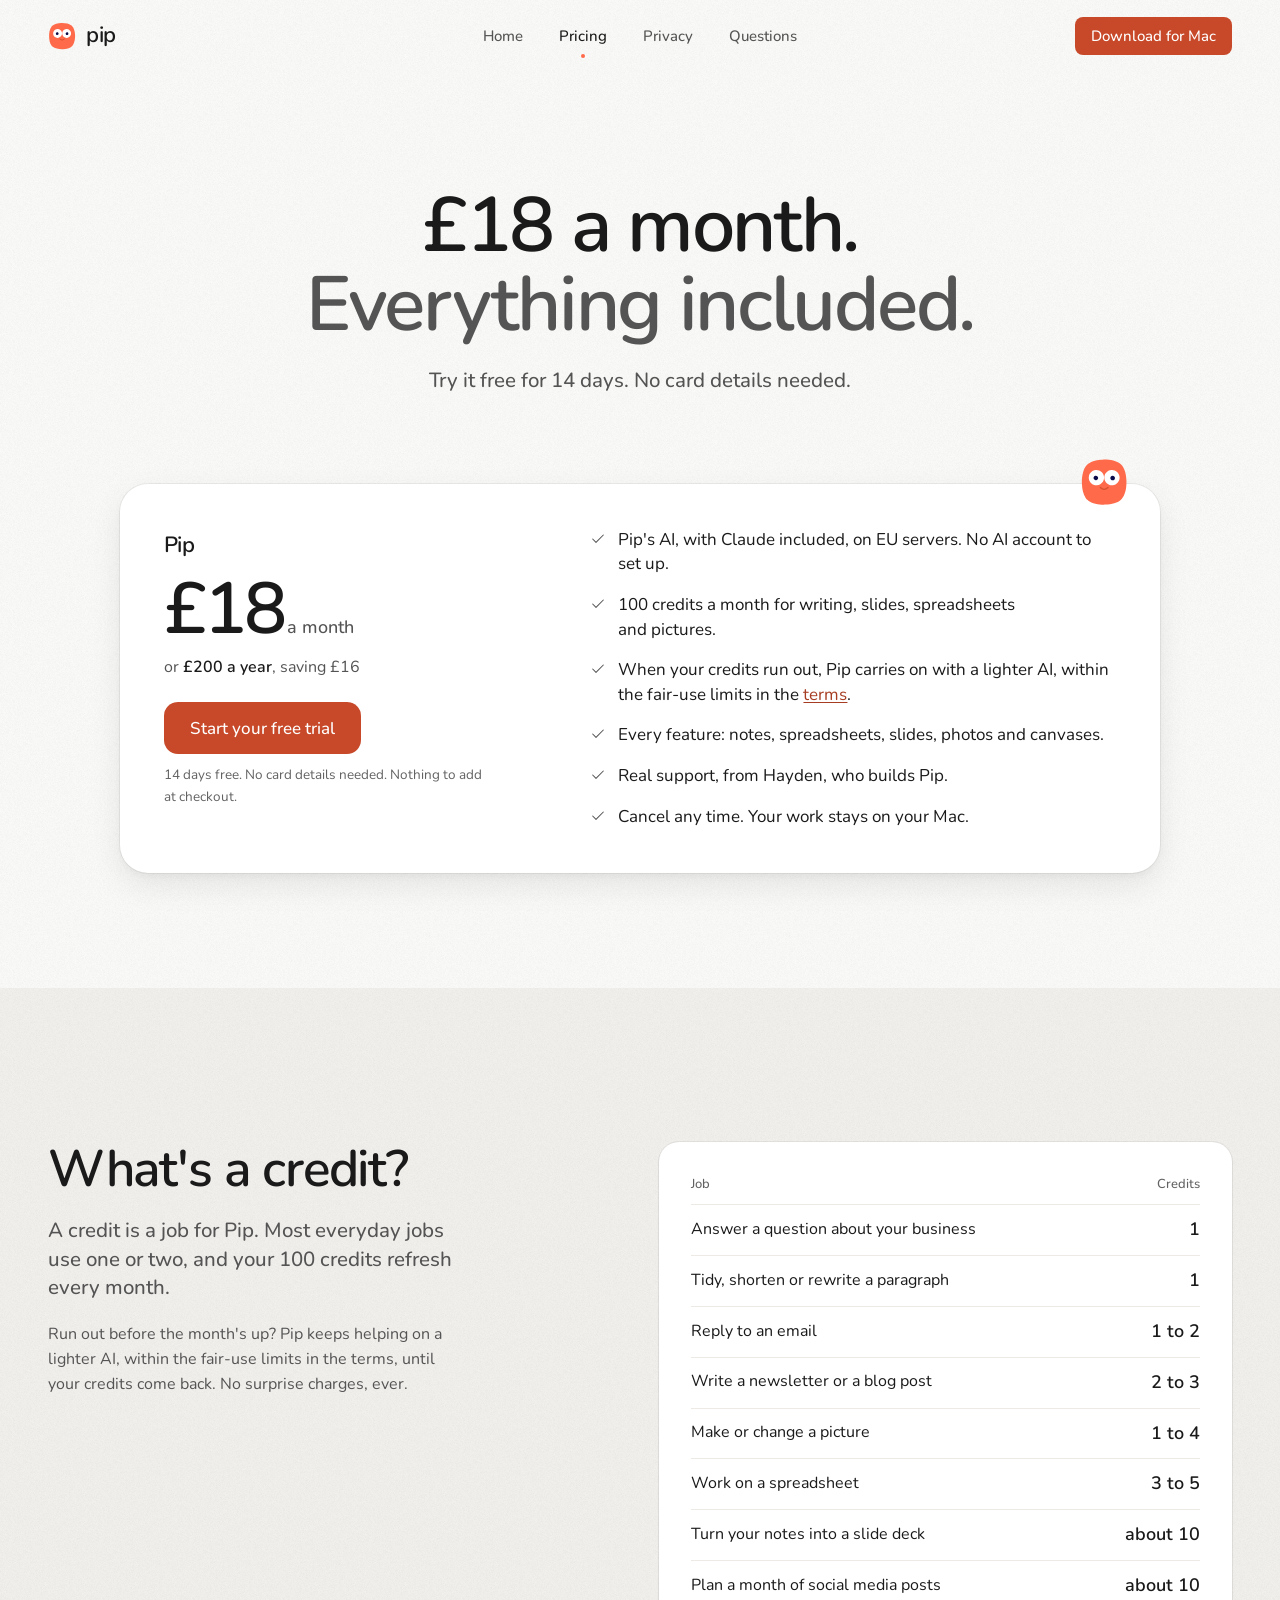
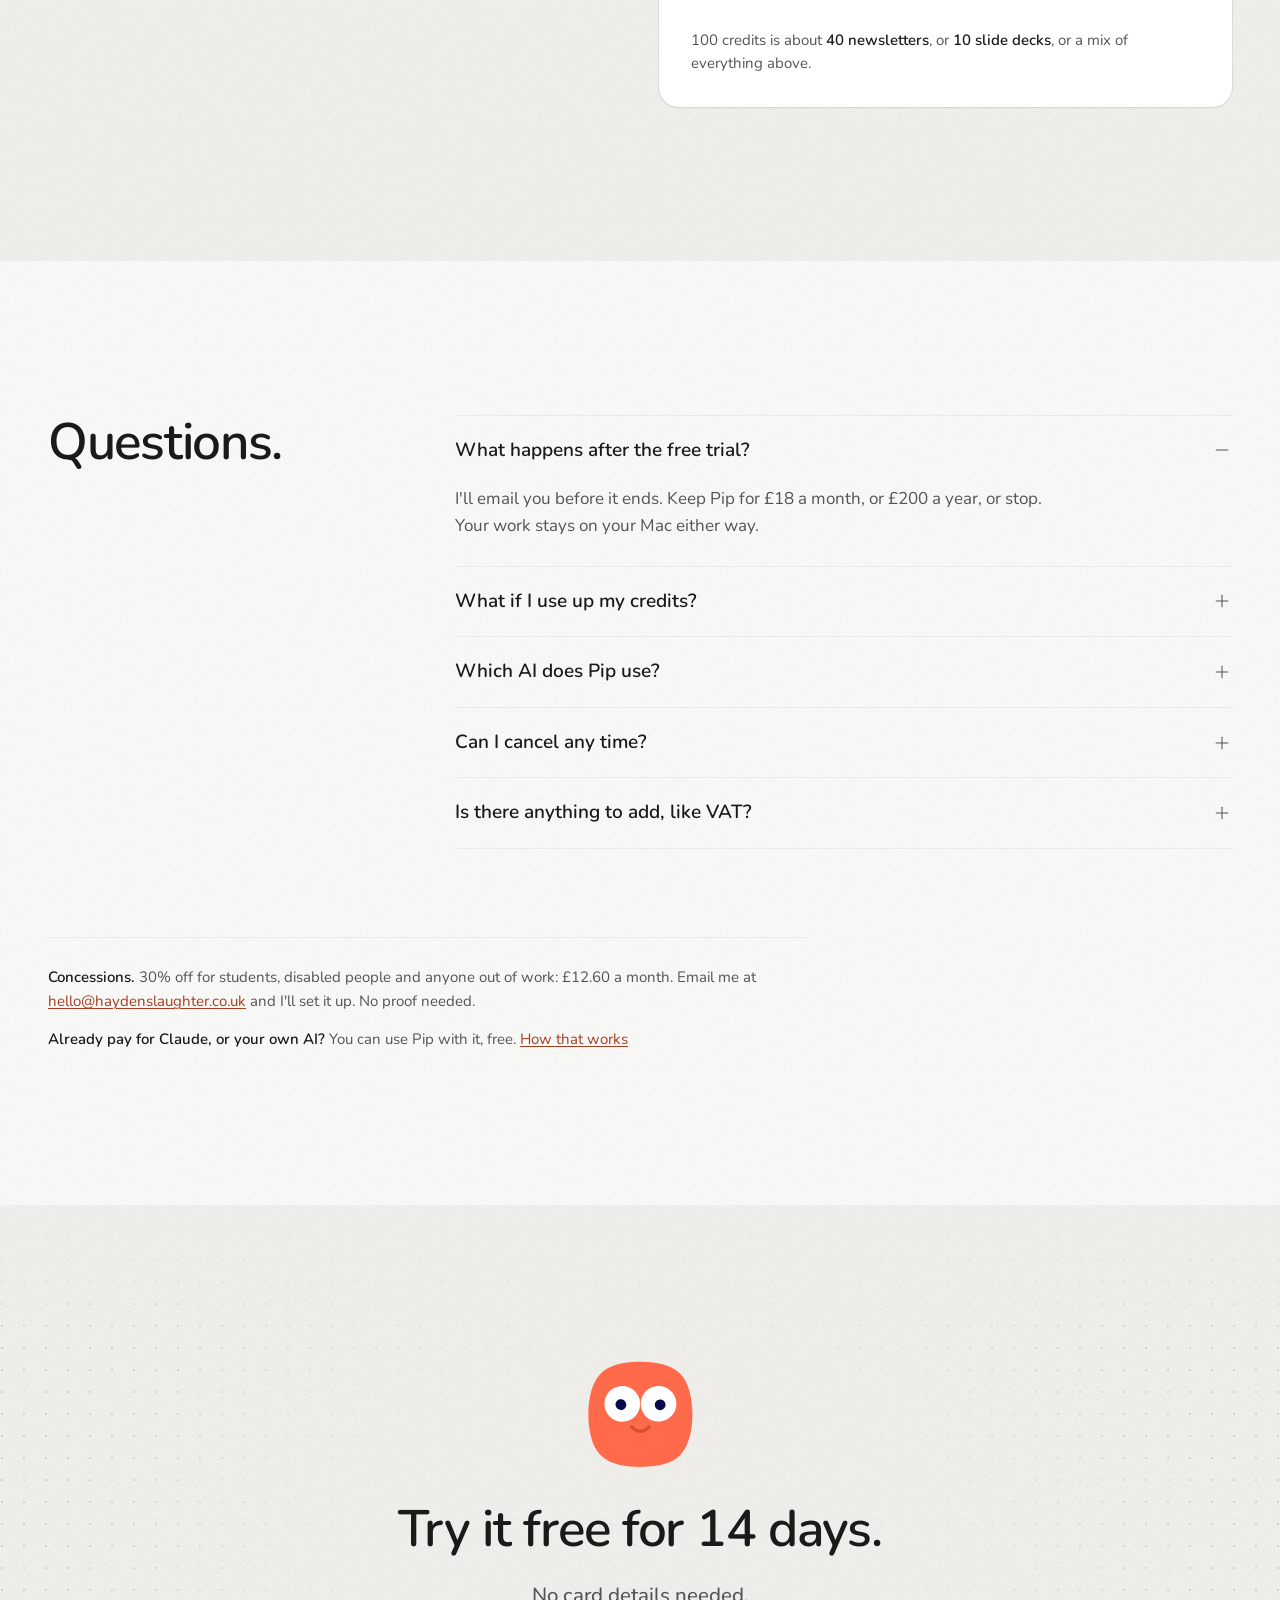
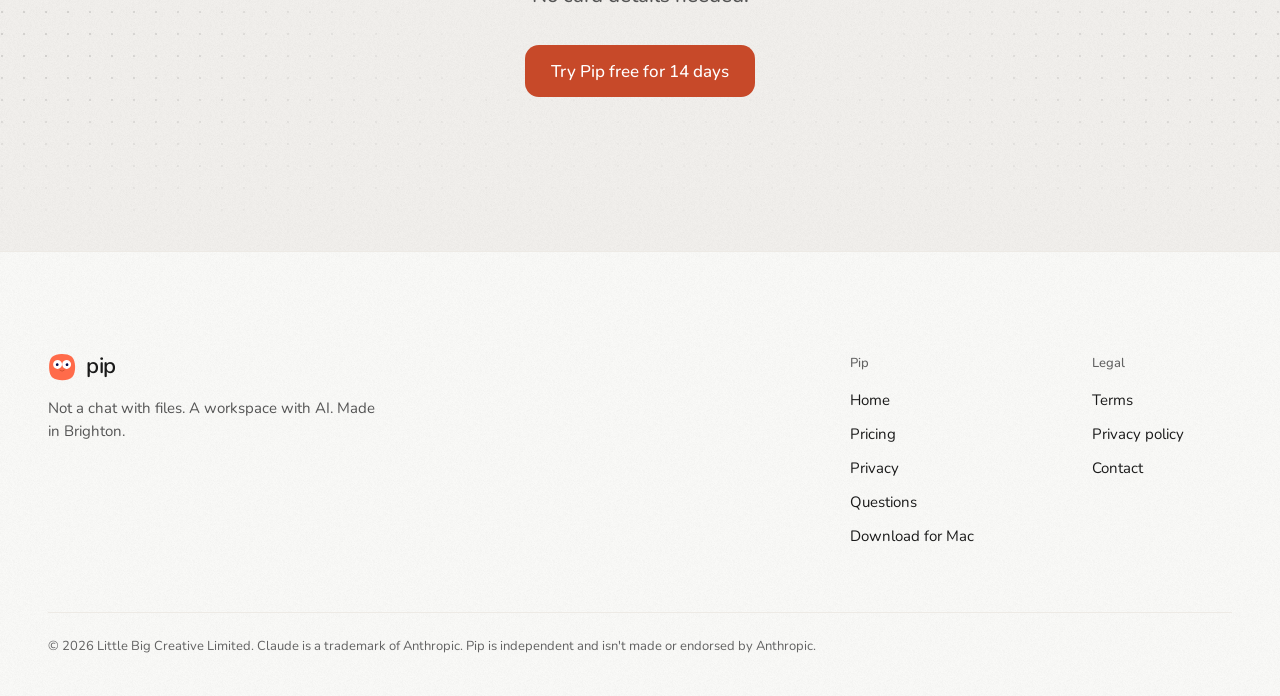
<file: pricing.html>
<!doctype html>
<html lang="en-GB">
<head>
<meta charset="utf-8">
<meta name="viewport" content="width=device-width, initial-scale=1, viewport-fit=cover">
<script>document.documentElement.classList.add("js");setTimeout(function(){if(!window.PIP_READY)document.documentElement.classList.add("no-reveal")},3000);</script>
<title>Pricing · Pip</title>
<meta name="description" content="£18 a month, or £200 a year. Everything included: Pip's AI, 100 credits a month and real support. Try it free for 14 days, no card details needed.">
<link rel="canonical" href="https://hellopip.co.uk/pricing.html">
<link rel="preload" href="assets/fonts/nunito-latin-wght-normal.woff2" as="font" type="font/woff2" crossorigin>
<link rel="stylesheet" href="css/site.css">
<script src="js/site.js" defer></script>

<link rel="icon" type="image/svg+xml" href="assets/favicon.svg">
<link rel="icon" type="image/png" sizes="32x32" href="assets/favicon-32.png">
<link rel="icon" type="image/png" sizes="16x16" href="assets/favicon-16.png">
<link rel="apple-touch-icon" sizes="180x180" href="assets/apple-touch-icon.png">
<link rel="manifest" href="site.webmanifest">
<meta name="color-scheme" content="light dark">
<meta name="theme-color" content="#FAFAF8" media="(prefers-color-scheme: light)">
<meta name="theme-color" content="#1C1B1A" media="(prefers-color-scheme: dark)">

<meta property="og:type" content="website">
<meta property="og:site_name" content="Pip">
<meta property="og:locale" content="en_GB">
<meta property="og:title" content="Pip pricing: £18 a month, everything included">
<meta property="og:description" content="£18 a month, or £200 a year. Everything included: Pip's AI, 100 credits a month and real support. Try it free for 14 days, no card details needed.">
<meta property="og:url" content="https://hellopip.co.uk/pricing.html">
<meta property="og:image" content="https://hellopip.co.uk/assets/og-card.png">
<meta property="og:image:width" content="1200">
<meta property="og:image:height" content="630">
<meta property="og:image:alt" content="Pip, a workspace with AI for your Mac">
<meta name="twitter:card" content="summary_large_image">
<meta name="twitter:title" content="Pip pricing: £18 a month, everything included">
<meta name="twitter:description" content="£18 a month, or £200 a year. Everything included: Pip's AI, 100 credits a month and real support. Try it free for 14 days, no card details needed.">
<meta name="twitter:image" content="https://hellopip.co.uk/assets/og-card.png">
</head>
<body data-page="pricing">
<a class="skip-link" href="#main">Skip to content</a>
<svg class="sprite" width="0" height="0" aria-hidden="true" focusable="false" style="position:absolute;width:0;height:0;overflow:hidden">
  <!-- Pip, canonical idle (assets/pip/pip-idle.svg). The mouth stroke reads --mw so small faces never draw it under 1px. -->
  <symbol id="pip-face" viewBox="160 160 700 700">
    <path fill="#FF6B4A" d="M490.829 183.72C574.143 179.943 691.914 193.472 755.609 252.712C816.228 309.091 834.641 412.785 837.227 492.372C840.06 579.575 826.531 690.324 767.668 759.495C712.118 823.719 615.411 835.955 535.504 839.929C453.479 843.655 334.098 831.835 270.921 774.035C260.482 764.485 250.562 753.362 242.56 741.694C204.804 686.645 191.021 607.668 188.058 542.273C184.029 453.348 196.045 331.642 259.05 262.88C316.3 200.397 410.599 187.29 490.829 183.72Z"/>
    <path fill="#FFFFFF" d="M390.446 334.902C452.032 329.947 505.934 375.948 510.722 437.546C515.51 499.145 469.365 552.922 407.754 557.545C346.377 562.149 292.848 516.218 288.078 454.853C283.308 393.489 329.095 339.837 390.446 334.902Z"/>
    <path fill="#090A49" transform="translate(10 32)" d="M375.012 386.136C393.249 382.926 410.641 395.092 413.879 413.324C417.117 431.556 404.978 448.967 386.751 452.233C368.484 455.506 351.027 443.335 347.782 425.063C344.537 406.791 356.735 389.353 375.012 386.136Z"/>
    <path fill="#FFFFFF" d="M617.132 335.202C678.45 330.201 732.211 375.857 737.21 437.175C742.208 498.493 696.551 552.253 635.232 557.249C573.917 562.245 520.161 516.591 515.163 455.276C510.164 393.961 555.817 340.203 617.132 335.202Z"/>
    <path fill="#090A49" transform="translate(36 32)" d="M598.815 386.662C617.308 385.942 632.907 400.301 633.718 418.791C634.528 437.28 620.246 452.95 601.76 453.851C583.146 454.758 567.344 440.354 566.528 421.736C565.712 403.118 580.193 387.387 598.815 386.662Z"/>
    <path fill="none" stroke="#D4502E" stroke-linecap="round" style="stroke-width:var(--mw,20)" d="M457 590 Q512 645 567 590"/>
  </symbol>
  <!-- Pip, thinking (assets/pip/pip-thinking.svg): "something's coming" -->
  <symbol id="pip-think" viewBox="160 160 700 700">
    <path fill="#FF6B4A" d="M490.829 183.72C574.143 179.943 691.914 193.472 755.609 252.712C816.228 309.091 834.641 412.785 837.227 492.372C840.06 579.575 826.531 690.324 767.668 759.495C712.118 823.719 615.411 835.955 535.504 839.929C453.479 843.655 334.098 831.835 270.921 774.035C260.482 764.485 250.562 753.362 242.56 741.694C204.804 686.645 191.021 607.668 188.058 542.273C184.029 453.348 196.045 331.642 259.05 262.88C316.3 200.397 410.599 187.29 490.829 183.72Z"/>
    <path fill="#FFFFFF" d="M390.446 334.902C452.032 329.947 505.934 375.948 510.722 437.546C515.51 499.145 469.365 552.922 407.754 557.545C346.377 562.149 292.848 516.218 288.078 454.853C283.308 393.489 329.095 339.837 390.446 334.902Z"/>
    <path fill="#090A49" transform="translate(10 -30)" d="M375.012 386.136C393.249 382.926 410.641 395.092 413.879 413.324C417.117 431.556 404.978 448.967 386.751 452.233C368.484 455.506 351.027 443.335 347.782 425.063C344.537 406.791 356.735 389.353 375.012 386.136Z"/>
    <path fill="#FFFFFF" d="M617.132 335.202C678.45 330.201 732.211 375.857 737.21 437.175C742.208 498.493 696.551 552.253 635.232 557.249C573.917 562.245 520.161 516.591 515.163 455.276C510.164 393.961 555.817 340.203 617.132 335.202Z"/>
    <path fill="#090A49" transform="translate(36 -30)" d="M598.815 386.662C617.308 385.942 632.907 400.301 633.718 418.791C634.528 437.28 620.246 452.95 601.76 453.851C583.146 454.758 567.344 440.354 566.528 421.736C565.712 403.118 580.193 387.387 598.815 386.662Z"/>
    <path fill="none" stroke="#D4502E" stroke-linecap="round" style="stroke-width:var(--mw,20)" d="M457 598 Q512 612 567 598"/>
  </symbol>

  <!-- Lucide 1.40 (outlined, 24 grid). Stroke and size come from .i classes. -->
  <symbol id="i-image" viewBox="0 0 24 24"><rect width="18" height="18" x="3" y="3" rx="2" ry="2"/><circle cx="9" cy="9" r="2"/><path d="m21 15-3.086-3.086a2 2 0 0 0-2.828 0L6 21"/></symbol>
  <symbol id="i-menu" viewBox="0 0 24 24"><path d="M4 12h16"/><path d="M4 18h16"/><path d="M4 6h16"/></symbol>
  <symbol id="i-x" viewBox="0 0 24 24"><path d="M18 6 6 18"/><path d="m6 6 12 12"/></symbol>
  <symbol id="i-folder" viewBox="0 0 24 24"><path d="M20 20a2 2 0 0 0 2-2V8a2 2 0 0 0-2-2h-7.9a2 2 0 0 1-1.69-.9L9.6 3.9A2 2 0 0 0 7.93 3H4a2 2 0 0 0-2 2v13a2 2 0 0 0 2 2Z"/></symbol>
  <symbol id="i-file-text" viewBox="0 0 24 24"><path d="M15 2H6a2 2 0 0 0-2 2v16a2 2 0 0 0 2 2h12a2 2 0 0 0 2-2V7Z"/><path d="M14 2v4a2 2 0 0 0 2 2h4"/><path d="M10 9H8"/><path d="M16 13H8"/><path d="M16 17H8"/></symbol>
  <symbol id="i-table" viewBox="0 0 24 24"><path d="M12 3v18"/><rect width="18" height="18" x="3" y="3" rx="2"/><path d="M3 9h18"/><path d="M3 15h18"/></symbol>
  <symbol id="i-shapes" viewBox="0 0 24 24"><path d="M8.3 10a.7.7 0 0 1-.626-1.079L11.4 3a.7.7 0 0 1 1.198-.043L16.3 8.9a.7.7 0 0 1-.572 1.1Z"/><rect x="3" y="14" width="7" height="7" rx="1"/><circle cx="17.5" cy="17.5" r="3.5"/></symbol>
  <symbol id="i-presentation" viewBox="0 0 24 24"><path d="M2 3h20"/><path d="M21 3v11a2 2 0 0 1-2 2H5a2 2 0 0 1-2-2V3"/><path d="m7 21 5-5 5 5"/></symbol>
  <symbol id="i-dashboard" viewBox="0 0 24 24"><rect width="7" height="9" x="3" y="3" rx="1"/><rect width="7" height="5" x="14" y="3" rx="1"/><rect width="7" height="9" x="14" y="12" rx="1"/><rect width="7" height="5" x="3" y="16" rx="1"/></symbol>
  <symbol id="i-chevron-down" viewBox="0 0 24 24"><path d="m6 9 6 6 6-6"/></symbol>
  <symbol id="i-chevron-right" viewBox="0 0 24 24"><path d="m9 18 6-6-6-6"/></symbol>
  <symbol id="i-search" viewBox="0 0 24 24"><circle cx="11" cy="11" r="8"/><path d="m21 21-4.3-4.3"/></symbol>
  <symbol id="i-message" viewBox="0 0 24 24"><path d="M21 15a2 2 0 0 1-2 2H7l-4 4V5a2 2 0 0 1 2-2h14a2 2 0 0 1 2 2z"/></symbol>
  <symbol id="i-arrow-up" viewBox="0 0 24 24"><path d="m5 12 7-7 7 7"/><path d="M12 19V5"/></symbol>
  <symbol id="i-arrow-right" viewBox="0 0 24 24"><path d="M5 12h14"/><path d="m12 5 7 7-7 7"/></symbol>
  <symbol id="i-check" viewBox="0 0 24 24"><path d="M20 6 9 17l-5-5"/></symbol>
  <symbol id="i-rotate" viewBox="0 0 24 24"><path d="M3 12a9 9 0 1 0 9-9 9.75 9.75 0 0 0-6.74 2.74L3 8"/><path d="M3 3v5h5"/></symbol>
  <symbol id="i-hard-drive" viewBox="0 0 24 24"><path d="M22 12H2"/><path d="M5.45 5.11 2 12v6a2 2 0 0 0 2 2h16a2 2 0 0 0 2-2v-6l-3.45-6.89A2 2 0 0 0 16.76 4H7.24a2 2 0 0 0-1.79 1.11z"/><path d="M6 16h.01"/><path d="M10 16h.01"/></symbol>
  <symbol id="i-globe" viewBox="0 0 24 24"><circle cx="12" cy="12" r="10"/><path d="M12 2a14.5 14.5 0 0 0 0 20 14.5 14.5 0 0 0 0-20"/><path d="M2 12h20"/></symbol>
  <symbol id="i-eye-off" viewBox="0 0 24 24"><path d="M10.733 5.076a10.744 10.744 0 0 1 11.205 6.575 1 1 0 0 1 0 .696 10.747 10.747 0 0 1-1.444 2.49"/><path d="M14.084 14.158a3 3 0 0 1-4.242-4.242"/><path d="M17.479 17.499a10.75 10.75 0 0 1-15.417-5.151 1 1 0 0 1 0-.696 10.75 10.75 0 0 1 4.446-5.143"/><path d="m2 2 20 20"/></symbol>
  <symbol id="i-folder-lock" viewBox="0 0 24 24"><rect width="8" height="5" x="14" y="17" rx="1"/><path d="M10 20H4a2 2 0 0 1-2-2V5a2 2 0 0 1 2-2h3.9a2 2 0 0 1 1.69.9l.81 1.2a2 2 0 0 0 1.67.9H20a2 2 0 0 1 2 2v2.5"/><path d="M20 17v-2a2 2 0 1 0-4 0v2"/></symbol>
  <symbol id="i-map-pin" viewBox="0 0 24 24"><path d="M20 10c0 4.993-5.539 10.193-7.399 11.799a1 1 0 0 1-1.202 0C9.539 20.193 4 14.993 4 10a8 8 0 0 1 16 0"/><circle cx="12" cy="10" r="3"/></symbol>
  <symbol id="i-ban" viewBox="0 0 24 24"><circle cx="12" cy="12" r="10"/><path d="m4.9 4.9 14.2 14.2"/></symbol>
  <symbol id="i-shield-check" viewBox="0 0 24 24"><path d="M20 13c0 5-3.5 7.5-7.66 8.95a1 1 0 0 1-.67-.01C7.5 20.5 4 18 4 13V6a1 1 0 0 1 1-1c2 0 4.5-1.2 6.24-2.72a1.17 1.17 0 0 1 1.52 0C14.51 3.81 17 5 19 5a1 1 0 0 1 1 1z"/><path d="m9 12 2 2 4-4"/></symbol>
  <symbol id="i-sun" viewBox="0 0 24 24"><circle cx="12" cy="12" r="4"/><path d="M12 2v2"/><path d="M12 20v2"/><path d="m4.93 4.93 1.41 1.41"/><path d="m17.66 17.66 1.41 1.41"/><path d="M2 12h2"/><path d="M20 12h2"/><path d="m6.34 17.66-1.41 1.41"/><path d="m19.07 4.93-1.41 1.41"/></symbol>
  <symbol id="i-crop" viewBox="0 0 24 24"><path d="M6 2v14a2 2 0 0 0 2 2h14"/><path d="M18 22V8a2 2 0 0 0-2-2H2"/></symbol>
  <symbol id="i-eraser" viewBox="0 0 24 24"><path d="m7 21-4.3-4.3c-1-1-1-2.5 0-3.4l9.6-9.6c1-1 2.5-1 3.4 0l5.6 5.6c1 1 1 2.5 0 3.4L13 21"/><path d="M22 21H7"/><path d="m5 11 9 9"/></symbol>
  <symbol id="i-undo" viewBox="0 0 24 24"><path d="M9 14 4 9l5-5"/><path d="M4 9h10.5a5.5 5.5 0 0 1 5.5 5.5a5.5 5.5 0 0 1-5.5 5.5H11"/></symbol>
  <symbol id="i-download" viewBox="0 0 24 24"><path d="M12 15V3"/><path d="M21 15v4a2 2 0 0 1-2 2H5a2 2 0 0 1-2-2v-4"/><path d="m7 10 5 5 5-5"/></symbol>
  <symbol id="i-settings" viewBox="0 0 24 24"><path d="M12.22 2h-.44a2 2 0 0 0-2 2v.18a2 2 0 0 1-1 1.73l-.43.25a2 2 0 0 1-2 0l-.15-.08a2 2 0 0 0-2.73.73l-.22.38a2 2 0 0 0 .73 2.73l.15.1a2 2 0 0 1 1 1.72v.51a2 2 0 0 1-1 1.74l-.15.09a2 2 0 0 0-.73 2.73l.22.38a2 2 0 0 0 2.73.73l.15-.08a2 2 0 0 1 2 0l.43.25a2 2 0 0 1 1 1.73V20a2 2 0 0 0 2 2h.44a2 2 0 0 0 2-2v-.18a2 2 0 0 1 1-1.73l.43-.25a2 2 0 0 1 2 0l.15.08a2 2 0 0 0 2.73-.73l.22-.39a2 2 0 0 0-.73-2.73l-.15-.08a2 2 0 0 1-1-1.74v-.5a2 2 0 0 1 1-1.74l.15-.09a2 2 0 0 0 .73-2.73l-.22-.38a2 2 0 0 0-2.73-.73l-.15.08a2 2 0 0 1-2 0l-.43-.25a2 2 0 0 1-1-1.73V4a2 2 0 0 0-2-2z"/><circle cx="12" cy="12" r="3"/></symbol>

  <!-- Fabric swatches for the canvas job: patterns in the system's own colours, not photos -->
  <defs>
    <pattern id="pt-leaf" width="14" height="14" patternUnits="userSpaceOnUse"><rect width="14" height="14" fill="#7A9278"/><path d="M3 11c1.6-4.6 5.4-6.6 8-7.2-.8 3.2-3.2 6.4-8 7.2z" fill="#9AB398"/></pattern>
    <pattern id="pt-dots" width="9" height="9" patternUnits="userSpaceOnUse"><rect width="9" height="9" fill="#E8E5E0"/><circle cx="4.5" cy="4.5" r="1.5" fill="#090A49" fill-opacity=".55"/></pattern>
    <pattern id="pt-stripe" width="10" height="10" patternUnits="userSpaceOnUse" patternTransform="rotate(90)"><rect width="10" height="10" fill="#F2F0ED"/><rect width="4" height="10" fill="#B07C18" fill-opacity=".55"/></pattern>
  </defs>
</svg>
<header class="site-header" data-header>
  <div class="container header-row">
    <a class="brand" href="index.html" aria-label="Pip, home"><svg class="pf pf-28" aria-hidden="true" focusable="false"><use href="#pip-face"/></svg><span class="brand-word">pip</span></a>
    <nav class="nav" aria-label="Main">
      <a href="index.html" data-nav="index">Home</a>
      <a href="pricing.html" data-nav="pricing" aria-current="page">Pricing</a>
      <a href="privacy.html" data-nav="privacy">Privacy</a>
      <a href="questions.html" data-nav="questions">Questions</a>
    </nav>
    <div class="header-end">
      <a class="btn btn--primary btn--sm" href="download.html?start=1" data-nav="download"><span>Download<span class="hide-sm"> for Mac</span></span></a>
      <button class="menu-btn" type="button" aria-expanded="false" aria-controls="site-menu" aria-label="Menu" data-menu-btn>
        <svg class="i i-20 i-open" aria-hidden="true" focusable="false"><use href="#i-menu"/></svg>
        <svg class="i i-20 i-close" aria-hidden="true" focusable="false"><use href="#i-x"/></svg>
      </button>
    </div>
  </div>
  <nav class="sheet" id="site-menu" aria-label="Menu" data-sheet hidden>
    <a href="index.html" data-nav="index">Home <svg class="i i-20" aria-hidden="true" focusable="false"><use href="#i-chevron-right"/></svg></a>
    <a href="pricing.html" data-nav="pricing" aria-current="page">Pricing <svg class="i i-20" aria-hidden="true" focusable="false"><use href="#i-chevron-right"/></svg></a>
    <a href="privacy.html" data-nav="privacy">Privacy <svg class="i i-20" aria-hidden="true" focusable="false"><use href="#i-chevron-right"/></svg></a>
    <a href="questions.html" data-nav="questions">Questions <svg class="i i-20" aria-hidden="true" focusable="false"><use href="#i-chevron-right"/></svg></a>
  </nav>
</header>
<main id="main">

<!-- ═══ One plan ═══════════════════════════════════════════════════════════ -->
<section class="section page-top pricing-top" aria-labelledby="pricing-h">
  <div class="container">
    <div class="page-hero page-hero--center">
      <h1 class="h1" id="pricing-h"><span class="beat-line">£18 a month.</span> <span class="beat beat-line">Everything included.</span></h1>
      <p class="lead">Try it free for 14 days. No card details needed.</p>
    </div>
    <article class="plan plan--one" aria-labelledby="plan-pip" data-reveal>
      <div class="plan-one-head">
        <span class="plan-pip" aria-hidden="true"><svg class="pf pf-48" aria-hidden="true" focusable="false"><use href="#pip-face"/></svg></span>
        <h2 class="plan-name" id="plan-pip">Pip</h2>
        <p class="plan-price"><span class="plan-fig tnum">£18</span><span class="plan-per"> a month</span></p>
        <p class="plan-year">or <b>£200 a year</b>, saving £16</p>
        <a class="btn btn--primary plan-btn" href="download.html?start=1">Start your free trial</a>
        <p class="plan-small">14 days free. No card details needed. Nothing to add at checkout.</p>
      </div>
      <ul class="ticks plan-list">
        <li><svg class="i i-16" aria-hidden="true" focusable="false"><use href="#i-check"/></svg><span>Pip's AI, with Claude included, on EU servers. No AI account to set up.</span></li>
        <li><svg class="i i-16" aria-hidden="true" focusable="false"><use href="#i-check"/></svg><span>100 credits a month for writing, slides, spreadsheets and pictures.</span></li>
        <li><svg class="i i-16" aria-hidden="true" focusable="false"><use href="#i-check"/></svg><span>When your credits run out, Pip carries on with a lighter AI, within the fair-use limits in the <a href="terms.html#limits">terms</a>.</span></li>
        <li><svg class="i i-16" aria-hidden="true" focusable="false"><use href="#i-check"/></svg><span>Every feature: notes, spreadsheets, slides, photos and canvases.</span></li>
        <li><svg class="i i-16" aria-hidden="true" focusable="false"><use href="#i-check"/></svg><span>Real support, from Hayden, who builds Pip.</span></li>
        <li><svg class="i i-16" aria-hidden="true" focusable="false"><use href="#i-check"/></svg><span>Cancel any time. Your work stays on your Mac.</span></li>
      </ul>
    </article>
  </div>
</section>

<!-- ═══ What's a credit? ═══════════════════════════════════════════════════ -->
<section class="section band" aria-labelledby="credits-h">
  <div class="container grid12 credits-layout">
    <div class="sec-head credits-head" data-reveal>
      <h2 class="h2" id="credits-h">What's a credit?</h2>
      <p class="lead">A credit is a job for Pip. Most everyday jobs use one or two, and your 100 credits refresh every month.</p>
      <p class="credits-more">Run out before the month's up? Pip keeps helping on a lighter AI, within the fair-use limits in the terms, until your credits come back. No surprise charges, ever.</p>
    </div>
    <div class="credits-card" data-reveal-visual>
      <table class="credits">
        <caption class="sr-only">Roughly how many credits each job uses</caption>
        <thead><tr><th scope="col">Job</th><th scope="col">Credits</th></tr></thead>
        <tbody>
          <tr><td>Answer a question about your business</td><td class="tnum">1</td></tr>
          <tr><td>Tidy, shorten or rewrite a paragraph</td><td class="tnum">1</td></tr>
          <tr><td>Reply to an email</td><td class="tnum">1 to 2</td></tr>
          <tr><td>Write a newsletter or a blog post</td><td class="tnum">2 to 3</td></tr>
          <tr><td>Make or change a picture</td><td class="tnum">1 to 4</td></tr>
          <tr><td>Work on a spreadsheet</td><td class="tnum">3 to 5</td></tr>
          <tr><td>Turn your notes into a slide deck</td><td class="tnum">about 10</td></tr>
          <tr><td>Plan a month of social media posts</td><td class="tnum">about 10</td></tr>
        </tbody>
      </table>
      <p class="credits-sum">100 credits is about <b>40 newsletters</b>, or <b>10 slide decks</b>, or a mix of everything above.</p>
    </div>
  </div>
</section>

<!-- ═══ Questions ══════════════════════════════════════════════════════════ -->
<section class="section" aria-labelledby="pq-h">
  <div class="container grid12 faq-layout">
    <div class="sec-head faq-head" data-reveal>
      <h2 class="h2" id="pq-h">Questions.</h2>
    </div>
    <div class="acc faq-list" data-reveal-visual>
      <details class="acc-item" id="p-trial-ends" open><summary class="acc-q"><span>What happens after the free trial?</span><svg class="acc-mark" viewBox="0 0 24 24" aria-hidden="true" focusable="false"><path d="M5 12h14"/><path class="v" d="M12 5v14"/></svg></summary><div class="acc-a"><p>I'll email you before it ends. Keep Pip for £18 a month, or £200 a year, or stop. Your work stays on your Mac either way.</p></div></details>
      <details class="acc-item" id="p-use-up"><summary class="acc-q"><span>What if I use up my credits?</span><svg class="acc-mark" viewBox="0 0 24 24" aria-hidden="true" focusable="false"><path d="M5 12h14"/><path class="v" d="M12 5v14"/></svg></summary><div class="acc-a"><p>Pip keeps helping on a lighter, faster AI, within the fair-use limits in the <a href="terms.html#limits">terms</a>, until your credits refresh next month. You're never charged extra.</p></div></details>
      <details class="acc-item" id="p-pick"><summary class="acc-q"><span>Which AI does Pip use?</span><svg class="acc-mark" viewBox="0 0 24 24" aria-hidden="true" focusable="false"><path d="M5 12h14"/><path class="v" d="M12 5v14"/></svg></summary><div class="acc-a"><p>Pip picks a good one for each job, with Claude for the bigger work. You can choose a different one in any chat if you'd like to.</p></div></details>
      <details class="acc-item" id="p-cancel"><summary class="acc-q"><span>Can I cancel any time?</span><svg class="acc-mark" viewBox="0 0 24 24" aria-hidden="true" focusable="false"><path d="M5 12h14"/><path class="v" d="M12 5v14"/></svg></summary><div class="acc-a"><p>Yes. Email me at <a href="mailto:hello@haydenslaughter.co.uk">hello@haydenslaughter.co.uk</a> and I'll confirm by email. The subscription runs to the end of the period you've paid for, then stops. Your work stays on your Mac, as ordinary files.</p></div></details>
      <details class="acc-item" id="p-vat"><summary class="acc-q"><span>Is there anything to add, like VAT?</span><svg class="acc-mark" viewBox="0 0 24 24" aria-hidden="true" focusable="false"><path d="M5 12h14"/><path class="v" d="M12 5v14"/></svg></summary><div class="acc-a"><p>No. The price you see is what you pay.</p></div></details>
    </div>
  </div>
  <div class="container">
    <div class="plan-notes" data-reveal>
      <p class="plan-note"><b>Concessions.</b> 30% off for students, disabled people and anyone out of work: £12.60 a month. Email me at <a href="mailto:hello@haydenslaughter.co.uk">hello@haydenslaughter.co.uk</a> and I'll set it up. No proof needed.</p>
      <p class="plan-note"><b>Already pay for Claude, or your own AI?</b> You can use Pip with it, free. <a href="questions.html#q-own-ai">How that works</a></p>
    </div>
  </div>
</section>

<!-- ═══ Close ══════════════════════════════════════════════════════════════ -->
<section class="section band close" aria-labelledby="try-h">
  <div class="container close-inner" data-reveal>
    <div class="close-pip close-pip--sm" aria-hidden="true"><div class="pip-float"><svg class="pip-live" viewBox="160 160 700 700" width="112" height="112" aria-hidden="true" focusable="false" data-pip-live><path fill="#FF6B4A" d="M490.829 183.72C574.143 179.943 691.914 193.472 755.609 252.712C816.228 309.091 834.641 412.785 837.227 492.372C840.06 579.575 826.531 690.324 767.668 759.495C712.118 823.719 615.411 835.955 535.504 839.929C453.479 843.655 334.098 831.835 270.921 774.035C260.482 764.485 250.562 753.362 242.56 741.694C204.804 686.645 191.021 607.668 188.058 542.273C184.029 453.348 196.045 331.642 259.05 262.88C316.3 200.397 410.599 187.29 490.829 183.72Z"/><g class="pip-eye"><path fill="#FFFFFF" d="M390.446 334.902C452.032 329.947 505.934 375.948 510.722 437.546C515.51 499.145 469.365 552.922 407.754 557.545C346.377 562.149 292.848 516.218 288.078 454.853C283.308 393.489 329.095 339.837 390.446 334.902Z"/><g class="pip-pupil" data-x="10" data-y="32" transform="translate(10 32)"><path fill="#090A49" d="M375.012 386.136C393.249 382.926 410.641 395.092 413.879 413.324C417.117 431.556 404.978 448.967 386.751 452.233C368.484 455.506 351.027 443.335 347.782 425.063C344.537 406.791 356.735 389.353 375.012 386.136Z"/></g></g><g class="pip-eye"><path fill="#FFFFFF" d="M617.132 335.202C678.45 330.201 732.211 375.857 737.21 437.175C742.208 498.493 696.551 552.253 635.232 557.249C573.917 562.245 520.161 516.591 515.163 455.276C510.164 393.961 555.817 340.203 617.132 335.202Z"/><g class="pip-pupil" data-x="36" data-y="32" transform="translate(36 32)"><path fill="#090A49" d="M598.815 386.662C617.308 385.942 632.907 400.301 633.718 418.791C634.528 437.28 620.246 452.95 601.76 453.851C583.146 454.758 567.344 440.354 566.528 421.736C565.712 403.118 580.193 387.387 598.815 386.662Z"/></g></g><path fill="none" stroke="#D4502E" stroke-width="20" stroke-linecap="round" d="M457 590 Q512 645 567 590"/></svg></div></div>
    <h2 class="h2" id="try-h">Try it free for 14 days.</h2>
    <p class="lead">No card details needed.</p>
    <div class="btn-row btn-row--center">
      <a class="btn btn--primary" href="download.html?start=1">Try Pip free for 14 days</a>
    </div>
  </div>
</section>
</main>
<footer class="site-footer">
  <div class="container footer-grid">
    <div class="footer-about">
      <a class="brand" href="index.html" aria-label="Pip, home"><svg class="pf pf-28" aria-hidden="true" focusable="false"><use href="#pip-face"/></svg><span class="brand-word">pip</span></a>
      <p>Not a chat with files. A workspace with AI. Made in Brighton.</p>
    </div>
    <nav class="footer-col" aria-labelledby="footer-pip">
      <h2 id="footer-pip">Pip</h2>
      <a href="index.html">Home</a>
      <a href="pricing.html">Pricing</a>
      <a href="privacy.html">Privacy</a>
      <a href="questions.html">Questions</a>
      <a href="download.html?start=1">Download for Mac</a>
    </nav>
    <div class="footer-col">
      <h2>Legal</h2>
      <a href="terms.html">Terms</a>
      <a href="privacy-policy.html">Privacy policy</a>
      <a href="mailto:hello@haydenslaughter.co.uk">Contact</a>
    </div>
    <p class="footer-small">© <span data-date="year">2026</span> Little Big Creative Limited. Claude is a trademark of Anthropic. Pip is independent and isn't made or endorsed by Anthropic.</p>
  </div>
</footer>
</body>
</html>
</file>
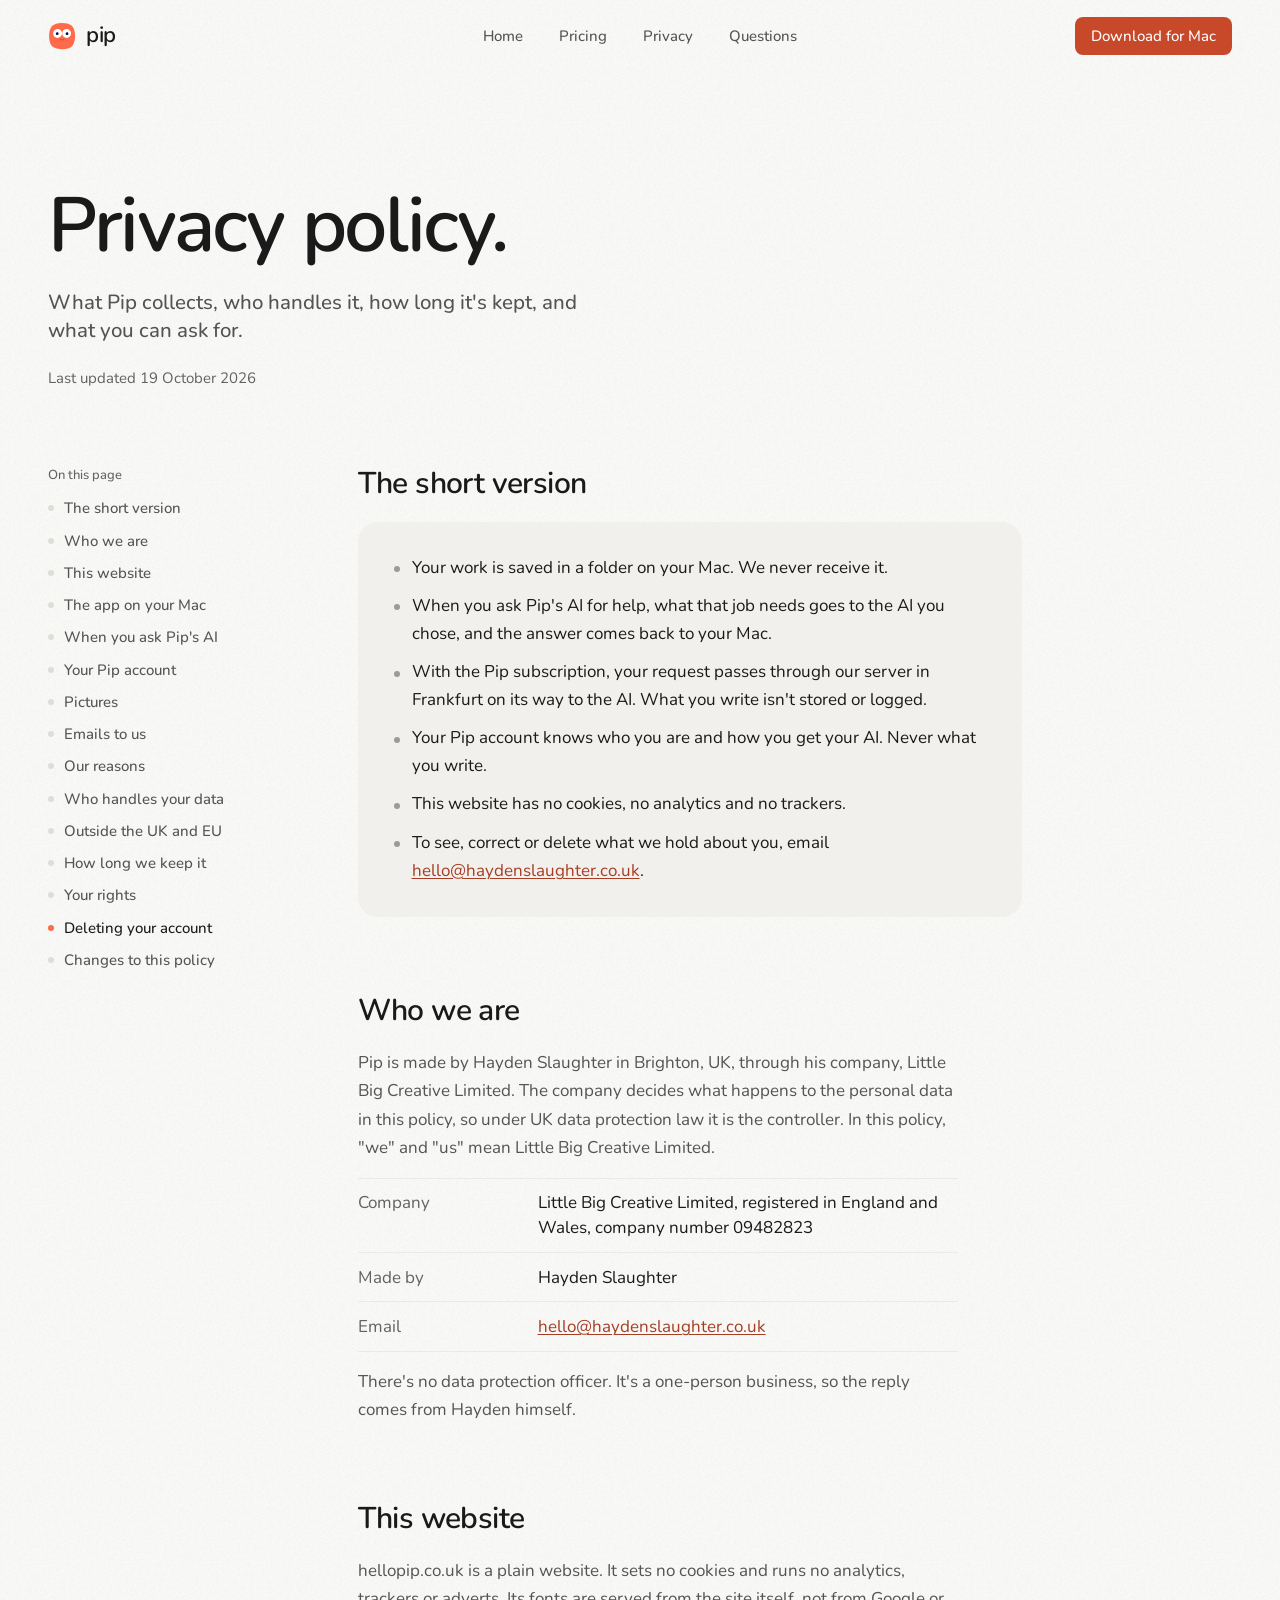
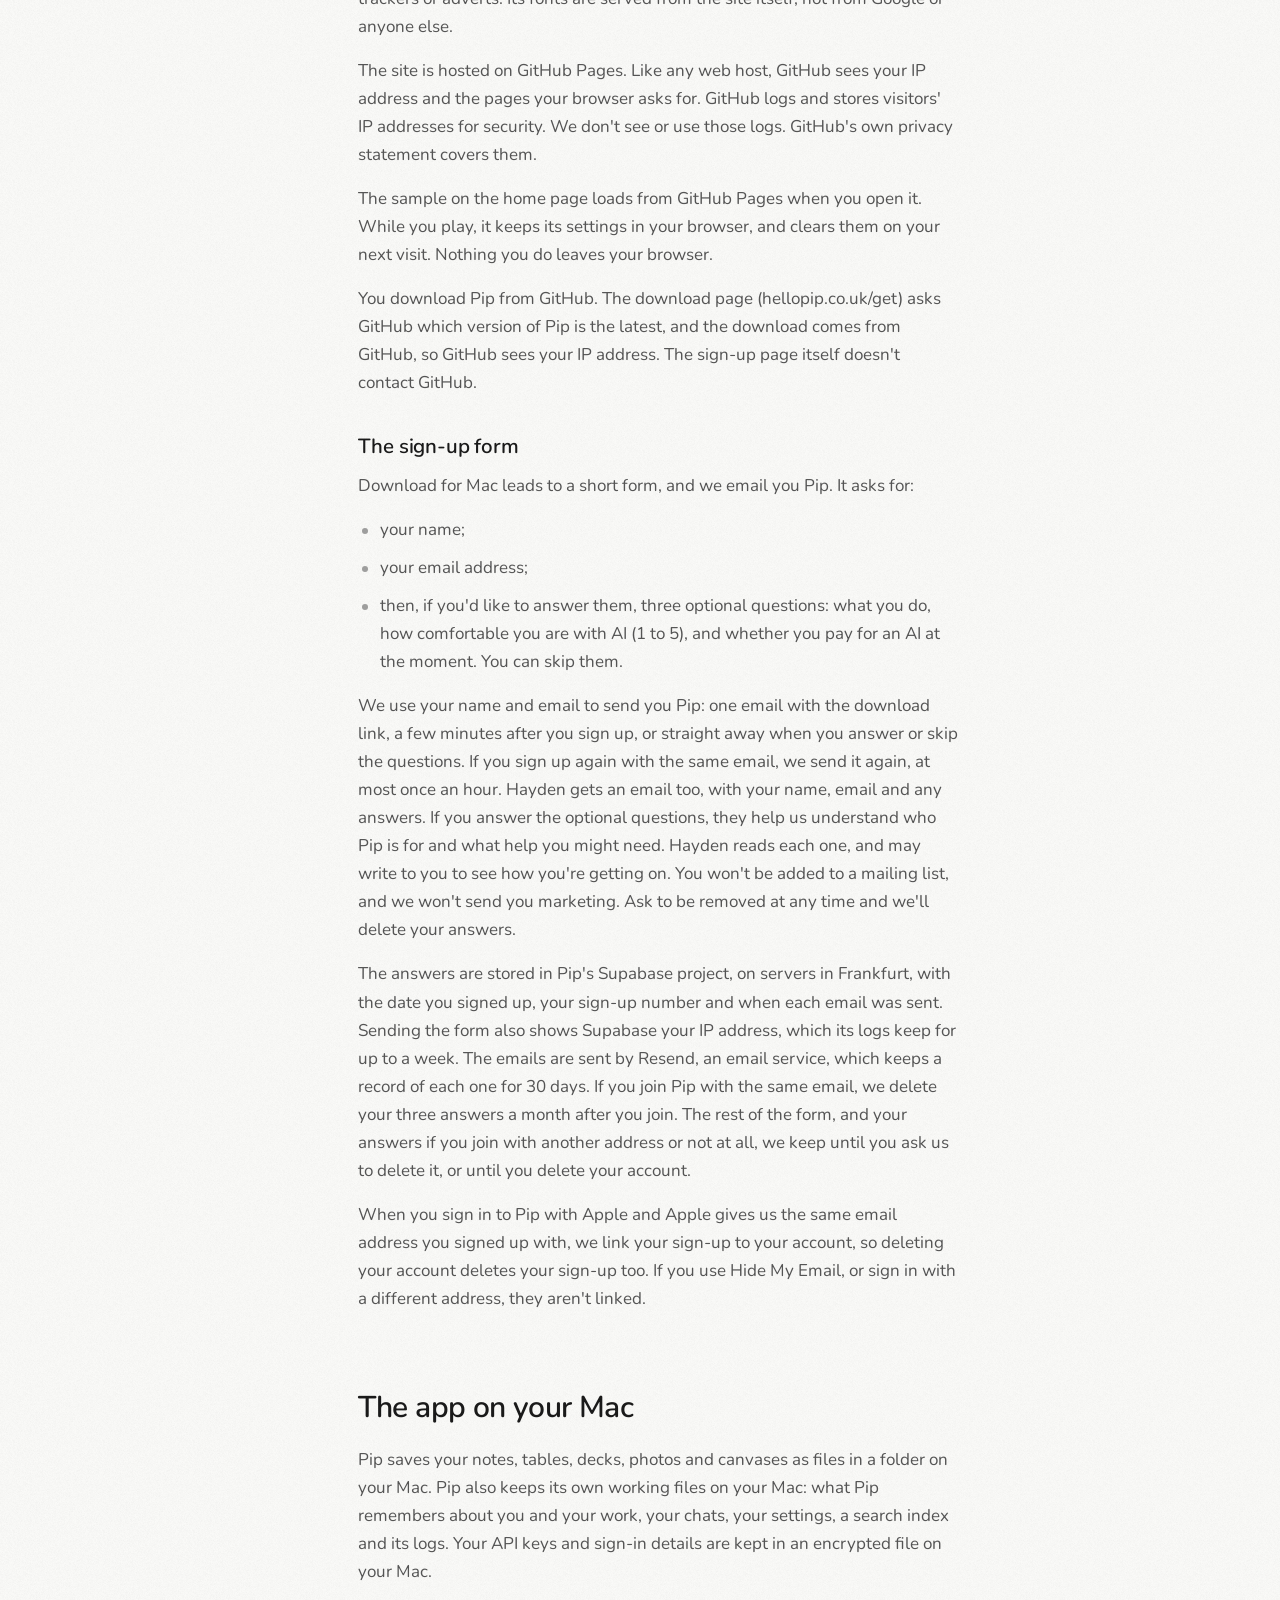
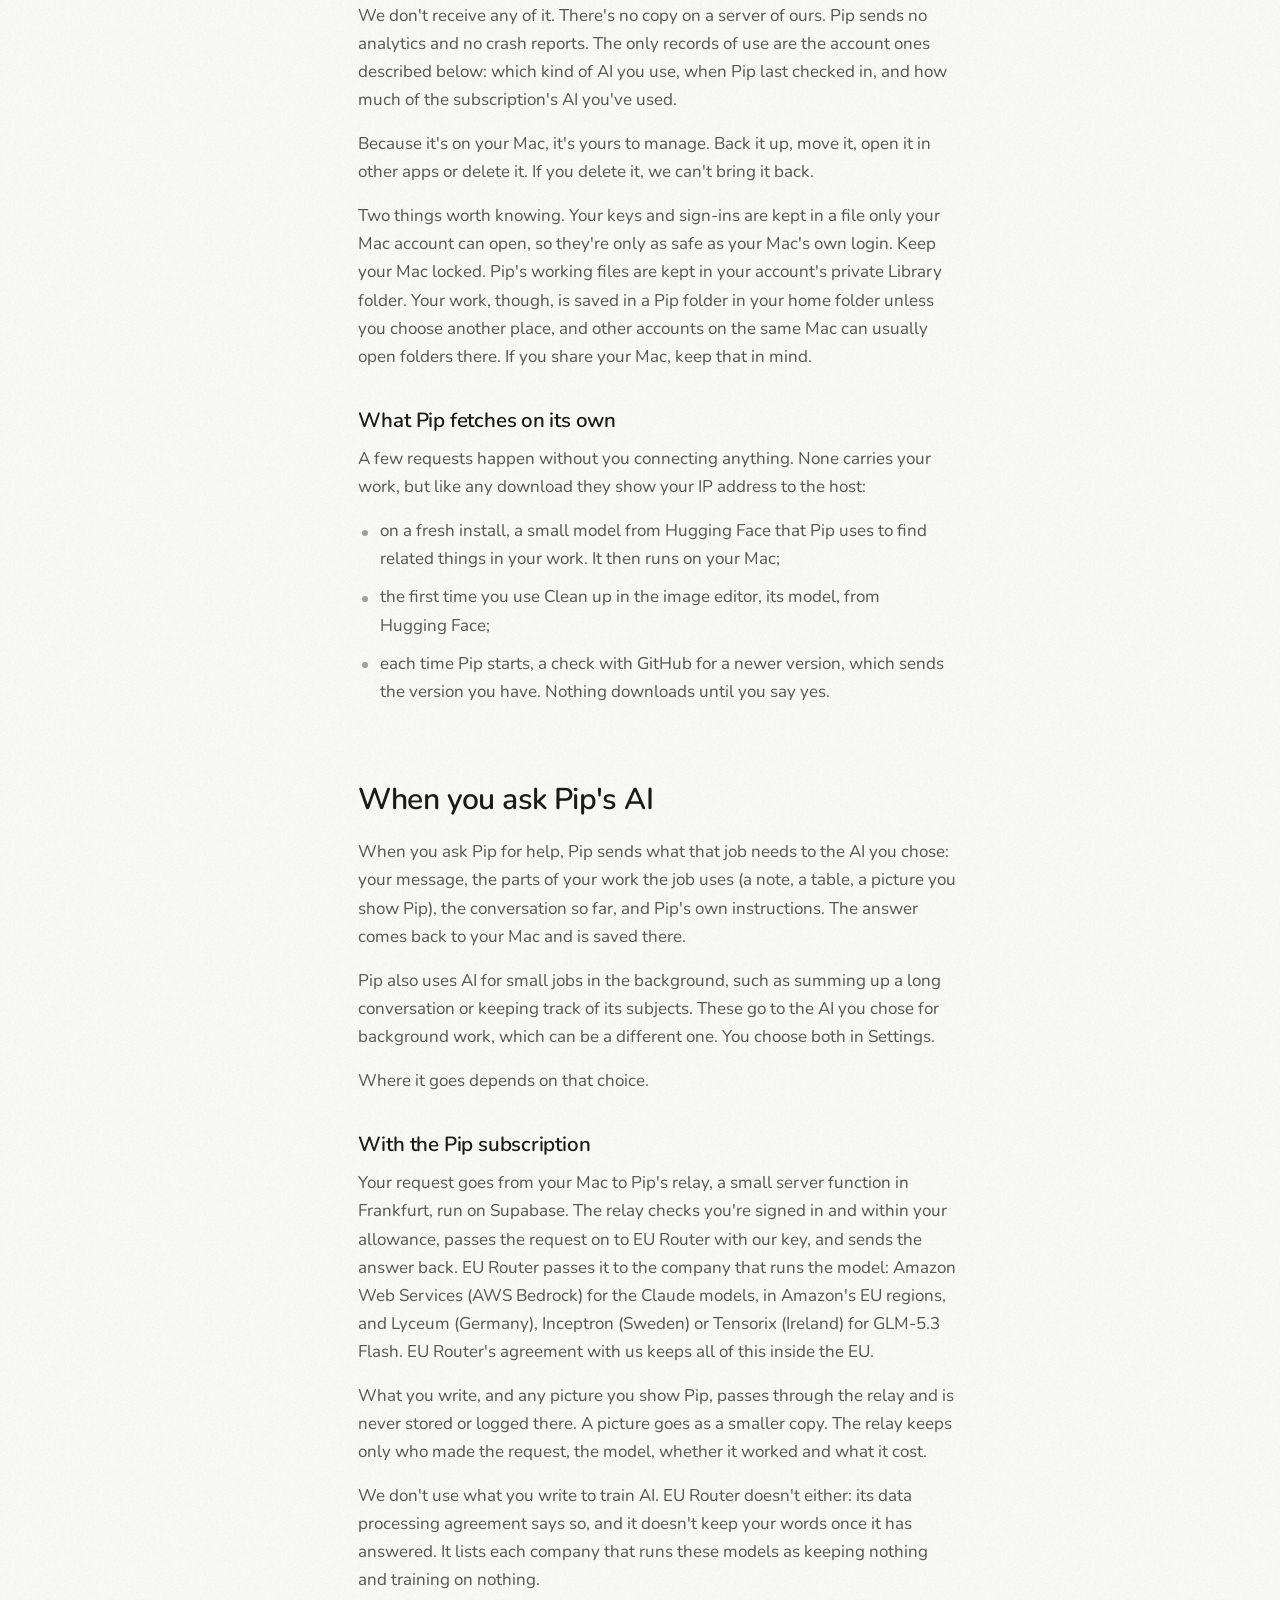
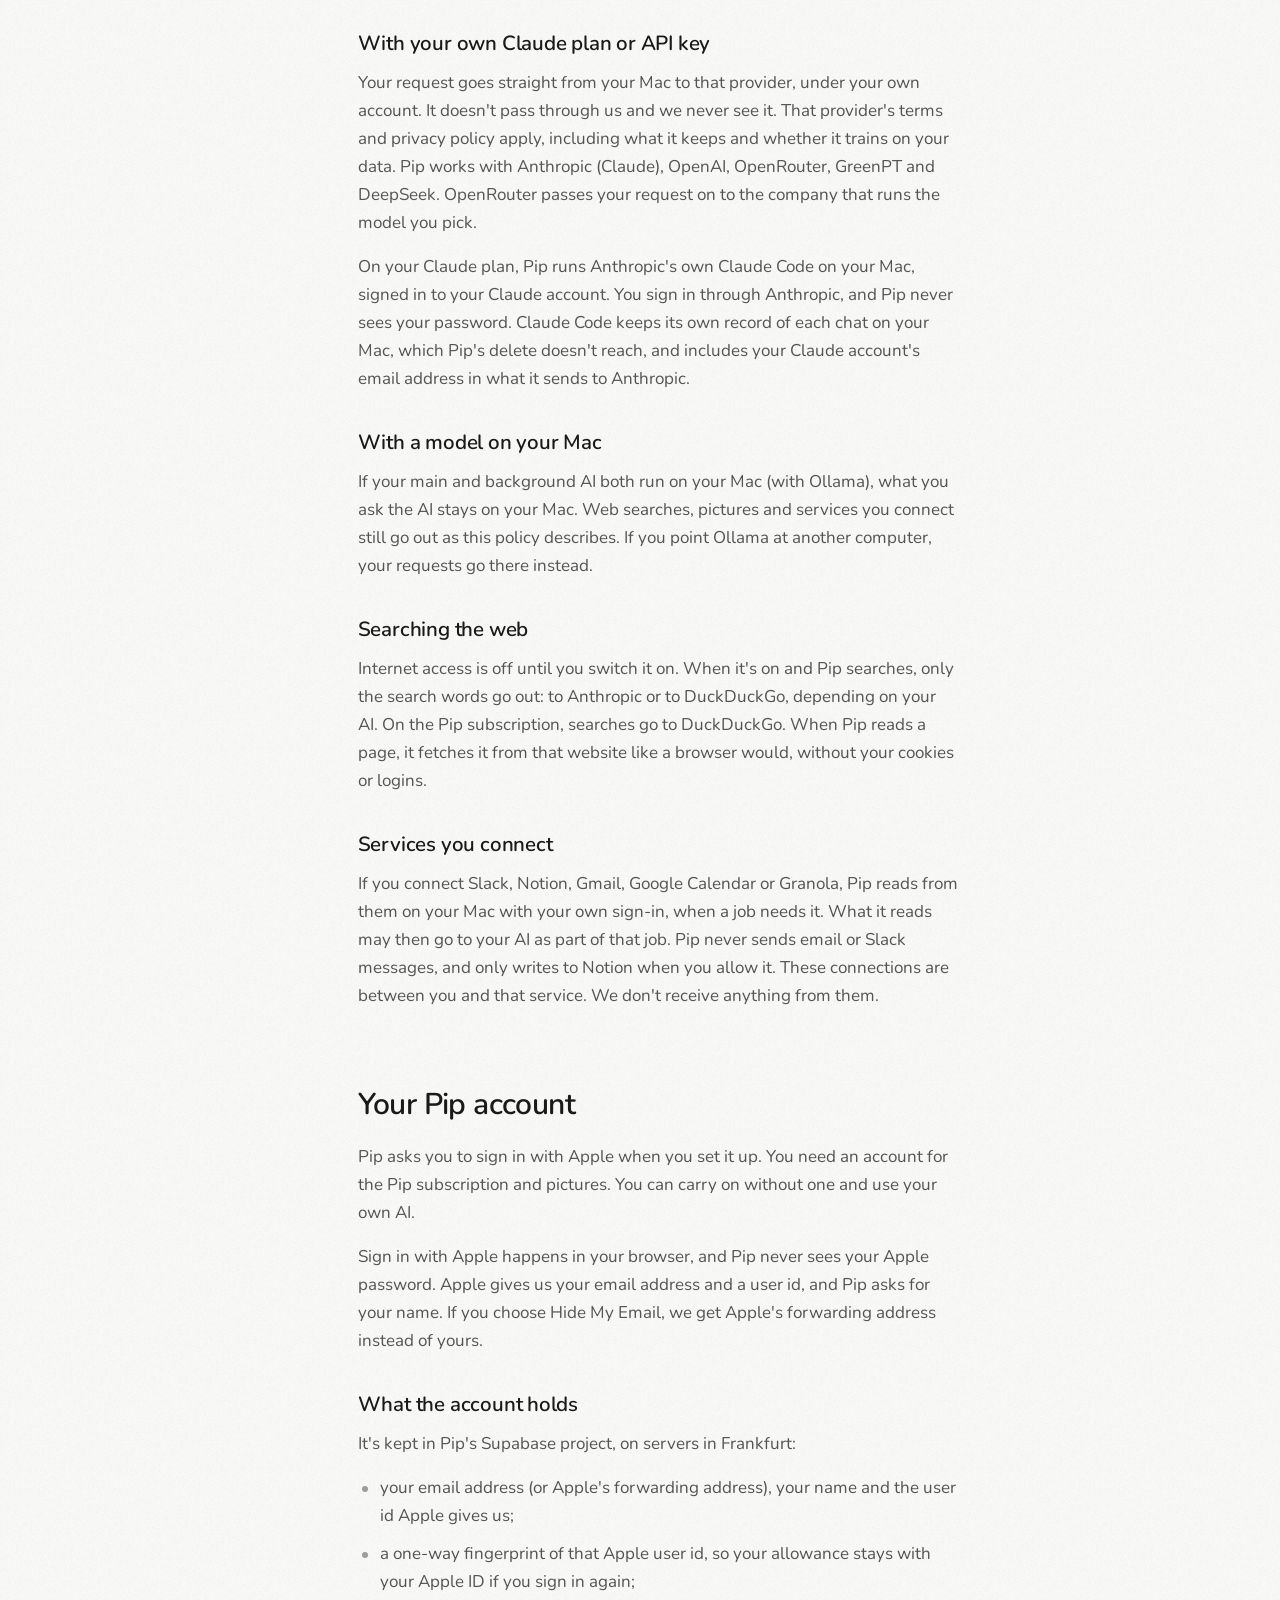
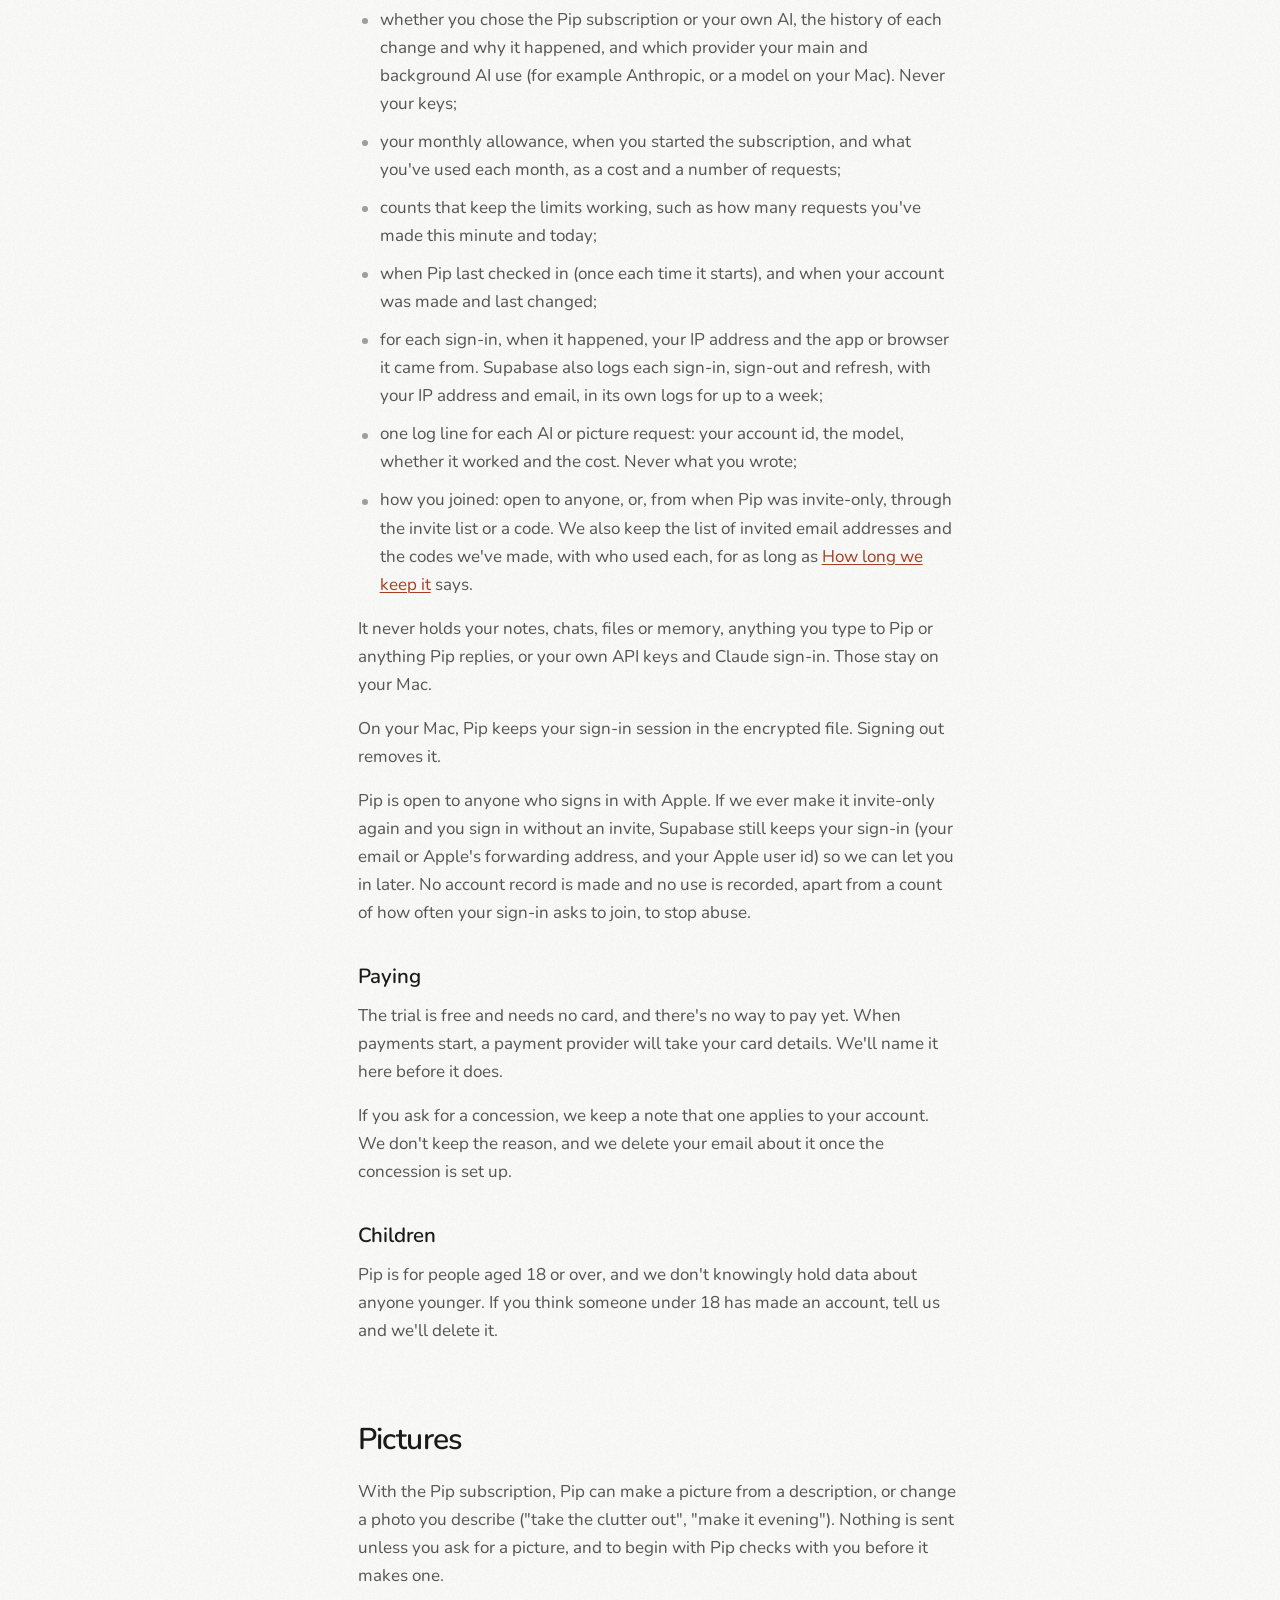
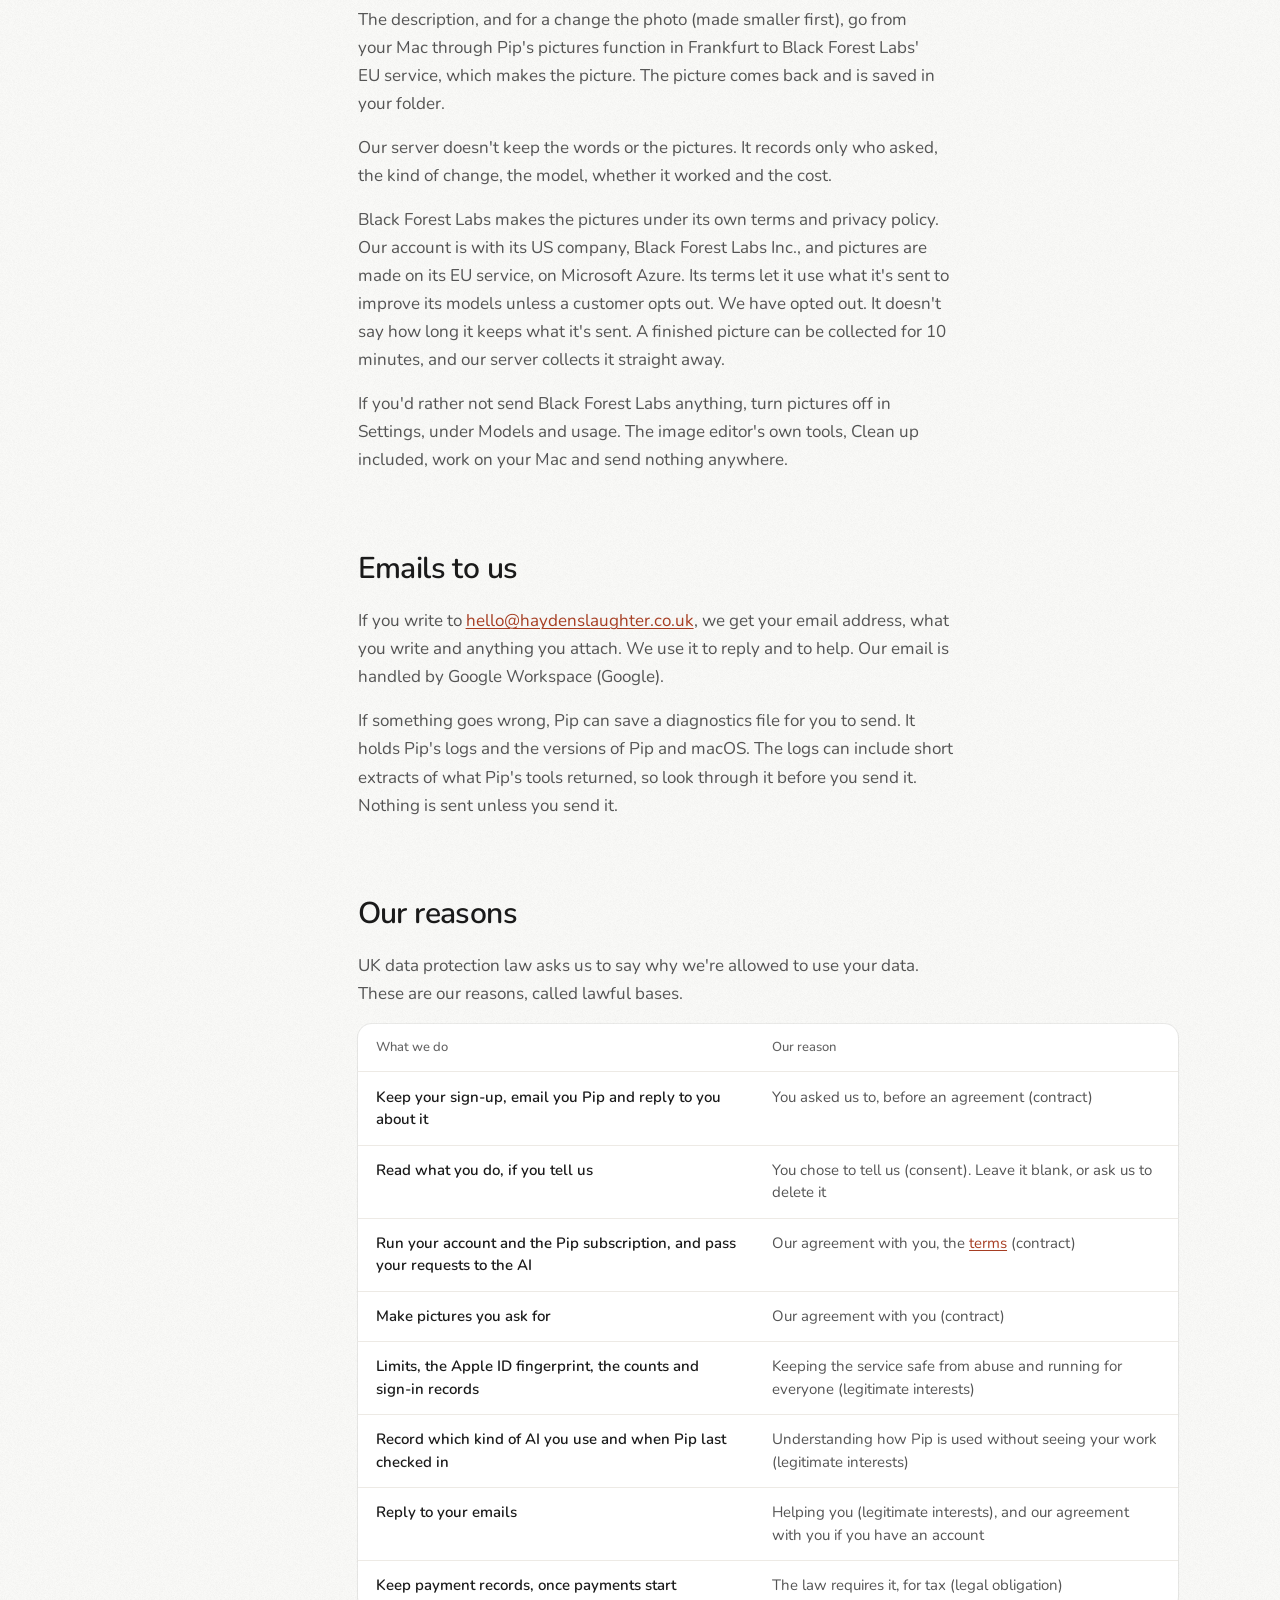
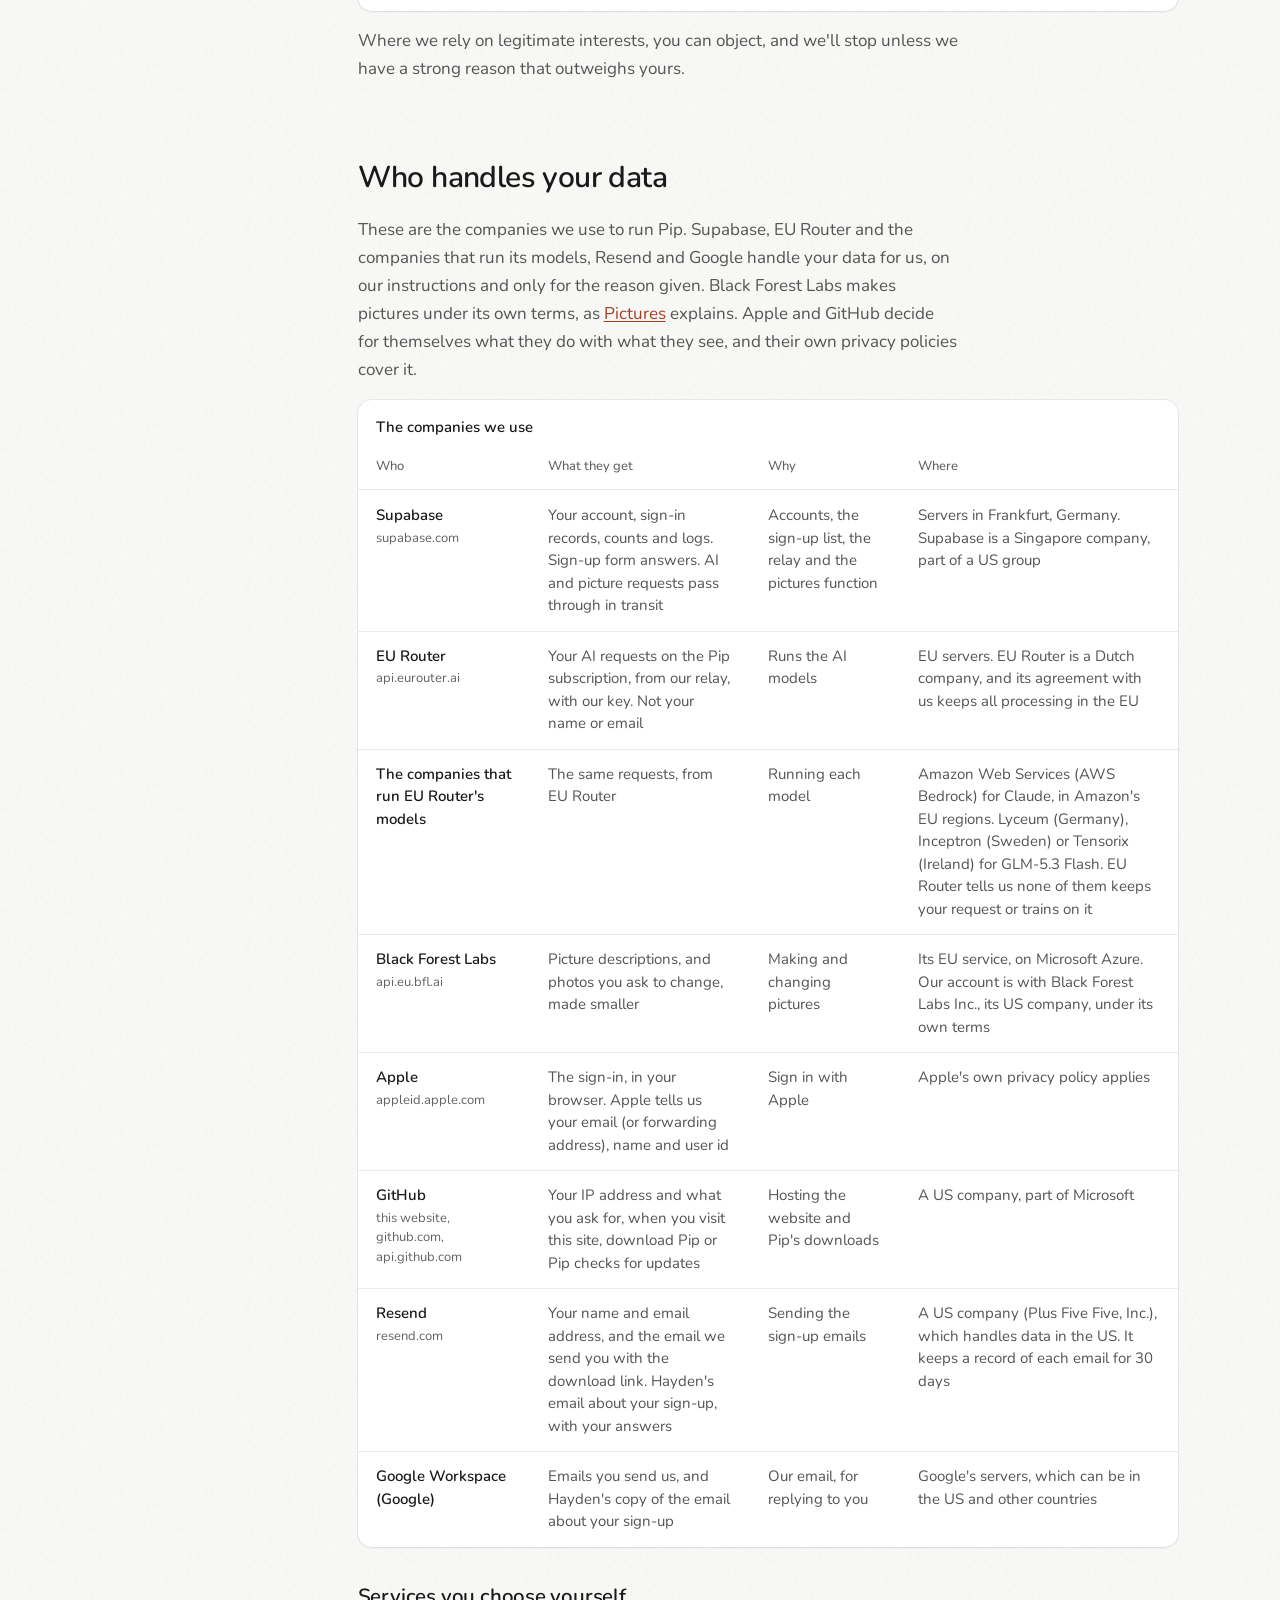
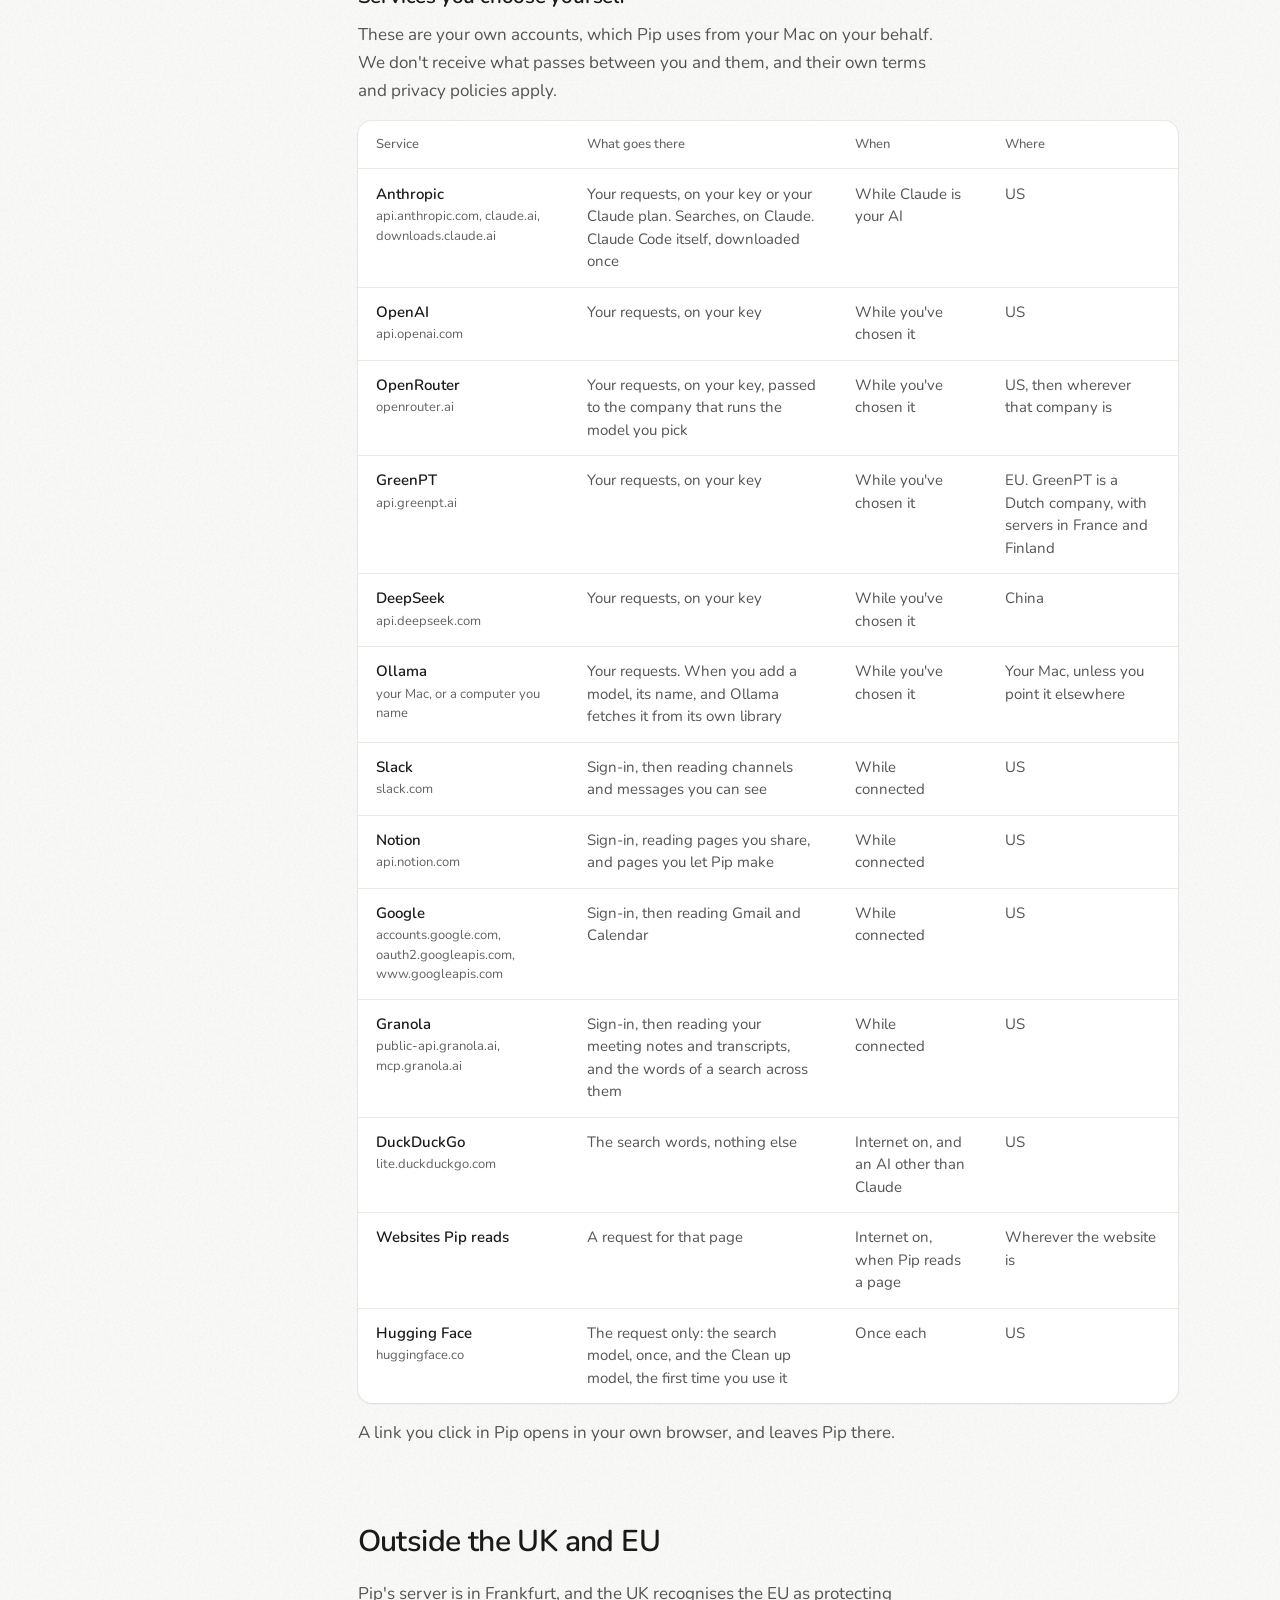
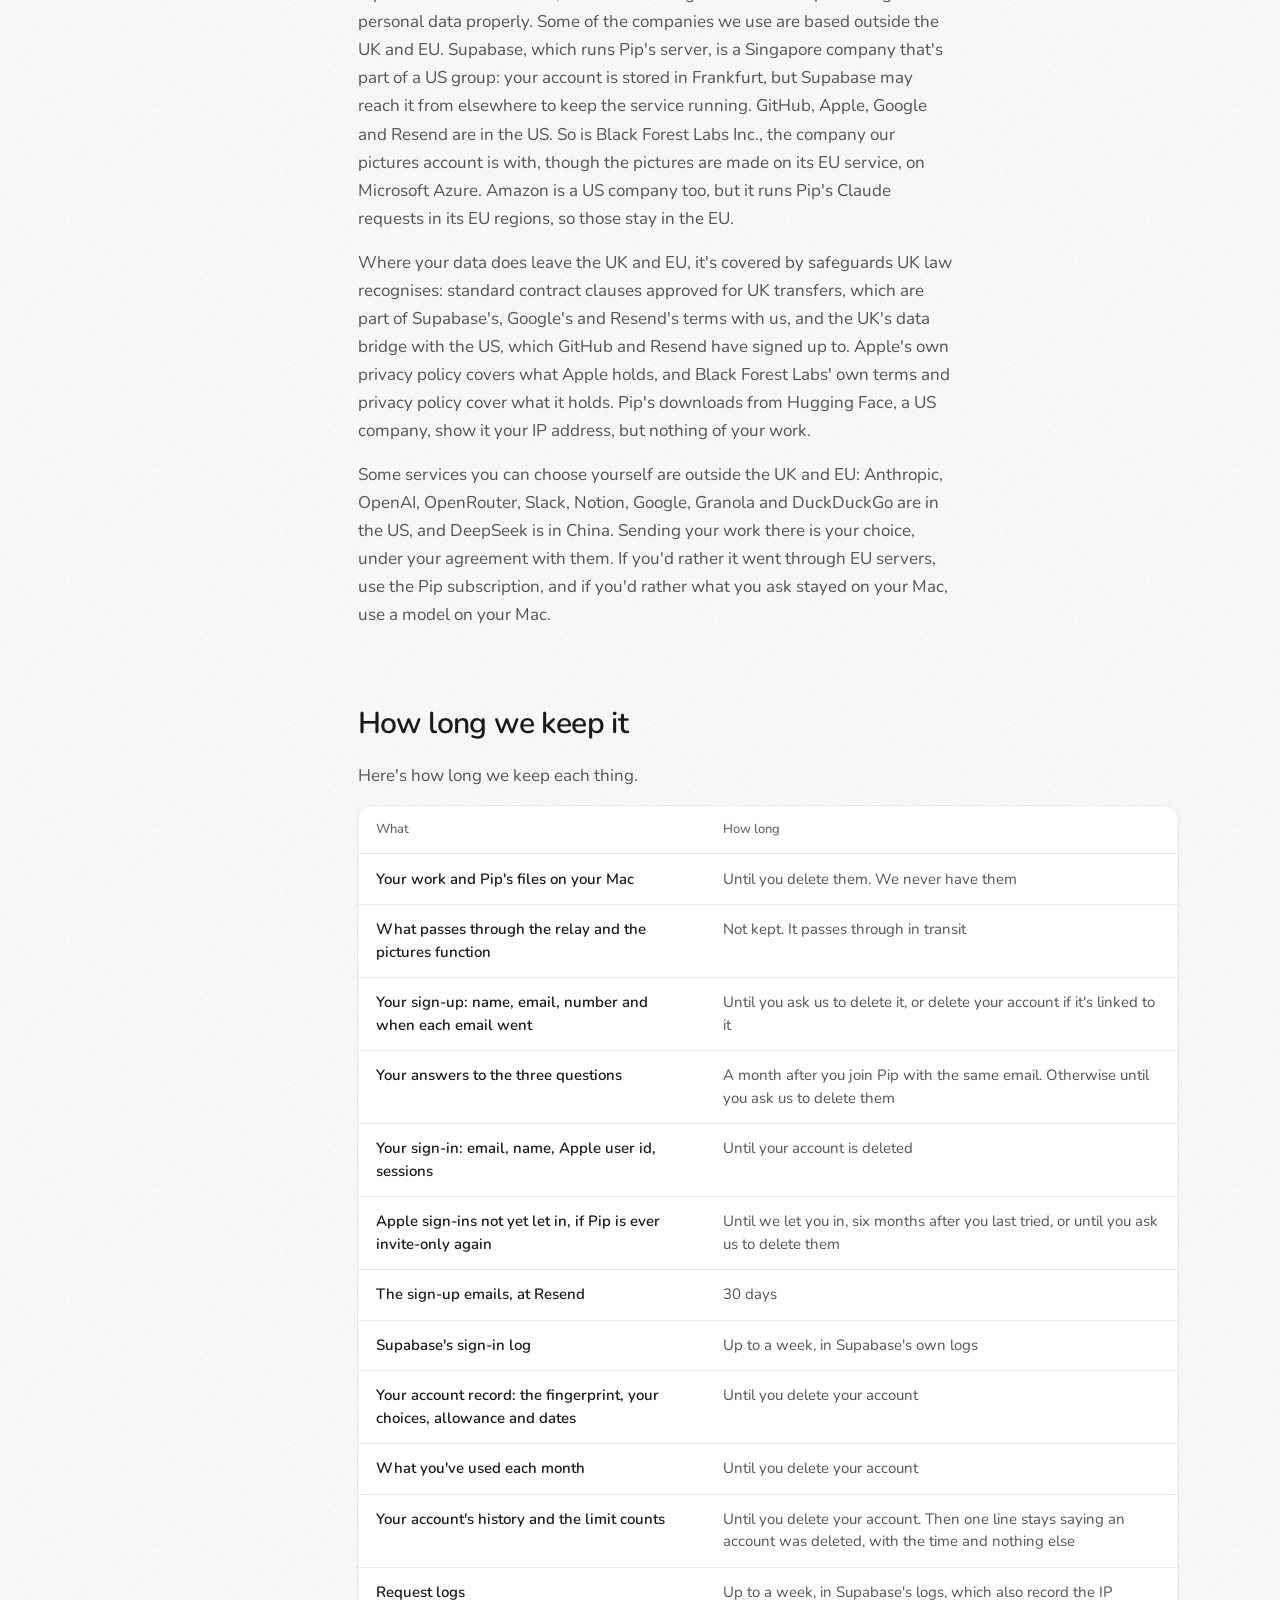
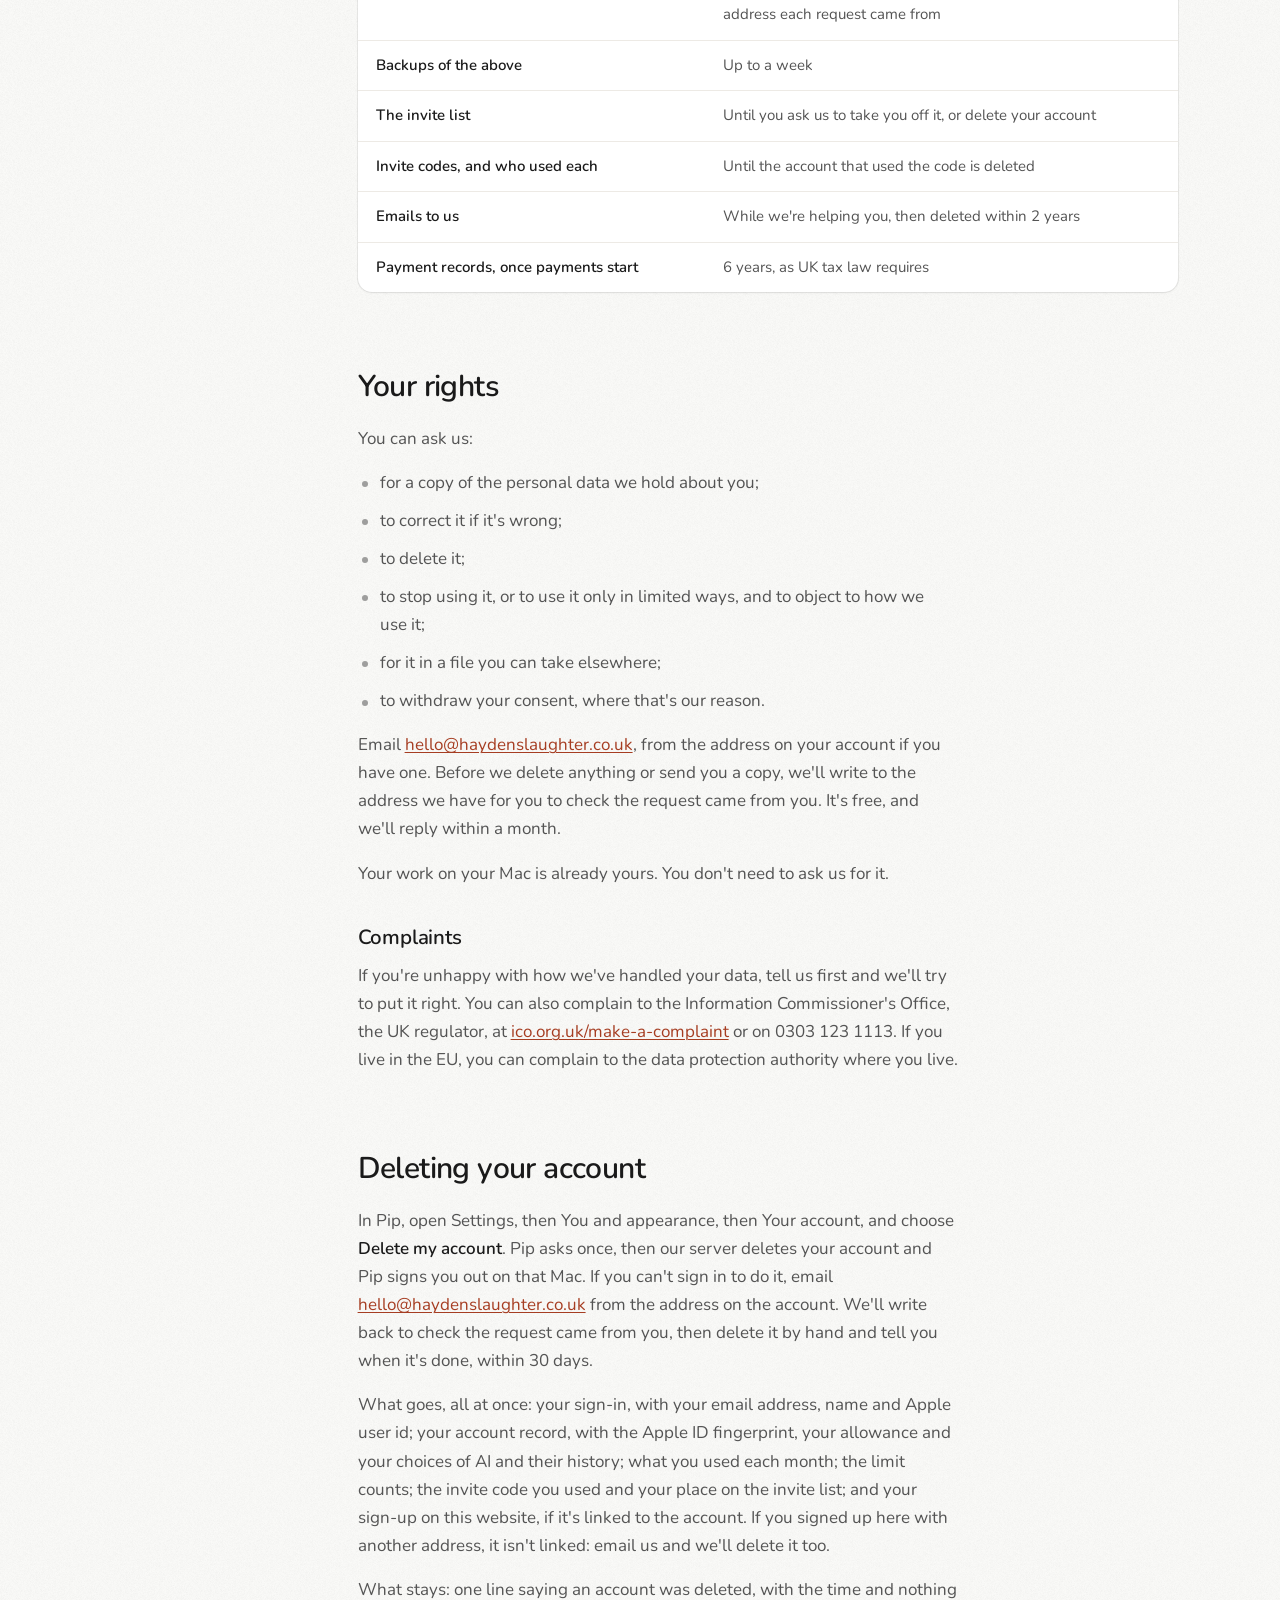
<file: privacy-policy.html>
<!doctype html>
<html lang="en-GB">
<head>
<meta charset="utf-8">
<meta name="viewport" content="width=device-width, initial-scale=1, viewport-fit=cover">
<script>document.documentElement.classList.add("js");setTimeout(function(){if(!window.PIP_READY)document.documentElement.classList.add("no-reveal")},3000);</script>
<title>Privacy policy · Pip</title>
<meta name="description" content="What Pip collects, who handles it, how long it's kept, and how to see, correct or delete what we hold about you.">
<link rel="canonical" href="https://hellopip.co.uk/privacy-policy.html">
<link rel="preload" href="assets/fonts/nunito-latin-wght-normal.woff2" as="font" type="font/woff2" crossorigin>
<link rel="stylesheet" href="css/site.css">
<link rel="stylesheet" href="css/legal.css">
<script src="js/site.js" defer></script>

<link rel="icon" type="image/svg+xml" href="assets/favicon.svg">
<link rel="icon" type="image/png" sizes="32x32" href="assets/favicon-32.png">
<link rel="icon" type="image/png" sizes="16x16" href="assets/favicon-16.png">
<link rel="apple-touch-icon" sizes="180x180" href="assets/apple-touch-icon.png">
<link rel="manifest" href="site.webmanifest">
<meta name="color-scheme" content="light dark">
<meta name="theme-color" content="#FAFAF8" media="(prefers-color-scheme: light)">
<meta name="theme-color" content="#1C1B1A" media="(prefers-color-scheme: dark)">

<meta property="og:type" content="website">
<meta property="og:site_name" content="Pip">
<meta property="og:locale" content="en_GB">
<meta property="og:title" content="Pip privacy policy">
<meta property="og:description" content="What Pip collects, who handles it, how long it's kept, and how to see, correct or delete what we hold about you.">
<meta property="og:url" content="https://hellopip.co.uk/privacy-policy.html">
<meta property="og:image" content="https://hellopip.co.uk/assets/og-card.png">
<meta property="og:image:width" content="1200">
<meta property="og:image:height" content="630">
<meta property="og:image:alt" content="Pip, a workspace with AI for your Mac">
<meta name="twitter:card" content="summary_large_image">
<meta name="twitter:title" content="Pip privacy policy">
<meta name="twitter:description" content="What Pip collects, who handles it, how long it's kept, and how to see, correct or delete what we hold about you.">
<meta name="twitter:image" content="https://hellopip.co.uk/assets/og-card.png">
</head>
<body data-page="privacy-policy">
<a class="skip-link" href="#main">Skip to content</a>
<svg class="sprite" width="0" height="0" aria-hidden="true" focusable="false" style="position:absolute;width:0;height:0;overflow:hidden">
  <!-- Pip, canonical idle (assets/pip/pip-idle.svg). The mouth stroke reads --mw so small faces never draw it under 1px. -->
  <symbol id="pip-face" viewBox="160 160 700 700">
    <path fill="#FF6B4A" d="M490.829 183.72C574.143 179.943 691.914 193.472 755.609 252.712C816.228 309.091 834.641 412.785 837.227 492.372C840.06 579.575 826.531 690.324 767.668 759.495C712.118 823.719 615.411 835.955 535.504 839.929C453.479 843.655 334.098 831.835 270.921 774.035C260.482 764.485 250.562 753.362 242.56 741.694C204.804 686.645 191.021 607.668 188.058 542.273C184.029 453.348 196.045 331.642 259.05 262.88C316.3 200.397 410.599 187.29 490.829 183.72Z"/>
    <path fill="#FFFFFF" d="M390.446 334.902C452.032 329.947 505.934 375.948 510.722 437.546C515.51 499.145 469.365 552.922 407.754 557.545C346.377 562.149 292.848 516.218 288.078 454.853C283.308 393.489 329.095 339.837 390.446 334.902Z"/>
    <path fill="#090A49" transform="translate(10 32)" d="M375.012 386.136C393.249 382.926 410.641 395.092 413.879 413.324C417.117 431.556 404.978 448.967 386.751 452.233C368.484 455.506 351.027 443.335 347.782 425.063C344.537 406.791 356.735 389.353 375.012 386.136Z"/>
    <path fill="#FFFFFF" d="M617.132 335.202C678.45 330.201 732.211 375.857 737.21 437.175C742.208 498.493 696.551 552.253 635.232 557.249C573.917 562.245 520.161 516.591 515.163 455.276C510.164 393.961 555.817 340.203 617.132 335.202Z"/>
    <path fill="#090A49" transform="translate(36 32)" d="M598.815 386.662C617.308 385.942 632.907 400.301 633.718 418.791C634.528 437.28 620.246 452.95 601.76 453.851C583.146 454.758 567.344 440.354 566.528 421.736C565.712 403.118 580.193 387.387 598.815 386.662Z"/>
    <path fill="none" stroke="#D4502E" stroke-linecap="round" style="stroke-width:var(--mw,20)" d="M457 590 Q512 645 567 590"/>
  </symbol>
  <!-- Pip, thinking (assets/pip/pip-thinking.svg): "something's coming" -->
  <symbol id="pip-think" viewBox="160 160 700 700">
    <path fill="#FF6B4A" d="M490.829 183.72C574.143 179.943 691.914 193.472 755.609 252.712C816.228 309.091 834.641 412.785 837.227 492.372C840.06 579.575 826.531 690.324 767.668 759.495C712.118 823.719 615.411 835.955 535.504 839.929C453.479 843.655 334.098 831.835 270.921 774.035C260.482 764.485 250.562 753.362 242.56 741.694C204.804 686.645 191.021 607.668 188.058 542.273C184.029 453.348 196.045 331.642 259.05 262.88C316.3 200.397 410.599 187.29 490.829 183.72Z"/>
    <path fill="#FFFFFF" d="M390.446 334.902C452.032 329.947 505.934 375.948 510.722 437.546C515.51 499.145 469.365 552.922 407.754 557.545C346.377 562.149 292.848 516.218 288.078 454.853C283.308 393.489 329.095 339.837 390.446 334.902Z"/>
    <path fill="#090A49" transform="translate(10 -30)" d="M375.012 386.136C393.249 382.926 410.641 395.092 413.879 413.324C417.117 431.556 404.978 448.967 386.751 452.233C368.484 455.506 351.027 443.335 347.782 425.063C344.537 406.791 356.735 389.353 375.012 386.136Z"/>
    <path fill="#FFFFFF" d="M617.132 335.202C678.45 330.201 732.211 375.857 737.21 437.175C742.208 498.493 696.551 552.253 635.232 557.249C573.917 562.245 520.161 516.591 515.163 455.276C510.164 393.961 555.817 340.203 617.132 335.202Z"/>
    <path fill="#090A49" transform="translate(36 -30)" d="M598.815 386.662C617.308 385.942 632.907 400.301 633.718 418.791C634.528 437.28 620.246 452.95 601.76 453.851C583.146 454.758 567.344 440.354 566.528 421.736C565.712 403.118 580.193 387.387 598.815 386.662Z"/>
    <path fill="none" stroke="#D4502E" stroke-linecap="round" style="stroke-width:var(--mw,20)" d="M457 598 Q512 612 567 598"/>
  </symbol>

  <!-- Lucide 1.40 (outlined, 24 grid). Stroke and size come from .i classes. -->
  <symbol id="i-image" viewBox="0 0 24 24"><rect width="18" height="18" x="3" y="3" rx="2" ry="2"/><circle cx="9" cy="9" r="2"/><path d="m21 15-3.086-3.086a2 2 0 0 0-2.828 0L6 21"/></symbol>
  <symbol id="i-menu" viewBox="0 0 24 24"><path d="M4 12h16"/><path d="M4 18h16"/><path d="M4 6h16"/></symbol>
  <symbol id="i-x" viewBox="0 0 24 24"><path d="M18 6 6 18"/><path d="m6 6 12 12"/></symbol>
  <symbol id="i-folder" viewBox="0 0 24 24"><path d="M20 20a2 2 0 0 0 2-2V8a2 2 0 0 0-2-2h-7.9a2 2 0 0 1-1.69-.9L9.6 3.9A2 2 0 0 0 7.93 3H4a2 2 0 0 0-2 2v13a2 2 0 0 0 2 2Z"/></symbol>
  <symbol id="i-file-text" viewBox="0 0 24 24"><path d="M15 2H6a2 2 0 0 0-2 2v16a2 2 0 0 0 2 2h12a2 2 0 0 0 2-2V7Z"/><path d="M14 2v4a2 2 0 0 0 2 2h4"/><path d="M10 9H8"/><path d="M16 13H8"/><path d="M16 17H8"/></symbol>
  <symbol id="i-table" viewBox="0 0 24 24"><path d="M12 3v18"/><rect width="18" height="18" x="3" y="3" rx="2"/><path d="M3 9h18"/><path d="M3 15h18"/></symbol>
  <symbol id="i-shapes" viewBox="0 0 24 24"><path d="M8.3 10a.7.7 0 0 1-.626-1.079L11.4 3a.7.7 0 0 1 1.198-.043L16.3 8.9a.7.7 0 0 1-.572 1.1Z"/><rect x="3" y="14" width="7" height="7" rx="1"/><circle cx="17.5" cy="17.5" r="3.5"/></symbol>
  <symbol id="i-presentation" viewBox="0 0 24 24"><path d="M2 3h20"/><path d="M21 3v11a2 2 0 0 1-2 2H5a2 2 0 0 1-2-2V3"/><path d="m7 21 5-5 5 5"/></symbol>
  <symbol id="i-dashboard" viewBox="0 0 24 24"><rect width="7" height="9" x="3" y="3" rx="1"/><rect width="7" height="5" x="14" y="3" rx="1"/><rect width="7" height="9" x="14" y="12" rx="1"/><rect width="7" height="5" x="3" y="16" rx="1"/></symbol>
  <symbol id="i-chevron-down" viewBox="0 0 24 24"><path d="m6 9 6 6 6-6"/></symbol>
  <symbol id="i-chevron-right" viewBox="0 0 24 24"><path d="m9 18 6-6-6-6"/></symbol>
  <symbol id="i-search" viewBox="0 0 24 24"><circle cx="11" cy="11" r="8"/><path d="m21 21-4.3-4.3"/></symbol>
  <symbol id="i-message" viewBox="0 0 24 24"><path d="M21 15a2 2 0 0 1-2 2H7l-4 4V5a2 2 0 0 1 2-2h14a2 2 0 0 1 2 2z"/></symbol>
  <symbol id="i-arrow-up" viewBox="0 0 24 24"><path d="m5 12 7-7 7 7"/><path d="M12 19V5"/></symbol>
  <symbol id="i-arrow-right" viewBox="0 0 24 24"><path d="M5 12h14"/><path d="m12 5 7 7-7 7"/></symbol>
  <symbol id="i-check" viewBox="0 0 24 24"><path d="M20 6 9 17l-5-5"/></symbol>
  <symbol id="i-rotate" viewBox="0 0 24 24"><path d="M3 12a9 9 0 1 0 9-9 9.75 9.75 0 0 0-6.74 2.74L3 8"/><path d="M3 3v5h5"/></symbol>
  <symbol id="i-hard-drive" viewBox="0 0 24 24"><path d="M22 12H2"/><path d="M5.45 5.11 2 12v6a2 2 0 0 0 2 2h16a2 2 0 0 0 2-2v-6l-3.45-6.89A2 2 0 0 0 16.76 4H7.24a2 2 0 0 0-1.79 1.11z"/><path d="M6 16h.01"/><path d="M10 16h.01"/></symbol>
  <symbol id="i-globe" viewBox="0 0 24 24"><circle cx="12" cy="12" r="10"/><path d="M12 2a14.5 14.5 0 0 0 0 20 14.5 14.5 0 0 0 0-20"/><path d="M2 12h20"/></symbol>
  <symbol id="i-eye-off" viewBox="0 0 24 24"><path d="M10.733 5.076a10.744 10.744 0 0 1 11.205 6.575 1 1 0 0 1 0 .696 10.747 10.747 0 0 1-1.444 2.49"/><path d="M14.084 14.158a3 3 0 0 1-4.242-4.242"/><path d="M17.479 17.499a10.75 10.75 0 0 1-15.417-5.151 1 1 0 0 1 0-.696 10.75 10.75 0 0 1 4.446-5.143"/><path d="m2 2 20 20"/></symbol>
  <symbol id="i-folder-lock" viewBox="0 0 24 24"><rect width="8" height="5" x="14" y="17" rx="1"/><path d="M10 20H4a2 2 0 0 1-2-2V5a2 2 0 0 1 2-2h3.9a2 2 0 0 1 1.69.9l.81 1.2a2 2 0 0 0 1.67.9H20a2 2 0 0 1 2 2v2.5"/><path d="M20 17v-2a2 2 0 1 0-4 0v2"/></symbol>
  <symbol id="i-map-pin" viewBox="0 0 24 24"><path d="M20 10c0 4.993-5.539 10.193-7.399 11.799a1 1 0 0 1-1.202 0C9.539 20.193 4 14.993 4 10a8 8 0 0 1 16 0"/><circle cx="12" cy="10" r="3"/></symbol>
  <symbol id="i-ban" viewBox="0 0 24 24"><circle cx="12" cy="12" r="10"/><path d="m4.9 4.9 14.2 14.2"/></symbol>
  <symbol id="i-shield-check" viewBox="0 0 24 24"><path d="M20 13c0 5-3.5 7.5-7.66 8.95a1 1 0 0 1-.67-.01C7.5 20.5 4 18 4 13V6a1 1 0 0 1 1-1c2 0 4.5-1.2 6.24-2.72a1.17 1.17 0 0 1 1.52 0C14.51 3.81 17 5 19 5a1 1 0 0 1 1 1z"/><path d="m9 12 2 2 4-4"/></symbol>
  <symbol id="i-sun" viewBox="0 0 24 24"><circle cx="12" cy="12" r="4"/><path d="M12 2v2"/><path d="M12 20v2"/><path d="m4.93 4.93 1.41 1.41"/><path d="m17.66 17.66 1.41 1.41"/><path d="M2 12h2"/><path d="M20 12h2"/><path d="m6.34 17.66-1.41 1.41"/><path d="m19.07 4.93-1.41 1.41"/></symbol>
  <symbol id="i-crop" viewBox="0 0 24 24"><path d="M6 2v14a2 2 0 0 0 2 2h14"/><path d="M18 22V8a2 2 0 0 0-2-2H2"/></symbol>
  <symbol id="i-eraser" viewBox="0 0 24 24"><path d="m7 21-4.3-4.3c-1-1-1-2.5 0-3.4l9.6-9.6c1-1 2.5-1 3.4 0l5.6 5.6c1 1 1 2.5 0 3.4L13 21"/><path d="M22 21H7"/><path d="m5 11 9 9"/></symbol>
  <symbol id="i-undo" viewBox="0 0 24 24"><path d="M9 14 4 9l5-5"/><path d="M4 9h10.5a5.5 5.5 0 0 1 5.5 5.5a5.5 5.5 0 0 1-5.5 5.5H11"/></symbol>
  <symbol id="i-download" viewBox="0 0 24 24"><path d="M12 15V3"/><path d="M21 15v4a2 2 0 0 1-2 2H5a2 2 0 0 1-2-2v-4"/><path d="m7 10 5 5 5-5"/></symbol>
  <symbol id="i-settings" viewBox="0 0 24 24"><path d="M12.22 2h-.44a2 2 0 0 0-2 2v.18a2 2 0 0 1-1 1.73l-.43.25a2 2 0 0 1-2 0l-.15-.08a2 2 0 0 0-2.73.73l-.22.38a2 2 0 0 0 .73 2.73l.15.1a2 2 0 0 1 1 1.72v.51a2 2 0 0 1-1 1.74l-.15.09a2 2 0 0 0-.73 2.73l.22.38a2 2 0 0 0 2.73.73l.15-.08a2 2 0 0 1 2 0l.43.25a2 2 0 0 1 1 1.73V20a2 2 0 0 0 2 2h.44a2 2 0 0 0 2-2v-.18a2 2 0 0 1 1-1.73l.43-.25a2 2 0 0 1 2 0l.15.08a2 2 0 0 0 2.73-.73l.22-.39a2 2 0 0 0-.73-2.73l-.15-.08a2 2 0 0 1-1-1.74v-.5a2 2 0 0 1 1-1.74l.15-.09a2 2 0 0 0 .73-2.73l-.22-.38a2 2 0 0 0-2.73-.73l-.15.08a2 2 0 0 1-2 0l-.43-.25a2 2 0 0 1-1-1.73V4a2 2 0 0 0-2-2z"/><circle cx="12" cy="12" r="3"/></symbol>

  <!-- Fabric swatches for the canvas job: patterns in the system's own colours, not photos -->
  <defs>
    <pattern id="pt-leaf" width="14" height="14" patternUnits="userSpaceOnUse"><rect width="14" height="14" fill="#7A9278"/><path d="M3 11c1.6-4.6 5.4-6.6 8-7.2-.8 3.2-3.2 6.4-8 7.2z" fill="#9AB398"/></pattern>
    <pattern id="pt-dots" width="9" height="9" patternUnits="userSpaceOnUse"><rect width="9" height="9" fill="#E8E5E0"/><circle cx="4.5" cy="4.5" r="1.5" fill="#090A49" fill-opacity=".55"/></pattern>
    <pattern id="pt-stripe" width="10" height="10" patternUnits="userSpaceOnUse" patternTransform="rotate(90)"><rect width="10" height="10" fill="#F2F0ED"/><rect width="4" height="10" fill="#B07C18" fill-opacity=".55"/></pattern>
  </defs>
</svg>
<header class="site-header" data-header>
  <div class="container header-row">
    <a class="brand" href="index.html" aria-label="Pip, home"><svg class="pf pf-28" aria-hidden="true" focusable="false"><use href="#pip-face"/></svg><span class="brand-word">pip</span></a>
    <nav class="nav" aria-label="Main">
      <a href="index.html" data-nav="index">Home</a>
      <a href="pricing.html" data-nav="pricing">Pricing</a>
      <a href="privacy.html" data-nav="privacy">Privacy</a>
      <a href="questions.html" data-nav="questions">Questions</a>
    </nav>
    <div class="header-end">
      <a class="btn btn--primary btn--sm" href="download.html?start=1" data-nav="download"><span>Download<span class="hide-sm"> for Mac</span></span></a>
      <button class="menu-btn" type="button" aria-expanded="false" aria-controls="site-menu" aria-label="Menu" data-menu-btn>
        <svg class="i i-20 i-open" aria-hidden="true" focusable="false"><use href="#i-menu"/></svg>
        <svg class="i i-20 i-close" aria-hidden="true" focusable="false"><use href="#i-x"/></svg>
      </button>
    </div>
  </div>
  <nav class="sheet" id="site-menu" aria-label="Menu" data-sheet hidden>
    <a href="index.html" data-nav="index">Home <svg class="i i-20" aria-hidden="true" focusable="false"><use href="#i-chevron-right"/></svg></a>
    <a href="pricing.html" data-nav="pricing">Pricing <svg class="i i-20" aria-hidden="true" focusable="false"><use href="#i-chevron-right"/></svg></a>
    <a href="privacy.html" data-nav="privacy">Privacy <svg class="i i-20" aria-hidden="true" focusable="false"><use href="#i-chevron-right"/></svg></a>
    <a href="questions.html" data-nav="questions">Questions <svg class="i i-20" aria-hidden="true" focusable="false"><use href="#i-chevron-right"/></svg></a>
  </nav>
</header>
<main id="main">

<!-- ═══ Privacy policy: a contents list beside the policy ════════════════ -->
<section class="section page-top legal-page" aria-labelledby="legal-h">
  <div class="container">
    <div class="page-hero">
      <h1 class="h1" id="legal-h">Privacy policy.</h1>
      <p class="lead">What Pip collects, who handles it, how long it's kept, and what you can ask for.</p>
      <p class="legal-updated">Last updated 19 October 2026</p>
    </div>
    <div class="legal-layout">
      <nav class="legal-toc" aria-label="On this page" data-jump>
        <p class="legal-toc-h">On this page</p>
        <a href="#short">The short version</a>
        <a href="#who">Who we are</a>
        <a href="#website">This website</a>
        <a href="#app">The app on your Mac</a>
        <a href="#ai">When you ask Pip's AI</a>
        <a href="#account">Your Pip account</a>
        <a href="#pictures">Pictures</a>
        <a href="#emails">Emails to us</a>
        <a href="#reasons">Our reasons</a>
        <a href="#handlers">Who handles your data</a>
        <a href="#transfers">Outside the UK and EU</a>
        <a href="#keep">How long we keep it</a>
        <a href="#rights">Your rights</a>
        <a href="#delete">Deleting your account</a>
        <a href="#changes">Changes to this policy</a>
      </nav>

      <div class="legal-body">

        <section class="legal-sec" id="short" aria-labelledby="short-h">
          <h2 id="short-h">The short version</h2>
          <ul class="legal-list legal-summary">
            <li>Your work is saved in a folder on your Mac. We never receive it.</li>
            <li>When you ask Pip's AI for help, what that job needs goes to the AI you chose, and the answer comes back to your Mac.</li>
            <li>With the Pip subscription, your request passes through our server in Frankfurt on its way to the AI. What you write isn't stored or logged.</li>
            <li>Your Pip account knows who you are and how you get your AI. Never what you write.</li>
            <li>This website has no cookies, no analytics and no trackers.</li>
            <li>To see, correct or delete what we hold about you, email <a href="mailto:hello@haydenslaughter.co.uk">hello@haydenslaughter.co.uk</a>.</li>
          </ul>
        </section>

        <section class="legal-sec" id="who" aria-labelledby="who-h">
          <h2 id="who-h">Who we are</h2>
          <p>Pip is made by Hayden Slaughter in Brighton, UK, through his company, Little Big Creative Limited. The company decides what happens to the personal data in this policy, so under UK data protection law it is the controller. In this policy, "we" and "us" mean Little Big Creative Limited.</p>
          <dl class="legal-facts">
            <dt>Company</dt><dd>Little Big Creative Limited, registered in England and Wales, company number 09482823</dd>
            <dt>Made by</dt><dd>Hayden Slaughter</dd>
            <dt>Email</dt><dd><a href="mailto:hello@haydenslaughter.co.uk">hello@haydenslaughter.co.uk</a></dd>
          </dl>
          <p>There's no data protection officer. It's a one-person business, so the reply comes from Hayden himself.</p>
        </section>

        <section class="legal-sec" id="website" aria-labelledby="website-h">
          <h2 id="website-h">This website</h2>
          <p>hellopip.co.uk is a plain website. It sets no cookies and runs no analytics, trackers or adverts. Its fonts are served from the site itself, not from Google or anyone else.</p>
          <p>The site is hosted on GitHub Pages. Like any web host, GitHub sees your IP address and the pages your browser asks for. GitHub logs and stores visitors' IP addresses for security. We don't see or use those logs. GitHub's own privacy statement covers them.</p>
          <p>The sample on the home page loads from GitHub Pages when you open it. While you play, it keeps its settings in your browser, and clears them on your next visit. Nothing you do leaves your browser.</p>
          <p>You download Pip from GitHub. The download page (hellopip.co.uk/get) asks GitHub which version of Pip is the latest, and the download comes from GitHub, so GitHub sees your IP address. The sign-up page itself doesn't contact GitHub.</p>

          <h3>The sign-up form</h3>
          <p>Download for Mac leads to a short form, and we email you Pip. It asks for:</p>
          <ul class="legal-list">
            <li>your name;</li>
            <li>your email address;</li>
            <li>then, if you'd like to answer them, three optional questions: what you do, how comfortable you are with AI (1 to 5), and whether you pay for an AI at the moment. You can skip them.</li>
          </ul>
          <p>We use your name and email to send you Pip: one email with the download link, a few minutes after you sign up, or straight away when you answer or skip the questions. If you sign up again with the same email, we send it again, at most once an hour. Hayden gets an email too, with your name, email and any answers. If you answer the optional questions, they help us understand who Pip is for and what help you might need. Hayden reads each one, and may write to you to see how you're getting on. You won't be added to a mailing list, and we won't send you marketing. Ask to be removed at any time and we'll delete your answers.</p>
          <p>The answers are stored in Pip's Supabase project, on servers in Frankfurt, with the date you signed up, your sign-up number and when each email was sent. Sending the form also shows Supabase your IP address, which its logs keep for up to a week. The emails are sent by Resend, an email service, which keeps a record of each one for 30 days. If you join Pip with the same email, we delete your three answers a month after you join. The rest of the form, and your answers if you join with another address or not at all, we keep until you ask us to delete it, or until you delete your account.</p>
          <p>When you sign in to Pip with Apple and Apple gives us the same email address you signed up with, we link your sign-up to your account, so deleting your account deletes your sign-up too. If you use Hide My Email, or sign in with a different address, they aren't linked.</p>
        </section>

        <section class="legal-sec" id="app" aria-labelledby="app-h">
          <h2 id="app-h">The app on your Mac</h2>
          <p>Pip saves your notes, tables, decks, photos and canvases as files in a folder on your Mac. Pip also keeps its own working files on your Mac: what Pip remembers about you and your work, your chats, your settings, a search index and its logs. Your API keys and sign-in details are kept in an encrypted file on your Mac.</p>
          <p>We don't receive any of it. There's no copy on a server of ours. Pip sends no analytics and no crash reports. The only records of use are the account ones described below: which kind of AI you use, when Pip last checked in, and how much of the subscription's AI you've used.</p>
          <p>Because it's on your Mac, it's yours to manage. Back it up, move it, open it in other apps or delete it. If you delete it, we can't bring it back.</p>
          <p>Two things worth knowing. Your keys and sign-ins are kept in a file only your Mac account can open, so they're only as safe as your Mac's own login. Keep your Mac locked. Pip's working files are kept in your account's private Library folder. Your work, though, is saved in a Pip folder in your home folder unless you choose another place, and other accounts on the same Mac can usually open folders there. If you share your Mac, keep that in mind.</p>

          <h3>What Pip fetches on its own</h3>
          <p>A few requests happen without you connecting anything. None carries your work, but like any download they show your IP address to the host:</p>
          <ul class="legal-list">
            <li>on a fresh install, a small model from Hugging Face that Pip uses to find related things in your work. It then runs on your Mac;</li>
            <li>the first time you use Clean up in the image editor, its model, from Hugging Face;</li>
            <li>each time Pip starts, a check with GitHub for a newer version, which sends the version you have. Nothing downloads until you say yes.</li>
          </ul>
        </section>

        <section class="legal-sec" id="ai" aria-labelledby="ai-h">
          <h2 id="ai-h">When you ask Pip's AI</h2>
          <p>When you ask Pip for help, Pip sends what that job needs to the AI you chose: your message, the parts of your work the job uses (a note, a table, a picture you show Pip), the conversation so far, and Pip's own instructions. The answer comes back to your Mac and is saved there.</p>
          <p>Pip also uses AI for small jobs in the background, such as summing up a long conversation or keeping track of its subjects. These go to the AI you chose for background work, which can be a different one. You choose both in Settings.</p>
          <p>Where it goes depends on that choice.</p>

          <h3>With the Pip subscription</h3>
          <p>Your request goes from your Mac to Pip's relay, a small server function in Frankfurt, run on Supabase. The relay checks you're signed in and within your allowance, passes the request on to EU Router with our key, and sends the answer back. EU Router passes it to the company that runs the model: Amazon Web Services (AWS Bedrock) for the Claude models, in Amazon's EU regions, and Lyceum (Germany), Inceptron (Sweden) or Tensorix (Ireland) for GLM-5.3 Flash. EU Router's agreement with us keeps all of this inside the EU.</p>
          <p>What you write, and any picture you show Pip, passes through the relay and is never stored or logged there. A picture goes as a smaller copy. The relay keeps only who made the request, the model, whether it worked and what it cost.</p>
          <p>We don't use what you write to train AI. EU Router doesn't either: its data processing agreement says so, and it doesn't keep your words once it has answered. It lists each company that runs these models as keeping nothing and training on nothing.</p>

          <h3>With your own Claude plan or API key</h3>
          <p>Your request goes straight from your Mac to that provider, under your own account. It doesn't pass through us and we never see it. That provider's terms and privacy policy apply, including what it keeps and whether it trains on your data. Pip works with Anthropic (Claude), OpenAI, OpenRouter, GreenPT and DeepSeek. OpenRouter passes your request on to the company that runs the model you pick.</p>
          <p>On your Claude plan, Pip runs Anthropic's own Claude Code on your Mac, signed in to your Claude account. You sign in through Anthropic, and Pip never sees your password. Claude Code keeps its own record of each chat on your Mac, which Pip's delete doesn't reach, and includes your Claude account's email address in what it sends to Anthropic.</p>

          <h3>With a model on your Mac</h3>
          <p>If your main and background AI both run on your Mac (with Ollama), what you ask the AI stays on your Mac. Web searches, pictures and services you connect still go out as this policy describes. If you point Ollama at another computer, your requests go there instead.</p>

          <h3>Searching the web</h3>
          <p>Internet access is off until you switch it on. When it's on and Pip searches, only the search words go out: to Anthropic or to DuckDuckGo, depending on your AI. On the Pip subscription, searches go to DuckDuckGo. When Pip reads a page, it fetches it from that website like a browser would, without your cookies or logins.</p>

          <h3>Services you connect</h3>
          <p>If you connect Slack, Notion, Gmail, Google Calendar or Granola, Pip reads from them on your Mac with your own sign-in, when a job needs it. What it reads may then go to your AI as part of that job. Pip never sends email or Slack messages, and only writes to Notion when you allow it. These connections are between you and that service. We don't receive anything from them.</p>
        </section>

        <section class="legal-sec" id="account" aria-labelledby="account-h">
          <h2 id="account-h">Your Pip account</h2>
          <p>Pip asks you to sign in with Apple when you set it up. You need an account for the Pip subscription and pictures. You can carry on without one and use your own AI.</p>
          <p>Sign in with Apple happens in your browser, and Pip never sees your Apple password. Apple gives us your email address and a user id, and Pip asks for your name. If you choose Hide My Email, we get Apple's forwarding address instead of yours.</p>

          <h3>What the account holds</h3>
          <p>It's kept in Pip's Supabase project, on servers in Frankfurt:</p>
          <ul class="legal-list">
            <li>your email address (or Apple's forwarding address), your name and the user id Apple gives us;</li>
            <li>a one-way fingerprint of that Apple user id, so your allowance stays with your Apple ID if you sign in again;</li>
            <li>whether you chose the Pip subscription or your own AI, the history of each change and why it happened, and which provider your main and background AI use (for example Anthropic, or a model on your Mac). Never your keys;</li>
            <li>your monthly allowance, when you started the subscription, and what you've used each month, as a cost and a number of requests;</li>
            <li>counts that keep the limits working, such as how many requests you've made this minute and today;</li>
            <li>when Pip last checked in (once each time it starts), and when your account was made and last changed;</li>
            <li>for each sign-in, when it happened, your IP address and the app or browser it came from. Supabase also logs each sign-in, sign-out and refresh, with your IP address and email, in its own logs for up to a week;</li>
            <li>one log line for each AI or picture request: your account id, the model, whether it worked and the cost. Never what you wrote;</li>
            <li>how you joined: open to anyone, or, from when Pip was invite-only, through the invite list or a code. We also keep the list of invited email addresses and the codes we've made, with who used each, for as long as <a href="#keep">How long we keep it</a> says.</li>
          </ul>
          <p>It never holds your notes, chats, files or memory, anything you type to Pip or anything Pip replies, or your own API keys and Claude sign-in. Those stay on your Mac.</p>
          <p>On your Mac, Pip keeps your sign-in session in the encrypted file. Signing out removes it.</p>
          <p>Pip is open to anyone who signs in with Apple. If we ever make it invite-only again and you sign in without an invite, Supabase still keeps your sign-in (your email or Apple's forwarding address, and your Apple user id) so we can let you in later. No account record is made and no use is recorded, apart from a count of how often your sign-in asks to join, to stop abuse.</p>

          <h3>Paying</h3>
          <p>The trial is free and needs no card, and there's no way to pay yet. When payments start, a payment provider will take your card details. We'll name it here before it does.</p>
          <p>If you ask for a concession, we keep a note that one applies to your account. We don't keep the reason, and we delete your email about it once the concession is set up.</p>

          <h3>Children</h3>
          <p>Pip is for people aged 18 or over, and we don't knowingly hold data about anyone younger. If you think someone under 18 has made an account, tell us and we'll delete it.</p>
        </section>

        <section class="legal-sec" id="pictures" aria-labelledby="pictures-h">
          <h2 id="pictures-h">Pictures</h2>
          <p>With the Pip subscription, Pip can make a picture from a description, or change a photo you describe ("take the clutter out", "make it evening"). Nothing is sent unless you ask for a picture, and to begin with Pip checks with you before it makes one.</p>
          <p>The description, and for a change the photo (made smaller first), go from your Mac through Pip's pictures function in Frankfurt to Black Forest Labs' EU service, which makes the picture. The picture comes back and is saved in your folder.</p>
          <p>Our server doesn't keep the words or the pictures. It records only who asked, the kind of change, the model, whether it worked and the cost.</p>
          <p>Black Forest Labs makes the pictures under its own terms and privacy policy. Our account is with its US company, Black Forest Labs Inc., and pictures are made on its EU service, on Microsoft Azure. Its terms let it use what it's sent to improve its models unless a customer opts out. We have opted out. It doesn't say how long it keeps what it's sent. A finished picture can be collected for 10 minutes, and our server collects it straight away.</p>
          <p>If you'd rather not send Black Forest Labs anything, turn pictures off in Settings, under Models and usage. The image editor's own tools, Clean up included, work on your Mac and send nothing anywhere.</p>
        </section>

        <section class="legal-sec" id="emails" aria-labelledby="emails-h">
          <h2 id="emails-h">Emails to us</h2>
          <p>If you write to <a href="mailto:hello@haydenslaughter.co.uk">hello@haydenslaughter.co.uk</a>, we get your email address, what you write and anything you attach. We use it to reply and to help. Our email is handled by Google Workspace (Google).</p>
          <p>If something goes wrong, Pip can save a diagnostics file for you to send. It holds Pip's logs and the versions of Pip and macOS. The logs can include short extracts of what Pip's tools returned, so look through it before you send it. Nothing is sent unless you send it.</p>
        </section>

        <section class="legal-sec" id="reasons" aria-labelledby="reasons-h">
          <h2 id="reasons-h">Our reasons</h2>
          <p>UK data protection law asks us to say why we're allowed to use your data. These are our reasons, called lawful bases.</p>
          <div class="legal-table-wrap" role="region" aria-label="Our reasons, as a table" tabindex="0">
            <table class="legal-table legal-table--2">
              <thead><tr><th scope="col">What we do</th><th scope="col">Our reason</th></tr></thead>
              <tbody>
                <tr><th scope="row">Keep your sign-up, email you Pip and reply to you about it</th><td data-label="Our reason">You asked us to, before an agreement (contract)</td></tr>
                <tr><th scope="row">Read what you do, if you tell us</th><td data-label="Our reason">You chose to tell us (consent). Leave it blank, or ask us to delete it</td></tr>
                <tr><th scope="row">Run your account and the Pip subscription, and pass your requests to the AI</th><td data-label="Our reason">Our agreement with you, the <a href="terms.html">terms</a> (contract)</td></tr>
                <tr><th scope="row">Make pictures you ask for</th><td data-label="Our reason">Our agreement with you (contract)</td></tr>
                <tr><th scope="row">Limits, the Apple ID fingerprint, the counts and sign-in records</th><td data-label="Our reason">Keeping the service safe from abuse and running for everyone (legitimate interests)</td></tr>
                <tr><th scope="row">Record which kind of AI you use and when Pip last checked in</th><td data-label="Our reason">Understanding how Pip is used without seeing your work (legitimate interests)</td></tr>
                <tr><th scope="row">Reply to your emails</th><td data-label="Our reason">Helping you (legitimate interests), and our agreement with you if you have an account</td></tr>
                <tr><th scope="row">Keep payment records, once payments start</th><td data-label="Our reason">The law requires it, for tax (legal obligation)</td></tr>
              </tbody>
            </table>
          </div>
          <p>Where we rely on legitimate interests, you can object, and we'll stop unless we have a strong reason that outweighs yours.</p>
        </section>

        <section class="legal-sec" id="handlers" aria-labelledby="handlers-h">
          <h2 id="handlers-h">Who handles your data</h2>
          <p>These are the companies we use to run Pip. Supabase, EU Router and the companies that run its models, Resend and Google handle your data for us, on our instructions and only for the reason given. Black Forest Labs makes pictures under its own terms, as <a href="#pictures">Pictures</a> explains. Apple and GitHub decide for themselves what they do with what they see, and their own privacy policies cover it.</p>
          <div class="legal-table-wrap" role="region" aria-label="Companies that run Pip for us" tabindex="0">
            <table class="legal-table">
              <caption>The companies we use</caption>
              <thead><tr><th scope="col">Who</th><th scope="col">What they get</th><th scope="col">Why</th><th scope="col">Where</th></tr></thead>
              <tbody>
                <tr><th scope="row">Supabase<span class="host">supabase.com</span></th><td data-label="What they get">Your account, sign-in records, counts and logs. Sign-up form answers. AI and picture requests pass through in transit</td><td data-label="Why">Accounts, the sign-up list, the relay and the pictures function</td><td data-label="Where">Servers in Frankfurt, Germany. Supabase is a Singapore company, part of a US group</td></tr>
                <tr><th scope="row">EU Router<span class="host">api.eurouter.ai</span></th><td data-label="What they get">Your AI requests on the Pip subscription, from our relay, with our key. Not your name or email</td><td data-label="Why">Runs the AI models</td><td data-label="Where">EU servers. EU Router is a Dutch company, and its agreement with us keeps all processing in the EU</td></tr>
                <tr><th scope="row">The companies that run EU Router's models</th><td data-label="What they get">The same requests, from EU Router</td><td data-label="Why">Running each model</td><td data-label="Where">Amazon Web Services (AWS Bedrock) for Claude, in Amazon's EU regions. Lyceum (Germany), Inceptron (Sweden) or Tensorix (Ireland) for GLM-5.3 Flash. EU Router tells us none of them keeps your request or trains on it</td></tr>
                <tr><th scope="row">Black Forest Labs<span class="host">api.eu.bfl.ai</span></th><td data-label="What they get">Picture descriptions, and photos you ask to change, made smaller</td><td data-label="Why">Making and changing pictures</td><td data-label="Where">Its EU service, on Microsoft Azure. Our account is with Black Forest Labs Inc., its US company, under its own terms</td></tr>
                <tr><th scope="row">Apple<span class="host">appleid.apple.com</span></th><td data-label="What they get">The sign-in, in your browser. Apple tells us your email (or forwarding address), name and user id</td><td data-label="Why">Sign in with Apple</td><td data-label="Where">Apple's own privacy policy applies</td></tr>
                <tr><th scope="row">GitHub<span class="host">this website, github.com, api.github.com</span></th><td data-label="What they get">Your IP address and what you ask for, when you visit this site, download Pip or Pip checks for updates</td><td data-label="Why">Hosting the website and Pip's downloads</td><td data-label="Where">A US company, part of Microsoft</td></tr>
                <tr><th scope="row">Resend<span class="host">resend.com</span></th><td data-label="What they get">Your name and email address, and the email we send you with the download link. Hayden's email about your sign-up, with your answers</td><td data-label="Why">Sending the sign-up emails</td><td data-label="Where">A US company (Plus Five Five, Inc.), which handles data in the US. It keeps a record of each email for 30 days</td></tr>
                <tr><th scope="row">Google Workspace (Google)</th><td data-label="What they get">Emails you send us, and Hayden's copy of the email about your sign-up</td><td data-label="Why">Our email, for replying to you</td><td data-label="Where">Google's servers, which can be in the US and other countries</td></tr>
              </tbody>
            </table>
          </div>

          <h3>Services you choose yourself</h3>
          <p>These are your own accounts, which Pip uses from your Mac on your behalf. We don't receive what passes between you and them, and their own terms and privacy policies apply.</p>
          <div class="legal-table-wrap" role="region" aria-label="Services you choose yourself" tabindex="0">
            <table class="legal-table">
              <thead><tr><th scope="col">Service</th><th scope="col">What goes there</th><th scope="col">When</th><th scope="col">Where</th></tr></thead>
              <tbody>
                <tr><th scope="row">Anthropic<span class="host">api.anthropic.com, claude.ai, downloads.claude.ai</span></th><td data-label="What goes there">Your requests, on your key or your Claude plan. Searches, on Claude. Claude Code itself, downloaded once</td><td data-label="When">While Claude is your AI</td><td data-label="Where">US</td></tr>
                <tr><th scope="row">OpenAI<span class="host">api.openai.com</span></th><td data-label="What goes there">Your requests, on your key</td><td data-label="When">While you've chosen it</td><td data-label="Where">US</td></tr>
                <tr><th scope="row">OpenRouter<span class="host">openrouter.ai</span></th><td data-label="What goes there">Your requests, on your key, passed to the company that runs the model you pick</td><td data-label="When">While you've chosen it</td><td data-label="Where">US, then wherever that company is</td></tr>
                <tr><th scope="row">GreenPT<span class="host">api.greenpt.ai</span></th><td data-label="What goes there">Your requests, on your key</td><td data-label="When">While you've chosen it</td><td data-label="Where">EU. GreenPT is a Dutch company, with servers in France and Finland</td></tr>
                <tr><th scope="row">DeepSeek<span class="host">api.deepseek.com</span></th><td data-label="What goes there">Your requests, on your key</td><td data-label="When">While you've chosen it</td><td data-label="Where">China</td></tr>
                <tr><th scope="row">Ollama<span class="host">your Mac, or a computer you name</span></th><td data-label="What goes there">Your requests. When you add a model, its name, and Ollama fetches it from its own library</td><td data-label="When">While you've chosen it</td><td data-label="Where">Your Mac, unless you point it elsewhere</td></tr>
                <tr><th scope="row">Slack<span class="host">slack.com</span></th><td data-label="What goes there">Sign-in, then reading channels and messages you can see</td><td data-label="When">While connected</td><td data-label="Where">US</td></tr>
                <tr><th scope="row">Notion<span class="host">api.notion.com</span></th><td data-label="What goes there">Sign-in, reading pages you share, and pages you let Pip make</td><td data-label="When">While connected</td><td data-label="Where">US</td></tr>
                <tr><th scope="row">Google<span class="host">accounts.google.com, oauth2.googleapis.com, www.googleapis.com</span></th><td data-label="What goes there">Sign-in, then reading Gmail and Calendar</td><td data-label="When">While connected</td><td data-label="Where">US</td></tr>
                <tr><th scope="row">Granola<span class="host">public-api.granola.ai, mcp.granola.ai</span></th><td data-label="What goes there">Sign-in, then reading your meeting notes and transcripts, and the words of a search across them</td><td data-label="When">While connected</td><td data-label="Where">US</td></tr>
                <tr><th scope="row">DuckDuckGo<span class="host">lite.duckduckgo.com</span></th><td data-label="What goes there">The search words, nothing else</td><td data-label="When">Internet on, and an AI other than Claude</td><td data-label="Where">US</td></tr>
                <tr><th scope="row">Websites Pip reads</th><td data-label="What goes there">A request for that page</td><td data-label="When">Internet on, when Pip reads a page</td><td data-label="Where">Wherever the website is</td></tr>
                <tr><th scope="row">Hugging Face<span class="host">huggingface.co</span></th><td data-label="What goes there">The request only: the search model, once, and the Clean up model, the first time you use it</td><td data-label="When">Once each</td><td data-label="Where">US</td></tr>
              </tbody>
            </table>
          </div>
          <p>A link you click in Pip opens in your own browser, and leaves Pip there.</p>
        </section>

        <section class="legal-sec" id="transfers" aria-labelledby="transfers-h">
          <h2 id="transfers-h">Outside the UK and EU</h2>
          <p>Pip's server is in Frankfurt, and the UK recognises the EU as protecting personal data properly. Some of the companies we use are based outside the UK and EU. Supabase, which runs Pip's server, is a Singapore company that's part of a US group: your account is stored in Frankfurt, but Supabase may reach it from elsewhere to keep the service running. GitHub, Apple, Google and Resend are in the US. So is Black Forest Labs Inc., the company our pictures account is with, though the pictures are made on its EU service, on Microsoft Azure. Amazon is a US company too, but it runs Pip's Claude requests in its EU regions, so those stay in the EU.</p>
          <p>Where your data does leave the UK and EU, it's covered by safeguards UK law recognises: standard contract clauses approved for UK transfers, which are part of Supabase's, Google's and Resend's terms with us, and the UK's data bridge with the US, which GitHub and Resend have signed up to. Apple's own privacy policy covers what Apple holds, and Black Forest Labs' own terms and privacy policy cover what it holds. Pip's downloads from Hugging Face, a US company, show it your IP address, but nothing of your work.</p>
          <p>Some services you can choose yourself are outside the UK and EU: Anthropic, OpenAI, OpenRouter, Slack, Notion, Google, Granola and DuckDuckGo are in the US, and DeepSeek is in China. Sending your work there is your choice, under your agreement with them. If you'd rather it went through EU servers, use the Pip subscription, and if you'd rather what you ask stayed on your Mac, use a model on your Mac.</p>
        </section>

        <section class="legal-sec" id="keep" aria-labelledby="keep-h">
          <h2 id="keep-h">How long we keep it</h2>
          <p>Here's how long we keep each thing.</p>
          <div class="legal-table-wrap" role="region" aria-label="How long we keep it, as a table" tabindex="0">
            <table class="legal-table legal-table--2">
              <thead><tr><th scope="col">What</th><th scope="col">How long</th></tr></thead>
              <tbody>
                <tr><th scope="row">Your work and Pip's files on your Mac</th><td data-label="How long">Until you delete them. We never have them</td></tr>
                <tr><th scope="row">What passes through the relay and the pictures function</th><td data-label="How long">Not kept. It passes through in transit</td></tr>
                <tr><th scope="row">Your sign-up: name, email, number and when each email went</th><td data-label="How long">Until you ask us to delete it, or delete your account if it's linked to it</td></tr>
                <tr><th scope="row">Your answers to the three questions</th><td data-label="How long">A month after you join Pip with the same email. Otherwise until you ask us to delete them</td></tr>
                <tr><th scope="row">Your sign-in: email, name, Apple user id, sessions</th><td data-label="How long">Until your account is deleted</td></tr>
                <tr><th scope="row">Apple sign-ins not yet let in, if Pip is ever invite-only again</th><td data-label="How long">Until we let you in, six months after you last tried, or until you ask us to delete them</td></tr>
                <tr><th scope="row">The sign-up emails, at Resend</th><td data-label="How long">30 days</td></tr>
                <tr><th scope="row">Supabase's sign-in log</th><td data-label="How long">Up to a week, in Supabase's own logs</td></tr>
                <tr><th scope="row">Your account record: the fingerprint, your choices, allowance and dates</th><td data-label="How long">Until you delete your account</td></tr>
                <tr><th scope="row">What you've used each month</th><td data-label="How long">Until you delete your account</td></tr>
                <tr><th scope="row">Your account's history and the limit counts</th><td data-label="How long">Until you delete your account. Then one line stays saying an account was deleted, with the time and nothing else</td></tr>
                <tr><th scope="row">Request logs</th><td data-label="How long">Up to a week, in Supabase's logs, which also record the IP address each request came from</td></tr>
                <tr><th scope="row">Backups of the above</th><td data-label="How long">Up to a week</td></tr>
                <tr><th scope="row">The invite list</th><td data-label="How long">Until you ask us to take you off it, or delete your account</td></tr>
                <tr><th scope="row">Invite codes, and who used each</th><td data-label="How long">Until the account that used the code is deleted</td></tr>
                <tr><th scope="row">Emails to us</th><td data-label="How long">While we're helping you, then deleted within 2 years</td></tr>
                <tr><th scope="row">Payment records, once payments start</th><td data-label="How long">6 years, as UK tax law requires</td></tr>
              </tbody>
            </table>
          </div>
        </section>

        <section class="legal-sec" id="rights" aria-labelledby="rights-h">
          <h2 id="rights-h">Your rights</h2>
          <p>You can ask us:</p>
          <ul class="legal-list">
            <li>for a copy of the personal data we hold about you;</li>
            <li>to correct it if it's wrong;</li>
            <li>to delete it;</li>
            <li>to stop using it, or to use it only in limited ways, and to object to how we use it;</li>
            <li>for it in a file you can take elsewhere;</li>
            <li>to withdraw your consent, where that's our reason.</li>
          </ul>
          <p>Email <a href="mailto:hello@haydenslaughter.co.uk">hello@haydenslaughter.co.uk</a>, from the address on your account if you have one. Before we delete anything or send you a copy, we'll write to the address we have for you to check the request came from you. It's free, and we'll reply within a month.</p>
          <p>Your work on your Mac is already yours. You don't need to ask us for it.</p>

          <h3>Complaints</h3>
          <p>If you're unhappy with how we've handled your data, tell us first and we'll try to put it right. You can also complain to the Information Commissioner's Office, the UK regulator, at <a href="https://ico.org.uk/make-a-complaint/">ico.org.uk/make-a-complaint</a> or on 0303 123 1113. If you live in the EU, you can complain to the data protection authority where you live.</p>
        </section>

        <section class="legal-sec" id="delete" aria-labelledby="delete-h">
          <h2 id="delete-h">Deleting your account</h2>
          <p>In Pip, open Settings, then You and appearance, then Your account, and choose <strong>Delete my account</strong>. Pip asks once, then our server deletes your account and Pip signs you out on that Mac. If you can't sign in to do it, email <a href="mailto:hello@haydenslaughter.co.uk">hello@haydenslaughter.co.uk</a> from the address on the account. We'll write back to check the request came from you, then delete it by hand and tell you when it's done, within 30 days.</p>
          <p>What goes, all at once: your sign-in, with your email address, name and Apple user id; your account record, with the Apple ID fingerprint, your allowance and your choices of AI and their history; what you used each month; the limit counts; the invite code you used and your place on the invite list; and your sign-up on this website, if it's linked to the account. If you signed up here with another address, it isn't linked: email us and we'll delete it too.</p>
          <p>What stays: one line saying an account was deleted, with the time and nothing else, and the relay's daily totals, which are sums for everyone and name nobody. Supabase's own logs and backups keep what they hold for up to a week, then it's gone.</p>
          <p>Nothing is kept that could recognise you, so if your Apple ID signs in again later, it starts afresh.</p>
          <p>Signing out ends your session on that Mac only. It doesn't delete your account.</p>
          <p>Your work and Pip's own files on your Mac are yours to delete whenever you like.</p>
        </section>

        <section class="legal-sec" id="changes" aria-labelledby="changes-h">
          <h2 id="changes-h">Changes to this policy</h2>
          <p>When this policy changes, the date at the top changes too. If a change matters, such as a new company handling your data, we'll email people with an account before it applies, at least 30 days before where we can. A change needed for security or the law may apply sooner.</p>
          <p>Questions about any of it? Write to <a href="mailto:hello@haydenslaughter.co.uk">hello@haydenslaughter.co.uk</a>. Hayden reads every email.</p>
        </section>

      </div>
    </div>
  </div>
</section>
</main>
<footer class="site-footer">
  <div class="container footer-grid">
    <div class="footer-about">
      <a class="brand" href="index.html" aria-label="Pip, home"><svg class="pf pf-28" aria-hidden="true" focusable="false"><use href="#pip-face"/></svg><span class="brand-word">pip</span></a>
      <p>Not a chat with files. A workspace with AI. Made in Brighton.</p>
    </div>
    <nav class="footer-col" aria-labelledby="footer-pip">
      <h2 id="footer-pip">Pip</h2>
      <a href="index.html">Home</a>
      <a href="pricing.html">Pricing</a>
      <a href="privacy.html">Privacy</a>
      <a href="questions.html">Questions</a>
      <a href="download.html?start=1">Download for Mac</a>
    </nav>
    <div class="footer-col">
      <h2>Legal</h2>
      <a href="terms.html">Terms</a>
      <a href="privacy-policy.html">Privacy policy</a>
      <a href="mailto:hello@haydenslaughter.co.uk">Contact</a>
    </div>
    <p class="footer-small">© <span data-date="year">2026</span> Little Big Creative Limited. Claude is a trademark of Anthropic. Pip is independent and isn't made or endorsed by Anthropic.</p>
  </div>
</footer>
</body>
</html>
</file>
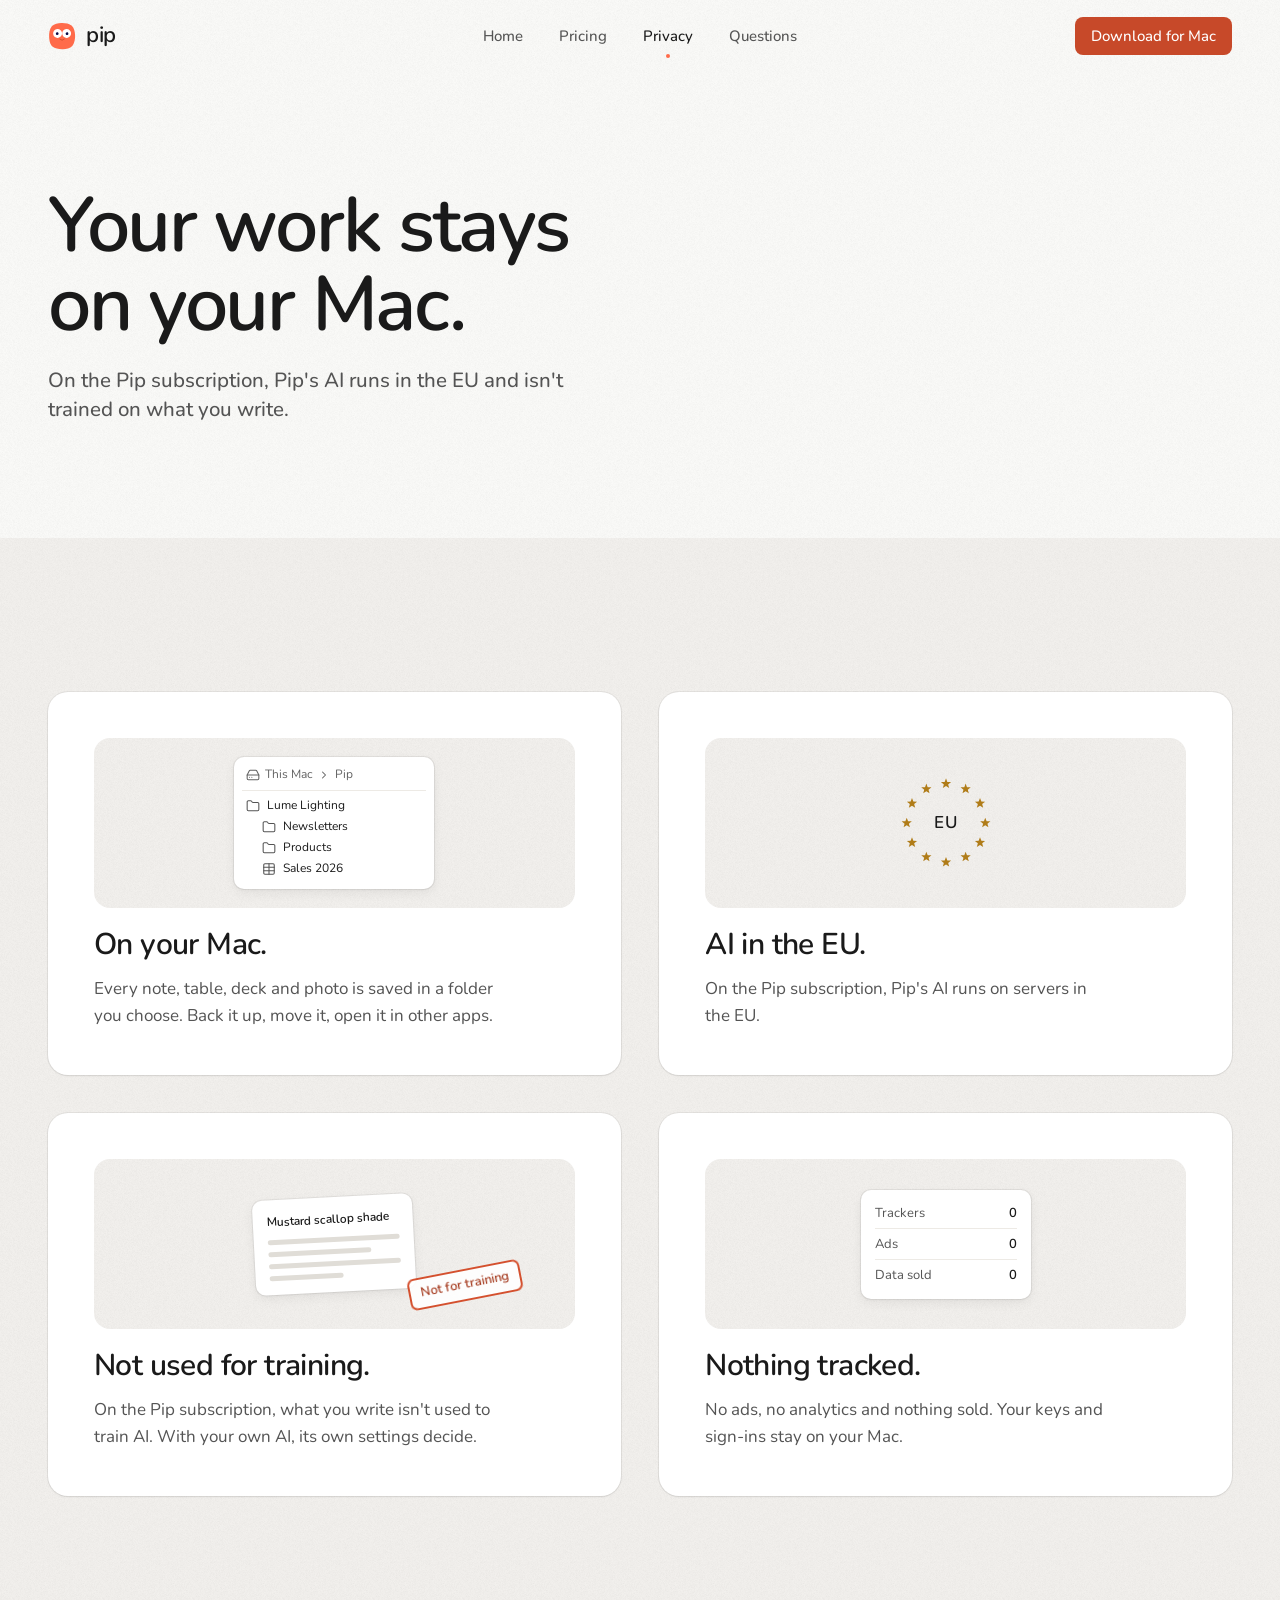
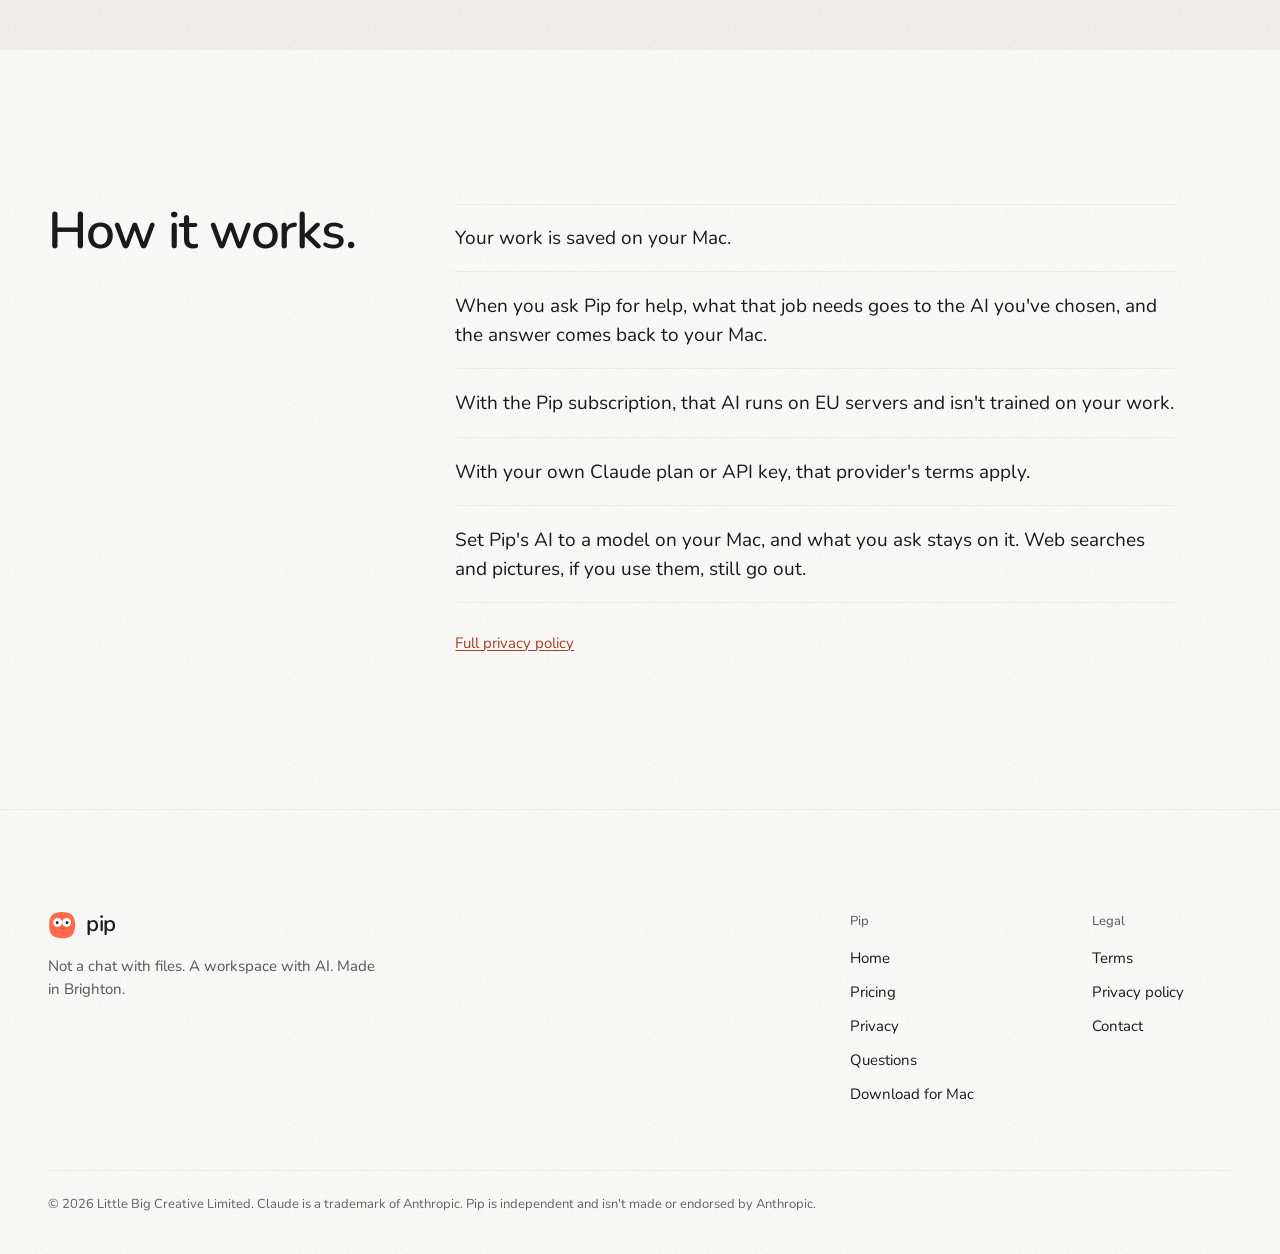
<file: privacy.html>
<!doctype html>
<html lang="en-GB">
<head>
<meta charset="utf-8">
<meta name="viewport" content="width=device-width, initial-scale=1, viewport-fit=cover">
<script>document.documentElement.classList.add("js");setTimeout(function(){if(!window.PIP_READY)document.documentElement.classList.add("no-reveal")},3000);</script>
<title>Privacy · Pip</title>
<meta name="description" content="Your work stays on your Mac. On the Pip subscription, Pip's AI runs in the EU and isn't trained on what you write.">
<link rel="canonical" href="https://hellopip.co.uk/privacy.html">
<link rel="preload" href="assets/fonts/nunito-latin-wght-normal.woff2" as="font" type="font/woff2" crossorigin>
<link rel="stylesheet" href="css/site.css">
<script src="js/site.js" defer></script>

<link rel="icon" type="image/svg+xml" href="assets/favicon.svg">
<link rel="icon" type="image/png" sizes="32x32" href="assets/favicon-32.png">
<link rel="icon" type="image/png" sizes="16x16" href="assets/favicon-16.png">
<link rel="apple-touch-icon" sizes="180x180" href="assets/apple-touch-icon.png">
<link rel="manifest" href="site.webmanifest">
<meta name="color-scheme" content="light dark">
<meta name="theme-color" content="#FAFAF8" media="(prefers-color-scheme: light)">
<meta name="theme-color" content="#1C1B1A" media="(prefers-color-scheme: dark)">

<meta property="og:type" content="website">
<meta property="og:site_name" content="Pip">
<meta property="og:locale" content="en_GB">
<meta property="og:title" content="Pip privacy: your work stays on your Mac">
<meta property="og:description" content="Your work stays on your Mac. On the Pip subscription, Pip's AI runs in the EU and isn't trained on what you write.">
<meta property="og:url" content="https://hellopip.co.uk/privacy.html">
<meta property="og:image" content="https://hellopip.co.uk/assets/og-card.png">
<meta property="og:image:width" content="1200">
<meta property="og:image:height" content="630">
<meta property="og:image:alt" content="Pip, a workspace with AI for your Mac">
<meta name="twitter:card" content="summary_large_image">
<meta name="twitter:title" content="Pip privacy: your work stays on your Mac">
<meta name="twitter:description" content="Your work stays on your Mac. On the Pip subscription, Pip's AI runs in the EU and isn't trained on what you write.">
<meta name="twitter:image" content="https://hellopip.co.uk/assets/og-card.png">
</head>
<body data-page="privacy">
<a class="skip-link" href="#main">Skip to content</a>
<svg class="sprite" width="0" height="0" aria-hidden="true" focusable="false" style="position:absolute;width:0;height:0;overflow:hidden">
  <!-- Pip, canonical idle (assets/pip/pip-idle.svg). The mouth stroke reads --mw so small faces never draw it under 1px. -->
  <symbol id="pip-face" viewBox="160 160 700 700">
    <path fill="#FF6B4A" d="M490.829 183.72C574.143 179.943 691.914 193.472 755.609 252.712C816.228 309.091 834.641 412.785 837.227 492.372C840.06 579.575 826.531 690.324 767.668 759.495C712.118 823.719 615.411 835.955 535.504 839.929C453.479 843.655 334.098 831.835 270.921 774.035C260.482 764.485 250.562 753.362 242.56 741.694C204.804 686.645 191.021 607.668 188.058 542.273C184.029 453.348 196.045 331.642 259.05 262.88C316.3 200.397 410.599 187.29 490.829 183.72Z"/>
    <path fill="#FFFFFF" d="M390.446 334.902C452.032 329.947 505.934 375.948 510.722 437.546C515.51 499.145 469.365 552.922 407.754 557.545C346.377 562.149 292.848 516.218 288.078 454.853C283.308 393.489 329.095 339.837 390.446 334.902Z"/>
    <path fill="#090A49" transform="translate(10 32)" d="M375.012 386.136C393.249 382.926 410.641 395.092 413.879 413.324C417.117 431.556 404.978 448.967 386.751 452.233C368.484 455.506 351.027 443.335 347.782 425.063C344.537 406.791 356.735 389.353 375.012 386.136Z"/>
    <path fill="#FFFFFF" d="M617.132 335.202C678.45 330.201 732.211 375.857 737.21 437.175C742.208 498.493 696.551 552.253 635.232 557.249C573.917 562.245 520.161 516.591 515.163 455.276C510.164 393.961 555.817 340.203 617.132 335.202Z"/>
    <path fill="#090A49" transform="translate(36 32)" d="M598.815 386.662C617.308 385.942 632.907 400.301 633.718 418.791C634.528 437.28 620.246 452.95 601.76 453.851C583.146 454.758 567.344 440.354 566.528 421.736C565.712 403.118 580.193 387.387 598.815 386.662Z"/>
    <path fill="none" stroke="#D4502E" stroke-linecap="round" style="stroke-width:var(--mw,20)" d="M457 590 Q512 645 567 590"/>
  </symbol>
  <!-- Pip, thinking (assets/pip/pip-thinking.svg): "something's coming" -->
  <symbol id="pip-think" viewBox="160 160 700 700">
    <path fill="#FF6B4A" d="M490.829 183.72C574.143 179.943 691.914 193.472 755.609 252.712C816.228 309.091 834.641 412.785 837.227 492.372C840.06 579.575 826.531 690.324 767.668 759.495C712.118 823.719 615.411 835.955 535.504 839.929C453.479 843.655 334.098 831.835 270.921 774.035C260.482 764.485 250.562 753.362 242.56 741.694C204.804 686.645 191.021 607.668 188.058 542.273C184.029 453.348 196.045 331.642 259.05 262.88C316.3 200.397 410.599 187.29 490.829 183.72Z"/>
    <path fill="#FFFFFF" d="M390.446 334.902C452.032 329.947 505.934 375.948 510.722 437.546C515.51 499.145 469.365 552.922 407.754 557.545C346.377 562.149 292.848 516.218 288.078 454.853C283.308 393.489 329.095 339.837 390.446 334.902Z"/>
    <path fill="#090A49" transform="translate(10 -30)" d="M375.012 386.136C393.249 382.926 410.641 395.092 413.879 413.324C417.117 431.556 404.978 448.967 386.751 452.233C368.484 455.506 351.027 443.335 347.782 425.063C344.537 406.791 356.735 389.353 375.012 386.136Z"/>
    <path fill="#FFFFFF" d="M617.132 335.202C678.45 330.201 732.211 375.857 737.21 437.175C742.208 498.493 696.551 552.253 635.232 557.249C573.917 562.245 520.161 516.591 515.163 455.276C510.164 393.961 555.817 340.203 617.132 335.202Z"/>
    <path fill="#090A49" transform="translate(36 -30)" d="M598.815 386.662C617.308 385.942 632.907 400.301 633.718 418.791C634.528 437.28 620.246 452.95 601.76 453.851C583.146 454.758 567.344 440.354 566.528 421.736C565.712 403.118 580.193 387.387 598.815 386.662Z"/>
    <path fill="none" stroke="#D4502E" stroke-linecap="round" style="stroke-width:var(--mw,20)" d="M457 598 Q512 612 567 598"/>
  </symbol>

  <!-- Lucide 1.40 (outlined, 24 grid). Stroke and size come from .i classes. -->
  <symbol id="i-image" viewBox="0 0 24 24"><rect width="18" height="18" x="3" y="3" rx="2" ry="2"/><circle cx="9" cy="9" r="2"/><path d="m21 15-3.086-3.086a2 2 0 0 0-2.828 0L6 21"/></symbol>
  <symbol id="i-menu" viewBox="0 0 24 24"><path d="M4 12h16"/><path d="M4 18h16"/><path d="M4 6h16"/></symbol>
  <symbol id="i-x" viewBox="0 0 24 24"><path d="M18 6 6 18"/><path d="m6 6 12 12"/></symbol>
  <symbol id="i-folder" viewBox="0 0 24 24"><path d="M20 20a2 2 0 0 0 2-2V8a2 2 0 0 0-2-2h-7.9a2 2 0 0 1-1.69-.9L9.6 3.9A2 2 0 0 0 7.93 3H4a2 2 0 0 0-2 2v13a2 2 0 0 0 2 2Z"/></symbol>
  <symbol id="i-file-text" viewBox="0 0 24 24"><path d="M15 2H6a2 2 0 0 0-2 2v16a2 2 0 0 0 2 2h12a2 2 0 0 0 2-2V7Z"/><path d="M14 2v4a2 2 0 0 0 2 2h4"/><path d="M10 9H8"/><path d="M16 13H8"/><path d="M16 17H8"/></symbol>
  <symbol id="i-table" viewBox="0 0 24 24"><path d="M12 3v18"/><rect width="18" height="18" x="3" y="3" rx="2"/><path d="M3 9h18"/><path d="M3 15h18"/></symbol>
  <symbol id="i-shapes" viewBox="0 0 24 24"><path d="M8.3 10a.7.7 0 0 1-.626-1.079L11.4 3a.7.7 0 0 1 1.198-.043L16.3 8.9a.7.7 0 0 1-.572 1.1Z"/><rect x="3" y="14" width="7" height="7" rx="1"/><circle cx="17.5" cy="17.5" r="3.5"/></symbol>
  <symbol id="i-presentation" viewBox="0 0 24 24"><path d="M2 3h20"/><path d="M21 3v11a2 2 0 0 1-2 2H5a2 2 0 0 1-2-2V3"/><path d="m7 21 5-5 5 5"/></symbol>
  <symbol id="i-dashboard" viewBox="0 0 24 24"><rect width="7" height="9" x="3" y="3" rx="1"/><rect width="7" height="5" x="14" y="3" rx="1"/><rect width="7" height="9" x="14" y="12" rx="1"/><rect width="7" height="5" x="3" y="16" rx="1"/></symbol>
  <symbol id="i-chevron-down" viewBox="0 0 24 24"><path d="m6 9 6 6 6-6"/></symbol>
  <symbol id="i-chevron-right" viewBox="0 0 24 24"><path d="m9 18 6-6-6-6"/></symbol>
  <symbol id="i-search" viewBox="0 0 24 24"><circle cx="11" cy="11" r="8"/><path d="m21 21-4.3-4.3"/></symbol>
  <symbol id="i-message" viewBox="0 0 24 24"><path d="M21 15a2 2 0 0 1-2 2H7l-4 4V5a2 2 0 0 1 2-2h14a2 2 0 0 1 2 2z"/></symbol>
  <symbol id="i-arrow-up" viewBox="0 0 24 24"><path d="m5 12 7-7 7 7"/><path d="M12 19V5"/></symbol>
  <symbol id="i-arrow-right" viewBox="0 0 24 24"><path d="M5 12h14"/><path d="m12 5 7 7-7 7"/></symbol>
  <symbol id="i-check" viewBox="0 0 24 24"><path d="M20 6 9 17l-5-5"/></symbol>
  <symbol id="i-rotate" viewBox="0 0 24 24"><path d="M3 12a9 9 0 1 0 9-9 9.75 9.75 0 0 0-6.74 2.74L3 8"/><path d="M3 3v5h5"/></symbol>
  <symbol id="i-hard-drive" viewBox="0 0 24 24"><path d="M22 12H2"/><path d="M5.45 5.11 2 12v6a2 2 0 0 0 2 2h16a2 2 0 0 0 2-2v-6l-3.45-6.89A2 2 0 0 0 16.76 4H7.24a2 2 0 0 0-1.79 1.11z"/><path d="M6 16h.01"/><path d="M10 16h.01"/></symbol>
  <symbol id="i-globe" viewBox="0 0 24 24"><circle cx="12" cy="12" r="10"/><path d="M12 2a14.5 14.5 0 0 0 0 20 14.5 14.5 0 0 0 0-20"/><path d="M2 12h20"/></symbol>
  <symbol id="i-eye-off" viewBox="0 0 24 24"><path d="M10.733 5.076a10.744 10.744 0 0 1 11.205 6.575 1 1 0 0 1 0 .696 10.747 10.747 0 0 1-1.444 2.49"/><path d="M14.084 14.158a3 3 0 0 1-4.242-4.242"/><path d="M17.479 17.499a10.75 10.75 0 0 1-15.417-5.151 1 1 0 0 1 0-.696 10.75 10.75 0 0 1 4.446-5.143"/><path d="m2 2 20 20"/></symbol>
  <symbol id="i-folder-lock" viewBox="0 0 24 24"><rect width="8" height="5" x="14" y="17" rx="1"/><path d="M10 20H4a2 2 0 0 1-2-2V5a2 2 0 0 1 2-2h3.9a2 2 0 0 1 1.69.9l.81 1.2a2 2 0 0 0 1.67.9H20a2 2 0 0 1 2 2v2.5"/><path d="M20 17v-2a2 2 0 1 0-4 0v2"/></symbol>
  <symbol id="i-map-pin" viewBox="0 0 24 24"><path d="M20 10c0 4.993-5.539 10.193-7.399 11.799a1 1 0 0 1-1.202 0C9.539 20.193 4 14.993 4 10a8 8 0 0 1 16 0"/><circle cx="12" cy="10" r="3"/></symbol>
  <symbol id="i-ban" viewBox="0 0 24 24"><circle cx="12" cy="12" r="10"/><path d="m4.9 4.9 14.2 14.2"/></symbol>
  <symbol id="i-shield-check" viewBox="0 0 24 24"><path d="M20 13c0 5-3.5 7.5-7.66 8.95a1 1 0 0 1-.67-.01C7.5 20.5 4 18 4 13V6a1 1 0 0 1 1-1c2 0 4.5-1.2 6.24-2.72a1.17 1.17 0 0 1 1.52 0C14.51 3.81 17 5 19 5a1 1 0 0 1 1 1z"/><path d="m9 12 2 2 4-4"/></symbol>
  <symbol id="i-sun" viewBox="0 0 24 24"><circle cx="12" cy="12" r="4"/><path d="M12 2v2"/><path d="M12 20v2"/><path d="m4.93 4.93 1.41 1.41"/><path d="m17.66 17.66 1.41 1.41"/><path d="M2 12h2"/><path d="M20 12h2"/><path d="m6.34 17.66-1.41 1.41"/><path d="m19.07 4.93-1.41 1.41"/></symbol>
  <symbol id="i-crop" viewBox="0 0 24 24"><path d="M6 2v14a2 2 0 0 0 2 2h14"/><path d="M18 22V8a2 2 0 0 0-2-2H2"/></symbol>
  <symbol id="i-eraser" viewBox="0 0 24 24"><path d="m7 21-4.3-4.3c-1-1-1-2.5 0-3.4l9.6-9.6c1-1 2.5-1 3.4 0l5.6 5.6c1 1 1 2.5 0 3.4L13 21"/><path d="M22 21H7"/><path d="m5 11 9 9"/></symbol>
  <symbol id="i-undo" viewBox="0 0 24 24"><path d="M9 14 4 9l5-5"/><path d="M4 9h10.5a5.5 5.5 0 0 1 5.5 5.5a5.5 5.5 0 0 1-5.5 5.5H11"/></symbol>
  <symbol id="i-download" viewBox="0 0 24 24"><path d="M12 15V3"/><path d="M21 15v4a2 2 0 0 1-2 2H5a2 2 0 0 1-2-2v-4"/><path d="m7 10 5 5 5-5"/></symbol>
  <symbol id="i-settings" viewBox="0 0 24 24"><path d="M12.22 2h-.44a2 2 0 0 0-2 2v.18a2 2 0 0 1-1 1.73l-.43.25a2 2 0 0 1-2 0l-.15-.08a2 2 0 0 0-2.73.73l-.22.38a2 2 0 0 0 .73 2.73l.15.1a2 2 0 0 1 1 1.72v.51a2 2 0 0 1-1 1.74l-.15.09a2 2 0 0 0-.73 2.73l.22.38a2 2 0 0 0 2.73.73l.15-.08a2 2 0 0 1 2 0l.43.25a2 2 0 0 1 1 1.73V20a2 2 0 0 0 2 2h.44a2 2 0 0 0 2-2v-.18a2 2 0 0 1 1-1.73l.43-.25a2 2 0 0 1 2 0l.15.08a2 2 0 0 0 2.73-.73l.22-.39a2 2 0 0 0-.73-2.73l-.15-.08a2 2 0 0 1-1-1.74v-.5a2 2 0 0 1 1-1.74l.15-.09a2 2 0 0 0 .73-2.73l-.22-.38a2 2 0 0 0-2.73-.73l-.15.08a2 2 0 0 1-2 0l-.43-.25a2 2 0 0 1-1-1.73V4a2 2 0 0 0-2-2z"/><circle cx="12" cy="12" r="3"/></symbol>

  <!-- Fabric swatches for the canvas job: patterns in the system's own colours, not photos -->
  <defs>
    <pattern id="pt-leaf" width="14" height="14" patternUnits="userSpaceOnUse"><rect width="14" height="14" fill="#7A9278"/><path d="M3 11c1.6-4.6 5.4-6.6 8-7.2-.8 3.2-3.2 6.4-8 7.2z" fill="#9AB398"/></pattern>
    <pattern id="pt-dots" width="9" height="9" patternUnits="userSpaceOnUse"><rect width="9" height="9" fill="#E8E5E0"/><circle cx="4.5" cy="4.5" r="1.5" fill="#090A49" fill-opacity=".55"/></pattern>
    <pattern id="pt-stripe" width="10" height="10" patternUnits="userSpaceOnUse" patternTransform="rotate(90)"><rect width="10" height="10" fill="#F2F0ED"/><rect width="4" height="10" fill="#B07C18" fill-opacity=".55"/></pattern>
  </defs>
</svg>
<header class="site-header" data-header>
  <div class="container header-row">
    <a class="brand" href="index.html" aria-label="Pip, home"><svg class="pf pf-28" aria-hidden="true" focusable="false"><use href="#pip-face"/></svg><span class="brand-word">pip</span></a>
    <nav class="nav" aria-label="Main">
      <a href="index.html" data-nav="index">Home</a>
      <a href="pricing.html" data-nav="pricing">Pricing</a>
      <a href="privacy.html" data-nav="privacy" aria-current="page">Privacy</a>
      <a href="questions.html" data-nav="questions">Questions</a>
    </nav>
    <div class="header-end">
      <a class="btn btn--primary btn--sm" href="download.html?start=1" data-nav="download"><span>Download<span class="hide-sm"> for Mac</span></span></a>
      <button class="menu-btn" type="button" aria-expanded="false" aria-controls="site-menu" aria-label="Menu" data-menu-btn>
        <svg class="i i-20 i-open" aria-hidden="true" focusable="false"><use href="#i-menu"/></svg>
        <svg class="i i-20 i-close" aria-hidden="true" focusable="false"><use href="#i-x"/></svg>
      </button>
    </div>
  </div>
  <nav class="sheet" id="site-menu" aria-label="Menu" data-sheet hidden>
    <a href="index.html" data-nav="index">Home <svg class="i i-20" aria-hidden="true" focusable="false"><use href="#i-chevron-right"/></svg></a>
    <a href="pricing.html" data-nav="pricing">Pricing <svg class="i i-20" aria-hidden="true" focusable="false"><use href="#i-chevron-right"/></svg></a>
    <a href="privacy.html" data-nav="privacy" aria-current="page">Privacy <svg class="i i-20" aria-hidden="true" focusable="false"><use href="#i-chevron-right"/></svg></a>
    <a href="questions.html" data-nav="questions">Questions <svg class="i i-20" aria-hidden="true" focusable="false"><use href="#i-chevron-right"/></svg></a>
  </nav>
</header>
<main id="main">

<!-- ═══ The promise, then the four strengths behind it ═════════════════════ -->
<section aria-labelledby="privacy-h">
  <div class="section page-top privacy-top">
    <div class="container">
      <div class="page-hero">
        <h1 class="h1" id="privacy-h">Your work stays on your Mac.</h1>
        <p class="lead">On the Pip subscription, Pip's AI runs in the EU and isn't trained on what you write.</p>
      </div>
    </div>
  </div>
  <div class="section band">
    <div class="container">
      <ul class="strengths" data-reveal>
        <li class="card strength"><div class="fact-art" aria-hidden="true">
          <div class="fa-finder">
            <p class="fa-path"><svg class="i i-14" aria-hidden="true" focusable="false"><use href="#i-hard-drive"/></svg><span>This Mac</span><svg class="i i-12" aria-hidden="true" focusable="false"><use href="#i-chevron-right"/></svg><span>Pip</span></p>
            <p class="fa-row"><svg class="i i-14" aria-hidden="true" focusable="false"><use href="#i-folder"/></svg><span>Lume Lighting</span></p>
            <p class="fa-row fa-in"><svg class="i i-14" aria-hidden="true" focusable="false"><use href="#i-folder"/></svg><span>Newsletters</span></p>
            <p class="fa-row fa-in"><svg class="i i-14" aria-hidden="true" focusable="false"><use href="#i-folder"/></svg><span>Products</span></p>
            <p class="fa-row fa-in"><svg class="i i-14" aria-hidden="true" focusable="false"><use href="#i-table"/></svg><span>Sales <span data-date="sales-year">2026</span></span></p>
          </div>
        </div><h2 class="strength-h">On your Mac.</h2><p>Every note, table, deck and photo is saved in a folder you choose. Back it up, move it, open it in other apps.</p></li>
        <li class="card strength"><div class="fact-art" aria-hidden="true">
          <svg class="fa-stars" viewBox="0 0 120 120" focusable="false"><polygon points="60.00,16.80 61.29,20.22 64.95,20.39 62.09,22.68 63.06,26.21 60.00,24.20 56.94,26.21 57.91,22.68 55.05,20.39 58.71,20.22"/><polygon points="79.00,21.89 80.29,25.31 83.95,25.48 81.09,27.77 82.06,31.30 79.00,29.29 75.94,31.30 76.91,27.77 74.05,25.48 77.71,25.31"/><polygon points="92.91,35.80 94.20,39.22 97.85,39.39 95.00,41.68 95.97,45.21 92.91,43.20 89.85,45.21 90.82,41.68 87.96,39.39 91.62,39.22"/><polygon points="98.00,54.80 99.29,58.22 102.95,58.39 100.09,60.68 101.06,64.21 98.00,62.20 94.94,64.21 95.91,60.68 93.05,58.39 96.71,58.22"/><polygon points="92.91,73.80 94.20,77.22 97.85,77.39 95.00,79.68 95.97,83.21 92.91,81.20 89.85,83.21 90.82,79.68 87.96,77.39 91.62,77.22"/><polygon points="79.00,87.71 80.29,91.13 83.95,91.30 81.09,93.59 82.06,97.12 79.00,95.11 75.94,97.12 76.91,93.59 74.05,91.30 77.71,91.13"/><polygon points="60.00,92.80 61.29,96.22 64.95,96.39 62.09,98.68 63.06,102.21 60.00,100.20 56.94,102.21 57.91,98.68 55.05,96.39 58.71,96.22"/><polygon points="41.00,87.71 42.29,91.13 45.95,91.30 43.09,93.59 44.06,97.12 41.00,95.11 37.94,97.12 38.91,93.59 36.05,91.30 39.71,91.13"/><polygon points="27.09,73.80 28.38,77.22 32.04,77.39 29.18,79.68 30.15,83.21 27.09,81.20 24.03,83.21 25.00,79.68 22.15,77.39 25.80,77.22"/><polygon points="22.00,54.80 23.29,58.22 26.95,58.39 24.09,60.68 25.06,64.21 22.00,62.20 18.94,64.21 19.91,60.68 17.05,58.39 20.71,58.22"/><polygon points="27.09,35.80 28.38,39.22 32.04,39.39 29.18,41.68 30.15,45.21 27.09,43.20 24.03,45.21 25.00,41.68 22.15,39.39 25.80,39.22"/><polygon points="41.00,21.89 42.29,25.31 45.95,25.48 43.09,27.77 44.06,31.30 41.00,29.29 37.94,31.30 38.91,27.77 36.05,25.48 39.71,25.31"/></svg>
          <span class="fa-eu">EU</span>
        </div><h2 class="strength-h">AI in the EU.</h2><p>On the Pip subscription, Pip's AI runs on servers in the EU.</p></li>
        <li class="card strength"><div class="fact-art" aria-hidden="true">
          <div class="fa-note"><p class="fa-note-t">Mustard scallop shade</p><i></i><i></i><i></i><i></i></div>
          <span class="fa-stamp">Not for training</span>
        </div><h2 class="strength-h">Not used for training.</h2><p>On the Pip subscription, what you write isn't used to train AI. With your own AI, its own settings decide.</p></li>
        <li class="card strength"><div class="fact-art" aria-hidden="true">
          <div class="fa-receipt">
            <p><span>Trackers</span><b>0</b></p>
            <p><span>Ads</span><b>0</b></p>
            <p><span>Data sold</span><b>0</b></p>
          </div>
        </div><h2 class="strength-h">Nothing tracked.</h2><p>No ads, no analytics and nothing sold. Your keys and sign-ins stay on your Mac.</p></li>
      </ul>
    </div>
  </div>
</section>

<!-- ═══ How it works ═══════════════════════════════════════════════════════ -->
<section class="section" aria-labelledby="how-h">
  <div class="container grid12 how-layout">
    <div class="sec-head how-head" data-reveal>
      <h2 class="h2" id="how-h">How it works.</h2>
    </div>
    <div class="how-body" data-reveal>
      <ul class="how-list">
        <li>Your work is saved on your Mac.</li>
        <li>When you ask Pip for help, what that job needs goes to the AI you've chosen, and the answer comes back to your Mac.</li>
        <li>With the Pip subscription, that AI runs on EU servers and isn't trained on your work.</li>
        <li>With your own Claude plan or API key, that provider's terms apply.</li>
        <li>Set Pip's AI to a model on your Mac, and what you ask stays on it. Web searches and pictures, if you use them, still go out.</li>
      </ul>
      <p class="how-policy"><a href="privacy-policy.html">Full privacy policy</a></p>
    </div>
  </div>
</section>
</main>
<footer class="site-footer">
  <div class="container footer-grid">
    <div class="footer-about">
      <a class="brand" href="index.html" aria-label="Pip, home"><svg class="pf pf-28" aria-hidden="true" focusable="false"><use href="#pip-face"/></svg><span class="brand-word">pip</span></a>
      <p>Not a chat with files. A workspace with AI. Made in Brighton.</p>
    </div>
    <nav class="footer-col" aria-labelledby="footer-pip">
      <h2 id="footer-pip">Pip</h2>
      <a href="index.html">Home</a>
      <a href="pricing.html">Pricing</a>
      <a href="privacy.html">Privacy</a>
      <a href="questions.html">Questions</a>
      <a href="download.html?start=1">Download for Mac</a>
    </nav>
    <div class="footer-col">
      <h2>Legal</h2>
      <a href="terms.html">Terms</a>
      <a href="privacy-policy.html">Privacy policy</a>
      <a href="mailto:hello@haydenslaughter.co.uk">Contact</a>
    </div>
    <p class="footer-small">© <span data-date="year">2026</span> Little Big Creative Limited. Claude is a trademark of Anthropic. Pip is independent and isn't made or endorsed by Anthropic.</p>
  </div>
</footer>
</body>
</html>
</file>
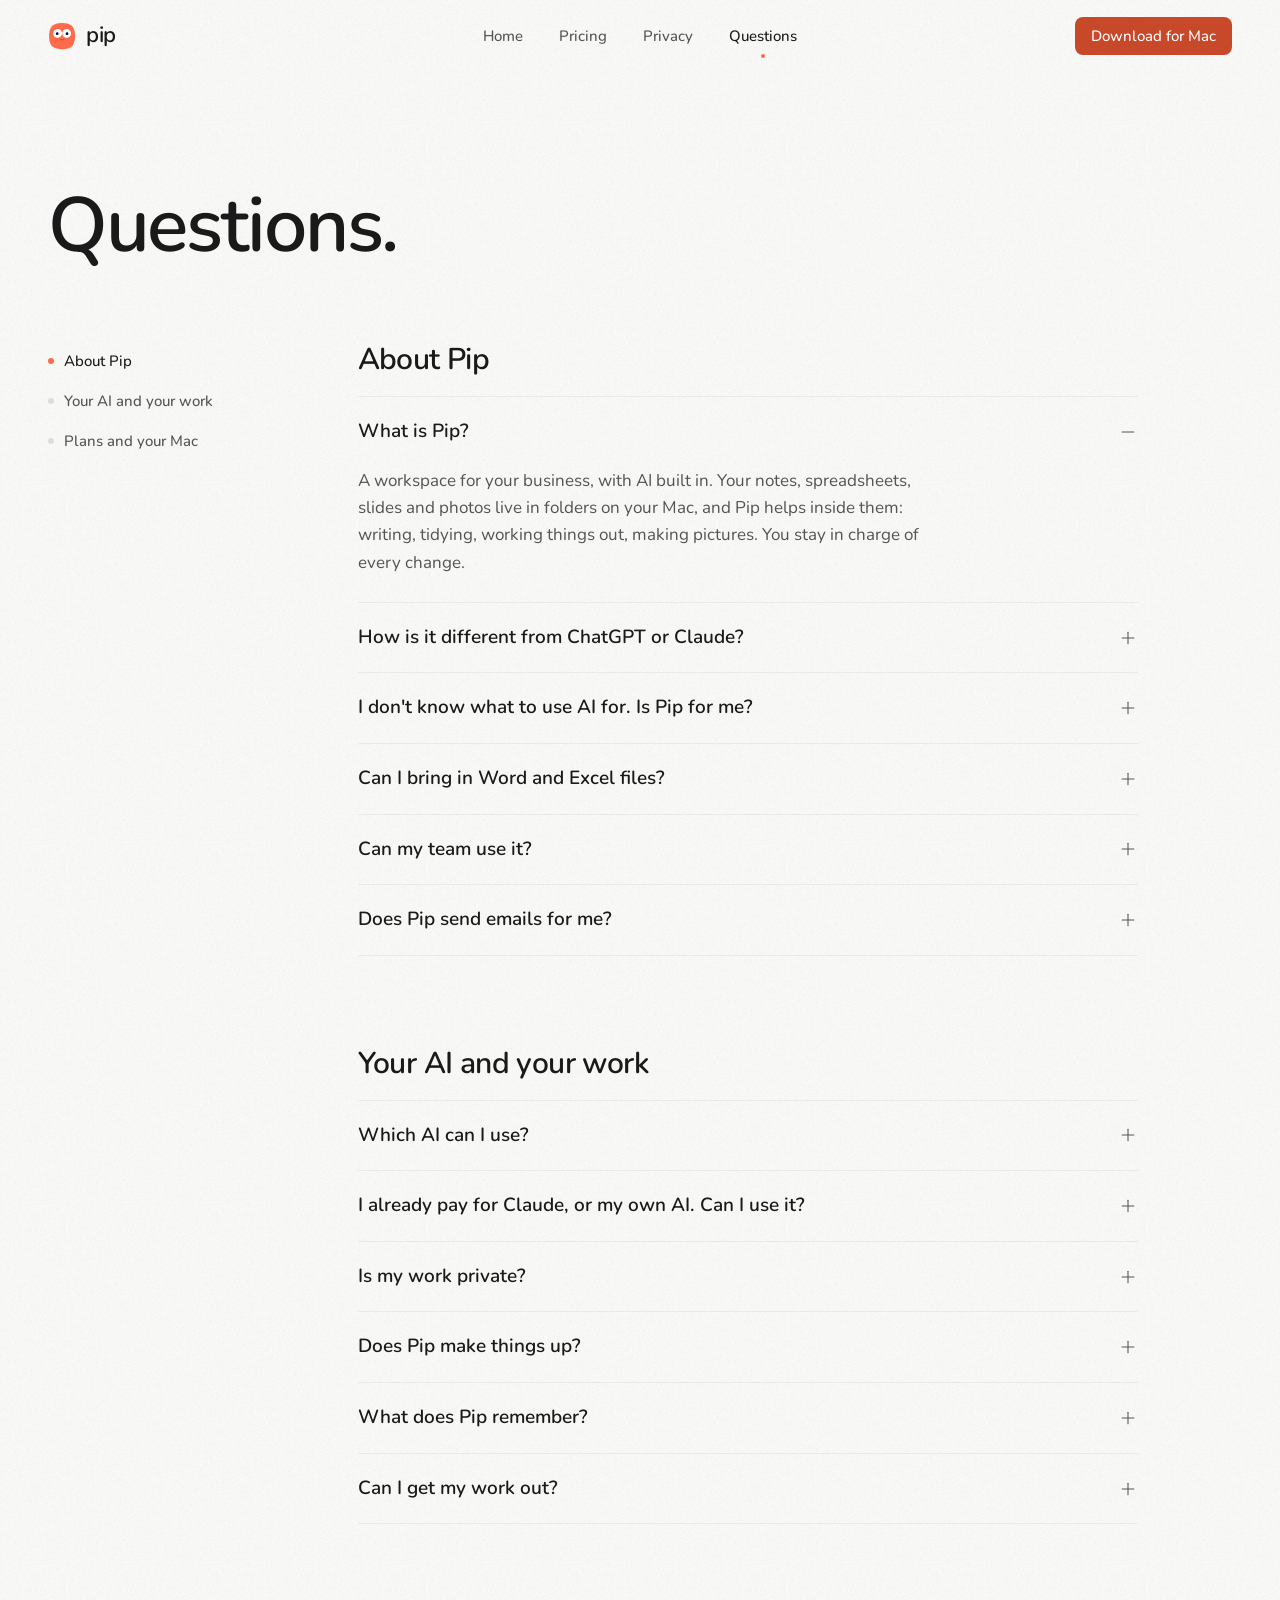
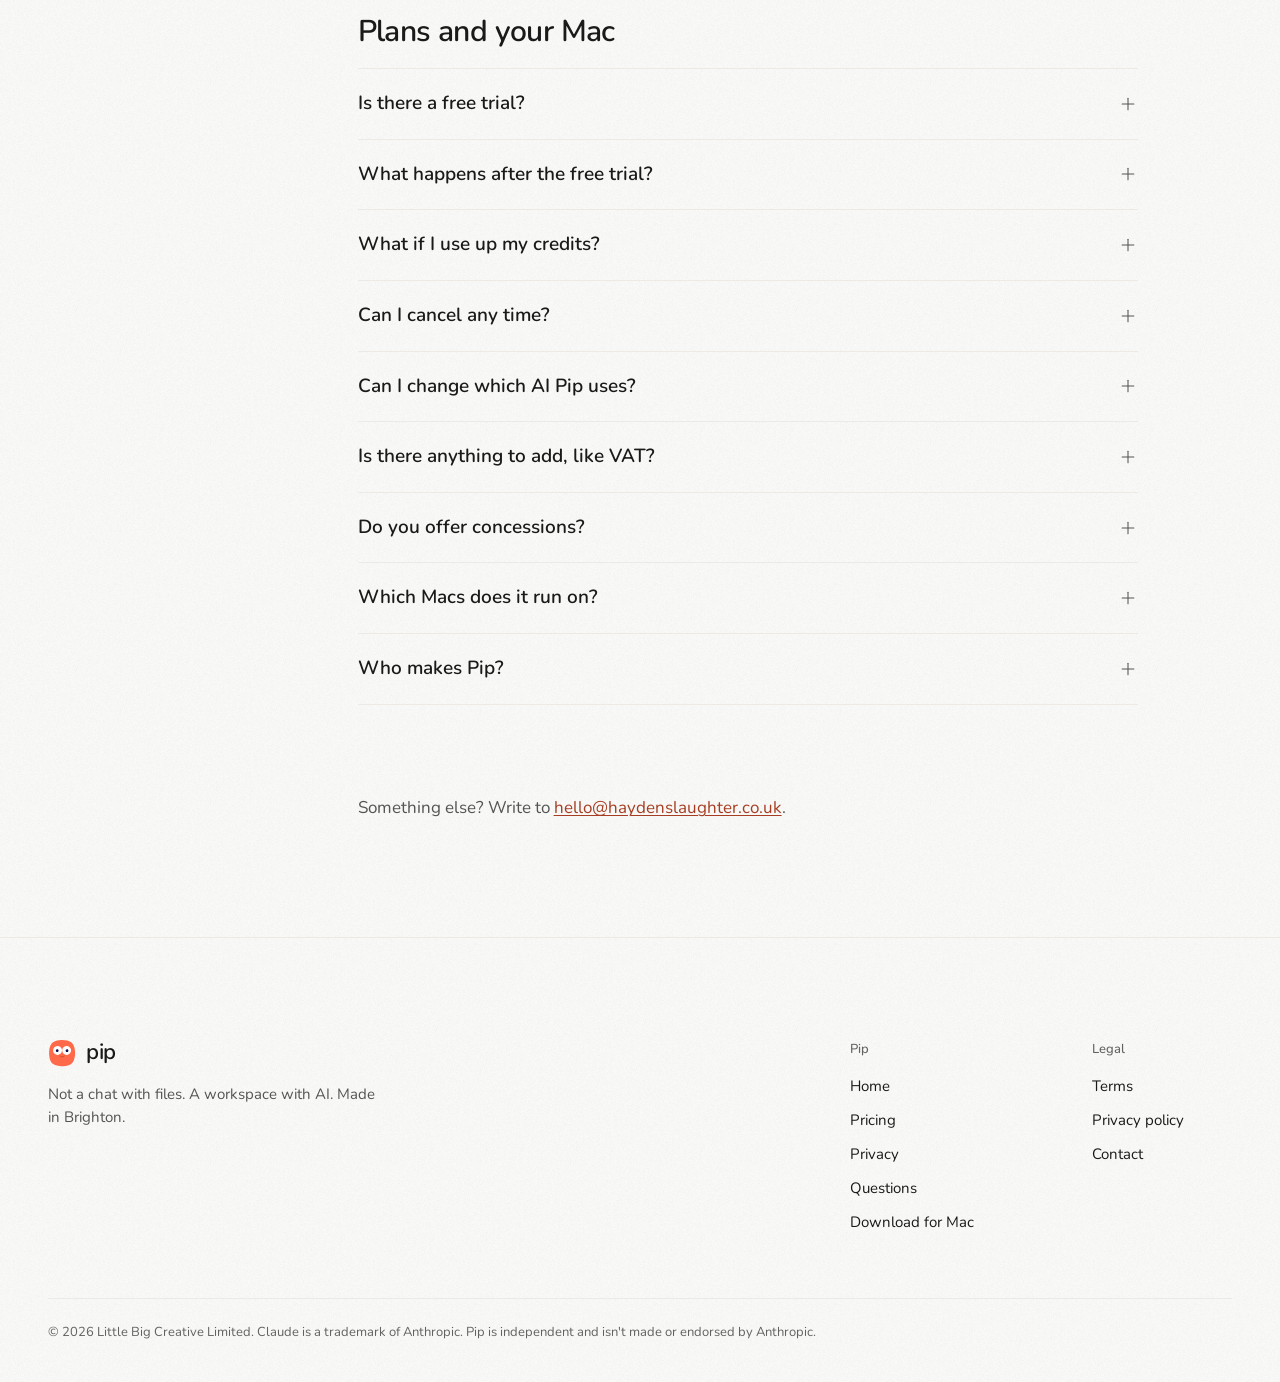
<file: questions.html>
<!doctype html>
<html lang="en-GB">
<head>
<meta charset="utf-8">
<meta name="viewport" content="width=device-width, initial-scale=1, viewport-fit=cover">
<script>document.documentElement.classList.add("js");setTimeout(function(){if(!window.PIP_READY)document.documentElement.classList.add("no-reveal")},3000);</script>
<title>Questions · Pip</title>
<meta name="description" content="What Pip is, which AI you can use, how your work stays private, and what it costs.">
<link rel="canonical" href="https://hellopip.co.uk/questions.html">
<link rel="preload" href="assets/fonts/nunito-latin-wght-normal.woff2" as="font" type="font/woff2" crossorigin>
<link rel="stylesheet" href="css/site.css">
<script src="js/site.js" defer></script>

<link rel="icon" type="image/svg+xml" href="assets/favicon.svg">
<link rel="icon" type="image/png" sizes="32x32" href="assets/favicon-32.png">
<link rel="icon" type="image/png" sizes="16x16" href="assets/favicon-16.png">
<link rel="apple-touch-icon" sizes="180x180" href="assets/apple-touch-icon.png">
<link rel="manifest" href="site.webmanifest">
<meta name="color-scheme" content="light dark">
<meta name="theme-color" content="#FAFAF8" media="(prefers-color-scheme: light)">
<meta name="theme-color" content="#1C1B1A" media="(prefers-color-scheme: dark)">

<meta property="og:type" content="website">
<meta property="og:site_name" content="Pip">
<meta property="og:locale" content="en_GB">
<meta property="og:title" content="Questions about Pip">
<meta property="og:description" content="What Pip is, which AI you can use, how your work stays private, and what it costs.">
<meta property="og:url" content="https://hellopip.co.uk/questions.html">
<meta property="og:image" content="https://hellopip.co.uk/assets/og-card.png">
<meta property="og:image:width" content="1200">
<meta property="og:image:height" content="630">
<meta property="og:image:alt" content="Pip, a workspace with AI for your Mac">
<meta name="twitter:card" content="summary_large_image">
<meta name="twitter:title" content="Questions about Pip">
<meta name="twitter:description" content="What Pip is, which AI you can use, how your work stays private, and what it costs.">
<meta name="twitter:image" content="https://hellopip.co.uk/assets/og-card.png">
</head>
<body data-page="questions">
<a class="skip-link" href="#main">Skip to content</a>
<svg class="sprite" width="0" height="0" aria-hidden="true" focusable="false" style="position:absolute;width:0;height:0;overflow:hidden">
  <!-- Pip, canonical idle (assets/pip/pip-idle.svg). The mouth stroke reads --mw so small faces never draw it under 1px. -->
  <symbol id="pip-face" viewBox="160 160 700 700">
    <path fill="#FF6B4A" d="M490.829 183.72C574.143 179.943 691.914 193.472 755.609 252.712C816.228 309.091 834.641 412.785 837.227 492.372C840.06 579.575 826.531 690.324 767.668 759.495C712.118 823.719 615.411 835.955 535.504 839.929C453.479 843.655 334.098 831.835 270.921 774.035C260.482 764.485 250.562 753.362 242.56 741.694C204.804 686.645 191.021 607.668 188.058 542.273C184.029 453.348 196.045 331.642 259.05 262.88C316.3 200.397 410.599 187.29 490.829 183.72Z"/>
    <path fill="#FFFFFF" d="M390.446 334.902C452.032 329.947 505.934 375.948 510.722 437.546C515.51 499.145 469.365 552.922 407.754 557.545C346.377 562.149 292.848 516.218 288.078 454.853C283.308 393.489 329.095 339.837 390.446 334.902Z"/>
    <path fill="#090A49" transform="translate(10 32)" d="M375.012 386.136C393.249 382.926 410.641 395.092 413.879 413.324C417.117 431.556 404.978 448.967 386.751 452.233C368.484 455.506 351.027 443.335 347.782 425.063C344.537 406.791 356.735 389.353 375.012 386.136Z"/>
    <path fill="#FFFFFF" d="M617.132 335.202C678.45 330.201 732.211 375.857 737.21 437.175C742.208 498.493 696.551 552.253 635.232 557.249C573.917 562.245 520.161 516.591 515.163 455.276C510.164 393.961 555.817 340.203 617.132 335.202Z"/>
    <path fill="#090A49" transform="translate(36 32)" d="M598.815 386.662C617.308 385.942 632.907 400.301 633.718 418.791C634.528 437.28 620.246 452.95 601.76 453.851C583.146 454.758 567.344 440.354 566.528 421.736C565.712 403.118 580.193 387.387 598.815 386.662Z"/>
    <path fill="none" stroke="#D4502E" stroke-linecap="round" style="stroke-width:var(--mw,20)" d="M457 590 Q512 645 567 590"/>
  </symbol>
  <!-- Pip, thinking (assets/pip/pip-thinking.svg): "something's coming" -->
  <symbol id="pip-think" viewBox="160 160 700 700">
    <path fill="#FF6B4A" d="M490.829 183.72C574.143 179.943 691.914 193.472 755.609 252.712C816.228 309.091 834.641 412.785 837.227 492.372C840.06 579.575 826.531 690.324 767.668 759.495C712.118 823.719 615.411 835.955 535.504 839.929C453.479 843.655 334.098 831.835 270.921 774.035C260.482 764.485 250.562 753.362 242.56 741.694C204.804 686.645 191.021 607.668 188.058 542.273C184.029 453.348 196.045 331.642 259.05 262.88C316.3 200.397 410.599 187.29 490.829 183.72Z"/>
    <path fill="#FFFFFF" d="M390.446 334.902C452.032 329.947 505.934 375.948 510.722 437.546C515.51 499.145 469.365 552.922 407.754 557.545C346.377 562.149 292.848 516.218 288.078 454.853C283.308 393.489 329.095 339.837 390.446 334.902Z"/>
    <path fill="#090A49" transform="translate(10 -30)" d="M375.012 386.136C393.249 382.926 410.641 395.092 413.879 413.324C417.117 431.556 404.978 448.967 386.751 452.233C368.484 455.506 351.027 443.335 347.782 425.063C344.537 406.791 356.735 389.353 375.012 386.136Z"/>
    <path fill="#FFFFFF" d="M617.132 335.202C678.45 330.201 732.211 375.857 737.21 437.175C742.208 498.493 696.551 552.253 635.232 557.249C573.917 562.245 520.161 516.591 515.163 455.276C510.164 393.961 555.817 340.203 617.132 335.202Z"/>
    <path fill="#090A49" transform="translate(36 -30)" d="M598.815 386.662C617.308 385.942 632.907 400.301 633.718 418.791C634.528 437.28 620.246 452.95 601.76 453.851C583.146 454.758 567.344 440.354 566.528 421.736C565.712 403.118 580.193 387.387 598.815 386.662Z"/>
    <path fill="none" stroke="#D4502E" stroke-linecap="round" style="stroke-width:var(--mw,20)" d="M457 598 Q512 612 567 598"/>
  </symbol>

  <!-- Lucide 1.40 (outlined, 24 grid). Stroke and size come from .i classes. -->
  <symbol id="i-image" viewBox="0 0 24 24"><rect width="18" height="18" x="3" y="3" rx="2" ry="2"/><circle cx="9" cy="9" r="2"/><path d="m21 15-3.086-3.086a2 2 0 0 0-2.828 0L6 21"/></symbol>
  <symbol id="i-menu" viewBox="0 0 24 24"><path d="M4 12h16"/><path d="M4 18h16"/><path d="M4 6h16"/></symbol>
  <symbol id="i-x" viewBox="0 0 24 24"><path d="M18 6 6 18"/><path d="m6 6 12 12"/></symbol>
  <symbol id="i-folder" viewBox="0 0 24 24"><path d="M20 20a2 2 0 0 0 2-2V8a2 2 0 0 0-2-2h-7.9a2 2 0 0 1-1.69-.9L9.6 3.9A2 2 0 0 0 7.93 3H4a2 2 0 0 0-2 2v13a2 2 0 0 0 2 2Z"/></symbol>
  <symbol id="i-file-text" viewBox="0 0 24 24"><path d="M15 2H6a2 2 0 0 0-2 2v16a2 2 0 0 0 2 2h12a2 2 0 0 0 2-2V7Z"/><path d="M14 2v4a2 2 0 0 0 2 2h4"/><path d="M10 9H8"/><path d="M16 13H8"/><path d="M16 17H8"/></symbol>
  <symbol id="i-table" viewBox="0 0 24 24"><path d="M12 3v18"/><rect width="18" height="18" x="3" y="3" rx="2"/><path d="M3 9h18"/><path d="M3 15h18"/></symbol>
  <symbol id="i-shapes" viewBox="0 0 24 24"><path d="M8.3 10a.7.7 0 0 1-.626-1.079L11.4 3a.7.7 0 0 1 1.198-.043L16.3 8.9a.7.7 0 0 1-.572 1.1Z"/><rect x="3" y="14" width="7" height="7" rx="1"/><circle cx="17.5" cy="17.5" r="3.5"/></symbol>
  <symbol id="i-presentation" viewBox="0 0 24 24"><path d="M2 3h20"/><path d="M21 3v11a2 2 0 0 1-2 2H5a2 2 0 0 1-2-2V3"/><path d="m7 21 5-5 5 5"/></symbol>
  <symbol id="i-dashboard" viewBox="0 0 24 24"><rect width="7" height="9" x="3" y="3" rx="1"/><rect width="7" height="5" x="14" y="3" rx="1"/><rect width="7" height="9" x="14" y="12" rx="1"/><rect width="7" height="5" x="3" y="16" rx="1"/></symbol>
  <symbol id="i-chevron-down" viewBox="0 0 24 24"><path d="m6 9 6 6 6-6"/></symbol>
  <symbol id="i-chevron-right" viewBox="0 0 24 24"><path d="m9 18 6-6-6-6"/></symbol>
  <symbol id="i-search" viewBox="0 0 24 24"><circle cx="11" cy="11" r="8"/><path d="m21 21-4.3-4.3"/></symbol>
  <symbol id="i-message" viewBox="0 0 24 24"><path d="M21 15a2 2 0 0 1-2 2H7l-4 4V5a2 2 0 0 1 2-2h14a2 2 0 0 1 2 2z"/></symbol>
  <symbol id="i-arrow-up" viewBox="0 0 24 24"><path d="m5 12 7-7 7 7"/><path d="M12 19V5"/></symbol>
  <symbol id="i-arrow-right" viewBox="0 0 24 24"><path d="M5 12h14"/><path d="m12 5 7 7-7 7"/></symbol>
  <symbol id="i-check" viewBox="0 0 24 24"><path d="M20 6 9 17l-5-5"/></symbol>
  <symbol id="i-rotate" viewBox="0 0 24 24"><path d="M3 12a9 9 0 1 0 9-9 9.75 9.75 0 0 0-6.74 2.74L3 8"/><path d="M3 3v5h5"/></symbol>
  <symbol id="i-hard-drive" viewBox="0 0 24 24"><path d="M22 12H2"/><path d="M5.45 5.11 2 12v6a2 2 0 0 0 2 2h16a2 2 0 0 0 2-2v-6l-3.45-6.89A2 2 0 0 0 16.76 4H7.24a2 2 0 0 0-1.79 1.11z"/><path d="M6 16h.01"/><path d="M10 16h.01"/></symbol>
  <symbol id="i-globe" viewBox="0 0 24 24"><circle cx="12" cy="12" r="10"/><path d="M12 2a14.5 14.5 0 0 0 0 20 14.5 14.5 0 0 0 0-20"/><path d="M2 12h20"/></symbol>
  <symbol id="i-eye-off" viewBox="0 0 24 24"><path d="M10.733 5.076a10.744 10.744 0 0 1 11.205 6.575 1 1 0 0 1 0 .696 10.747 10.747 0 0 1-1.444 2.49"/><path d="M14.084 14.158a3 3 0 0 1-4.242-4.242"/><path d="M17.479 17.499a10.75 10.75 0 0 1-15.417-5.151 1 1 0 0 1 0-.696 10.75 10.75 0 0 1 4.446-5.143"/><path d="m2 2 20 20"/></symbol>
  <symbol id="i-folder-lock" viewBox="0 0 24 24"><rect width="8" height="5" x="14" y="17" rx="1"/><path d="M10 20H4a2 2 0 0 1-2-2V5a2 2 0 0 1 2-2h3.9a2 2 0 0 1 1.69.9l.81 1.2a2 2 0 0 0 1.67.9H20a2 2 0 0 1 2 2v2.5"/><path d="M20 17v-2a2 2 0 1 0-4 0v2"/></symbol>
  <symbol id="i-map-pin" viewBox="0 0 24 24"><path d="M20 10c0 4.993-5.539 10.193-7.399 11.799a1 1 0 0 1-1.202 0C9.539 20.193 4 14.993 4 10a8 8 0 0 1 16 0"/><circle cx="12" cy="10" r="3"/></symbol>
  <symbol id="i-ban" viewBox="0 0 24 24"><circle cx="12" cy="12" r="10"/><path d="m4.9 4.9 14.2 14.2"/></symbol>
  <symbol id="i-shield-check" viewBox="0 0 24 24"><path d="M20 13c0 5-3.5 7.5-7.66 8.95a1 1 0 0 1-.67-.01C7.5 20.5 4 18 4 13V6a1 1 0 0 1 1-1c2 0 4.5-1.2 6.24-2.72a1.17 1.17 0 0 1 1.52 0C14.51 3.81 17 5 19 5a1 1 0 0 1 1 1z"/><path d="m9 12 2 2 4-4"/></symbol>
  <symbol id="i-sun" viewBox="0 0 24 24"><circle cx="12" cy="12" r="4"/><path d="M12 2v2"/><path d="M12 20v2"/><path d="m4.93 4.93 1.41 1.41"/><path d="m17.66 17.66 1.41 1.41"/><path d="M2 12h2"/><path d="M20 12h2"/><path d="m6.34 17.66-1.41 1.41"/><path d="m19.07 4.93-1.41 1.41"/></symbol>
  <symbol id="i-crop" viewBox="0 0 24 24"><path d="M6 2v14a2 2 0 0 0 2 2h14"/><path d="M18 22V8a2 2 0 0 0-2-2H2"/></symbol>
  <symbol id="i-eraser" viewBox="0 0 24 24"><path d="m7 21-4.3-4.3c-1-1-1-2.5 0-3.4l9.6-9.6c1-1 2.5-1 3.4 0l5.6 5.6c1 1 1 2.5 0 3.4L13 21"/><path d="M22 21H7"/><path d="m5 11 9 9"/></symbol>
  <symbol id="i-undo" viewBox="0 0 24 24"><path d="M9 14 4 9l5-5"/><path d="M4 9h10.5a5.5 5.5 0 0 1 5.5 5.5a5.5 5.5 0 0 1-5.5 5.5H11"/></symbol>
  <symbol id="i-download" viewBox="0 0 24 24"><path d="M12 15V3"/><path d="M21 15v4a2 2 0 0 1-2 2H5a2 2 0 0 1-2-2v-4"/><path d="m7 10 5 5 5-5"/></symbol>
  <symbol id="i-settings" viewBox="0 0 24 24"><path d="M12.22 2h-.44a2 2 0 0 0-2 2v.18a2 2 0 0 1-1 1.73l-.43.25a2 2 0 0 1-2 0l-.15-.08a2 2 0 0 0-2.73.73l-.22.38a2 2 0 0 0 .73 2.73l.15.1a2 2 0 0 1 1 1.72v.51a2 2 0 0 1-1 1.74l-.15.09a2 2 0 0 0-.73 2.73l.22.38a2 2 0 0 0 2.73.73l.15-.08a2 2 0 0 1 2 0l.43.25a2 2 0 0 1 1 1.73V20a2 2 0 0 0 2 2h.44a2 2 0 0 0 2-2v-.18a2 2 0 0 1 1-1.73l.43-.25a2 2 0 0 1 2 0l.15.08a2 2 0 0 0 2.73-.73l.22-.39a2 2 0 0 0-.73-2.73l-.15-.08a2 2 0 0 1-1-1.74v-.5a2 2 0 0 1 1-1.74l.15-.09a2 2 0 0 0 .73-2.73l-.22-.38a2 2 0 0 0-2.73-.73l-.15.08a2 2 0 0 1-2 0l-.43-.25a2 2 0 0 1-1-1.73V4a2 2 0 0 0-2-2z"/><circle cx="12" cy="12" r="3"/></symbol>

  <!-- Fabric swatches for the canvas job: patterns in the system's own colours, not photos -->
  <defs>
    <pattern id="pt-leaf" width="14" height="14" patternUnits="userSpaceOnUse"><rect width="14" height="14" fill="#7A9278"/><path d="M3 11c1.6-4.6 5.4-6.6 8-7.2-.8 3.2-3.2 6.4-8 7.2z" fill="#9AB398"/></pattern>
    <pattern id="pt-dots" width="9" height="9" patternUnits="userSpaceOnUse"><rect width="9" height="9" fill="#E8E5E0"/><circle cx="4.5" cy="4.5" r="1.5" fill="#090A49" fill-opacity=".55"/></pattern>
    <pattern id="pt-stripe" width="10" height="10" patternUnits="userSpaceOnUse" patternTransform="rotate(90)"><rect width="10" height="10" fill="#F2F0ED"/><rect width="4" height="10" fill="#B07C18" fill-opacity=".55"/></pattern>
  </defs>
</svg>
<header class="site-header" data-header>
  <div class="container header-row">
    <a class="brand" href="index.html" aria-label="Pip, home"><svg class="pf pf-28" aria-hidden="true" focusable="false"><use href="#pip-face"/></svg><span class="brand-word">pip</span></a>
    <nav class="nav" aria-label="Main">
      <a href="index.html" data-nav="index">Home</a>
      <a href="pricing.html" data-nav="pricing">Pricing</a>
      <a href="privacy.html" data-nav="privacy">Privacy</a>
      <a href="questions.html" data-nav="questions" aria-current="page">Questions</a>
    </nav>
    <div class="header-end">
      <a class="btn btn--primary btn--sm" href="download.html?start=1" data-nav="download"><span>Download<span class="hide-sm"> for Mac</span></span></a>
      <button class="menu-btn" type="button" aria-expanded="false" aria-controls="site-menu" aria-label="Menu" data-menu-btn>
        <svg class="i i-20 i-open" aria-hidden="true" focusable="false"><use href="#i-menu"/></svg>
        <svg class="i i-20 i-close" aria-hidden="true" focusable="false"><use href="#i-x"/></svg>
      </button>
    </div>
  </div>
  <nav class="sheet" id="site-menu" aria-label="Menu" data-sheet hidden>
    <a href="index.html" data-nav="index">Home <svg class="i i-20" aria-hidden="true" focusable="false"><use href="#i-chevron-right"/></svg></a>
    <a href="pricing.html" data-nav="pricing">Pricing <svg class="i i-20" aria-hidden="true" focusable="false"><use href="#i-chevron-right"/></svg></a>
    <a href="privacy.html" data-nav="privacy">Privacy <svg class="i i-20" aria-hidden="true" focusable="false"><use href="#i-chevron-right"/></svg></a>
    <a href="questions.html" data-nav="questions" aria-current="page">Questions <svg class="i i-20" aria-hidden="true" focusable="false"><use href="#i-chevron-right"/></svg></a>
  </nav>
</header>
<main id="main">

<!-- ═══ Questions: a jump list beside three groups ═════════════════════════ -->
<section class="section page-top q-page" aria-labelledby="q-h">
  <div class="container">
    <div class="page-hero">
      <h1 class="h1" id="q-h">Questions.</h1>
    </div>
    <div class="q-layout">
      <nav class="q-jump" aria-label="Groups of questions" data-jump>
        <a href="#q-about">About Pip</a>
        <a href="#q-ai">Your AI and your work</a>
        <a href="#q-plans">Plans and your Mac</a>
      </nav>
      <div class="q-groups">

        <section class="q-group" id="q-about" aria-labelledby="q-about-h" data-reveal>
          <h2 class="q-group-h" id="q-about-h">About Pip</h2>
          <div class="acc">
            <details class="acc-item" id="q-what-is" open><summary class="acc-q"><span>What is Pip?</span><svg class="acc-mark" viewBox="0 0 24 24" aria-hidden="true" focusable="false"><path d="M5 12h14"/><path class="v" d="M12 5v14"/></svg></summary><div class="acc-a"><p>A workspace for your business, with AI built in. Your notes, spreadsheets, slides and photos live in folders on your Mac, and Pip helps inside them: writing, tidying, working things out, making pictures. You stay in charge of every change.</p></div></details>
            <details class="acc-item" id="q-vs-chatgpt"><summary class="acc-q"><span>How is it different from ChatGPT or Claude?</span><svg class="acc-mark" viewBox="0 0 24 24" aria-hidden="true" focusable="false"><path d="M5 12h14"/><path class="v" d="M12 5v14"/></svg></summary><div class="acc-a"><p>In most AI apps, everything happens in a chat, and what you make gets lost in old conversations. In Pip, your work comes first: it's saved in folders, you write in it yourself, and you ask Pip for help with the part you're on. There's still a chat when you just want to ask something.</p></div></details>
            <details class="acc-item" id="q-what-for"><summary class="acc-q"><span>I don't know what to use AI for. Is Pip for me?</span><svg class="acc-mark" viewBox="0 0 24 24" aria-hidden="true" focusable="false"><path d="M5 12h14"/><path class="v" d="M12 5v14"/></svg></summary><div class="acc-a"><p>Yes. Open a note, a spreadsheet or a photo, then open Pip, and Pip suggests a few things it could help with. Take one, or ignore them. You can also just have a play in the sample on the home page.</p></div></details>
            <details class="acc-item" id="q-office-files"><summary class="acc-q"><span>Can I bring in Word and Excel files?</span><svg class="acc-mark" viewBox="0 0 24 24" aria-hidden="true" focusable="false"><path d="M5 12h14"/><path class="v" d="M12 5v14"/></svg></summary><div class="acc-a"><p>Yes. Word, Excel, PowerPoint, Pages and Keynote files open in Pip. The originals stay as they were.</p></div></details>
            <details class="acc-item" id="q-team"><summary class="acc-q"><span>Can my team use it?</span><svg class="acc-mark" viewBox="0 0 24 24" aria-hidden="true" focusable="false"><path d="M5 12h14"/><path class="v" d="M12 5v14"/></svg></summary><div class="acc-a"><p>Yes, with a copy each on their own Mac. There's no shared workspace yet.</p></div></details>
            <details class="acc-item" id="q-send"><summary class="acc-q"><span>Does Pip send emails for me?</span><svg class="acc-mark" viewBox="0 0 24 24" aria-hidden="true" focusable="false"><path d="M5 12h14"/><path class="v" d="M12 5v14"/></svg></summary><div class="acc-a"><p>No. Pip helps you write them. Sending stays with you.</p></div></details>
          </div>
        </section>

        <section class="q-group" id="q-ai" aria-labelledby="q-ai-h" data-reveal>
          <h2 class="q-group-h" id="q-ai-h">Your AI and your work</h2>
          <div class="acc">
            <details class="acc-item" id="q-which-ai"><summary class="acc-q"><span>Which AI can I use?</span><svg class="acc-mark" viewBox="0 0 24 24" aria-hidden="true" focusable="false"><path d="M5 12h14"/><path class="v" d="M12 5v14"/></svg></summary><div class="acc-a"><p>Pip picks a good AI for each job, with Claude for the bigger work, so you don't have to think about it. If you'd like a different one, you can choose it in any chat.</p></div></details>
            <details class="acc-item" id="q-own-ai"><summary class="acc-q"><span>I already pay for Claude, or my own AI. Can I use it?</span><svg class="acc-mark" viewBox="0 0 24 24" aria-hidden="true" focusable="false"><path d="M5 12h14"/><path class="v" d="M12 5v14"/></svg></summary><div class="acc-a"><p>Yes, and then Pip is free. Sign in with your Claude plan, add an API key, or run a model on your Mac. What Pip does counts toward that plan's limits.</p></div></details>
            <details class="acc-item" id="q-private"><summary class="acc-q"><span>Is my work private?</span><svg class="acc-mark" viewBox="0 0 24 24" aria-hidden="true" focusable="false"><path d="M5 12h14"/><path class="v" d="M12 5v14"/></svg></summary><div class="acc-a"><p>Yes. Your files are saved on your Mac. On the Pip subscription, Pip's AI runs on servers in the EU and what you write isn't used to train AI. With your own AI, that provider's terms apply. The Privacy page has more.</p></div></details>
            <details class="acc-item" id="q-made-up"><summary class="acc-q"><span>Does Pip make things up?</span><svg class="acc-mark" viewBox="0 0 24 24" aria-hidden="true" focusable="false"><path d="M5 12h14"/><path class="v" d="M12 5v14"/></svg></summary><div class="acc-a"><p>Pip works from your notes and shows you which ones, so you can check. It's built to say when your notes don't have the answer. Like any AI, it can still get things wrong, so check anything that matters.</p></div></details>
            <details class="acc-item" id="q-remember"><summary class="acc-q"><span>What does Pip remember?</span><svg class="acc-mark" viewBox="0 0 24 24" aria-hidden="true" focusable="false"><path d="M5 12h14"/><path class="v" d="M12 5v14"/></svg></summary><div class="acc-a"><p>Your prices, customers, projects and how you write, picked up from your notes. See it all in Settings, and correct or delete anything.</p></div></details>
            <details class="acc-item" id="q-export"><summary class="acc-q"><span>Can I get my work out?</span><svg class="acc-mark" viewBox="0 0 24 24" aria-hidden="true" focusable="false"><path d="M5 12h14"/><path class="v" d="M12 5v14"/></svg></summary><div class="acc-a"><p>Yes. It's in a folder on your Mac. Notes export to Word, tables to Excel and decks to PowerPoint.</p></div></details>
          </div>
        </section>

        <section class="q-group" id="q-plans" aria-labelledby="q-plans-h" data-reveal>
          <h2 class="q-group-h" id="q-plans-h">Plans and your Mac</h2>
          <div class="acc">
            <details class="acc-item" id="q-trial"><summary class="acc-q"><span>Is there a free trial?</span><svg class="acc-mark" viewBox="0 0 24 24" aria-hidden="true" focusable="false"><path d="M5 12h14"/><path class="v" d="M12 5v14"/></svg></summary><div class="acc-a"><p>Yes: 14 days with everything included. No card details needed.</p></div></details>
            <details class="acc-item" id="q-trial-ends"><summary class="acc-q"><span>What happens after the free trial?</span><svg class="acc-mark" viewBox="0 0 24 24" aria-hidden="true" focusable="false"><path d="M5 12h14"/><path class="v" d="M12 5v14"/></svg></summary><div class="acc-a"><p>Hayden will email you before it ends. Keep it for £18 a month, or £200 a year, or stop. Your work stays on your Mac either way.</p></div></details>
            <details class="acc-item" id="q-use-up"><summary class="acc-q"><span>What if I use up my credits?</span><svg class="acc-mark" viewBox="0 0 24 24" aria-hidden="true" focusable="false"><path d="M5 12h14"/><path class="v" d="M12 5v14"/></svg></summary><div class="acc-a"><p>Pip keeps helping on a lighter, faster AI, within the fair-use limits in the <a href="terms.html#limits">terms</a>, until your 100 credits refresh next month. You're never charged extra.</p></div></details>
            <details class="acc-item" id="q-cancel"><summary class="acc-q"><span>Can I cancel any time?</span><svg class="acc-mark" viewBox="0 0 24 24" aria-hidden="true" focusable="false"><path d="M5 12h14"/><path class="v" d="M12 5v14"/></svg></summary><div class="acc-a"><p>Yes. Email hello@haydenslaughter.co.uk and Hayden will confirm by email. The subscription runs to the end of the period you've paid for, then stops. Your work stays on your Mac.</p></div></details>
            <details class="acc-item" id="q-switch"><summary class="acc-q"><span>Can I change which AI Pip uses?</span><svg class="acc-mark" viewBox="0 0 24 24" aria-hidden="true" focusable="false"><path d="M5 12h14"/><path class="v" d="M12 5v14"/></svg></summary><div class="acc-a"><p>Yes, in any chat, or for everything in Settings.</p></div></details>
            <details class="acc-item" id="q-vat"><summary class="acc-q"><span>Is there anything to add, like VAT?</span><svg class="acc-mark" viewBox="0 0 24 24" aria-hidden="true" focusable="false"><path d="M5 12h14"/><path class="v" d="M12 5v14"/></svg></summary><div class="acc-a"><p>No. The price you see is what you pay.</p></div></details>
            <details class="acc-item" id="q-concessions"><summary class="acc-q"><span>Do you offer concessions?</span><svg class="acc-mark" viewBox="0 0 24 24" aria-hidden="true" focusable="false"><path d="M5 12h14"/><path class="v" d="M12 5v14"/></svg></summary><div class="acc-a"><p>Yes: 30% off for students, disabled people and anyone out of work, so £12.60 a month. Email hello@haydenslaughter.co.uk and Hayden will set it up. No proof needed.</p></div></details>
            <details class="acc-item" id="q-macs"><summary class="acc-q"><span>Which Macs does it run on?</span><svg class="acc-mark" viewBox="0 0 24 24" aria-hidden="true" focusable="false"><path d="M5 12h14"/><path class="v" d="M12 5v14"/></svg></summary><div class="acc-a"><p>Macs with macOS 13 or later, Apple silicon or Intel. There's no Windows or phone version yet.</p></div></details>
            <details class="acc-item" id="q-who"><summary class="acc-q"><span>Who makes Pip?</span><svg class="acc-mark" viewBox="0 0 24 24" aria-hidden="true" focusable="false"><path d="M5 12h14"/><path class="v" d="M12 5v14"/></svg></summary><div class="acc-a"><p>Hayden Slaughter, in Brighton. Write to hello@haydenslaughter.co.uk and Hayden will reply personally.</p></div></details>
          </div>
        </section>

        <p class="q-more">Something else? Write to <a href="mailto:hello@haydenslaughter.co.uk">hello@haydenslaughter.co.uk</a>.</p>
      </div>
    </div>
  </div>
</section>
</main>
<footer class="site-footer">
  <div class="container footer-grid">
    <div class="footer-about">
      <a class="brand" href="index.html" aria-label="Pip, home"><svg class="pf pf-28" aria-hidden="true" focusable="false"><use href="#pip-face"/></svg><span class="brand-word">pip</span></a>
      <p>Not a chat with files. A workspace with AI. Made in Brighton.</p>
    </div>
    <nav class="footer-col" aria-labelledby="footer-pip">
      <h2 id="footer-pip">Pip</h2>
      <a href="index.html">Home</a>
      <a href="pricing.html">Pricing</a>
      <a href="privacy.html">Privacy</a>
      <a href="questions.html">Questions</a>
      <a href="download.html?start=1">Download for Mac</a>
    </nav>
    <div class="footer-col">
      <h2>Legal</h2>
      <a href="terms.html">Terms</a>
      <a href="privacy-policy.html">Privacy policy</a>
      <a href="mailto:hello@haydenslaughter.co.uk">Contact</a>
    </div>
    <p class="footer-small">© <span data-date="year">2026</span> Little Big Creative Limited. Claude is a trademark of Anthropic. Pip is independent and isn't made or endorsed by Anthropic.</p>
  </div>
</footer>
</body>
</html>
</file>
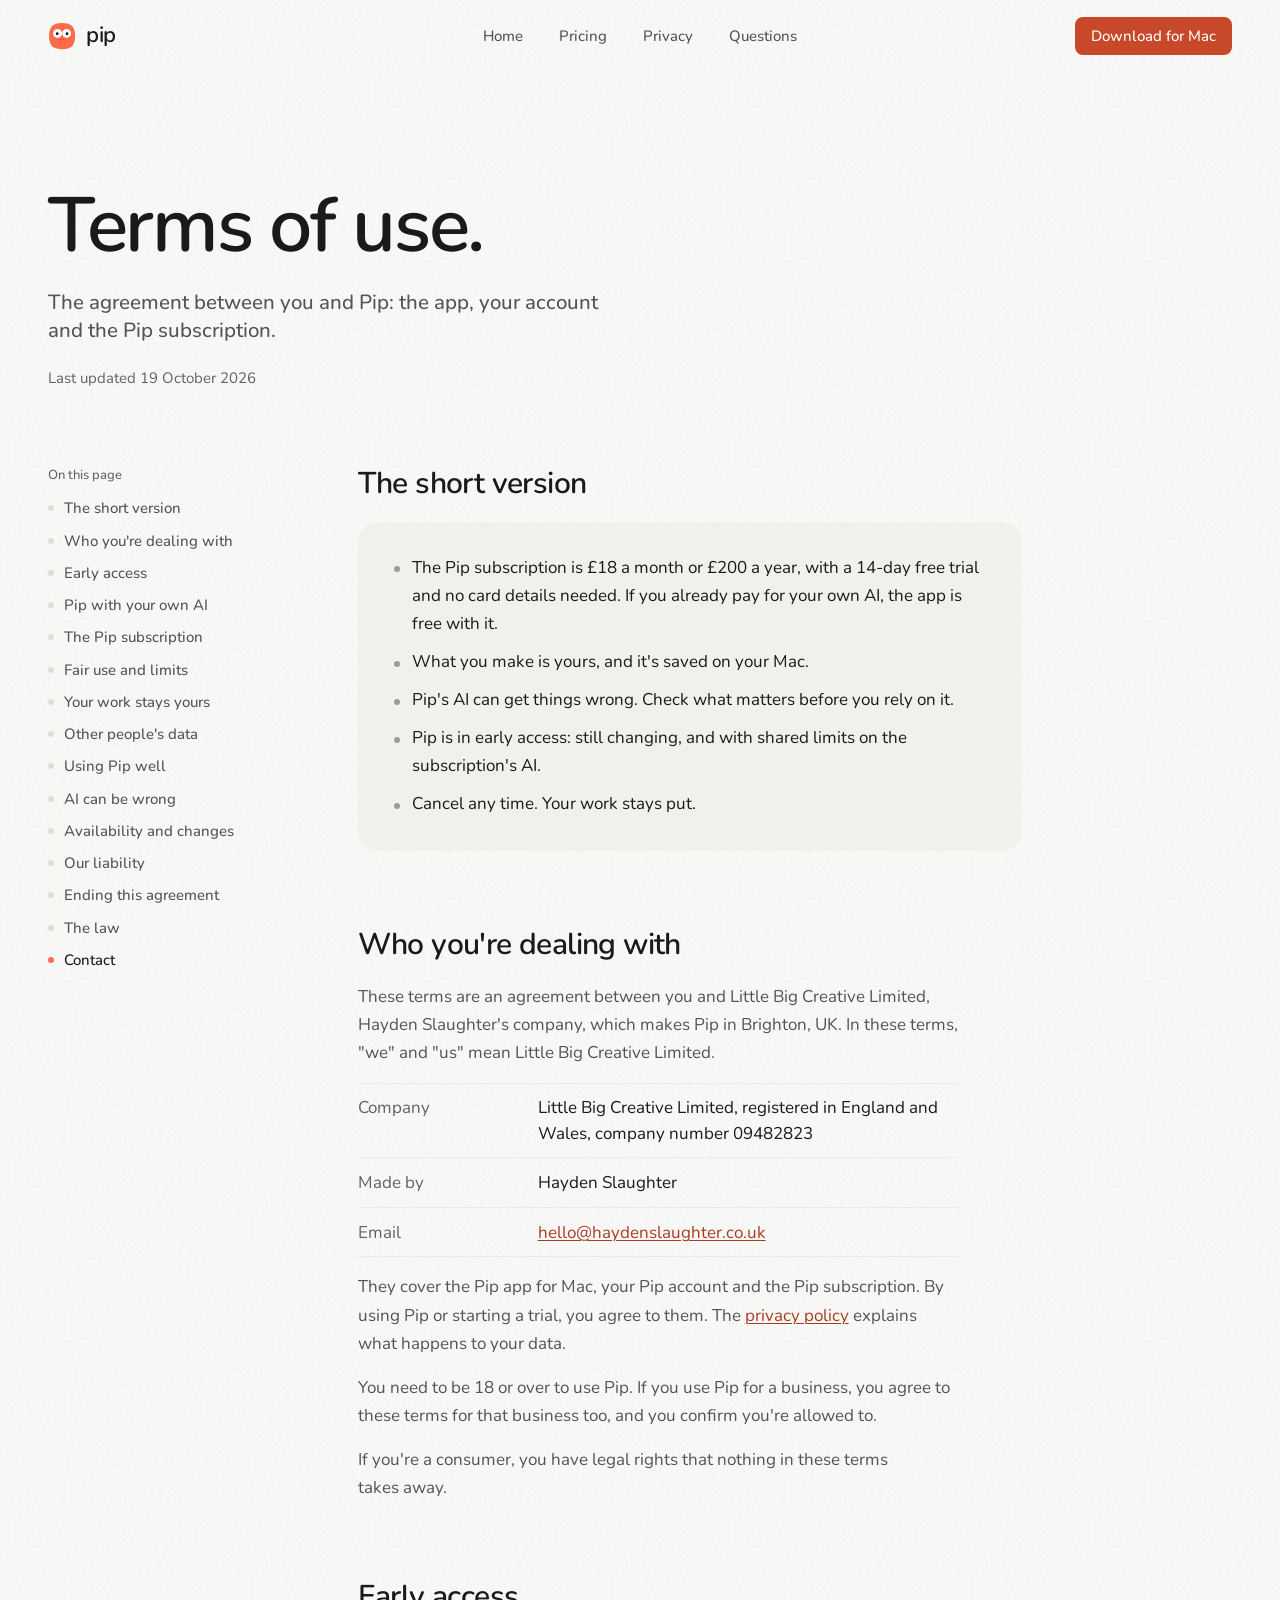
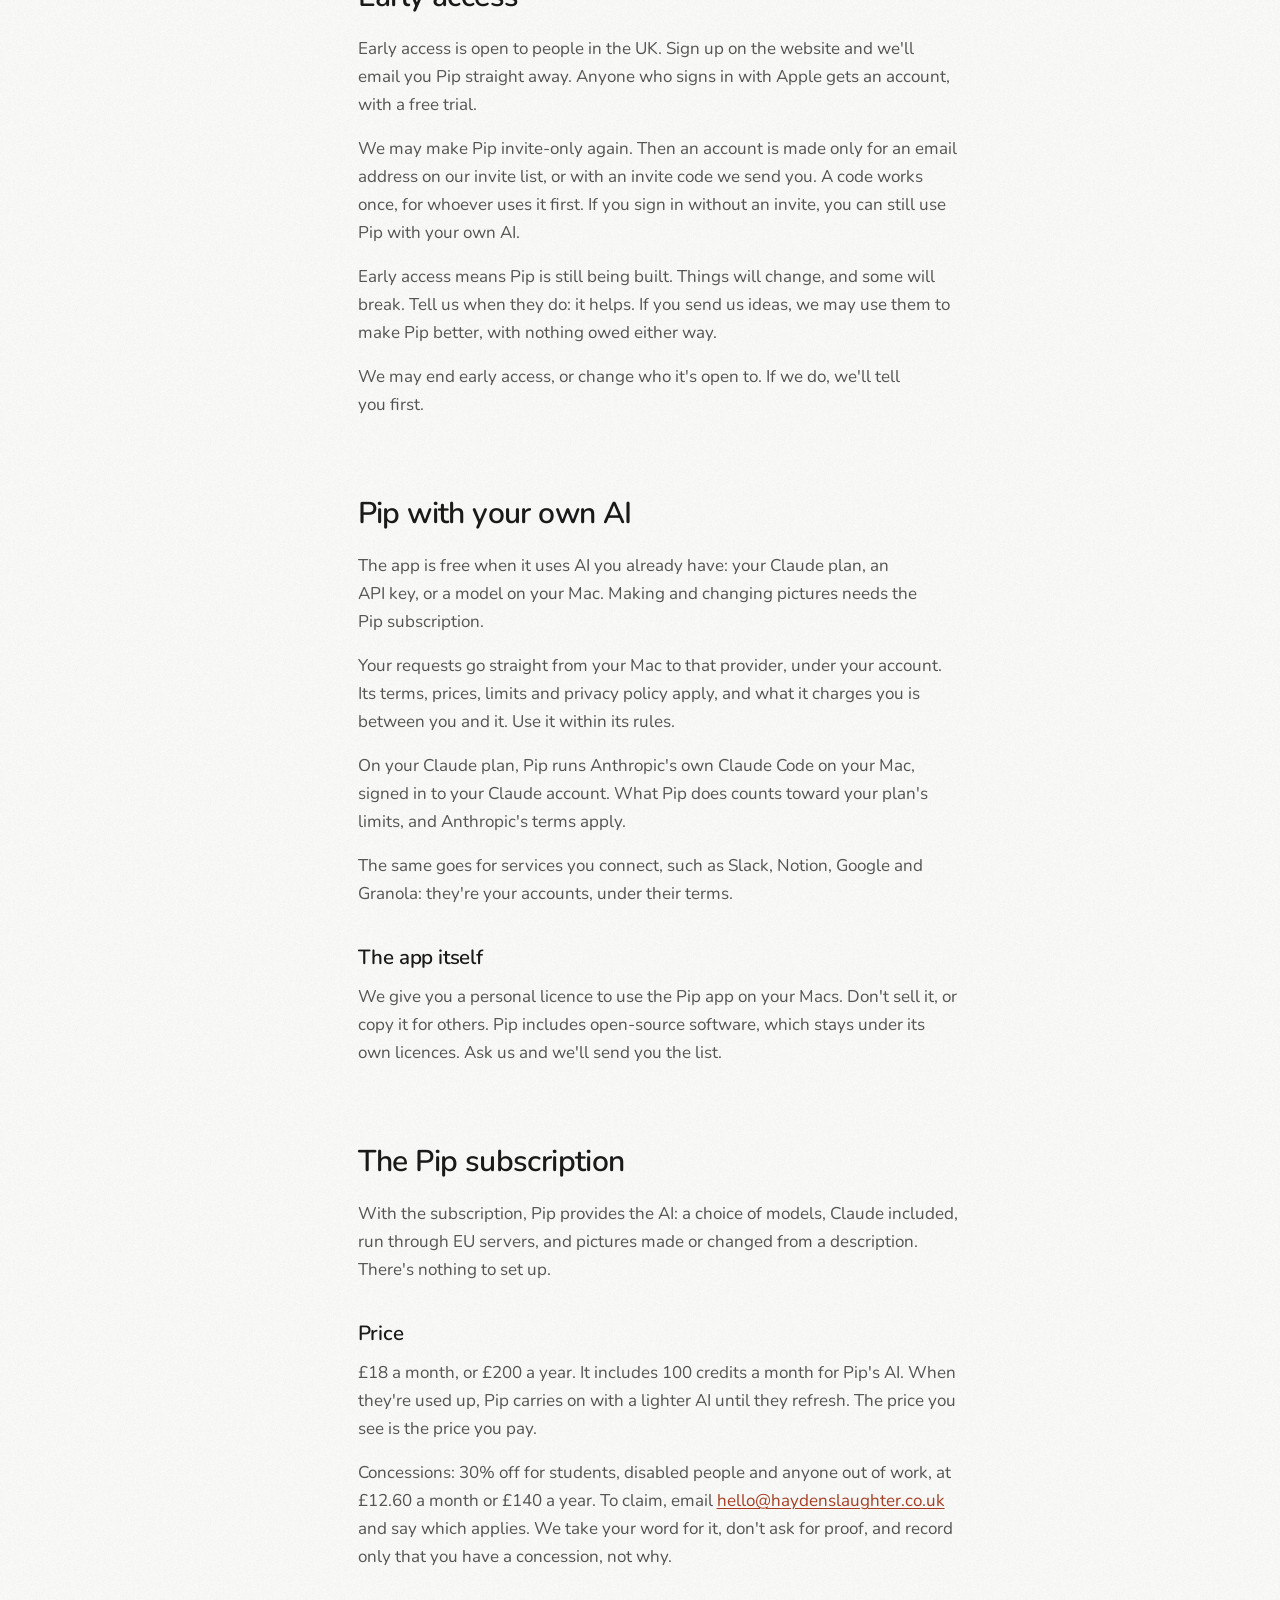
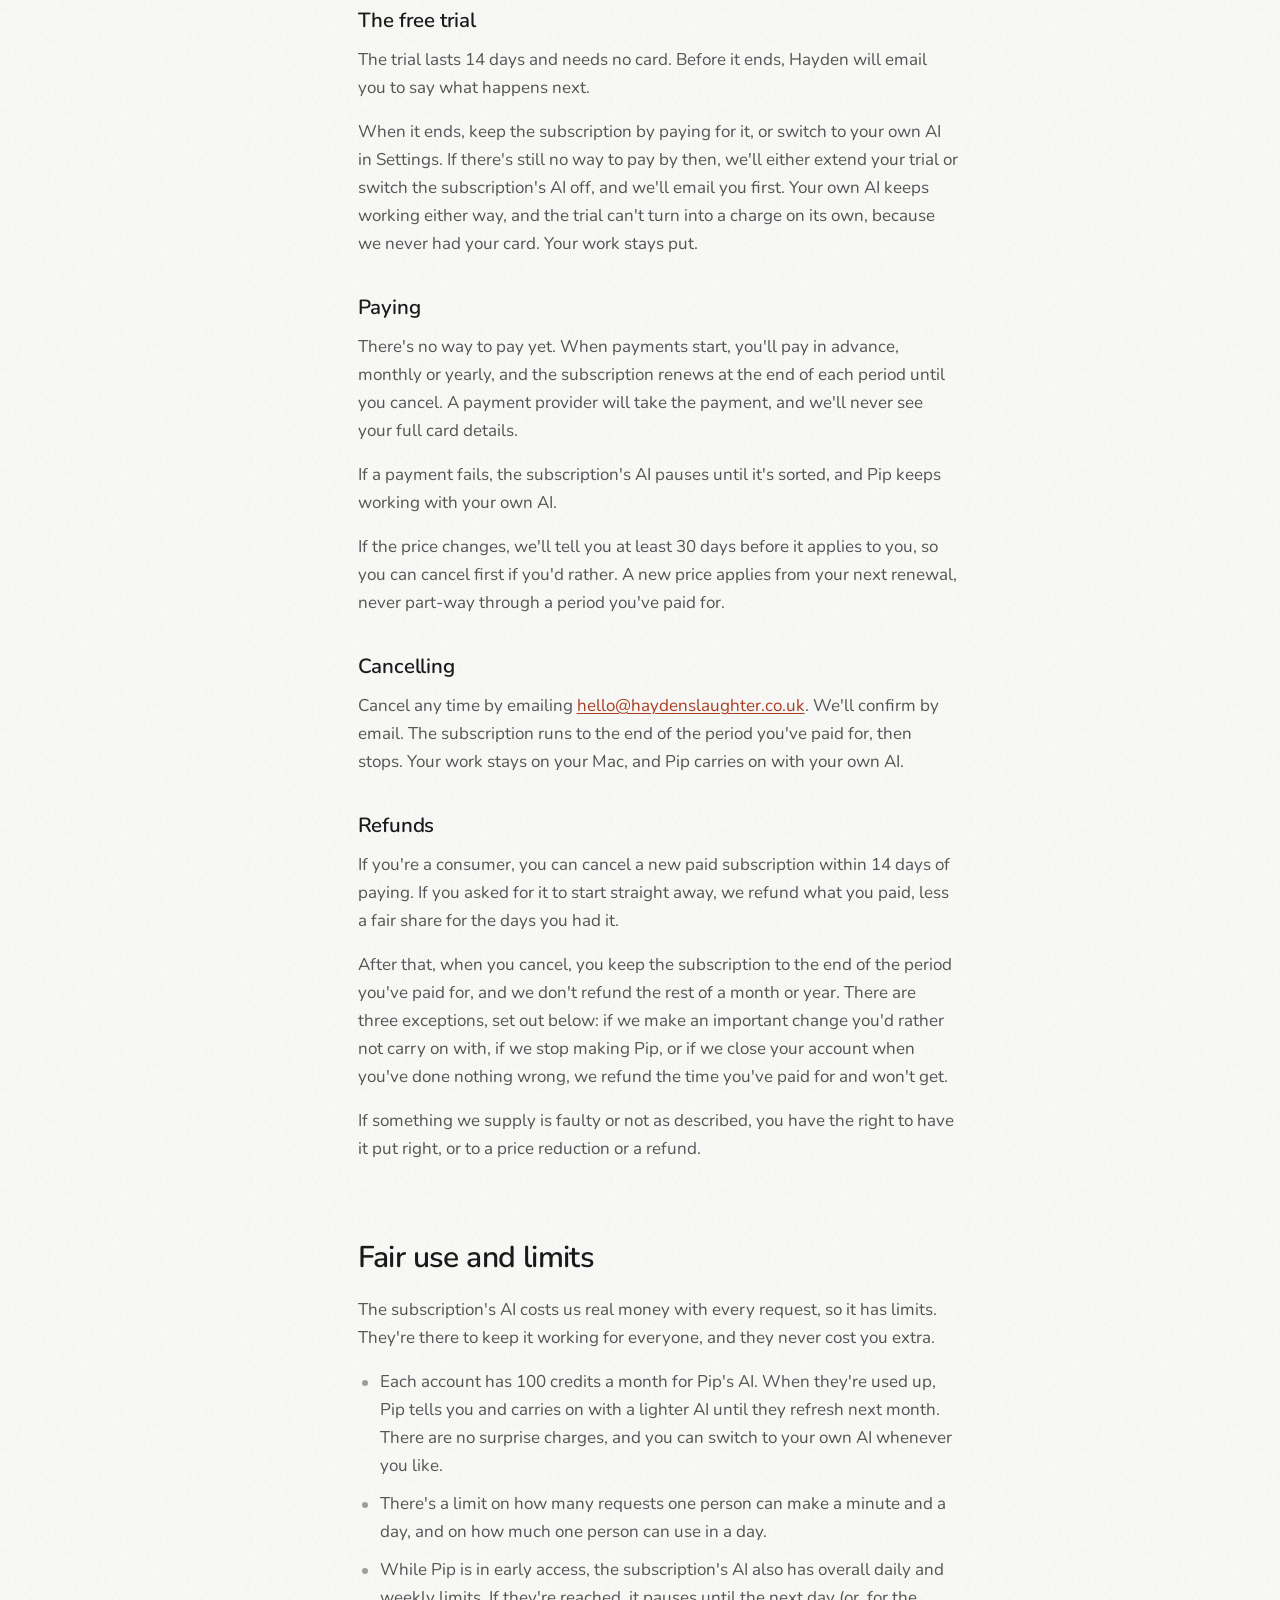
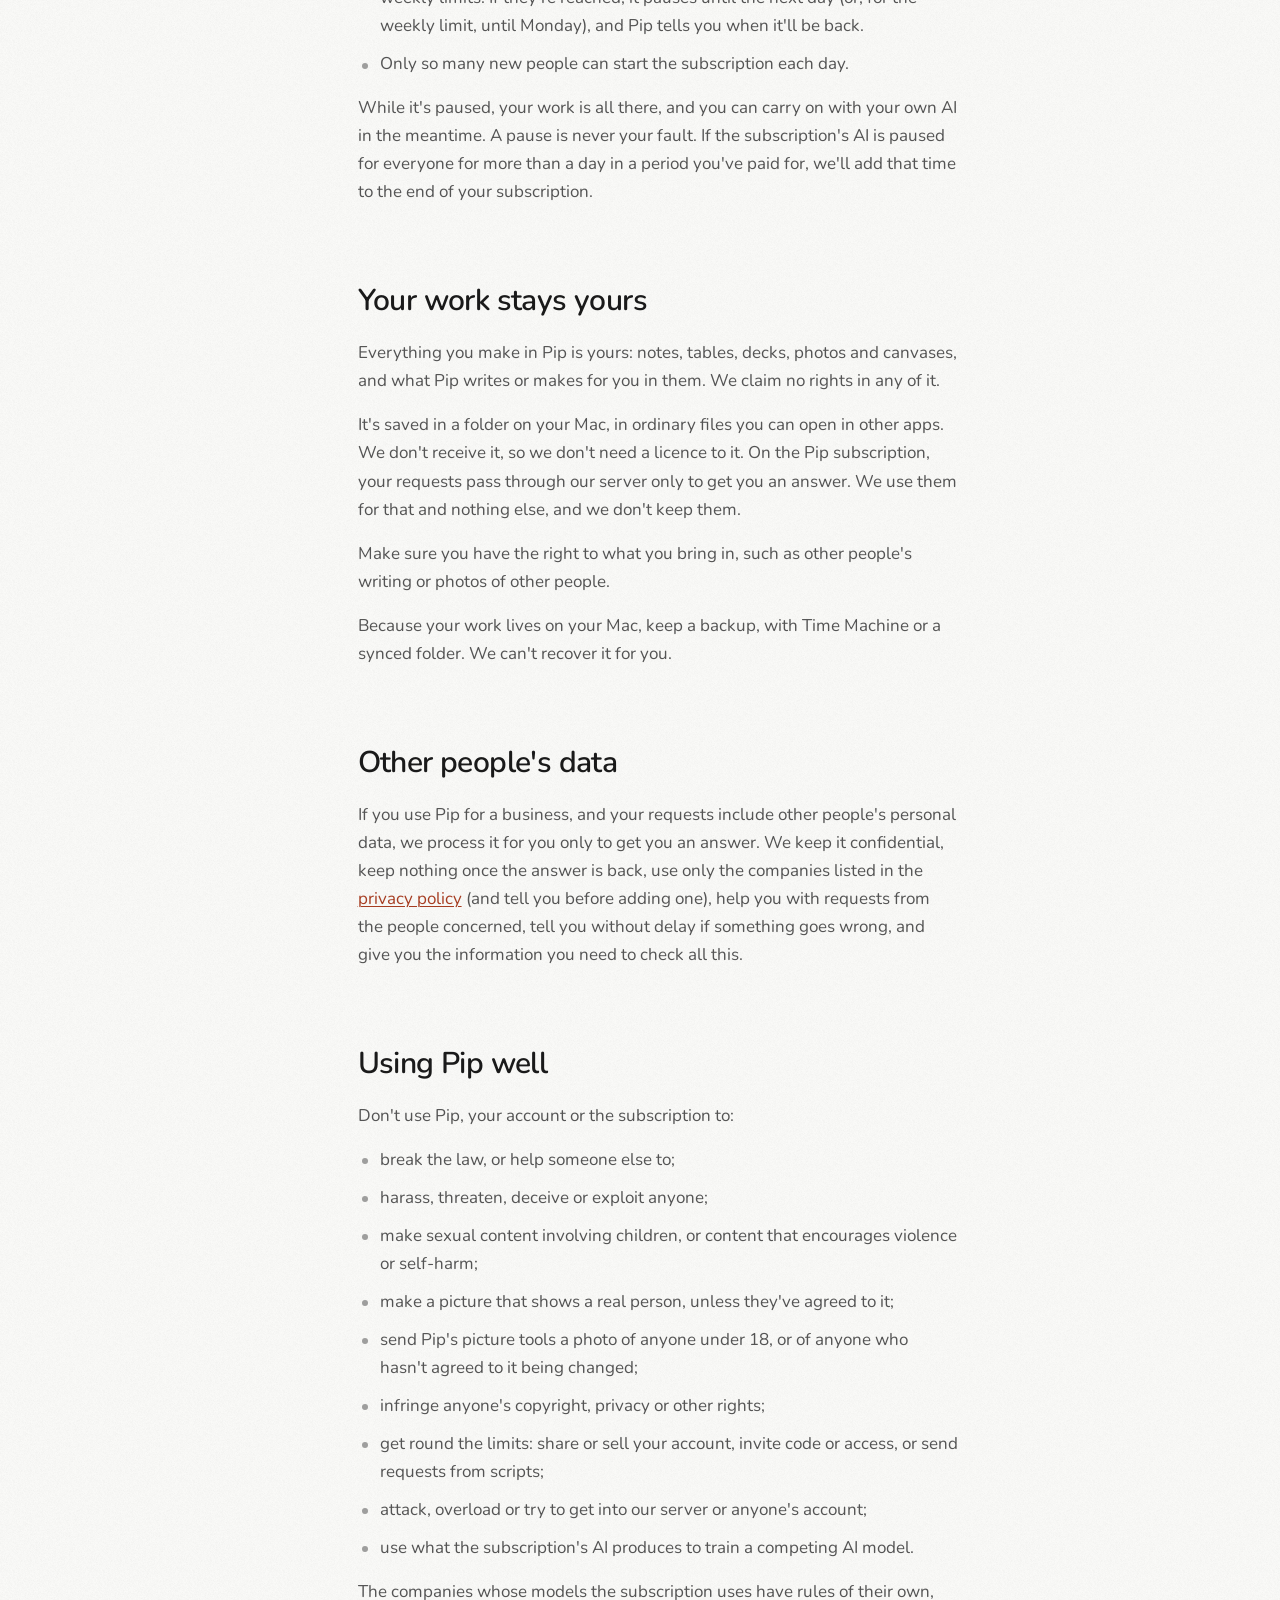
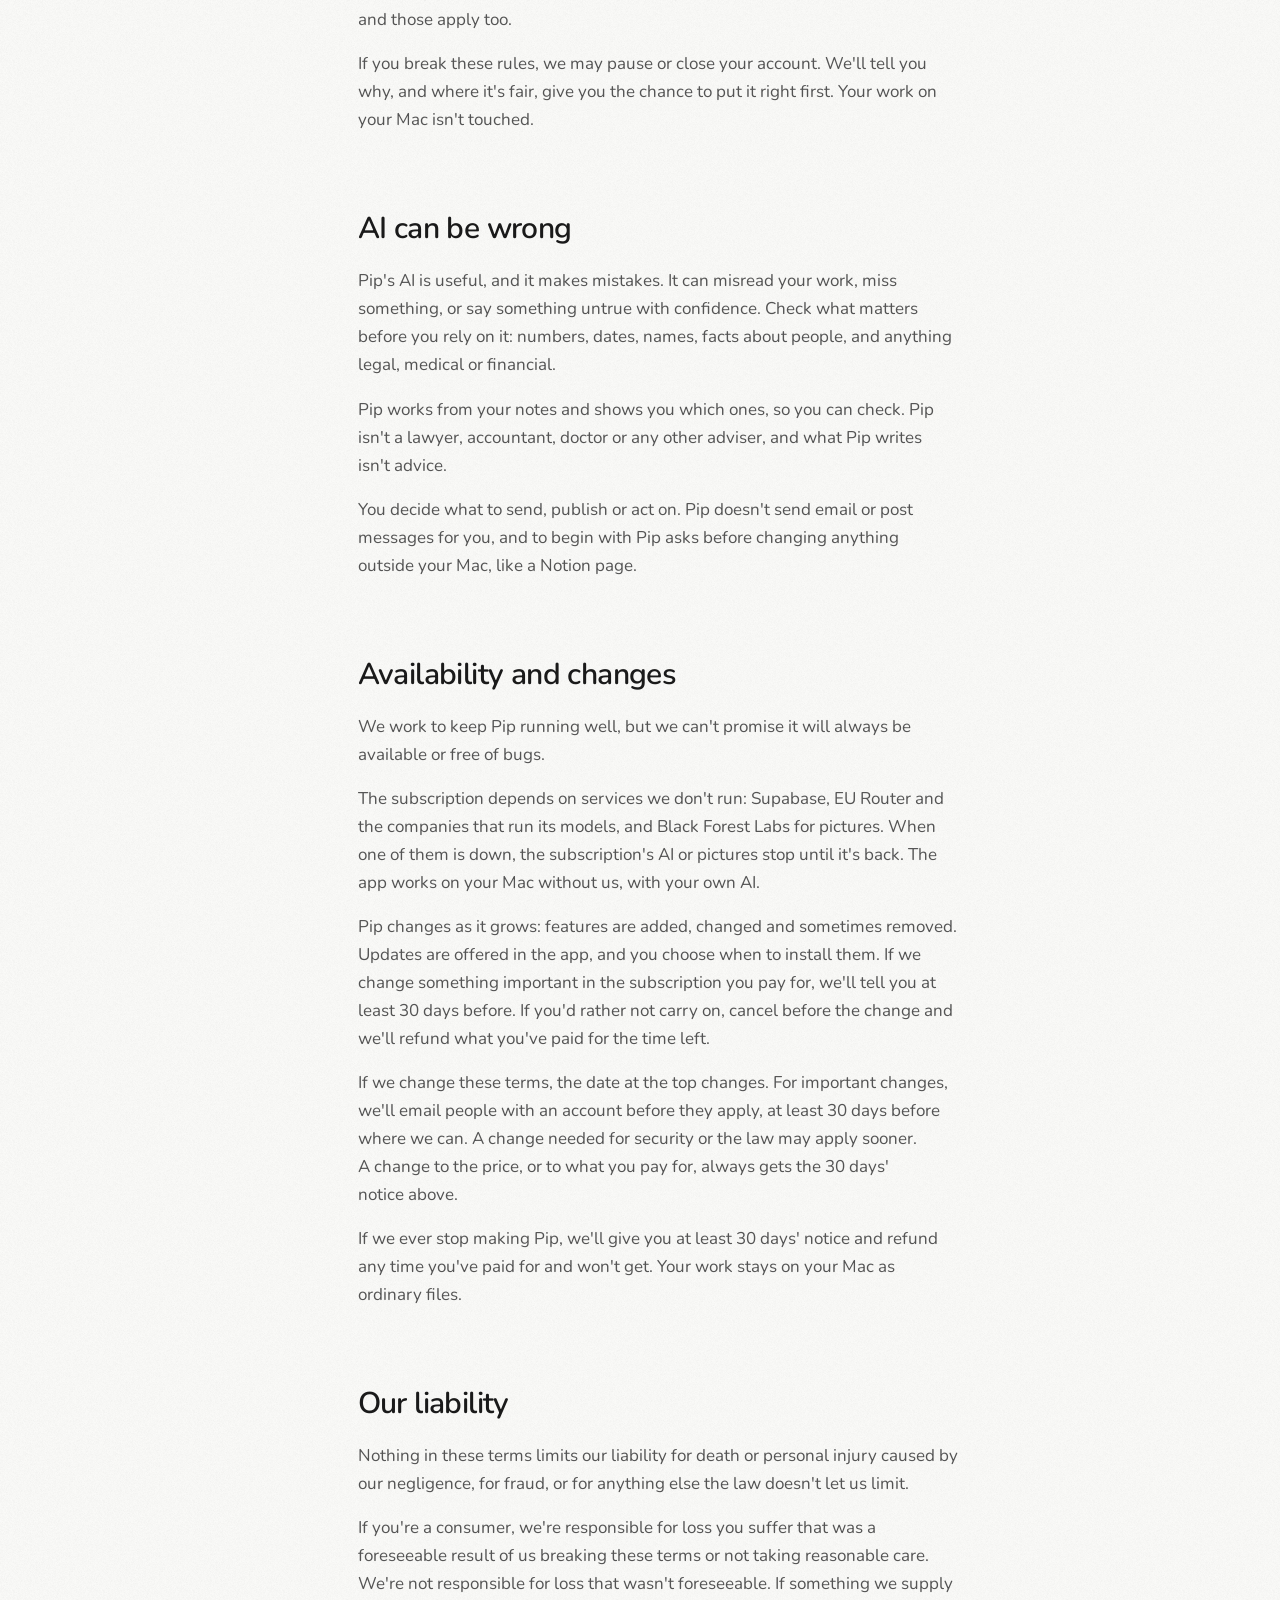
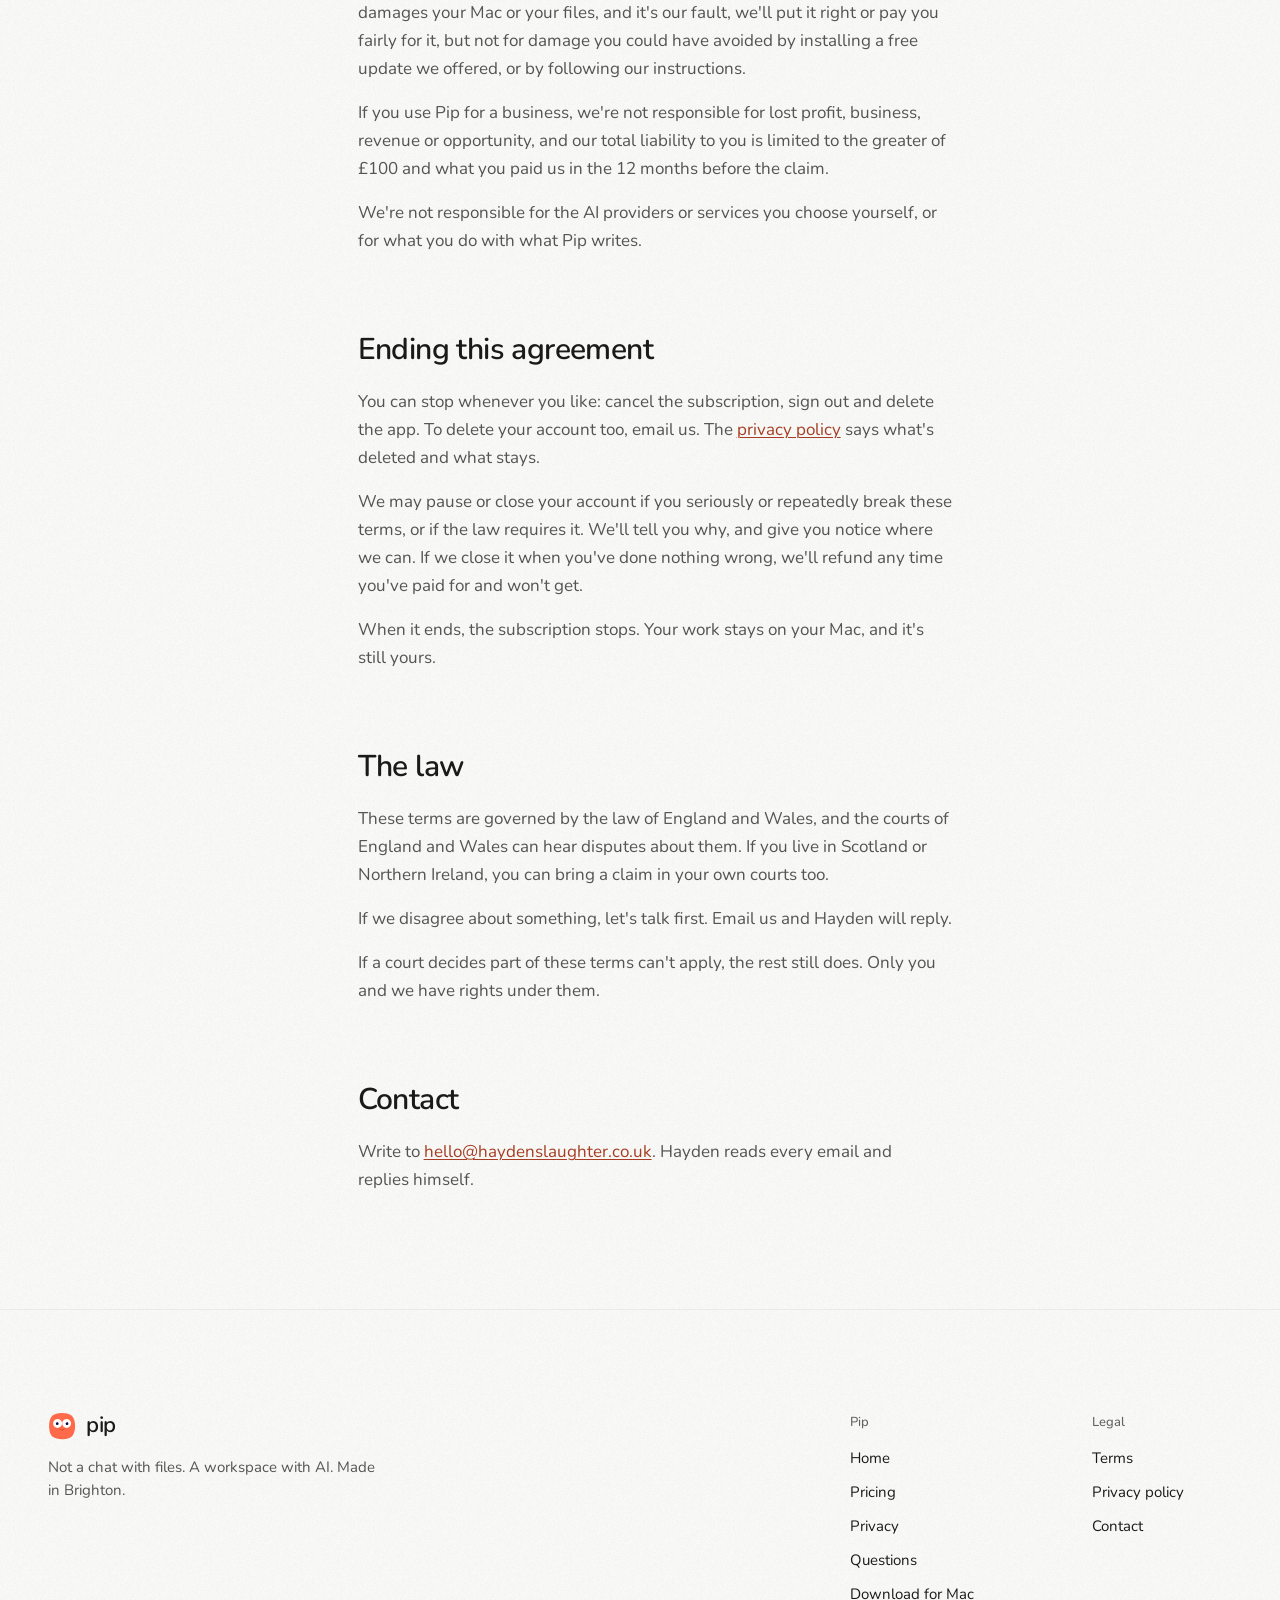
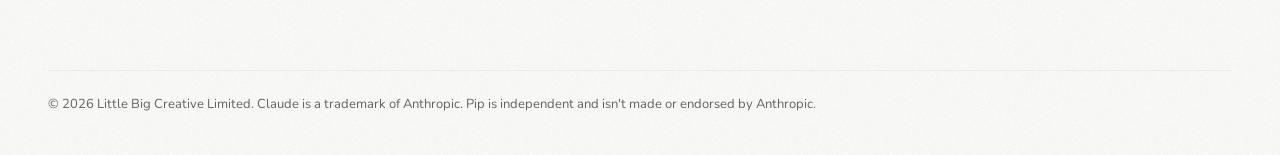
<file: terms.html>
<!doctype html>
<html lang="en-GB">
<head>
<meta charset="utf-8">
<meta name="viewport" content="width=device-width, initial-scale=1, viewport-fit=cover">
<script>document.documentElement.classList.add("js");setTimeout(function(){if(!window.PIP_READY)document.documentElement.classList.add("no-reveal")},3000);</script>
<title>Terms of use · Pip</title>
<meta name="description" content="The terms for the Pip app, your Pip account and the Pip subscription: price, the free trial, fair use, and your work staying yours.">
<link rel="canonical" href="https://hellopip.co.uk/terms.html">
<link rel="preload" href="assets/fonts/nunito-latin-wght-normal.woff2" as="font" type="font/woff2" crossorigin>
<link rel="stylesheet" href="css/site.css">
<link rel="stylesheet" href="css/legal.css">
<script src="js/site.js" defer></script>

<link rel="icon" type="image/svg+xml" href="assets/favicon.svg">
<link rel="icon" type="image/png" sizes="32x32" href="assets/favicon-32.png">
<link rel="icon" type="image/png" sizes="16x16" href="assets/favicon-16.png">
<link rel="apple-touch-icon" sizes="180x180" href="assets/apple-touch-icon.png">
<link rel="manifest" href="site.webmanifest">
<meta name="color-scheme" content="light dark">
<meta name="theme-color" content="#FAFAF8" media="(prefers-color-scheme: light)">
<meta name="theme-color" content="#1C1B1A" media="(prefers-color-scheme: dark)">

<meta property="og:type" content="website">
<meta property="og:site_name" content="Pip">
<meta property="og:locale" content="en_GB">
<meta property="og:title" content="Pip terms of use">
<meta property="og:description" content="The terms for the Pip app, your Pip account and the Pip subscription: price, the free trial, fair use, and your work staying yours.">
<meta property="og:url" content="https://hellopip.co.uk/terms.html">
<meta property="og:image" content="https://hellopip.co.uk/assets/og-card.png">
<meta property="og:image:width" content="1200">
<meta property="og:image:height" content="630">
<meta property="og:image:alt" content="Pip, a workspace with AI for your Mac">
<meta name="twitter:card" content="summary_large_image">
<meta name="twitter:title" content="Pip terms of use">
<meta name="twitter:description" content="The terms for the Pip app, your Pip account and the Pip subscription: price, the free trial, fair use, and your work staying yours.">
<meta name="twitter:image" content="https://hellopip.co.uk/assets/og-card.png">
</head>
<body data-page="terms">
<a class="skip-link" href="#main">Skip to content</a>
<svg class="sprite" width="0" height="0" aria-hidden="true" focusable="false" style="position:absolute;width:0;height:0;overflow:hidden">
  <!-- Pip, canonical idle (assets/pip/pip-idle.svg). The mouth stroke reads --mw so small faces never draw it under 1px. -->
  <symbol id="pip-face" viewBox="160 160 700 700">
    <path fill="#FF6B4A" d="M490.829 183.72C574.143 179.943 691.914 193.472 755.609 252.712C816.228 309.091 834.641 412.785 837.227 492.372C840.06 579.575 826.531 690.324 767.668 759.495C712.118 823.719 615.411 835.955 535.504 839.929C453.479 843.655 334.098 831.835 270.921 774.035C260.482 764.485 250.562 753.362 242.56 741.694C204.804 686.645 191.021 607.668 188.058 542.273C184.029 453.348 196.045 331.642 259.05 262.88C316.3 200.397 410.599 187.29 490.829 183.72Z"/>
    <path fill="#FFFFFF" d="M390.446 334.902C452.032 329.947 505.934 375.948 510.722 437.546C515.51 499.145 469.365 552.922 407.754 557.545C346.377 562.149 292.848 516.218 288.078 454.853C283.308 393.489 329.095 339.837 390.446 334.902Z"/>
    <path fill="#090A49" transform="translate(10 32)" d="M375.012 386.136C393.249 382.926 410.641 395.092 413.879 413.324C417.117 431.556 404.978 448.967 386.751 452.233C368.484 455.506 351.027 443.335 347.782 425.063C344.537 406.791 356.735 389.353 375.012 386.136Z"/>
    <path fill="#FFFFFF" d="M617.132 335.202C678.45 330.201 732.211 375.857 737.21 437.175C742.208 498.493 696.551 552.253 635.232 557.249C573.917 562.245 520.161 516.591 515.163 455.276C510.164 393.961 555.817 340.203 617.132 335.202Z"/>
    <path fill="#090A49" transform="translate(36 32)" d="M598.815 386.662C617.308 385.942 632.907 400.301 633.718 418.791C634.528 437.28 620.246 452.95 601.76 453.851C583.146 454.758 567.344 440.354 566.528 421.736C565.712 403.118 580.193 387.387 598.815 386.662Z"/>
    <path fill="none" stroke="#D4502E" stroke-linecap="round" style="stroke-width:var(--mw,20)" d="M457 590 Q512 645 567 590"/>
  </symbol>
  <!-- Pip, thinking (assets/pip/pip-thinking.svg): "something's coming" -->
  <symbol id="pip-think" viewBox="160 160 700 700">
    <path fill="#FF6B4A" d="M490.829 183.72C574.143 179.943 691.914 193.472 755.609 252.712C816.228 309.091 834.641 412.785 837.227 492.372C840.06 579.575 826.531 690.324 767.668 759.495C712.118 823.719 615.411 835.955 535.504 839.929C453.479 843.655 334.098 831.835 270.921 774.035C260.482 764.485 250.562 753.362 242.56 741.694C204.804 686.645 191.021 607.668 188.058 542.273C184.029 453.348 196.045 331.642 259.05 262.88C316.3 200.397 410.599 187.29 490.829 183.72Z"/>
    <path fill="#FFFFFF" d="M390.446 334.902C452.032 329.947 505.934 375.948 510.722 437.546C515.51 499.145 469.365 552.922 407.754 557.545C346.377 562.149 292.848 516.218 288.078 454.853C283.308 393.489 329.095 339.837 390.446 334.902Z"/>
    <path fill="#090A49" transform="translate(10 -30)" d="M375.012 386.136C393.249 382.926 410.641 395.092 413.879 413.324C417.117 431.556 404.978 448.967 386.751 452.233C368.484 455.506 351.027 443.335 347.782 425.063C344.537 406.791 356.735 389.353 375.012 386.136Z"/>
    <path fill="#FFFFFF" d="M617.132 335.202C678.45 330.201 732.211 375.857 737.21 437.175C742.208 498.493 696.551 552.253 635.232 557.249C573.917 562.245 520.161 516.591 515.163 455.276C510.164 393.961 555.817 340.203 617.132 335.202Z"/>
    <path fill="#090A49" transform="translate(36 -30)" d="M598.815 386.662C617.308 385.942 632.907 400.301 633.718 418.791C634.528 437.28 620.246 452.95 601.76 453.851C583.146 454.758 567.344 440.354 566.528 421.736C565.712 403.118 580.193 387.387 598.815 386.662Z"/>
    <path fill="none" stroke="#D4502E" stroke-linecap="round" style="stroke-width:var(--mw,20)" d="M457 598 Q512 612 567 598"/>
  </symbol>

  <!-- Lucide 1.40 (outlined, 24 grid). Stroke and size come from .i classes. -->
  <symbol id="i-image" viewBox="0 0 24 24"><rect width="18" height="18" x="3" y="3" rx="2" ry="2"/><circle cx="9" cy="9" r="2"/><path d="m21 15-3.086-3.086a2 2 0 0 0-2.828 0L6 21"/></symbol>
  <symbol id="i-menu" viewBox="0 0 24 24"><path d="M4 12h16"/><path d="M4 18h16"/><path d="M4 6h16"/></symbol>
  <symbol id="i-x" viewBox="0 0 24 24"><path d="M18 6 6 18"/><path d="m6 6 12 12"/></symbol>
  <symbol id="i-folder" viewBox="0 0 24 24"><path d="M20 20a2 2 0 0 0 2-2V8a2 2 0 0 0-2-2h-7.9a2 2 0 0 1-1.69-.9L9.6 3.9A2 2 0 0 0 7.93 3H4a2 2 0 0 0-2 2v13a2 2 0 0 0 2 2Z"/></symbol>
  <symbol id="i-file-text" viewBox="0 0 24 24"><path d="M15 2H6a2 2 0 0 0-2 2v16a2 2 0 0 0 2 2h12a2 2 0 0 0 2-2V7Z"/><path d="M14 2v4a2 2 0 0 0 2 2h4"/><path d="M10 9H8"/><path d="M16 13H8"/><path d="M16 17H8"/></symbol>
  <symbol id="i-table" viewBox="0 0 24 24"><path d="M12 3v18"/><rect width="18" height="18" x="3" y="3" rx="2"/><path d="M3 9h18"/><path d="M3 15h18"/></symbol>
  <symbol id="i-shapes" viewBox="0 0 24 24"><path d="M8.3 10a.7.7 0 0 1-.626-1.079L11.4 3a.7.7 0 0 1 1.198-.043L16.3 8.9a.7.7 0 0 1-.572 1.1Z"/><rect x="3" y="14" width="7" height="7" rx="1"/><circle cx="17.5" cy="17.5" r="3.5"/></symbol>
  <symbol id="i-presentation" viewBox="0 0 24 24"><path d="M2 3h20"/><path d="M21 3v11a2 2 0 0 1-2 2H5a2 2 0 0 1-2-2V3"/><path d="m7 21 5-5 5 5"/></symbol>
  <symbol id="i-dashboard" viewBox="0 0 24 24"><rect width="7" height="9" x="3" y="3" rx="1"/><rect width="7" height="5" x="14" y="3" rx="1"/><rect width="7" height="9" x="14" y="12" rx="1"/><rect width="7" height="5" x="3" y="16" rx="1"/></symbol>
  <symbol id="i-chevron-down" viewBox="0 0 24 24"><path d="m6 9 6 6 6-6"/></symbol>
  <symbol id="i-chevron-right" viewBox="0 0 24 24"><path d="m9 18 6-6-6-6"/></symbol>
  <symbol id="i-search" viewBox="0 0 24 24"><circle cx="11" cy="11" r="8"/><path d="m21 21-4.3-4.3"/></symbol>
  <symbol id="i-message" viewBox="0 0 24 24"><path d="M21 15a2 2 0 0 1-2 2H7l-4 4V5a2 2 0 0 1 2-2h14a2 2 0 0 1 2 2z"/></symbol>
  <symbol id="i-arrow-up" viewBox="0 0 24 24"><path d="m5 12 7-7 7 7"/><path d="M12 19V5"/></symbol>
  <symbol id="i-arrow-right" viewBox="0 0 24 24"><path d="M5 12h14"/><path d="m12 5 7 7-7 7"/></symbol>
  <symbol id="i-check" viewBox="0 0 24 24"><path d="M20 6 9 17l-5-5"/></symbol>
  <symbol id="i-rotate" viewBox="0 0 24 24"><path d="M3 12a9 9 0 1 0 9-9 9.75 9.75 0 0 0-6.74 2.74L3 8"/><path d="M3 3v5h5"/></symbol>
  <symbol id="i-hard-drive" viewBox="0 0 24 24"><path d="M22 12H2"/><path d="M5.45 5.11 2 12v6a2 2 0 0 0 2 2h16a2 2 0 0 0 2-2v-6l-3.45-6.89A2 2 0 0 0 16.76 4H7.24a2 2 0 0 0-1.79 1.11z"/><path d="M6 16h.01"/><path d="M10 16h.01"/></symbol>
  <symbol id="i-globe" viewBox="0 0 24 24"><circle cx="12" cy="12" r="10"/><path d="M12 2a14.5 14.5 0 0 0 0 20 14.5 14.5 0 0 0 0-20"/><path d="M2 12h20"/></symbol>
  <symbol id="i-eye-off" viewBox="0 0 24 24"><path d="M10.733 5.076a10.744 10.744 0 0 1 11.205 6.575 1 1 0 0 1 0 .696 10.747 10.747 0 0 1-1.444 2.49"/><path d="M14.084 14.158a3 3 0 0 1-4.242-4.242"/><path d="M17.479 17.499a10.75 10.75 0 0 1-15.417-5.151 1 1 0 0 1 0-.696 10.75 10.75 0 0 1 4.446-5.143"/><path d="m2 2 20 20"/></symbol>
  <symbol id="i-folder-lock" viewBox="0 0 24 24"><rect width="8" height="5" x="14" y="17" rx="1"/><path d="M10 20H4a2 2 0 0 1-2-2V5a2 2 0 0 1 2-2h3.9a2 2 0 0 1 1.69.9l.81 1.2a2 2 0 0 0 1.67.9H20a2 2 0 0 1 2 2v2.5"/><path d="M20 17v-2a2 2 0 1 0-4 0v2"/></symbol>
  <symbol id="i-map-pin" viewBox="0 0 24 24"><path d="M20 10c0 4.993-5.539 10.193-7.399 11.799a1 1 0 0 1-1.202 0C9.539 20.193 4 14.993 4 10a8 8 0 0 1 16 0"/><circle cx="12" cy="10" r="3"/></symbol>
  <symbol id="i-ban" viewBox="0 0 24 24"><circle cx="12" cy="12" r="10"/><path d="m4.9 4.9 14.2 14.2"/></symbol>
  <symbol id="i-shield-check" viewBox="0 0 24 24"><path d="M20 13c0 5-3.5 7.5-7.66 8.95a1 1 0 0 1-.67-.01C7.5 20.5 4 18 4 13V6a1 1 0 0 1 1-1c2 0 4.5-1.2 6.24-2.72a1.17 1.17 0 0 1 1.52 0C14.51 3.81 17 5 19 5a1 1 0 0 1 1 1z"/><path d="m9 12 2 2 4-4"/></symbol>
  <symbol id="i-sun" viewBox="0 0 24 24"><circle cx="12" cy="12" r="4"/><path d="M12 2v2"/><path d="M12 20v2"/><path d="m4.93 4.93 1.41 1.41"/><path d="m17.66 17.66 1.41 1.41"/><path d="M2 12h2"/><path d="M20 12h2"/><path d="m6.34 17.66-1.41 1.41"/><path d="m19.07 4.93-1.41 1.41"/></symbol>
  <symbol id="i-crop" viewBox="0 0 24 24"><path d="M6 2v14a2 2 0 0 0 2 2h14"/><path d="M18 22V8a2 2 0 0 0-2-2H2"/></symbol>
  <symbol id="i-eraser" viewBox="0 0 24 24"><path d="m7 21-4.3-4.3c-1-1-1-2.5 0-3.4l9.6-9.6c1-1 2.5-1 3.4 0l5.6 5.6c1 1 1 2.5 0 3.4L13 21"/><path d="M22 21H7"/><path d="m5 11 9 9"/></symbol>
  <symbol id="i-undo" viewBox="0 0 24 24"><path d="M9 14 4 9l5-5"/><path d="M4 9h10.5a5.5 5.5 0 0 1 5.5 5.5a5.5 5.5 0 0 1-5.5 5.5H11"/></symbol>
  <symbol id="i-download" viewBox="0 0 24 24"><path d="M12 15V3"/><path d="M21 15v4a2 2 0 0 1-2 2H5a2 2 0 0 1-2-2v-4"/><path d="m7 10 5 5 5-5"/></symbol>
  <symbol id="i-settings" viewBox="0 0 24 24"><path d="M12.22 2h-.44a2 2 0 0 0-2 2v.18a2 2 0 0 1-1 1.73l-.43.25a2 2 0 0 1-2 0l-.15-.08a2 2 0 0 0-2.73.73l-.22.38a2 2 0 0 0 .73 2.73l.15.1a2 2 0 0 1 1 1.72v.51a2 2 0 0 1-1 1.74l-.15.09a2 2 0 0 0-.73 2.73l.22.38a2 2 0 0 0 2.73.73l.15-.08a2 2 0 0 1 2 0l.43.25a2 2 0 0 1 1 1.73V20a2 2 0 0 0 2 2h.44a2 2 0 0 0 2-2v-.18a2 2 0 0 1 1-1.73l.43-.25a2 2 0 0 1 2 0l.15.08a2 2 0 0 0 2.73-.73l.22-.39a2 2 0 0 0-.73-2.73l-.15-.08a2 2 0 0 1-1-1.74v-.5a2 2 0 0 1 1-1.74l.15-.09a2 2 0 0 0 .73-2.73l-.22-.38a2 2 0 0 0-2.73-.73l-.15.08a2 2 0 0 1-2 0l-.43-.25a2 2 0 0 1-1-1.73V4a2 2 0 0 0-2-2z"/><circle cx="12" cy="12" r="3"/></symbol>

  <!-- Fabric swatches for the canvas job: patterns in the system's own colours, not photos -->
  <defs>
    <pattern id="pt-leaf" width="14" height="14" patternUnits="userSpaceOnUse"><rect width="14" height="14" fill="#7A9278"/><path d="M3 11c1.6-4.6 5.4-6.6 8-7.2-.8 3.2-3.2 6.4-8 7.2z" fill="#9AB398"/></pattern>
    <pattern id="pt-dots" width="9" height="9" patternUnits="userSpaceOnUse"><rect width="9" height="9" fill="#E8E5E0"/><circle cx="4.5" cy="4.5" r="1.5" fill="#090A49" fill-opacity=".55"/></pattern>
    <pattern id="pt-stripe" width="10" height="10" patternUnits="userSpaceOnUse" patternTransform="rotate(90)"><rect width="10" height="10" fill="#F2F0ED"/><rect width="4" height="10" fill="#B07C18" fill-opacity=".55"/></pattern>
  </defs>
</svg>
<header class="site-header" data-header>
  <div class="container header-row">
    <a class="brand" href="index.html" aria-label="Pip, home"><svg class="pf pf-28" aria-hidden="true" focusable="false"><use href="#pip-face"/></svg><span class="brand-word">pip</span></a>
    <nav class="nav" aria-label="Main">
      <a href="index.html" data-nav="index">Home</a>
      <a href="pricing.html" data-nav="pricing">Pricing</a>
      <a href="privacy.html" data-nav="privacy">Privacy</a>
      <a href="questions.html" data-nav="questions">Questions</a>
    </nav>
    <div class="header-end">
      <a class="btn btn--primary btn--sm" href="download.html?start=1" data-nav="download"><span>Download<span class="hide-sm"> for Mac</span></span></a>
      <button class="menu-btn" type="button" aria-expanded="false" aria-controls="site-menu" aria-label="Menu" data-menu-btn>
        <svg class="i i-20 i-open" aria-hidden="true" focusable="false"><use href="#i-menu"/></svg>
        <svg class="i i-20 i-close" aria-hidden="true" focusable="false"><use href="#i-x"/></svg>
      </button>
    </div>
  </div>
  <nav class="sheet" id="site-menu" aria-label="Menu" data-sheet hidden>
    <a href="index.html" data-nav="index">Home <svg class="i i-20" aria-hidden="true" focusable="false"><use href="#i-chevron-right"/></svg></a>
    <a href="pricing.html" data-nav="pricing">Pricing <svg class="i i-20" aria-hidden="true" focusable="false"><use href="#i-chevron-right"/></svg></a>
    <a href="privacy.html" data-nav="privacy">Privacy <svg class="i i-20" aria-hidden="true" focusable="false"><use href="#i-chevron-right"/></svg></a>
    <a href="questions.html" data-nav="questions">Questions <svg class="i i-20" aria-hidden="true" focusable="false"><use href="#i-chevron-right"/></svg></a>
  </nav>
</header>
<main id="main">

<!-- ═══ Terms of use: a contents list beside the terms ═══════════════════ -->
<section class="section page-top legal-page" aria-labelledby="legal-h">
  <div class="container">
    <div class="page-hero">
      <h1 class="h1" id="legal-h">Terms of use.</h1>
      <p class="lead">The agreement between you and Pip: the app, your account and the Pip subscription.</p>
      <p class="legal-updated">Last updated 19 October 2026</p>
    </div>
    <div class="legal-layout">
      <nav class="legal-toc" aria-label="On this page" data-jump>
        <p class="legal-toc-h">On this page</p>
        <a href="#short">The short version</a>
        <a href="#who">Who you're dealing with</a>
        <a href="#early">Early access</a>
        <a href="#own-ai">Pip with your own AI</a>
        <a href="#subscription">The Pip subscription</a>
        <a href="#limits">Fair use and limits</a>
        <a href="#yours">Your work stays yours</a>
        <a href="#business">Other people's data</a>
        <a href="#use">Using Pip well</a>
        <a href="#wrong">AI can be wrong</a>
        <a href="#changes">Availability and changes</a>
        <a href="#liability">Our liability</a>
        <a href="#ending">Ending this agreement</a>
        <a href="#law">The law</a>
        <a href="#contact">Contact</a>
      </nav>

      <div class="legal-body">

        <section class="legal-sec" id="short" aria-labelledby="short-h">
          <h2 id="short-h">The short version</h2>
          <ul class="legal-list legal-summary">
            <li>The Pip subscription is £18 a month or £200 a year, with a 14-day free trial and no card details needed. If you already pay for your own AI, the app is free with it.</li>
            <li>What you make is yours, and it's saved on your Mac.</li>
            <li>Pip's AI can get things wrong. Check what matters before you rely on it.</li>
            <li>Pip is in early access: still changing, and with shared limits on the subscription's AI.</li>
            <li>Cancel any time. Your work stays put.</li>
          </ul>
        </section>

        <section class="legal-sec" id="who" aria-labelledby="who-h">
          <h2 id="who-h">Who you're dealing with</h2>
          <p>These terms are an agreement between you and Little Big Creative Limited, Hayden Slaughter's company, which makes Pip in Brighton, UK. In these terms, "we" and "us" mean Little Big Creative Limited.</p>
          <dl class="legal-facts">
            <dt>Company</dt><dd>Little Big Creative Limited, registered in England and Wales, company number 09482823</dd>
            <dt>Made by</dt><dd>Hayden Slaughter</dd>
            <dt>Email</dt><dd><a href="mailto:hello@haydenslaughter.co.uk">hello@haydenslaughter.co.uk</a></dd>
          </dl>
          <p>They cover the Pip app for Mac, your Pip account and the Pip subscription. By using Pip or starting a trial, you agree to them. The <a href="privacy-policy.html">privacy policy</a> explains what happens to your data.</p>
          <p>You need to be 18 or over to use Pip. If you use Pip for a business, you agree to these terms for that business too, and you confirm you're allowed to.</p>
          <p>If you're a consumer, you have legal rights that nothing in these terms takes away.</p>
        </section>

        <section class="legal-sec" id="early" aria-labelledby="early-h">
          <h2 id="early-h">Early access</h2>
          <p>Early access is open to people in the UK. Sign up on the website and we'll email you Pip straight away. Anyone who signs in with Apple gets an account, with a free trial.</p>
          <p>We may make Pip invite-only again. Then an account is made only for an email address on our invite list, or with an invite code we send you. A code works once, for whoever uses it first. If you sign in without an invite, you can still use Pip with your own AI.</p>
          <p>Early access means Pip is still being built. Things will change, and some will break. Tell us when they do: it helps. If you send us ideas, we may use them to make Pip better, with nothing owed either way.</p>
          <p>We may end early access, or change who it's open to. If we do, we'll tell you first.</p>
        </section>

        <section class="legal-sec" id="own-ai" aria-labelledby="own-ai-h">
          <h2 id="own-ai-h">Pip with your own AI</h2>
          <p>The app is free when it uses AI you already have: your Claude plan, an API key, or a model on your Mac. Making and changing pictures needs the Pip subscription.</p>
          <p>Your requests go straight from your Mac to that provider, under your account. Its terms, prices, limits and privacy policy apply, and what it charges you is between you and it. Use it within its rules.</p>
          <p>On your Claude plan, Pip runs Anthropic's own Claude Code on your Mac, signed in to your Claude account. What Pip does counts toward your plan's limits, and Anthropic's terms apply.</p>
          <p>The same goes for services you connect, such as Slack, Notion, Google and Granola: they're your accounts, under their terms.</p>

          <h3>The app itself</h3>
          <p>We give you a personal licence to use the Pip app on your Macs. Don't sell it, or copy it for others. Pip includes open-source software, which stays under its own licences. Ask us and we'll send you the list.</p>
        </section>

        <section class="legal-sec" id="subscription" aria-labelledby="subscription-h">
          <h2 id="subscription-h">The Pip subscription</h2>
          <p>With the subscription, Pip provides the AI: a choice of models, Claude included, run through EU servers, and pictures made or changed from a description. There's nothing to set up.</p>

          <h3>Price</h3>
          <p>£18 a month, or £200 a year. It includes 100 credits a month for Pip's AI. When they're used up, Pip carries on with a lighter AI until they refresh. The price you see is the price you pay.</p>
          <p>Concessions: 30% off for students, disabled people and anyone out of work, at £12.60 a month or £140 a year. To claim, email <a href="mailto:hello@haydenslaughter.co.uk">hello@haydenslaughter.co.uk</a> and say which applies. We take your word for it, don't ask for proof, and record only that you have a concession, not why.</p>

          <h3>The free trial</h3>
          <p>The trial lasts 14 days and needs no card. Before it ends, Hayden will email you to say what happens next.</p>
          <p>When it ends, keep the subscription by paying for it, or switch to your own AI in Settings. If there's still no way to pay by then, we'll either extend your trial or switch the subscription's AI off, and we'll email you first. Your own AI keeps working either way, and the trial can't turn into a charge on its own, because we never had your card. Your work stays put.</p>

          <h3>Paying</h3>
          <p>There's no way to pay yet. When payments start, you'll pay in advance, monthly or yearly, and the subscription renews at the end of each period until you cancel. A payment provider will take the payment, and we'll never see your full card details.</p>
          <p>If a payment fails, the subscription's AI pauses until it's sorted, and Pip keeps working with your own AI.</p>
          <p>If the price changes, we'll tell you at least 30 days before it applies to you, so you can cancel first if you'd rather. A new price applies from your next renewal, never part-way through a period you've paid for.</p>

          <h3>Cancelling</h3>
          <p>Cancel any time by emailing <a href="mailto:hello@haydenslaughter.co.uk">hello@haydenslaughter.co.uk</a>. We'll confirm by email. The subscription runs to the end of the period you've paid for, then stops. Your work stays on your Mac, and Pip carries on with your own AI.</p>

          <h3>Refunds</h3>
          <p>If you're a consumer, you can cancel a new paid subscription within 14 days of paying. If you asked for it to start straight away, we refund what you paid, less a fair share for the days you had it.</p>
          <p>After that, when you cancel, you keep the subscription to the end of the period you've paid for, and we don't refund the rest of a month or year. There are three exceptions, set out below: if we make an important change you'd rather not carry on with, if we stop making Pip, or if we close your account when you've done nothing wrong, we refund the time you've paid for and won't get.</p>
          <p>If something we supply is faulty or not as described, you have the right to have it put right, or to a price reduction or a refund.</p>
        </section>

        <section class="legal-sec" id="limits" aria-labelledby="limits-h">
          <h2 id="limits-h">Fair use and limits</h2>
          <p>The subscription's AI costs us real money with every request, so it has limits. They're there to keep it working for everyone, and they never cost you extra.</p>
          <ul class="legal-list">
            <li>Each account has 100 credits a month for Pip's AI. When they're used up, Pip tells you and carries on with a lighter AI until they refresh next month. There are no surprise charges, and you can switch to your own AI whenever you like.</li>
            <li>There's a limit on how many requests one person can make a minute and a day, and on how much one person can use in a day.</li>
            <li>While Pip is in early access, the subscription's AI also has overall daily and weekly limits. If they're reached, it pauses until the next day (or, for the weekly limit, until Monday), and Pip tells you when it'll be back.</li>
            <li>Only so many new people can start the subscription each day.</li>
          </ul>
          <p>While it's paused, your work is all there, and you can carry on with your own AI in the meantime. A pause is never your fault. If the subscription's AI is paused for everyone for more than a day in a period you've paid for, we'll add that time to the end of your subscription.</p>
        </section>

        <section class="legal-sec" id="yours" aria-labelledby="yours-h">
          <h2 id="yours-h">Your work stays yours</h2>
          <p>Everything you make in Pip is yours: notes, tables, decks, photos and canvases, and what Pip writes or makes for you in them. We claim no rights in any of it.</p>
          <p>It's saved in a folder on your Mac, in ordinary files you can open in other apps. We don't receive it, so we don't need a licence to it. On the Pip subscription, your requests pass through our server only to get you an answer. We use them for that and nothing else, and we don't keep them.</p>
          <p>Make sure you have the right to what you bring in, such as other people's writing or photos of other people.</p>
          <p>Because your work lives on your Mac, keep a backup, with Time Machine or a synced folder. We can't recover it for you.</p>
        </section>

        <section class="legal-sec" id="business" aria-labelledby="business-h">
          <h2 id="business-h">Other people's data</h2>
          <p>If you use Pip for a business, and your requests include other people's personal data, we process it for you only to get you an answer. We keep it confidential, keep nothing once the answer is back, use only the companies listed in the <a href="privacy-policy.html#handlers">privacy policy</a> (and tell you before adding one), help you with requests from the people concerned, tell you without delay if something goes wrong, and give you the information you need to check all this.</p>
        </section>

        <section class="legal-sec" id="use" aria-labelledby="use-h">
          <h2 id="use-h">Using Pip well</h2>
          <p>Don't use Pip, your account or the subscription to:</p>
          <ul class="legal-list">
            <li>break the law, or help someone else to;</li>
            <li>harass, threaten, deceive or exploit anyone;</li>
            <li>make sexual content involving children, or content that encourages violence or self-harm;</li>
            <li>make a picture that shows a real person, unless they've agreed to it;</li>
            <li>send Pip's picture tools a photo of anyone under 18, or of anyone who hasn't agreed to it being changed;</li>
            <li>infringe anyone's copyright, privacy or other rights;</li>
            <li>get round the limits: share or sell your account, invite code or access, or send requests from scripts;</li>
            <li>attack, overload or try to get into our server or anyone's account;</li>
            <li>use what the subscription's AI produces to train a competing AI model.</li>
          </ul>
          <p>The companies whose models the subscription uses have rules of their own, and those apply too.</p>
          <p>If you break these rules, we may pause or close your account. We'll tell you why, and where it's fair, give you the chance to put it right first. Your work on your Mac isn't touched.</p>
        </section>

        <section class="legal-sec" id="wrong" aria-labelledby="wrong-h">
          <h2 id="wrong-h">AI can be wrong</h2>
          <p>Pip's AI is useful, and it makes mistakes. It can misread your work, miss something, or say something untrue with confidence. Check what matters before you rely on it: numbers, dates, names, facts about people, and anything legal, medical or financial.</p>
          <p>Pip works from your notes and shows you which ones, so you can check. Pip isn't a lawyer, accountant, doctor or any other adviser, and what Pip writes isn't advice.</p>
          <p>You decide what to send, publish or act on. Pip doesn't send email or post messages for you, and to begin with Pip asks before changing anything outside your Mac, like a Notion page.</p>
        </section>

        <section class="legal-sec" id="changes" aria-labelledby="changes-h">
          <h2 id="changes-h">Availability and changes</h2>
          <p>We work to keep Pip running well, but we can't promise it will always be available or free of bugs.</p>
          <p>The subscription depends on services we don't run: Supabase, EU Router and the companies that run its models, and Black Forest Labs for pictures. When one of them is down, the subscription's AI or pictures stop until it's back. The app works on your Mac without us, with your own AI.</p>
          <p>Pip changes as it grows: features are added, changed and sometimes removed. Updates are offered in the app, and you choose when to install them. If we change something important in the subscription you pay for, we'll tell you at least 30 days before. If you'd rather not carry on, cancel before the change and we'll refund what you've paid for the time left.</p>
          <p>If we change these terms, the date at the top changes. For important changes, we'll email people with an account before they apply, at least 30 days before where we can. A change needed for security or the law may apply sooner. A change to the price, or to what you pay for, always gets the 30 days' notice above.</p>
          <p>If we ever stop making Pip, we'll give you at least 30 days' notice and refund any time you've paid for and won't get. Your work stays on your Mac as ordinary files.</p>
        </section>

        <section class="legal-sec" id="liability" aria-labelledby="liability-h">
          <h2 id="liability-h">Our liability</h2>
          <p>Nothing in these terms limits our liability for death or personal injury caused by our negligence, for fraud, or for anything else the law doesn't let us limit.</p>
          <p>If you're a consumer, we're responsible for loss you suffer that was a foreseeable result of us breaking these terms or not taking reasonable care. We're not responsible for loss that wasn't foreseeable. If something we supply damages your Mac or your files, and it's our fault, we'll put it right or pay you fairly for it, but not for damage you could have avoided by installing a free update we offered, or by following our instructions.</p>
          <p>If you use Pip for a business, we're not responsible for lost profit, business, revenue or opportunity, and our total liability to you is limited to the greater of £100 and what you paid us in the 12 months before the claim.</p>
          <p>We're not responsible for the AI providers or services you choose yourself, or for what you do with what Pip writes.</p>
        </section>

        <section class="legal-sec" id="ending" aria-labelledby="ending-h">
          <h2 id="ending-h">Ending this agreement</h2>
          <p>You can stop whenever you like: cancel the subscription, sign out and delete the app. To delete your account too, email us. The <a href="privacy-policy.html#delete">privacy policy</a> says what's deleted and what stays.</p>
          <p>We may pause or close your account if you seriously or repeatedly break these terms, or if the law requires it. We'll tell you why, and give you notice where we can. If we close it when you've done nothing wrong, we'll refund any time you've paid for and won't get.</p>
          <p>When it ends, the subscription stops. Your work stays on your Mac, and it's still yours.</p>
        </section>

        <section class="legal-sec" id="law" aria-labelledby="law-h">
          <h2 id="law-h">The law</h2>
          <p>These terms are governed by the law of England and Wales, and the courts of England and Wales can hear disputes about them. If you live in Scotland or Northern Ireland, you can bring a claim in your own courts too.</p>
          <p>If we disagree about something, let's talk first. Email us and Hayden will reply.</p>
          <p>If a court decides part of these terms can't apply, the rest still does. Only you and we have rights under them.</p>
        </section>

        <section class="legal-sec" id="contact" aria-labelledby="contact-h">
          <h2 id="contact-h">Contact</h2>
          <p>Write to <a href="mailto:hello@haydenslaughter.co.uk">hello@haydenslaughter.co.uk</a>. Hayden reads every email and replies himself.</p>
        </section>

      </div>
    </div>
  </div>
</section>
</main>
<footer class="site-footer">
  <div class="container footer-grid">
    <div class="footer-about">
      <a class="brand" href="index.html" aria-label="Pip, home"><svg class="pf pf-28" aria-hidden="true" focusable="false"><use href="#pip-face"/></svg><span class="brand-word">pip</span></a>
      <p>Not a chat with files. A workspace with AI. Made in Brighton.</p>
    </div>
    <nav class="footer-col" aria-labelledby="footer-pip">
      <h2 id="footer-pip">Pip</h2>
      <a href="index.html">Home</a>
      <a href="pricing.html">Pricing</a>
      <a href="privacy.html">Privacy</a>
      <a href="questions.html">Questions</a>
      <a href="download.html?start=1">Download for Mac</a>
    </nav>
    <div class="footer-col">
      <h2>Legal</h2>
      <a href="terms.html">Terms</a>
      <a href="privacy-policy.html">Privacy policy</a>
      <a href="mailto:hello@haydenslaughter.co.uk">Contact</a>
    </div>
    <p class="footer-small">© <span data-date="year">2026</span> Little Big Creative Limited. Claude is a trademark of Anthropic. Pip is independent and isn't made or endorsed by Anthropic.</p>
  </div>
</footer>
</body>
</html>
</file>
<file: css/site.css>
/* ==========================================================================
   Pip website · css/site.css
   One stylesheet, in this order:
     1. Fonts          Nunito, self-hosted (OFL), with a metric-matched fallback
     2. Tokens         the design system's tokens, verbatim from the kit
     3. Extensions     the website's own scale, layout and motion numbers
     4. Base           element defaults
     5. Layout         container, sections, bands, grids
     6. Components     buttons, header, footer, mascot, icons, windows, photo slots
     7. Vignettes      the product moments drawn inside windows
     8. Home           hero, play, why, kept, close
     9. Pages          pricing, privacy, questions, download
    10. Motion         intro, reveal, vignette states, reduced motion
   ========================================================================== */

/* ── 1. Fonts ──────────────────────────────────────────────────────────────
   Nunito is a variable font (wght 200 to 1000). The site draws 400, 500 and
   600 only. The fallback face is Arial resized to Nunito's metrics, so the
   swap does not move the page. */

@font-face {
  font-family: "Nunito";
  src: url("../assets/fonts/nunito-latin-wght-normal.woff2") format("woff2");
  font-weight: 200 1000;
  font-style: normal;
  font-display: swap;
}

@font-face {
  font-family: "Nunito";
  src: url("../assets/fonts/nunito-latin-wght-italic.woff2") format("woff2");
  font-weight: 200 1000;
  font-style: italic;
  font-display: swap;
}

@font-face {
  font-family: "Nunito Fallback";
  src: local("Arial"), local("ArialMT"), local("Helvetica Neue");
  size-adjust: 102%;
  ascent-override: 99.1%;
  descent-override: 34.6%;
  line-gap-override: 0%;
}

/* ──────────────────────────────────────────────────────────────────────────
   Pip · website tokens
   Extracted 2026-10-13 from desktop/src/styles/globals.css (the source of truth),
   DESIGN_SYSTEM.md and desktop/src/design-system/. Names are the app's own, so
   a snippet copied between the product and the site keeps working. Values are
   exact; nothing here is invented unless it sits under "WEBSITE EXTENSIONS".

   Light is bare :root. Dark is @media (prefers-color-scheme: dark), guarded so
   an explicit data-theme="light" wins; data-theme="dark" forces dark. This is
   the app's own pattern. Only the tokens that CHANGE in dark are repeated.

   Contrast (WCAG 2.1, measured from these values):
     light  --text-primary 16.65:1 on canvas, 12.84 worst surface
            --text-secondary 7.25 / 5.59 · --text-muted 5.84 / 4.50
            --text-accent 6.07 / 4.68 · white on --accent-strong 4.76
     dark   --text-primary 13.69 / 9.32 · --text-secondary 8.29 / 5.65
            --text-muted 6.66 / 4.53 · --text-accent 6.91 / 4.71
   Brand coral #FF6B4A is NOT a text colour and not a white-text fill (2.82:1).
   ────────────────────────────────────────────────────────────────────────── */

@font-face {
  font-family: "Lilita One";
  src: url("../assets/fonts/lilita-one-latin.woff2") format("woff2");
  font-weight: 400;
  font-style: normal;
  font-display: swap;
}

:root {
  color-scheme: light;

  /* ── Brand colours: the same hex in both themes ───────────────────────── */
  --coral: #FF6B4A;          /* Pip's body. Decorative fill, border, dot, wash. Never text. */
  --coral-dark: #D4502E;     /* The mouth. 4.21:1 with white: misses AA, not a button fill. */
  --coral-hover: #E85A3A;    /* Decorative hover only. 3.53:1 with white. */
  --navy: #090A49;           /* Pupils; the one high-emphasis dark. 17.45:1 on canvas, 6.47:1 on coral. */
  --deck-paper: #FAFAF8;     /* A deck's own paper, ink, wash and accent ink (Coral Brief): fixed, light and dark */
  --deck-ink: #1A1A1A;
  --deck-coral-wash: #FFE9E1;
  --deck-coral-ink: #B64528;
  --sage: #7A9278;           /* Data and calm secondary. */
  --sage-dark: #5C7459;      /* 5.13:1 with white. */

  /* ── Surfaces (warm; no clinical white, no cold grey) ─────────────────── */
  --bg-primary: #FAFAF8;     /* Canvas. The page background, never pure white. */
  --bg-secondary: #F2F0ED;   /* Stone: panels, sidebars, secondary surfaces. */
  --bg-tertiary: #E8E5E0;    /* Sand: inputs, tracks, recessed. */
  --bg-hover: #EDEAE5;       /* Pebble: hover wash. */
  --bg-active: #E0DDD7;      /* Clay: active, the darkest surface (text-muted's worst case). */
  --surface-user: #EAE6DE;   /* The user's chat bubble. */
  --surface-pip: #FFFFFF;    /* A raised card, Pip's chat bubble. */
  --surface-tool: #F2F0ED;

  /* ── Text ─────────────────────────────────────────────────────────────── */
  --text-primary: #1A1A1A;
  --text-secondary: #545454;
  --text-muted: #626262;     /* Meta, timestamps. Exactly 4.50:1 on --bg-active. Do not go lighter. */
  --text-on-dark: #FFFFFF;   /* Only on --accent-strong, --navy or --sage-dark fills. */
  --text-accent: #A63D22;    /* Accent-coloured words: links, emphasis. Clears 4.5:1 on every surface. */

  /* ── Accent family ────────────────────────────────────────────────────── */
  --accent: var(--coral);                 /* A mark or fill. Dark theme: #FF7F5C. */
  --accent-strong: #C74929;               /* Primary button fill. Same in both themes. White on it: 4.76:1. */
  --accent-strong-hover: #B84426;         /* Primary button hover. White on it: 5.39:1. */
  --focus-ring: var(--accent-strong);     /* :focus-visible outline. Dark theme: #FF7F5C. */
  --accent-soft: rgba(255, 107, 74, 0.10);        /* Wash behind a chosen thing, pills, tags. */
  --accent-soft-strong: rgba(255, 107, 74, 0.18);
  --accent-hover: var(--coral-hover);
  --accent-dim: rgba(255, 107, 74, 0.15);
  --accent-glow: rgba(255, 107, 74, 0.12);
  --accent-ring: 0 0 0 3px var(--accent-soft);    /* Input focus: a soft wash, not a hard line. A box-shadow value. */
  --accent-mark: var(--coral-dark);               /* A coral graphic that must be seen on its own (4.03:1 on canvas). */

  /* Claude as an actor: a warm terracotta, never a blue. */
  --accent-claude: #AD5A39;
  --accent-claude-soft: rgba(173, 90, 57, 0.12);
  --accent-claude-text: #8F4A2E;

  /* ── Edges: shadow or a change of ground first, a border last ────────── */
  --border: #E0DDD7;
  --border-light: #EDEAE5;

  /* ── Semantic ─────────────────────────────────────────────────────────── */
  --success: #34C759;        /* Signal colours: same in both themes. Not text. */
  --warning: #F5A623;
  --error: #FF3B30;
  --success-soft: rgba(52, 199, 89, 0.04);
  --warning-soft: rgba(245, 166, 35, 0.12);
  --warning-dim: rgba(245, 166, 35, 0.34);
  --warning-text: #8A5300;   /* The ink for words on a warning wash. */
  --error-soft: rgba(255, 59, 48, 0.10);
  --error-dim: rgba(255, 59, 48, 0.30);
  --error-text: #A3201A;     /* Never --error as text. */
  --scrim: rgba(0, 0, 0, 0.32);
  --scrim-deep: rgba(0, 0, 0, 0.86);

  /* ── Data (charts, diagrams): sage is the data, coral is the one finding ─ */
  --chart-sage: #748D72;
  --chart-amber: #B07C18;
  --chart-navy: var(--navy);
  --chart-sage-dark: var(--sage-dark);
  --chart-sage-tint: #9AB398;
  --chart-coral-tint: #FF8F75;
  --chart-coral-dark: var(--coral-dark);
  --chart-neutral: var(--bg-active);
  --chart-coral: var(--coral-hover);   /* The finding. Spend it once per chart. */

  /* ── Tooltip chip ─────────────────────────────────────────────────────── */
  --tooltip-bg: #2B2723;
  --tooltip-fg: #FFFFFF;

  /* ── Type ─────────────────────────────────────────────────────────────── */
  /* Nunito (the app calls it "Pip Rounded"). Load it from Google Fonts with
       https://fonts.googleapis.com/css2?family=Nunito:wght@400;500;600&display=swap
     or self-host assets/fonts/ (OFL). Greek/CJK/Arabic fall through to system-ui. */
  --font-sans: "Nunito", "Pip Rounded", system-ui, sans-serif;
  --font-mono: Menlo, monospace;   /* Code and tool calls only. Never labels or counts. */

  --text-xs: 11px;      /* 400 / 1.4: timestamps, meta */
  --text-sm: 13px;      /* 400 / 1.45: secondary UI text, labels */
  --text-base: 15px;    /* 400 / 1.5: body. 15, not 14. */
  --text-lg: 17px;      /* 500 / 1.4: lead line, subheading */
  --text-xl: 22px;      /* 500 / 1.3: section header */
  --text-2xl: 28px;     /* 600 / 1.25: page title */
  --text-3xl: 36px;     /* 600 / 1.2: the largest type in the system */
  --text-figure: 24px;  /* 600 / 1: the one big number, tabular */

  --weight-regular: 400;     /* prose */
  --weight-medium: 500;      /* the label a control wears */
  --weight-semibold: 600;    /* titles, the chosen item. Nothing in Pip draws 700. */

  --leading-none: 1;
  --leading-tight: 1.25;     /* titles, headings */
  --leading-normal: 1.4;     /* names, labels, helper lines */
  --leading-relaxed: 1.5;    /* prose; what <body> declares */

  --tracking-tight: -0.02em; /* large display type and figures only */
  --underline-offset: 2px;   /* every link's underline */

  /* ── Spacing ──────────────────────────────────────────────────────────── */
  --space-2xs: 2px;     /* fine tier */
  --space-xs: 4px;
  --space-sm: 8px;
  --space-sm-md: 10px;  /* fine tier */
  --space-md: 12px;
  --space-lg: 16px;
  --space-xl: 24px;
  --space-2xl: 36px;
  --space-3xl: 48px;

  /* ── Shape ────────────────────────────────────────────────────────────── */
  --radius-xs: 6px;     /* fine tier: swatches, tiny badges */
  --radius-sm: 8px;     /* buttons, tags, inputs */
  --radius-md: 14px;    /* cards, panels */
  --radius-lg: 20px;    /* chat bubbles, modals, feature cards */
  --radius-xl: 28px;    /* hero elements, large feature cards */
  --radius-full: 9999px;/* pills, avatars, dots */

  --min-target: 28px;   /* the system's fixed hit-target floor */
  --control-h: 32px;    /* the height of a field-sized control */

  /* ── Shadows (light: warm, faint) ─────────────────────────────────────── */
  --shadow-sm: 0 1px 3px rgba(0,0,0,0.04), 0 1px 2px rgba(0,0,0,0.03);
  --shadow-md: 0 4px 12px rgba(0,0,0,0.06), 0 1px 3px rgba(0,0,0,0.04);
  --shadow-lg: 0 12px 32px rgba(0,0,0,0.08), 0 4px 8px rgba(0,0,0,0.04);
  --shadow-bubble: 0 1px 4px rgba(0,0,0,0.06);

  /* ── Motion: four durations, three curves, three distances ────────────── */
  --dur-instant: 100ms;  /* hover colour, a press, a thing leaving */
  --dur-quick: 150ms;    /* a thing arriving; a value changing in place */
  --dur-settle: 220ms;   /* a panel or menu opening; the space closing behind a removal */
  --dur-slow: 320ms;     /* the one long move: a panel docking. Nothing runs longer. */

  --ease-out: cubic-bezier(0.2, 0.8, 0.2, 1);       /* almost everything */
  --ease-in-out: cubic-bezier(0.4, 0, 0.2, 1);      /* loops only */
  --ease-spring: cubic-bezier(0.34, 1.3, 0.64, 1);  /* the mascot only; never on UI */

  --rise: 4px;     /* how far a thing travels as it arrives */
  --grow: 0.96;    /* the scale a panel opens from */
  --press: 0.97;   /* the scale a press goes to */

  --transition-fast: var(--dur-instant) var(--ease-out);
  --transition-normal: var(--dur-quick) var(--ease-out);
  --transition-slow: var(--dur-slow) var(--ease-out);

  /* ── The mascot's paint (same hex in both themes, as the design files draw him) ─
     The app paints the body with var(--accent), which lightens to #FF7F5C in
     dark. The design studies use fixed #FF6B4A; this file follows the studies.
     Pupils are navy, eye whites white, mouth Dark Coral. */
  --pip-body: #FF6B4A;
  --pip-eye-white: #FFFFFF;
  --pip-pupil: #090A49;
  --pip-mouth: #D4502E;

  /* ── WEBSITE EXTENSIONS: NOT in the design system, drawn from its design
        files. Treat as proposals; the owner decides. ─────────────────────── */
  --measure: 65ch;           /* "Body copy about 65 characters wide" (the taste, the Design Standard). */
  --page-max: 1100px;        /* the content width the design pages use (1040 to 1240); 1100 in How Pip Designs. */
  --page-pad: var(--space-xl);
  --text-display: clamp(36px, 3vw + 18px, 56px); /* hero only. The system stops at 36. Keep 600, -0.02em, leading 1.1 to 1.25. */
}

/* ── Dark: only what changes ───────────────────────────────────────────────
   The two blocks below are identical. CSS cannot share declarations between a
   media query and an attribute selector, so they are written twice. Keep them
   in step. */

@media (prefers-color-scheme: dark) {
  :root:not([data-theme="light"]) {
    color-scheme: dark;

    --bg-primary: #1C1B1A;      /* warm charcoal, not cold grey */
    --bg-secondary: #242320;
    --bg-tertiary: #2E2D29;
    --bg-hover: #2A2926;
    --bg-active: #34322E;
    --surface-user: #3A3833;    /* the lightest dark surface: the worst case for text */
    --surface-pip: #2E2D29;
    --surface-tool: #2E2D29;

    --text-primary: #E8E5E0;
    --text-secondary: #B4B4B4;
    --text-muted: #A1A1A1;      /* 4.53:1 on --surface-user */
    --text-accent: #FF7F5C;     /* 4.71:1 at worst. White on this fill is 2.49:1: never. */

    --accent: #FF7F5C;
    --accent-soft: rgba(255, 127, 92, 0.12);
    --accent-soft-strong: rgba(255, 127, 92, 0.20);
    --accent-dim: rgba(255, 127, 92, 0.18);
    --accent-glow: rgba(255, 127, 92, 0.15);
    --focus-ring: #FF7F5C;      /* the fill (#C74929) is 2.9:1 on a dark card, so the ring splits from it */
    /* --accent-strong / --accent-strong-hover do NOT change: white on the brick fill stays 4.76:1. */

    --accent-claude: #D98B6C;
    --accent-claude-soft: rgba(217, 139, 108, 0.15);
    --accent-claude-text: #E09779;

    --border: #43413E;
    --border-light: #3C3935;

    --error-soft: rgba(255, 59, 48, 0.16);
    --warning-soft: rgba(245, 166, 35, 0.18);
    --warning-dim: rgba(245, 166, 35, 0.40);
    --warning-text: #F0B95E;
    --error-dim: rgba(255, 59, 48, 0.38);
    --error-text: #FF9A90;

    --chart-sage: var(--sage);
    --chart-amber: #E0AE55;
    --chart-navy: #5578C8;      /* #090A49 nearly vanishes on dark (1.06:1) */
    --chart-sage-dark: #637D60;
    --chart-sage-tint: #AEC3AC;
    --chart-coral-tint: #FFA791;

    --tooltip-bg: #EDEAE5;
    --tooltip-fg: #1C1B1A;

    /* Dark surfaces do not cast visible shadows; these are the app's values. */
    --shadow-sm: 0 1px 3px rgba(0,0,0,0.3);
    --shadow-md: 0 4px 12px rgba(0,0,0,0.35);
    --shadow-lg: 0 12px 32px rgba(0,0,0,0.45);
    --shadow-bubble: 0 1px 4px rgba(0,0,0,0.3);
  }
}

:root[data-theme="dark"] {
  color-scheme: dark;

  --bg-primary: #1C1B1A;
  --bg-secondary: #242320;
  --bg-tertiary: #2E2D29;
  --bg-hover: #2A2926;
  --bg-active: #34322E;
  --surface-user: #3A3833;
  --surface-pip: #2E2D29;
  --surface-tool: #2E2D29;

  --text-primary: #E8E5E0;
  --text-secondary: #B4B4B4;
  --text-muted: #A1A1A1;
  --text-accent: #FF7F5C;

  --accent: #FF7F5C;
  --accent-soft: rgba(255, 127, 92, 0.12);
  --accent-soft-strong: rgba(255, 127, 92, 0.20);
  --accent-dim: rgba(255, 127, 92, 0.18);
  --accent-glow: rgba(255, 127, 92, 0.15);
  --focus-ring: #FF7F5C;

  --accent-claude: #D98B6C;
  --accent-claude-soft: rgba(217, 139, 108, 0.15);
  --accent-claude-text: #E09779;

  --border: #43413E;
  --border-light: #3C3935;

  --error-soft: rgba(255, 59, 48, 0.16);
  --warning-soft: rgba(245, 166, 35, 0.18);
  --warning-dim: rgba(245, 166, 35, 0.40);
  --warning-text: #F0B95E;
  --error-dim: rgba(255, 59, 48, 0.38);
  --error-text: #FF9A90;

  --chart-sage: var(--sage);
  --chart-amber: #E0AE55;
  --chart-navy: #5578C8;
  --chart-sage-dark: #637D60;
  --chart-sage-tint: #AEC3AC;
  --chart-coral-tint: #FFA791;

  --tooltip-bg: #EDEAE5;
  --tooltip-fg: #1C1B1A;

  --shadow-sm: 0 1px 3px rgba(0,0,0,0.3);
  --shadow-md: 0 4px 12px rgba(0,0,0,0.35);
  --shadow-lg: 0 12px 32px rgba(0,0,0,0.45);
  --shadow-bubble: 0 1px 4px rgba(0,0,0,0.3);
}


/* ── 3. Website extensions ─────────────────────────────────────────────────
   Not in the app's design system. The system stops at 36px type and 320ms
   moves; a marketing page needs a larger voice and a slower entrance. Every
   number the site adds lives here, so the departures are in one place. */

:root {
  --font-sans: "Nunito", "Nunito Fallback", "Pip Rounded", system-ui, sans-serif;

  /* Layout */
  --page-max: 1200px;
  --gutter: clamp(20px, 4vw, 48px);
  --section-pad: clamp(96px, 12vw, 168px);
  --header-h: 72px;
  --measure: 60ch;
  --col-gap: clamp(20px, 3vw, 40px);

  /* Type: Nunito 400 / 500 / 600 only, never 700, never uppercase */
  --text-h1: clamp(42px, 6vw, 80px);
  --text-h2: clamp(32px, 4vw, 54px);
  --text-h3: clamp(20px, 1.6vw, 22px);
  --text-lead: clamp(19px, 1.6vw, 23px);
  --text-body: 17px;
  --text-label: 14px;
  --text-quote: clamp(24px, 2.6vw, 34px);
  --tracking-h1: -0.03em;
  --tracking-h2: -0.025em;

  /* Windows (the product vignettes) */
  --win-radius: 18px;
  --win-bar-h: 40px;
  --win-ring: 0 0 0 1px rgba(26, 26, 26, 0.06);
  --win-shadow: var(--shadow-lg), var(--win-ring);

  /* Motion: the system's curves, the website's longer entrances */
  --dur-intro: 700ms;      /* hero lines */
  --dur-window: 900ms;     /* the demo window landing */
  --dur-reveal: 640ms;     /* a section arriving on scroll */
  --stagger-intro: 90ms;
  --stagger-reveal: 70ms;
  --rise-intro: 14px;
  --rise-reveal: 12px;
  --rise-window: 28px;

  /* Texture: a fine paper grain on every ground, and Pip's canvas dots
     behind the hero. Both are barely there; they stop the page reading flat. */
  --grain: url("../assets/img/grain.png");
  --dot: rgba(26, 26, 26, 0.13);
}

@media (max-width: 719px) {
  :root { --header-h: 60px; }
}

@media (prefers-color-scheme: dark) {
  :root:not([data-theme="light"]) {
    --win-ring: 0 0 0 1px var(--border-light);
    --grain: url("../assets/img/grain-dark.png");
    --dot: rgba(232, 229, 224, 0.09);
  }
}
:root[data-theme="dark"] {
  --win-ring: 0 0 0 1px var(--border-light);
  --grain: url("../assets/img/grain-dark.png");
  --dot: rgba(232, 229, 224, 0.09);
}


/* ── 4. Base ─────────────────────────────────────────────────────────────── */

*, *::before, *::after { box-sizing: border-box; }

html {
  -webkit-text-size-adjust: 100%;
  text-size-adjust: 100%;
  scroll-padding-top: calc(var(--header-h) + 24px);
}

@media (prefers-reduced-motion: no-preference) {
  html { scroll-behavior: smooth; }
}

body {
  margin: 0;
  min-height: 100vh;
  font-family: var(--font-sans);
  font-size: var(--text-body);
  font-weight: var(--weight-regular);
  line-height: 1.6;
  color: var(--text-primary);
  background-color: var(--bg-primary);
  background-image: var(--grain);
  background-size: 90px 90px;
  -webkit-font-smoothing: antialiased;
  -moz-osx-font-smoothing: grayscale;
  text-rendering: optimizeLegibility;
  font-kerning: normal;
  overflow-x: clip;
}

h1, h2, h3, h4, p, ul, ol, figure, blockquote, dl, dd { margin: 0; }
ul, ol { padding: 0; }
h1, h2, h3, h4 { font-weight: var(--weight-semibold); text-wrap: balance; }
p, li, dd, blockquote { text-wrap: pretty; }

img, svg { display: block; }
svg { overflow: visible; }
img { max-width: 100%; height: auto; }

button, input { font: inherit; color: inherit; }
button { cursor: default; }

a { color: var(--text-accent); text-decoration-thickness: 1px; text-underline-offset: var(--underline-offset); }
a:hover { text-decoration-thickness: 2px; }

strong, b { font-weight: var(--weight-semibold); }
small { font-size: inherit; }

::selection { background: var(--accent-soft-strong); color: inherit; }

:focus-visible {
  outline: 2px solid var(--focus-ring);
  outline-offset: 2px;
}
:focus:not(:focus-visible) { outline: none; }

[hidden] { display: none !important; }

.sr-only {
  position: absolute !important;
  width: 1px; height: 1px;
  margin: -1px; padding: 0;
  overflow: hidden;
  clip: rect(0 0 0 0);
  white-space: nowrap;
  border: 0;
}

.skip-link {
  position: absolute;
  left: var(--gutter);
  top: 12px;
  z-index: 100;
  padding: 10px 16px;
  border-radius: var(--radius-sm);
  background: var(--surface-pip);
  color: var(--text-primary);
  font-weight: var(--weight-medium);
  text-decoration: none;
  box-shadow: var(--shadow-md);
  transform: translateY(-160%);
}
.skip-link:focus-visible { transform: none; }

/* Numbers in UI read as tabular, in the UI face */
.tnum { font-variant-numeric: tabular-nums; }


/* ── 5. Layout ───────────────────────────────────────────────────────────── */

.container {
  width: min(100% - 2 * var(--gutter), var(--page-max));
  margin-inline: auto;
}
.container--wide { width: min(100% - 2 * var(--gutter), 1320px); }
.container--narrow { width: min(100% - 2 * var(--gutter), 860px); }

.section {
  position: relative;
  padding-block: var(--section-pad);
}
.section[id] { scroll-margin-top: var(--header-h); }

/* Stone bands: two or three a page, never alternating */
.band { background-color: var(--bg-secondary); background-image: var(--grain); background-size: 90px 90px; }
/* Colour bands from Pip's own palette (the colours in the desk drawings), a
   few to a page and never two alike side by side */
.band--peach { background-color: color-mix(in srgb, var(--coral) 9%, var(--bg-primary)); background-image: var(--grain); background-size: 90px 90px; }
.band--sage  { background-color: color-mix(in srgb, var(--sage) 14%, var(--bg-primary)); background-image: var(--grain); background-size: 90px 90px; }
.band--sand  { background-color: color-mix(in srgb, var(--chart-amber) 10%, var(--bg-primary)); background-image: var(--grain); background-size: 90px 90px; }

/* A hand-drawn underline under one word in a headline, drawn as it arrives */
.squiggle { position: relative; display: inline-block; white-space: nowrap; }
.squiggle::after {
  content: "";
  position: absolute;
  left: -3%;
  right: -3%;
  bottom: -0.16em;
  height: 0.34em;
  background: url("data:image/svg+xml,%3Csvg xmlns='http://www.w3.org/2000/svg' viewBox='0 0 120 14' preserveAspectRatio='none'%3E%3Cpath d='M2 9 C 18 3, 30 12, 46 7 S 74 2, 90 7 S 110 11, 118 5' fill='none' stroke='%23FF6B4A' stroke-width='3.2' stroke-linecap='round'/%3E%3C/svg%3E") no-repeat 0 0 / 100% 100%;
  pointer-events: none;
}
@media (prefers-reduced-motion: no-preference) {
  .js .squiggle[data-inview]::after { clip-path: inset(0 100% 0 0); }
  .js .squiggle.is-seen::after { animation: squiggle-draw 900ms var(--ease-out) 380ms both; }
  /* hover the word and the line draws again (two names, so each hover restarts it) */
  .js .squiggle.is-seen.is-redraw-a::after { animation: squiggle-draw-a 700ms var(--ease-out) both; }
  .js .squiggle.is-seen.is-redraw-b::after { animation: squiggle-draw-b 700ms var(--ease-out) both; }
}
@keyframes squiggle-draw   { from { clip-path: inset(0 100% 0 0); } to { clip-path: inset(0 0 0 0); } }
@keyframes squiggle-draw-a { from { clip-path: inset(0 100% 0 0); } to { clip-path: inset(0 0 0 0); } }
@keyframes squiggle-draw-b { from { clip-path: inset(0 100% 0 0); } to { clip-path: inset(0 0 0 0); } }

/* The headline block every section opens with: left-aligned, one idea */
.sec-head {
  display: flex;
  flex-direction: column;
  gap: 20px;
  max-width: 660px;
}
.sec-head--wide { max-width: 840px; }
.sec-head--center { margin-inline: auto; align-items: center; text-align: center; }

.h1 {
  font-size: var(--text-h1);
  font-weight: var(--weight-semibold);
  line-height: 1.02;
  letter-spacing: var(--tracking-h1);
  color: var(--text-primary);
}
.h2 {
  font-size: var(--text-h2);
  font-weight: var(--weight-semibold);
  line-height: 1.06;
  letter-spacing: var(--tracking-h2);
  color: var(--text-primary);
}
.h3 {
  font-size: var(--text-h3);
  font-weight: var(--weight-semibold);
  line-height: 1.25;
  letter-spacing: -0.01em;
  color: var(--text-primary);
}
/* The second beat of a two-beat headline */
.beat { color: var(--text-secondary); }
.beat-line { display: block; }

.lead {
  font-size: var(--text-lead);
  font-weight: var(--weight-medium);
  line-height: 1.4;
  color: var(--text-secondary);
  max-width: 46ch;
}
.body-copy { font-size: var(--text-body); line-height: 1.6; color: var(--text-secondary); max-width: var(--measure); }
.label {
  font-size: var(--text-label);
  font-weight: var(--weight-medium);
  line-height: 1.4;
  color: var(--text-secondary);
}
.fine {
  font-size: var(--text-sm);
  line-height: 1.5;
  color: var(--text-muted);
}

/* 12-column grid for the sections that put a visual beside the words */
.grid12 {
  display: grid;
  grid-template-columns: repeat(12, minmax(0, 1fr));
  column-gap: var(--col-gap);
  row-gap: clamp(48px, 6vw, 80px);
  align-items: center;
}

.stack-gap { margin-top: clamp(48px, 6vw, 88px); }

.btn-row {
  display: flex;
  flex-wrap: wrap;
  align-items: center;
  gap: 12px;
}
.btn-row--center { justify-content: center; }

@media (max-width: 899px) {
  .grid12 { grid-template-columns: minmax(0, 1fr); }
  .grid12 > * { grid-column: 1 / -1 !important; }
}


/* ── 6. Components ───────────────────────────────────────────────────────── */

/* Icons: Lucide, drawn from the inline sprite. The rendered stroke is 1.05px
   at every size, so stroke-width = 25.2 / size. Icons follow text colour. */
.i {
  flex: none;
  width: 20px;
  height: 20px;
  fill: none;
  stroke: currentColor;
  stroke-width: 1.26;
  stroke-linecap: round;
  stroke-linejoin: round;
}
.i-12 { width: 12px; height: 12px; stroke-width: 2.1; }
.i-14 { width: 14px; height: 14px; stroke-width: 1.8; }
.i-16 { width: 16px; height: 16px; stroke-width: 1.575; }
.i-18 { width: 18px; height: 18px; stroke-width: 1.4; }
.i-20 { width: 20px; height: 20px; stroke-width: 1.26; }
.i-24 { width: 24px; height: 24px; stroke-width: 1.05; }

/* The mascot. Small faces use the sprite; the mouth never draws under one CSS
   pixel, so each size carries its own stroke floor (--mw, in SVG units). */
.pf { flex: none; display: block; }
.pf-18 { width: 18px; height: 18px; --mw: 38.89; }
.pf-20 { width: 20px; height: 20px; --mw: 35; }
.pf-22 { width: 22px; height: 22px; --mw: 31.82; }
.pf-24 { width: 24px; height: 24px; --mw: 29.17; }
.pf-26 { width: 26px; height: 26px; --mw: 26.93; }
.pf-28 { width: 28px; height: 28px; --mw: 25; }
.pf-32 { width: 32px; height: 32px; --mw: 21.88; }
.pf-40 { width: 40px; height: 40px; --mw: 20; }
.pf-48 { width: 48px; height: 48px; --mw: 20; }
.pf-64 { width: 64px; height: 64px; --mw: 20; }

/* The live mascot (hero and close): blinks, floats, follows the cursor */
.pip-live { display: block; width: 100%; height: 100%; }
.pip-live .pip-eye { transform-box: fill-box; transform-origin: 50% 50%; }
.pip-live.is-blinking .pip-eye { animation: pip-blink 170ms var(--ease-in-out); }
@keyframes pip-blink {
  0%, 100% { transform: none; }
  40%, 60% { transform: scaleY(0.08); }
}
.pip-float { display: block; width: 100%; height: 100%; }

/* ── Buttons ─────────────────────────────────────────────────────────────── */

.btn {
  display: inline-flex;
  align-items: center;
  justify-content: center;
  gap: 8px;
  height: 52px;
  padding: 0 26px;
  border: 0;
  border-radius: var(--radius-md);
  font-size: var(--text-body);
  font-weight: var(--weight-medium);
  line-height: 1;
  white-space: nowrap;
  text-decoration: none;
  transition:
    background-color var(--transition-fast),
    color var(--transition-fast),
    box-shadow var(--transition-fast),
    transform var(--transition-fast);
}
.btn:hover { text-decoration: none; }
.btn:active { transform: scale(var(--press)); }
.btn--primary { background: var(--accent-strong); color: var(--text-on-dark); }
.btn--primary:hover { background: var(--accent-strong-hover); }
.btn--secondary {
  background: var(--surface-pip);
  color: var(--text-primary);
  box-shadow: inset 0 0 0 1px var(--border);
}
.btn--secondary:hover { background: var(--bg-hover); }
.btn--sm {
  height: 38px;
  padding: 0 16px;
  font-size: 15px;
  border-radius: var(--radius-sm);
}
.btn--xs {
  height: 32px;
  padding: 0 12px;
  font-size: 13.5px;
  border-radius: var(--radius-sm);
}
.btn .i { margin-right: -4px; }

/* A text button: words that act */
.text-btn {
  display: inline-flex;
  align-items: center;
  gap: 6px;
  padding: 2px 0;
  border: 0;
  background: none;
  color: var(--text-accent);
  font-size: inherit;
  font-weight: var(--weight-medium);
  text-decoration: underline;
  text-decoration-thickness: 1px;
  text-underline-offset: var(--underline-offset);
  transition: color var(--transition-fast);
}
.text-btn:hover { text-decoration-thickness: 2px; }

/* A link with an arrow after it */
.more-link {
  display: inline-flex;
  align-items: center;
  gap: 8px;
  font-size: var(--text-body);
  font-weight: var(--weight-medium);
  color: var(--text-accent);
  text-decoration: none;
}
.more-link:hover { text-decoration: underline; text-decoration-thickness: 1px; }
.more-link .i { transition: transform var(--transition-normal); }
.more-link:hover .i { transform: translateX(2px); }

/* ── Review markers: [notes] in the copy, for the owner, removable ─────── */
.rm {
  font-size: 12px;
  font-style: normal;
  font-weight: var(--weight-regular);
  letter-spacing: 0;
  line-height: 1.4;
  color: var(--text-secondary);
  text-decoration: underline dashed var(--border);
  text-decoration-thickness: 1px;
  text-underline-offset: 3px;
  vertical-align: baseline;
}

/* ── Photo slots: a real <img class="ph"> where there's a photo, a deliberate
   placeholder <div class="ph"> where there isn't yet. Swap by replacing the
   element that carries data-photo with an <img>. */
.ph {
  position: relative;
  display: flex;
  flex-direction: column;
  align-items: center;
  justify-content: center;
  gap: 8px;
  width: 100%;
  aspect-ratio: var(--ar, 4 / 3);
  padding: 12px;
  border-radius: var(--radius-md);
  background: var(--bg-tertiary);
  box-shadow: inset 0 0 0 1px var(--border);
  color: var(--text-secondary);
  text-align: center;
  overflow: hidden;
}
.ph-cap {
  font-size: 13px;
  line-height: 1.35;
  max-width: 30ch;
  color: var(--text-secondary);
}
/* Too small for words: the icon stays, the caption moves to the label */
.ph--icon { padding: 4px; gap: 0; }
.ph--icon .ph-cap {
  position: absolute; width: 1px; height: 1px; overflow: hidden;
  clip: rect(0 0 0 0); white-space: nowrap;
}
.ph--round { border-radius: var(--radius-full); }
/* A real photo in a slot keeps the slot's box, ratio and radius. :where() keeps
   this at slot-class weight, so .ph--fill and the vignette rules still win. */
:where(img).ph {
  display: block;
  height: auto;
  padding: 0;
  object-fit: cover;
  box-shadow: none;
}

/* ── The hand note: the site's one playful flourish ─────────────────────── */
.hand {
  font-style: italic;
  font-weight: var(--weight-medium);
  font-size: 17px;
  line-height: 1.2;
  color: var(--text-secondary);
}

/* ── Icon tile ───────────────────────────────────────────────────────────── */
.icon-tile {
  display: inline-flex;
  align-items: center;
  justify-content: center;
  width: 44px;
  height: 44px;
  border-radius: 12px;
  background: var(--bg-secondary);
  color: var(--text-primary);
}
.band .icon-tile { background: var(--bg-primary); }
/* On a band, the demo's stage is the page's own ground, so it still reads as a box */
.band .pp { background-color: var(--bg-primary); }

/* ── Ticks ───────────────────────────────────────────────────────────────── */
.ticks { list-style: none; display: flex; flex-direction: column; gap: 12px; }
.ticks li { display: flex; gap: 12px; align-items: flex-start; line-height: 1.5; }
.ticks .i { margin-top: 3px; color: var(--text-secondary); }

/* ── Accordion ───────────────────────────────────────────────────────────── */
.acc { border-top: 1px solid var(--border-light); }
.acc-item { border-bottom: 1px solid var(--border-light); }
.acc-q {
  list-style: none;
  display: flex;
  align-items: center;
  justify-content: space-between;
  gap: 24px;
  padding: 22px 0;
  font-size: 19px;
  font-weight: var(--weight-semibold);
  line-height: 1.35;
  color: var(--text-primary);
  border-radius: var(--radius-xs);
}
.acc-q::-webkit-details-marker { display: none; }
.acc-q::marker { content: ""; }
.acc-mark {
  flex: none;
  width: 20px;
  height: 20px;
  fill: none;
  stroke: var(--text-secondary);
  stroke-width: 1.26;
  stroke-linecap: round;
  transition: stroke var(--transition-fast);
}
.acc-q:hover .acc-mark { stroke: var(--text-primary); }
.acc-mark .v {
  transform-box: fill-box;
  transform-origin: 50% 50%;
  transition: transform var(--dur-settle) var(--ease-out);
}
.acc-item[open] .acc-mark .v { transform: scaleY(0); }
.acc-a { overflow: hidden; }
.acc-a > p {
  max-width: 60ch;
  padding-bottom: 26px;
  font-size: var(--text-body);
  line-height: 1.6;
  color: var(--text-secondary);
}

/* ── Header ──────────────────────────────────────────────────────────────── */
.site-header {
  position: sticky;
  top: env(safe-area-inset-top, 0px);
  z-index: 50;
  background-color: transparent;
  box-shadow: inset 0 -1px 0 transparent;
  transition:
    background-color var(--dur-settle) var(--ease-out),
    box-shadow var(--dur-settle) var(--ease-out);
}
.site-header.is-scrolled,
.site-header.is-open {
  background-color: color-mix(in srgb, var(--bg-primary) 85%, transparent);
  -webkit-backdrop-filter: saturate(1.4) blur(16px);
  backdrop-filter: saturate(1.4) blur(16px);
  box-shadow: inset 0 -1px 0 var(--border-light);
}
.site-header.is-open { background-color: var(--bg-primary); }

.header-row {
  height: var(--header-h);
  display: grid;
  grid-template-columns: 1fr auto 1fr;
  align-items: center;
  gap: 24px;
}
.brand {
  justify-self: start;
  display: inline-flex;
  align-items: center;
  gap: 10px;
  color: var(--text-primary);
  text-decoration: none;
  border-radius: var(--radius-sm);
}
.brand:hover { text-decoration: none; }
.brand-word {
  font-size: 22px;
  font-weight: var(--weight-semibold);
  letter-spacing: -0.02em;
  line-height: 1;
  padding-bottom: 2px;
}
.nav { display: flex; align-items: center; gap: 36px; }
.nav a {
  position: relative;
  padding: 8px 0;
  font-size: 15px;
  font-weight: var(--weight-medium);
  color: var(--text-secondary);
  text-decoration: none;
  transition: color var(--transition-fast);
}
.nav a:hover { color: var(--text-primary); }
.nav a[aria-current="page"] { color: var(--text-primary); }
.nav a[aria-current="page"]::after {
  content: "";
  position: absolute;
  left: 50%;
  bottom: -2px;
  width: 4px;
  height: 4px;
  margin-left: -2px;
  border-radius: var(--radius-full);
  background: var(--accent);
}
.header-end { justify-self: end; display: flex; align-items: center; gap: 8px; }
.menu-btn {
  display: none;
  align-items: center;
  justify-content: center;
  width: 40px;
  height: 40px;
  margin-right: -8px;
  border: 0;
  border-radius: var(--radius-sm);
  background: transparent;
  color: var(--text-primary);
  transition: background-color var(--transition-fast);
}
.menu-btn:hover { background: var(--bg-hover); }
.menu-btn .i-close { display: none; }
.menu-btn[aria-expanded="true"] .i-open { display: none; }
.menu-btn[aria-expanded="true"] .i-close { display: block; }

/* The phone menu: a full-width sheet that grows from the header */
.sheet {
  position: absolute;
  left: 0;
  right: 0;
  top: 100%;
  padding: 8px var(--gutter) 28px;
  background: var(--bg-primary);
  box-shadow: var(--shadow-md), inset 0 1px 0 var(--border-light);
  transform-origin: top center;
}
.sheet a {
  display: flex;
  align-items: center;
  justify-content: space-between;
  min-height: 60px;
  border-bottom: 1px solid var(--border-light);
  font-size: 22px;
  font-weight: var(--weight-medium);
  letter-spacing: -0.01em;
  color: var(--text-primary);
  text-decoration: none;
}
.sheet a .i { color: var(--text-secondary); }
.sheet a[aria-current="page"] { color: var(--text-primary); }
.sheet.is-open { animation: pip-grow var(--dur-settle) var(--ease-out) both; }
.sheet.is-leaving { animation: pip-leave var(--dur-instant) var(--ease-out) both; }

@media (max-width: 719px) {
  .header-row { grid-template-columns: 1fr auto; gap: 12px; }
  .nav { display: none; }
  .menu-btn { display: inline-flex; }
  .hide-sm { display: none; }
}

/* ── Footer ──────────────────────────────────────────────────────────────── */
.site-footer {
  padding-block: clamp(64px, 8vw, 104px) 40px;
  box-shadow: inset 0 1px 0 var(--border-light);
}
.footer-grid {
  display: grid;
  grid-template-columns: minmax(0, 1fr) auto auto;
  gap: 40px clamp(48px, 8vw, 120px);
  align-items: start;
}
.footer-about { display: flex; flex-direction: column; gap: 16px; max-width: 34ch; }
.footer-about p { font-size: 15px; line-height: 1.55; color: var(--text-secondary); }
.footer-col { display: flex; flex-direction: column; gap: 10px; min-width: 140px; }
.footer-col h2 {
  margin-bottom: 4px;
  font-size: 13px;
  font-weight: var(--weight-medium);
  color: var(--text-muted);
}
.footer-col a,
.footer-col span {
  width: fit-content;
  font-size: 15px;
  color: var(--text-primary);
  text-decoration: none;
}
.footer-col a:hover { text-decoration: underline; text-decoration-thickness: 1px; }
.footer-col span { color: var(--text-muted); }
.footer-small {
  grid-column: 1 / -1;
  margin-top: 24px;
  padding-top: 24px;
  box-shadow: inset 0 1px 0 var(--border-light);
  font-size: 13px;
  line-height: 1.55;
  color: var(--text-muted);
}
@media (max-width: 719px) {
  .footer-grid { grid-template-columns: 1fr 1fr; }
  .footer-about { grid-column: 1 / -1; }
}
@media (max-width: 400px) {
  .footer-grid { column-gap: 24px; }
  .footer-col { min-width: 0; }
}

/* ── The close band, shared by home and pricing ─────────────────────────── */
.close { position: relative; isolation: isolate; text-align: center; }
/* Pip's canvas dots again, so the page ends the way it opens: strongest at
   the sides, clear behind the words, fading at the top and bottom */
.close::before {
  content: "";
  position: absolute;
  inset: 0;
  z-index: -1;
  pointer-events: none;
  background-image: radial-gradient(circle, var(--dot) 1.1px, transparent 1.6px);
  background-size: 22px 22px;
  background-position: 50% 0;
  -webkit-mask-image:
    radial-gradient(ellipse 46% 60% at 50% 50%, transparent 34%, rgba(0, 0, 0, 0.5) 64%, #000 100%),
    linear-gradient(to bottom, transparent, #000 22%, #000 70%, transparent);
  -webkit-mask-composite: source-in;
          mask-image:
    radial-gradient(ellipse 46% 60% at 50% 50%, transparent 34%, rgba(0, 0, 0, 0.5) 64%, #000 100%),
    linear-gradient(to bottom, transparent, #000 22%, #000 70%, transparent);
          mask-composite: intersect;
}
@media (max-width: 719px) { .close::before { background-size: 18px 18px; } }
.close-inner { display: flex; flex-direction: column; align-items: center; gap: 24px; }
.close-pip { width: clamp(104px, 11vw, 140px); height: clamp(104px, 11vw, 140px); margin-bottom: 8px; }
.close .lead { max-width: 40ch; }
.close .btn-row { margin-top: 12px; }

/* ── Cards ───────────────────────────────────────────────────────────────── */
.card {
  position: relative;
  background: var(--surface-pip);
  border-radius: var(--radius-lg);
  box-shadow: var(--shadow-sm), var(--win-ring);
  padding: clamp(24px, 3vw, 36px);
}


/* ── 7. Vignettes ──────────────────────────────────────────────────────────
   Product moments drawn in HTML: the gist of Pip, not a screenshot. Each one
   is a Mac-like window. Inside, Pip's own app style: Stone sidebar, white
   page, Nunito 13 to 15px, a 10% coral wash on the one chosen thing.
   Windows are size containers, so their insides adapt to the window's width
   rather than the viewport's, and shrink instead of cropping. */

.win {
  position: relative;
  min-width: 0;
  background: var(--surface-pip);
  border-radius: var(--win-radius);
  box-shadow: var(--win-shadow);
  overflow: hidden;
  isolation: isolate;
  container-type: inline-size;
  text-align: left;
  font-size: 14px;
  line-height: 1.5;
  color: var(--text-primary);
}

.win-bar {
  height: var(--win-bar-h);
  display: grid;
  grid-template-columns: minmax(84px, 1fr) minmax(0, auto) minmax(84px, 1fr);
  align-items: center;
  gap: 12px;
  padding: 0 10px 0 16px;
  background: var(--bg-secondary);
}
.win-dots { display: flex; gap: 7px; }
.win-dots i { width: 11px; height: 11px; border-radius: var(--radius-full); background: var(--bg-active); }
.win-title {
  min-width: 0;
  overflow: hidden;
  text-overflow: ellipsis;
  white-space: nowrap;
  font-size: 13px;
  font-weight: var(--weight-medium);
  color: var(--text-secondary);
  text-align: center;
}
.win-end { justify-self: end; display: flex; align-items: center; }

/* ── Demos ─────────────────────────────────────────────────────────────────
   .demo is a demo's card (the search comparison, the chats, People and
   things). The demos a visitor drives use "Pip on your page" (.pp, below):
   the file in the middle and Pip popping out from its face. .try-back is the
   white pill with an edge and an icon (Undo, Play it again).
   No fake Mac title bar: these are things to use, not pictures of a window. */
.demo {
  position: relative;
  min-width: 0;
  border-radius: 22px;
  background: var(--surface-pip);
  box-shadow: var(--shadow-lg), var(--win-ring);
  overflow: hidden;
  isolation: isolate;
  container-type: inline-size;
  text-align: left;
  font-size: 14px;
  line-height: 1.5;
  color: var(--text-primary);
}
/* Undo / Play it again: a white pill with an edge, so it reads as a button */
.try-back {
  display: inline-flex;
  align-items: center;
  gap: 7px;
  height: 36px;
  padding: 0 14px 0 12px;
  border: 0;
  border-radius: var(--radius-full);
  background: var(--surface-pip);
  box-shadow: inset 0 0 0 1px var(--border), 0 1px 2px rgba(0, 0, 0, 0.06);
  color: var(--text-primary);
  font-size: 14px;
  font-weight: var(--weight-medium);
  line-height: 1;
  white-space: nowrap;
  transition: transform var(--transition-fast), box-shadow var(--transition-fast);
}
.try-back .i { color: var(--text-secondary); }
.try-back:hover { transform: translateY(-1px); box-shadow: inset 0 0 0 1px var(--text-secondary), 0 3px 8px rgba(0, 0, 0, 0.08); }
.try-back:active { transform: scale(var(--press)); }
.demo-body { position: relative; min-width: 0; }
/* ── Shared insides ─────────────────────────────────────────────────────── */

/* The file tree: the demo's sidebar and the "In Pip" window */
.tree { list-style: none; display: flex; flex-direction: column; gap: 1px; }
.tree-row {
  display: flex;
  align-items: center;
  gap: 8px;
  height: 30px;
  padding: 0 10px 0 42px;
  border-radius: var(--radius-sm);
  font-size: 13.5px;
  color: var(--text-secondary);
  white-space: nowrap;
  transition: background-color var(--dur-settle) var(--ease-out), color var(--dur-settle) var(--ease-out);
}
.tree-row span { min-width: 0; overflow: hidden; text-overflow: ellipsis; }
.tree-row .i-16 { color: var(--text-secondary); }
.tree-folder { gap: 6px; padding-left: 10px; color: var(--text-primary); font-weight: var(--weight-medium); }
.tree-folder .i-16 { margin-right: 2px; }
.tree-caret { color: var(--text-muted); }
.tree-top { padding-left: 28px; }
.tree-row.is-selected { background: var(--accent-soft); color: var(--text-primary); font-weight: var(--weight-semibold); }
.tree-row.is-selected .i-16 { color: var(--text-primary); }

.src {
  display: inline-flex;
  align-items: center;
  gap: 4px;
  padding: 0 8px 0 6px;
  border-radius: var(--radius-full);
  background: var(--bg-tertiary);
  font-size: 0.93em;
  font-weight: var(--weight-medium);
  line-height: 1.6;
  color: var(--text-primary);
  white-space: nowrap;
  vertical-align: baseline;
}
.src .i { color: var(--text-secondary); }

/* A text caret: typing in a search box or a chat box */
.caret { display: inline-block; flex: none; width: 1.5px; height: 1.15em; margin-left: 1px; background: var(--text-primary); opacity: 0; }

/* Wait: three dots rising in turn (move 4) */
.dots { display: inline-flex; align-items: center; gap: 3px; height: 1em; }
.dots i {
  width: 5px;
  height: 5px;
  border-radius: var(--radius-full);
  background: currentColor;
  opacity: 0.25;
}

.doc-meta { font-size: 12.5px; color: var(--text-muted); }
.doc-title {
  font-size: 28px;
  font-weight: var(--weight-semibold);
  line-height: 1.2;
  letter-spacing: var(--tracking-tight);
}

/* Tables inside windows */
.tbl-wrap {
  width: 100%;
  max-width: 520px;
  border-radius: 12px;
  overflow: hidden;
  box-shadow: inset 0 0 0 1px var(--border-light);
}
.tbl {
  width: 100%;
  border-collapse: collapse;
  font-size: 14px;
  font-variant-numeric: tabular-nums;
}
.tbl th {
  padding: 9px 14px;
  background: var(--bg-secondary);
  font-size: 12.5px;
  font-weight: var(--weight-semibold);
  color: var(--text-secondary);
  text-align: left;
}
.tbl td { padding: 8px 14px; box-shadow: inset 0 1px 0 var(--border-light); }
.tbl th:not(:first-child), .tbl td:not(:first-child) { text-align: right; }
.tbl tr.is-sub td { box-shadow: inset 0 1px 0 var(--border); font-weight: var(--weight-semibold); }
.tbl tr.is-total td { background: var(--accent-soft); font-weight: var(--weight-semibold); }
.tbl tr.is-new td { animation: pip-arrive var(--dur-quick) var(--ease-out) both, pip-wash 1200ms linear both; }
.tbl tr.is-total.is-new td { animation: pip-arrive var(--dur-quick) var(--ease-out) both; }

/* ── Never lose your work again: one search, in a chat app and in Pip ──── */
.find-body { display: grid; grid-template-columns: repeat(2, minmax(0, 1fr)); height: 430px; }
.find-pane { min-width: 0; display: flex; flex-direction: column; padding: 18px clamp(16px, 3cqi, 26px) 0; overflow: hidden;
  -webkit-mask-image: linear-gradient(to bottom, #000 calc(100% - 48px), transparent); mask-image: linear-gradient(to bottom, #000 calc(100% - 48px), transparent); }
.find-pane--chat { background: color-mix(in srgb, var(--chart-amber) 5%, var(--bg-primary)); box-shadow: inset -1px 0 0 var(--border-light); }
.find-pane--pip { background: var(--surface-pip); }
.find-pane-h { flex: none; display: flex; align-items: baseline; gap: 10px; margin-bottom: 12px; }
.find-tag { font-size: 14px; font-weight: var(--weight-semibold); }
.find-tag--pip { color: var(--text-accent); }
.find-sub { font-size: 12.5px; color: var(--text-muted); }
.find-search {
  flex: none;
  display: flex;
  align-items: center;
  gap: 10px;
  height: 42px;
  padding: 0 13px;
  border-radius: 11px;
  background: var(--surface-pip);
  box-shadow: inset 0 0 0 1px var(--border);
  color: var(--text-secondary);
  transition: box-shadow var(--transition-normal);
}
.demo--find.is-typing .find-search { box-shadow: inset 0 0 0 1px var(--accent-strong), var(--accent-ring); }
/* Pip's side: a real search box, with three searches to try under it */
.find-search--live { cursor: text; }
.find-search--live:focus-within { box-shadow: inset 0 0 0 1px var(--accent-strong), var(--accent-ring); }
.find-input { flex: 1; min-width: 0; height: 100%; border: 0; background: transparent; font: inherit; font-size: 15px; color: var(--text-primary); outline: none; }
.find-input::placeholder { color: var(--text-muted); }
.find-input::-webkit-search-cancel-button { -webkit-appearance: none; }
.find-try { flex: none; display: flex; flex-wrap: wrap; align-items: center; gap: 6px; margin-top: 8px; font-size: 12.5px; color: var(--text-muted); }
.find-sug { height: 28px; padding: 0 10px; border: 0; border-radius: var(--radius-full); background: var(--bg-secondary); font-size: 12.5px; font-weight: var(--weight-medium); color: var(--text-primary); white-space: nowrap; transition: background-color var(--transition-fast), box-shadow var(--transition-fast); }
.find-sug:hover, .find-sug[aria-pressed="true"] { background: var(--accent-soft); box-shadow: inset 0 0 0 1.5px var(--accent-strong); }
.find-q { font-size: 15px; color: var(--text-primary); white-space: nowrap; overflow: hidden; }
.find-ph { color: var(--text-muted); }
.find-search .caret { height: 1.15em; }
.demo--find.is-typing .find-search .caret { opacity: 1; }
.find-count { flex: none; margin: 12px 2px 6px; font-size: 13px; font-weight: var(--weight-medium); line-height: 1.4; color: var(--text-muted); }
.demo--find.is-found .find-pane--chat .find-count { color: var(--text-primary); }
.demo--find.is-found .find-pane--pip .find-count { color: var(--text-accent); }
.find-chats { list-style: none; display: flex; flex-direction: column; }
.fchat { display: flex; align-items: center; gap: 10px; min-height: 34px; padding: 6px 4px; box-shadow: inset 0 -1px 0 var(--border-light); font-size: 14px; color: var(--text-primary); }
.fchat > .i { flex: none; color: var(--text-muted); }
.fchat span { min-width: 0; overflow: hidden; text-overflow: ellipsis; white-space: nowrap; }
.fchat.is-new { animation: pip-arrive var(--dur-quick) var(--ease-out) both; animation-delay: calc(var(--n, 0) * 45ms); }
.find-pane mark { padding: 0 2px; border-radius: 3px; background: color-mix(in srgb, var(--chart-amber) 26%, transparent); color: inherit; }
.find-tree { gap: 1px; }
.find-tree .tree-row { height: 30px; font-size: 14px; transition: background-color var(--dur-settle) var(--ease-out), color var(--dur-settle) var(--ease-out), opacity var(--dur-settle) var(--ease-out); }
.find-tree .tree-in { padding-left: 34px; }
.demo--find.is-found .find-tree .tree-row:not(.is-near):not(.is-selected) { opacity: 0.45; }
.demo--find.is-found .find-tree .tree-in:not(.is-near) { display: none; }
.demo--find.is-found .find-tree .tree-row.is-near { color: var(--text-primary); }
@container (max-width: 640px) {
  .find-body { grid-template-columns: minmax(0, 1fr); grid-template-rows: 250px 300px; height: auto; }
  .find-pane--chat { box-shadow: inset 0 -1px 0 var(--border-light); }
  .find-tree .tree-row { height: 26px; font-size: 13.5px; }
  .find-tree .tree-in { display: none; }
  .demo--find.is-found .find-tree .tree-in.is-near { display: flex; }
}

/* ── Pip on your page: the one pattern every demo uses ────────────────────
   As in the app with Pip docked to the side: your file on the left, which you
   can work in, and Pip's panel on the right, always open, the same height as
   the file. The panel is the app's: "Whole note | Selection" at the top, the
   "How Pip can help" card with Pip's line and its moves, the conversation
   under it, and "Ask Pip about this note…" at the foot. Pip changes only what
   you pick, underlined as Pip's edit, with Undo, until you change it and it's
   yours. On a narrow stage the panel sits under the file.
     .pp         the stage: a calm desk the two sit on
     .pp-doc     the file: .pp-tabs > .pp-tab (files open in tabs), .pp-crumb,
                 .pp-title, .pp-body (the writing)
     .pp-edit    a bit Pip changed; .is-yours once the visitor has changed it
     .pp-pop     Pip's panel: .pp-pop-head (.pp-scope), .pp-thread (.pp-card
                 with .pp-lead and .pp-moves > .pp-move, then .pp-msg),
                 .pp-compose
     .pp-hint    one line under the two: whose turn it is, what's marked
     .pp-replay  "Play it again"; .pp-pointer a play-through's pointer */
/* The stage's own box, which says when the panel goes under the file */
.pp-box { container: ppbox / inline-size; }
.pp {
  /* One height for every file on every stage, so the three demos match */
  --pp-h: clamp(470px, calc(100svh - var(--header-h) - 250px), 540px);
  position: relative;
  min-width: 0;
  display: grid;
  grid-template-columns: minmax(0, 760px) 340px;
  justify-content: center;
  align-items: stretch;
  gap: 14px;
  padding: 58px clamp(14px, 3.5cqi, 40px) 64px;
  border-radius: 26px;
  background: var(--bg-secondary);
  background-image: var(--grain);
  background-size: 90px 90px;
  box-shadow: inset 0 0 0 1px var(--border-light);
  overflow: hidden;
  container-type: inline-size;
  text-align: left;
}
.pp-doc {
  position: relative;
  min-width: 0;
  min-height: var(--pp-h);
  padding: 22px clamp(20px, 5cqi, 56px) 84px;
  border-radius: 16px;
  background: var(--surface-pip);
  box-shadow: var(--shadow-md), var(--win-ring);
}
.pp-crumb { margin-bottom: 18px; font-size: 13px; color: var(--text-muted); }
/* Files open in tabs along the top of the page, as in the app; on a phone, two columns */
.pp-tabs { display: flex; flex-wrap: wrap; gap: 4px; margin: -8px -10px 16px; padding: 0 0 8px; box-shadow: inset 0 -1px 0 var(--border-light); }
.pp-tab { display: inline-flex; align-items: center; gap: 7px; min-width: 0; height: 34px; padding: 0 12px; border: 0; border-radius: 10px; background: transparent; font-size: 13.5px; font-weight: var(--weight-medium); color: var(--text-secondary); white-space: nowrap; transition: background-color var(--transition-fast), color var(--transition-fast), box-shadow var(--transition-fast); }
.pp-tab .i { color: var(--text-muted); }
.pp-tab span { overflow: hidden; text-overflow: ellipsis; }
.pp-tab:hover { background: var(--bg-hover); color: var(--text-primary); }
.pp-tab[aria-selected="true"] { background: var(--accent-soft); color: var(--text-primary); box-shadow: inset 0 0 0 1.5px var(--accent-strong); }
.pp-tab[aria-selected="true"] .i { color: var(--text-accent); }
.pp-title { margin-bottom: 14px; font-size: 30px; line-height: 1.15; font-weight: var(--weight-semibold); letter-spacing: var(--tracking-tight); }
.pp-body { min-height: 150px; font-size: 17px; line-height: 1.7; color: var(--text-primary); outline: none; caret-color: var(--accent-strong); }
.pp-body p { margin: 0 0 14px; }
.pp-body:focus-visible { outline: none; }
.pp-edit { border-radius: 3px; background: var(--accent-soft); box-shadow: inset 0 -2px 0 var(--accent); transition: background-color 600ms var(--ease-out), box-shadow 600ms var(--ease-out); }
.pp-edit.is-yours { background: transparent; box-shadow: inset 0 -2px 0 transparent; }
.pp-caret { display: inline-block; width: 2px; height: 1.1em; margin: 0 1px; vertical-align: -0.18em; background: var(--accent-strong); }
::highlight(pp-picked) { background-color: color-mix(in srgb, var(--accent) 28%, transparent); }
/* What the bar makes, sized to this page's 17px writing */
.pp-body h1 { margin: 0 0 10px; font-size: 28px; line-height: 1.15; font-weight: var(--weight-semibold); letter-spacing: var(--tracking-tight); }
.pp-body h2 { margin: 0 0 8px; font-size: 22px; line-height: 1.3; font-weight: var(--weight-semibold); }
.pp-body b, .pp-body strong { font-weight: var(--weight-semibold); }
.pp-body ul, .pp-body ol { margin: 0 0 14px; padding-left: 1.5em; }
/* The note's format bar, as the app draws it (.pip-toolbar): Lucide at 20px
   in 30px buttons, a hairline between groups, pressed in the accent wash,
   greyed when it can't act. Undo and Redo step through the note's history. */
.pp-toolbar { position: absolute; left: 50%; bottom: 18px; display: flex; align-items: center; gap: 4px; height: 40px; padding: 4px 8px; border: 1px solid var(--border-light); border-radius: var(--radius-lg); background: var(--surface-pip); box-shadow: var(--shadow-lg); transform: translateX(-50%); }
.pp-toolbar button { flex: none; width: 30px; height: 30px; display: grid; place-items: center; padding: 0; border: 0; border-radius: var(--radius-sm); background: transparent; color: var(--text-secondary); transition: background-color var(--transition-fast), color var(--transition-fast); }
.pp-toolbar button:hover:not(:disabled) { background: var(--bg-hover); color: var(--text-primary); }
.pp-toolbar button[aria-pressed="true"] { background: var(--accent-dim); color: var(--text-accent); }
.pp-toolbar button:disabled { opacity: 0.35; }
.pp-toolbar .pp-sep { flex: none; width: 1px; height: 22px; margin: 0 4px; background: var(--border); }

/* Pip's panel, docked: it takes the file's height and scrolls inside */
.pp-pop { position: relative; min-width: 0; display: flex; flex-direction: column; border-radius: 18px; background: var(--surface-pip); box-shadow: var(--shadow-md), var(--win-ring); contain: size; }
.pp-pop[hidden] { display: flex !important; }
.pp-pop-head { flex: none; display: flex; align-items: center; gap: 8px; padding: 10px 10px 10px 12px; box-shadow: inset 0 -1px 0 var(--border-light); }
.pp-scope { display: inline-flex; padding: 3px; border-radius: var(--radius-full); background: var(--bg-secondary); font-size: 12.5px; font-weight: var(--weight-medium); }
.pp-scope span { display: inline-flex; align-items: center; gap: 4px; padding: 3px 10px; border-radius: var(--radius-full); color: var(--text-muted); transition: background-color var(--transition-fast), color var(--transition-fast); }
.pp-scope span.is-on { background: var(--surface-pip); color: var(--text-primary); box-shadow: var(--shadow-sm); }
.pp-scope .i { width: 12px; height: 12px; }
.pp-head-icons { margin-left: auto; display: inline-flex; gap: 2px; color: var(--text-muted); }
.pp-head-icons span { width: 30px; height: 30px; display: grid; place-items: center; }
.pp-close { display: none; }
.pp-thread { flex: 1; min-height: 0; overflow-y: auto; display: flex; flex-direction: column; gap: 12px; padding: 14px 12px; scroll-behavior: smooth; }
.pp-card { flex: none; padding: 12px 12px 8px; border-radius: 14px; box-shadow: inset 0 0 0 1px var(--border); }
.pp-card-title, .pp-label { margin: 0 0 4px; font-size: 14px; font-weight: var(--weight-semibold); color: var(--text-primary); }
.pp-lead { margin: 0 0 8px; font-size: 14.5px; line-height: 1.5; color: var(--text-primary); }
.pp-moves { display: grid; gap: 2px; padding: 0; }
.pp-move { display: flex; align-items: center; gap: 10px; min-height: 38px; padding: 6px 8px; border: 0; border-radius: 10px; background: transparent; text-align: left; font-size: 14.5px; font-weight: var(--weight-medium); color: var(--text-primary); transition: background-color var(--transition-fast), box-shadow var(--transition-fast); }
.pp-move:hover { background: var(--bg-hover); }
.pp-move.is-on { background: var(--accent-soft); box-shadow: inset 0 0 0 1.5px var(--accent-strong); }
/* While Pip works, its moves wait */
.pp-pop.is-busy .pp-move:not(.is-on) { opacity: 0.45; background: transparent; }
.pp-pop.is-busy .pp-compose button { opacity: 0.45; }
.pp-move-i { flex: none; width: 26px; height: 26px; display: grid; place-items: center; border-radius: 8px; background: var(--bg-secondary); color: var(--text-secondary); }
.pp-move-i .i { width: 15px; height: 15px; }
.pp-move-label { flex: 1; min-width: 0; }
.pp-move-where { flex: none; font-size: 12px; font-weight: var(--weight-regular); color: var(--text-muted); }
.pp-msg { flex: none; font-size: 14.5px; line-height: 1.5; color: var(--text-primary); }
.pp-msg--you { align-self: flex-end; max-width: 85%; padding: 8px 12px; border-radius: 14px 14px 4px 14px; background: var(--surface-user, var(--bg-tertiary)); }
.pp-msg--pip { display: flex; flex-direction: column; align-items: flex-start; gap: 8px; }
.pp-msg--pip .is-busy { display: inline-flex; align-items: center; gap: 8px; color: var(--text-secondary); }
/* A link to what Pip made, the app's own (PipLink): the thing's glyph, then
   its name, inline in the sentence in the quieter ink, underlined on hover.
   What it names is open beside the chat already, so a click rings that. */
.pp-link { display: inline; padding: 0; border: 0; border-radius: 4px; background: none; font: inherit; color: var(--text-secondary); text-decoration: underline; text-decoration-color: transparent; text-underline-offset: var(--underline-offset); transition: color var(--transition-fast), text-decoration-color var(--transition-fast); }
.pp-link:hover, .pp-link:focus-visible { color: var(--text-primary); text-decoration-color: currentColor; }
.pp-link .i { display: inline-block; vertical-align: -0.125em; margin-right: 4px; }
.is-pointed { border-radius: 14px; animation: pp-pointed 1400ms var(--ease-out); }
@keyframes pp-pointed { 0%, 45% { outline: 2px solid var(--accent); outline-offset: -2px; } 100% { outline: 2px solid transparent; outline-offset: -2px; } }
.pp-says[hidden], .pp-undo[hidden] { display: none; }
.pp-compose { flex: none; display: flex; align-items: center; gap: 8px; margin: 0 10px 10px; padding: 6px 6px 6px 14px; border-radius: 14px; box-shadow: inset 0 0 0 1px var(--border); }
.pp-compose input { flex: 1; min-width: 0; border: 0; background: transparent; font: inherit; font-size: 14.5px; color: var(--text-primary); outline: none; }
.pp-compose input::placeholder { color: var(--text-muted); }
.pp-compose .pp-tune { color: var(--text-muted); }
.pp-compose button { width: 32px; height: 32px; display: grid; place-items: center; border: 0; border-radius: var(--radius-full); background: var(--accent-strong); color: var(--text-on-dark); }
.pp-compose:focus-within { box-shadow: inset 0 0 0 1px var(--accent-strong), var(--accent-ring); }
.pp-hint { position: absolute; left: 50%; bottom: 16px; display: block; text-align: center; max-width: calc(100% - 40px); padding: 7px 14px; border-radius: var(--radius-full); background: var(--surface-pip); box-shadow: var(--shadow-sm), var(--win-ring); font-size: 13.5px; font-weight: var(--weight-medium); color: var(--text-secondary); transform: translateX(-50%); transition: opacity var(--dur-quick) var(--ease-out); }
.pp-hint b { color: var(--text-primary); font-weight: var(--weight-semibold); }
.pp-replay { position: absolute; left: 16px; top: 14px; z-index: 6; display: inline-flex; align-items: center; gap: 6px; height: 30px; padding: 0 12px 0 10px; border: 0; border-radius: var(--radius-full); background: var(--surface-pip); box-shadow: var(--shadow-sm), var(--win-ring); font-size: 13px; font-weight: var(--weight-semibold); color: var(--text-secondary); }
.pp-replay .i { color: var(--text-muted); }
.pp-pointer { position: absolute; left: 0; top: 0; z-index: 9; width: 22px; height: 22px; opacity: 0; pointer-events: none; filter: drop-shadow(0 2px 3px rgba(0, 0, 0, 0.25)); transition: transform 900ms var(--ease-in-out), opacity var(--dur-quick) var(--ease-out); }
.pp-pointer.is-dragging { transition: transform 90ms linear, opacity var(--dur-quick) var(--ease-out); }
/* Your turn: the pointer grows a little, and wears a name tag saying what to
   try, the way a shared cursor does. It glides onto that move and waits.
   (Sizes change on the arrow inside, never on the pointer: a scale there
   scales its position too, and it jumps.) */
.pp-pointer { overflow: visible; }
.pp-pointer path { transform-box: view-box; transform-origin: 4px 2px; transition: scale var(--dur-quick) var(--ease-out); }
.pp-pointer.is-inviting path { scale: 1.2; }
.pp-try { position: absolute; left: 0; top: 0; z-index: 8; pointer-events: none; transition: transform 900ms var(--ease-in-out); }
.pp-pointer.is-still, .pp-try.is-still { transition: none; }
.pp-try::before { content: ""; position: absolute; left: -15px; top: -16px; width: 38px; height: 38px; border-radius: 50%; background: var(--accent); opacity: 0; }
.pp-try-label {
  position: absolute;
  left: 15px;
  top: 23px;
  white-space: nowrap;
  padding: 5px 11px 6px;
  border-radius: var(--radius-full);
  background: var(--accent-strong);
  color: var(--text-on-dark);
  font-size: 13px;
  font-weight: var(--weight-semibold);
  line-height: 1.2;
  box-shadow: var(--shadow-md);
  opacity: 0;
  transform: translateY(4px) scale(0.96);
  transform-origin: 0 0;
  transition: opacity var(--dur-quick) var(--ease-out), transform var(--dur-quick) var(--ease-out);
}
.pp-try.is-left .pp-try-label { left: auto; right: -4px; transform-origin: 100% 0; }
.pp-try.is-on .pp-try-label { opacity: 1; transform: none; }
.pp-move.is-tried { background: var(--bg-hover); }
/* On a narrow stage the panel sits under the file, one height whatever it
   says, so the page under it never jumps */
@container ppbox (max-width: 860px) {
  .pp { --pp-h: 470px; grid-template-columns: minmax(0, 1fr); padding-bottom: 20px; }
  .pp-doc { padding: 18px 18px 84px; }
  .pp-title { font-size: 25px; }
  .pp-body { font-size: 16px; }
  .pp-body h1 { font-size: 24px; }
  .pp-body h2 { font-size: 20px; }
  .pp-pop { height: 420px; }
  .pp-hint { position: static; justify-self: center; max-width: 100%; transform: none; }
}
/* A phone: the same bar, a little tighter, so every tool still fits */
@container ppbox (max-width: 440px) {
  .pp-toolbar { gap: 2px; padding: 4px; }
  .pp-toolbar button { width: 28px; }
  .pp-toolbar .pp-sep { margin: 0 2px; }
}
@media (prefers-reduced-motion: no-preference) {
  .pp-try.is-on::before { animation: pp-halo 1.5s var(--ease-out) 3; }
  .pp-caret { animation: caret-blink 1.1s steps(1, end) infinite; }
  .pp-pointer.is-tapping path { animation: pp-tap 250ms var(--ease-out); }
  .pp-msg { animation: pip-arrive var(--dur-quick) var(--ease-out) both; }
}
@keyframes pp-tap { 50% { scale: 0.85; } }
@keyframes pp-halo { 0% { opacity: 0.4; transform: scale(0.35); } 100% { opacity: 0; transform: scale(1.35); } }
@keyframes pp-rise { from { opacity: 0; transform: translateY(8px) scale(0.97); } to { opacity: 1; transform: none; } }

/* ── Inside everything you make: Pip in your files ───────────────────

   Pip on your page (above), with six files open in tabs along the top of
   the file and Pip's panel docked beside it, the card naming what Pip can
   do for the file that's open. Each move plays in the file itself, the bits
   Pip added marked as Pip's. The file is the page's one height (--pp-h)
   for every file and every moment of one, and its insides are a size
   container (`stage`), so each file sizes itself to the room. Without
   script every file's "before" is listed. */
.pp--jobs .pp-doc {
  display: flex;
  flex-direction: column;
  height: var(--pp-h);
  min-height: 0;
  padding: 18px 24px 22px;
}
.pp--jobs .pp-tabs { flex: none; gap: 2px; }
.pp--jobs .pp-tab { padding: 0 10px; }
/* Tabs that don't fit on one line go three and three, never one on its own;
   narrower still, two columns as on a phone (script measures which) */
.pp--jobs .pp-tabs.is-split { row-gap: 0; }
.pp--jobs .pp-tabs.is-split::after { content: ""; order: 2; flex-basis: 100%; height: 0; }
.pp--jobs .pp-tabs.is-split .pp-tab:nth-child(n+4) { order: 3; margin-top: 4px; }
.pp--jobs .pp-tabs.is-grid { display: grid; grid-template-columns: repeat(2, minmax(0, 1fr)); margin-inline: -6px; }
.pp--jobs .pp-tabs.is-grid .pp-tab { padding: 0 10px; }
.pp--jobs:not(.is-ready) .pp-doc { height: auto; }
.pp--jobs:not(.is-ready) .pp-tabs,
.pp--jobs:not(.is-ready) .pp-hint { display: none; }
@container ppbox (max-width: 860px) {
  .pp--jobs .pp-doc { padding: 14px 12px; }
}

.jobs-stage { display: grid; grid-template-columns: minmax(0, 1fr); }
.pp--jobs.is-ready .jobs-stage {
  container: stage / size;
  flex: 1 1 auto;
  min-height: 0;
  grid-template-rows: minmax(0, 1fr);
  overflow: hidden;
}
.surf { min-width: 0; min-height: 0; }
.pp--jobs:not(.is-ready) .surf + .surf { margin-top: 40px; padding-top: 40px; box-shadow: inset 0 1px 0 var(--border-light); }
.pp--jobs.is-ready .surf { grid-area: 1 / 1; }
.surf-title { margin: 2px 0 12px; font-size: 22px; font-weight: var(--weight-semibold); line-height: 1.3; letter-spacing: -0.015em; }

/* Undo, and opening a file mid-job, put the before back at once */
.pp--jobs.is-instant .pp-doc,
.pp--jobs.is-instant .jobs-stage *,
.pp--jobs.is-instant .jobs-stage *::before,
.pp--jobs.is-instant .jobs-stage *::after { transition: none !important; animation: none !important; }

/* A coral wash on the idea Pip is reading or writing from (.is-lit) */
.rough li.is-lit { background-color: var(--accent-soft); }

/* Newsletter, centred at reading width. Pip reads the rough ideas, then
   writes the draft under the title, word by word: each idea washes while its
   paragraph writes, then folds away. Done, only the newsletter is left. A
   note longer than the stage scrolls under a fade. */
.surf--note { position: relative; justify-self: center; width: min(100%, 640px); }
.pp--jobs.is-ready .surf--note { overflow-y: auto; scrollbar-width: none; }
.pp--jobs.is-ready .surf--note.is-long {
  padding-bottom: 36px;
  -webkit-mask-image: linear-gradient(to bottom, #000 calc(100% - 40px), transparent);
          mask-image: linear-gradient(to bottom, #000 calc(100% - 40px), transparent);
}
.pp--jobs.is-ready .surf--note.is-long.is-scrolled {
  -webkit-mask-image: linear-gradient(to bottom, transparent, #000 32px, #000 calc(100% - 40px), transparent);
          mask-image: linear-gradient(to bottom, transparent, #000 32px, #000 calc(100% - 40px), transparent);
}
.pp--jobs.is-ready .surf--note::-webkit-scrollbar { display: none; }
.nl-h { margin: 0 0 6px; font-size: 14px; font-weight: var(--weight-semibold); line-height: 1.4; color: var(--text-secondary); }
.nl:not(:empty) { margin-bottom: 18px; }
.nl p { font-size: 15px; line-height: 1.6; }
.nl p + p { margin-top: 8px; }
.nl .caret { opacity: 1; height: 1.1em; vertical-align: -0.18em; margin-left: 2px; }
/* Drafted, it's yours to write in; Pip's words underlined until you change them (.pp-edit) */
.nl[contenteditable] { outline: none; caret-color: var(--accent-strong); }
.nl-ideas { overflow: hidden; }
.rough { list-style: none; display: flex; flex-direction: column; align-items: flex-start; gap: 1px; font-size: 15px; line-height: 1.45; color: var(--text-secondary); }
.rough li {
  position: relative;
  margin-inline: -8px;
  padding: 2px 10px 2px 24px;
  border-radius: var(--radius-xs);
  overflow: hidden;
  transition: background-color 200ms var(--ease-out), color 200ms var(--ease-out);
}
.rough li::before {
  content: "";
  position: absolute;
  left: 10px;
  top: calc(2px + 0.725em - 2.5px);
  width: 5px;
  height: 5px;
  border-radius: var(--radius-full);
  background: var(--border);
}
.rough li.is-lit { color: var(--text-primary); }

/* Product shot. One photo the whole way, and it starts as a dim, dull
   snapshot. .pv is the desk shot; .pv-sq is the square inside it (left 0,
   top 17.448%, 56.152% wide, 74.870% tall: measured from the original), and
   it carries every later layer, each made from the same photo so the lamp
   never moves. Cropping widens the frame's grip on .pv by 1.33565, so the
   square fills the frame exactly. One yes runs the lot: cropped square,
   tidied, brightened, cut out on transparency, then set on a sand studio
   backdrop. The photo sits centred with its tools under it. */
/* The photo's height. Registered, so it can move: on a phone the desk shot is
   as wide as the stage, and the square it's cropped to grows into the room
   the crop frees (everywhere else the height holds and only the width goes) */
@property --ph-h { syntax: "<length>"; inherits: true; initial-value: 340px; }
.photo-job {
  --ph-h: min(380px, 100cqh - 52px, 75cqw);
  display: flex;
  flex-direction: column;
  align-items: center;
  justify-content: center;
  gap: 14px;
  height: 100%;
  transition: --ph-h 900ms var(--ease-out);
}
.photo-job.is-cropped { --ph-h: min(380px, 100cqh - 52px, 100cqw); }
.photo-frame {
  position: relative;
  flex: none;
  height: var(--ph-h);
  width: calc(var(--ph-h) * 4 / 3);
  max-width: 100%;
  border-radius: 14px;
  overflow: hidden;
  isolation: isolate;
  background: var(--bg-tertiary);
  box-shadow: var(--shadow-md), var(--win-ring);
  transition: width 900ms var(--ease-out);
}
.pv {
  position: absolute;
  left: 0;
  top: 0;
  width: calc(var(--ph-h) * 4 / 3);
  height: var(--ph-h);
  transform-origin: 0 0;
  transition: transform 900ms var(--ease-out);
}
.pv-wide { display: block; width: 100%; height: 100%; object-fit: cover; }
.pv-sq { position: absolute; left: 0; top: 17.448%; width: 56.152%; height: 74.870%; }
/* The layers on the square run a pixel past it, so no sliver of the desk shot
   can show at the frame's edge once it's cropped (and it's hidden then too) */
.pv-layer, .pv-checker { position: absolute; left: 0; top: 0; display: block; width: calc(100% + 1px); max-width: none; height: calc(100% + 1px); opacity: 0; }
/* Dim and a little dull with a warm cast until Pip brightens it */
.pv-wide,
.pv-layer {
  filter: brightness(0.7) saturate(0.85) sepia(0.12);
  transition: opacity 800ms var(--ease-out), filter 1100ms var(--ease-out);
}
.pv-wide { transition: opacity 0s, filter 1100ms var(--ease-out); }
/* Transparency, drawn the way every photo editor draws it */
.pv-checker {
  background-color: var(--bg-primary);
  background-image:
    linear-gradient(45deg, var(--bg-active) 25%, transparent 25%, transparent 75%, var(--bg-active) 75%),
    linear-gradient(45deg, var(--bg-active) 25%, transparent 25%, transparent 75%, var(--bg-active) 75%);
  background-size: 14px 14px;
  background-position: 0 0, 7px 7px;
  transition: opacity 900ms var(--ease-out);
}
/* The selection Pip paints over the notepad and the plant: a wash inside, a
   line round the edge (both in the mask), brushed in from the left */
.pv-sel {
  position: absolute;
  inset: 0;
  background: var(--accent);
  opacity: 0;
  -webkit-mask: url("../assets/img/lume/job-shot-select.png") 0 0 / 100% 100% no-repeat;
          mask: url("../assets/img/lume/job-shot-select.png") 0 0 / 100% 100% no-repeat;
  clip-path: inset(0 46% 0 0);
  transition: opacity 600ms var(--ease-out), clip-path 1000ms var(--ease-out);
}
/* The cut-out's edge, traced round the lamp from the top down */
.pv-trace {
  position: absolute;
  inset: 0;
  background: var(--accent);
  opacity: 0;
  -webkit-mask: url("../assets/img/lume/job-shot-outline.png") 0 0 / 100% 100% no-repeat;
          mask: url("../assets/img/lume/job-shot-outline.png") 0 0 / 100% 100% no-repeat;
  clip-path: inset(0 0 100% 0);
  transition: opacity 400ms var(--ease-out), clip-path 1100ms var(--ease-in-out);
}
/* The crop: the outside dimmed, a white frame, thirds and four corner grips
   (the lines carry a faint shadow so they still read over a white wall) */
.pv-crop {
  position: absolute;
  inset: 0;
  opacity: 0;
  box-shadow: 0 0 0 100vmax var(--scrim);
  outline: 1.5px solid var(--text-on-dark);
  outline-offset: -1.5px;
  transition: opacity 320ms var(--ease-out);
}
.pv-crop::before {
  --crop-line: color-mix(in srgb, var(--text-on-dark) 70%, transparent);
  content: "";
  position: absolute;
  inset: 0;
  background:
    linear-gradient(to right, transparent calc(100% / 3 - 0.5px), var(--crop-line) 0, var(--crop-line) calc(100% / 3 + 0.5px), transparent 0, transparent calc(200% / 3 - 0.5px), var(--crop-line) 0, var(--crop-line) calc(200% / 3 + 0.5px), transparent 0),
    linear-gradient(to bottom, transparent calc(100% / 3 - 0.5px), var(--crop-line) 0, var(--crop-line) calc(100% / 3 + 0.5px), transparent 0, transparent calc(200% / 3 - 0.5px), var(--crop-line) 0, var(--crop-line) calc(200% / 3 + 0.5px), transparent 0);
  filter: drop-shadow(0 0 1px var(--scrim));
}
.pv-crop i { position: absolute; width: 16px; height: 16px; border: 0 solid var(--text-on-dark); filter: drop-shadow(0 0 1.5px var(--scrim)); }
.pv-crop i:nth-child(1) { left: 0; top: 0; border-width: 3px 0 0 3px; }
.pv-crop i:nth-child(2) { right: 0; top: 0; border-width: 3px 3px 0 0; }
.pv-crop i:nth-child(3) { left: 0; bottom: 0; border-width: 0 0 3px 3px; }
.pv-crop i:nth-child(4) { right: 0; bottom: 0; border-width: 0 3px 3px 0; }
/* The job, a class a moment. Crop square (the notepad still in), paint a
   selection over what goes and fill it in, brighten; then trace the lamp's
   edge and let the room fall away to transparency; then the cut-out onto a
   sand studio backdrop with a soft shadow. Each layer is made from the same
   photo, so the lamp never moves. */
.photo-job.is-framing .pv-crop { opacity: 1; }
.photo-job.is-cropped .photo-frame { width: var(--ph-h); }
.photo-job.is-cropped .pv { transform: scale(1.33565) translate(0, -17.448%); }
.photo-job.is-square .pv-square { opacity: 1; transition-duration: 160ms, 1100ms; }
.photo-job.is-square .pv-wide { opacity: 0; transition-delay: 160ms, 0s; }
.photo-job.is-selecting .pv-sel { opacity: 1; clip-path: inset(0 0 0 0); }
.photo-job.is-filled .pv-clean { opacity: 1; }
.photo-job.is-filled .pv-sel { opacity: 0; }
.photo-job.is-bright .pv-wide,
.photo-job.is-bright .pv-layer { filter: brightness(1.05) saturate(1.06) sepia(0); }
.photo-job.is-tracing .pv-trace { opacity: 1; clip-path: inset(0 0 0 0); }
.photo-job.is-cut .pv-checker { opacity: 1; transition-duration: 0s; }
.photo-job.is-cut .pv-cut { opacity: 1; transition-duration: 0s, 1100ms; }
.photo-job.is-cut .pv-clean,
.photo-job.is-cut .pv-square { opacity: 0; transition-duration: 1000ms, 1100ms; }
.photo-job.is-cut .pv-trace { opacity: 0; transition-delay: 600ms; }
.photo-job.is-backdrop .pv-backdrop { opacity: 1; transition-duration: 1100ms, 1100ms; }
.photo-tools {
  display: inline-flex;
  flex-wrap: wrap;
  justify-content: center;
  gap: 4px;
  padding: 4px;
  border-radius: var(--radius-full);
  background: var(--surface-pip);
  box-shadow: var(--shadow-md), var(--win-ring);
}
.ptool {
  display: inline-flex;
  align-items: center;
  gap: 6px;
  height: 30px;
  padding: 0 12px;
  border-radius: var(--radius-full);
  font-size: 12.5px;
  font-weight: var(--weight-medium);
  color: var(--text-secondary);
  white-space: nowrap;
  transition: background-color var(--transition-normal), color var(--transition-normal);
}
/* Each tool lights while Pip uses it, and keeps a tick once it's done */
.ptool.is-active { background: var(--accent-soft); color: var(--text-primary); box-shadow: inset 0 0 0 1.5px var(--accent-strong); }
.ptool.is-done { color: var(--text-primary); }
.ptool-tick { display: none; margin: 0 -3px 0 -1px; color: var(--chart-sage); }
.ptool.is-done .ptool-tick { display: block; }

/* Costs: your spreadsheet, and only what Pip's tables really do. Pip adds a
   formula column (Cost to make), another in percent (Margin), and a
   conditional format that colours any row with a margin under 50%. The new
   columns arrive at the table's right edge, and the header row is one height
   from the start (room for a new column's name on two lines), so nothing
   already there moves. A column Pip added is washed as Pip's (th.is-pips)
   until you change a number; the prices are yours to change, and the sums
   follow. A formula column's sum shows on hover, as in the app (.cf-tip). */
.costs { --th-h: 46px; position: relative; justify-self: center; width: min(100%, 980px); display: flex; flex-direction: column; align-items: flex-start; gap: 10px; }
.costs-wrap { width: 100%; max-width: none; }
.tbl--costs { font-size: 14px; line-height: 1.3; }
.tbl--costs th, .tbl--costs td { height: 46px; padding: 4px 12px; white-space: nowrap; }
.tbl--costs th { height: var(--th-h); font-size: 13px; line-height: 1.25; vertical-align: bottom; padding-bottom: 10px; }
.tbl--costs th.c-name, .tbl--costs td.c-name { text-align: left; }
/* The app's tooltip, over a formula cell: its pointer under the cell's middle,
   held clear of the chip's corners */
.cf-tip { position: absolute; left: 0; top: 0; z-index: 3; padding: 5px 9px; border-radius: 7px; background: var(--tooltip-bg); color: var(--tooltip-fg); font-size: 11.5px; font-weight: var(--weight-medium); line-height: 1; letter-spacing: 0.01em; white-space: nowrap; box-shadow: 0 4px 14px rgba(0, 0, 0, 0.22); pointer-events: none; opacity: 0; visibility: hidden; transform: translateY(calc(-100% - 8px)); transition: opacity 120ms var(--ease-out), visibility 0s linear 120ms; }
.cf-tip::after { content: ""; position: absolute; top: 100%; left: clamp(12px, var(--beak, 50%), calc(100% - 12px)); transform: translateX(-50%); border: 5px solid transparent; border-top-color: var(--tooltip-bg); }
.cf-tip.is-on { opacity: 1; visibility: visible; transition-delay: 0s; }
/* The two new columns, hidden until Pip adds them; then each cell lands */
.tbl--costs .c-cost, .tbl--costs .c-marg { display: none; }
.costs.has-cost .c-cost, .costs.has-marg .c-marg { display: table-cell; }
.tbl--costs td.c-cost, .tbl--costs td.c-marg { color: var(--text-primary); transition: opacity 240ms var(--ease-out); }
.tbl--costs tr:not(.is-c) td.c-cost, .tbl--costs tr:not(.is-m) td.c-marg { opacity: 0; }
.tbl--costs th { transition: background-color 600ms var(--ease-out), box-shadow 600ms var(--ease-out); }
.tbl--costs th.is-pips { background-color: var(--accent-soft); box-shadow: inset 0 -2px 0 var(--accent); }
/* The prices: click one and change it */
.tbl--costs td.c-price[contenteditable] { outline: none; caret-color: var(--accent-strong); }
.tbl--costs td.c-price[contenteditable]:hover { background-color: var(--bg-hover); }
.tbl--costs td.c-price[contenteditable]:focus,
.tbl--costs td.c-price.is-typing { background-color: var(--surface-pip); box-shadow: inset 0 0 0 2px var(--accent-strong); }
/* The conditional format, and its rule as a tag under the table */
.tbl--costs td { transition: background-color 400ms var(--ease-out), opacity 240ms var(--ease-out); }
.tbl--costs tr.is-low td { background: var(--accent-soft); }
.cf-rule {
  display: inline-flex;
  align-items: center;
  gap: 6px;
  height: 26px;
  padding: 0 10px 0 8px;
  border-radius: var(--radius-full);
  background: var(--bg-secondary);
  font-size: 12px;
  font-weight: var(--weight-medium);
  color: var(--text-secondary);
  white-space: nowrap;
  opacity: 0;
  visibility: hidden;
  transition: opacity 260ms var(--ease-out), visibility 0s linear 260ms;
}
.cf-rule i { width: 10px; height: 10px; border-radius: 3px; background: var(--accent-soft-strong); box-shadow: inset 0 0 0 1px var(--accent); }
.costs.is-ruled .cf-rule { opacity: 1; visibility: visible; transition-delay: 0s; }

/* Deck. The steps note, centred; then six slides take its place, a slide
   for each step, and the step photos go in. Three across, as wide as the
   stage's height lets both rows show. Two slide styles only, in turn: a
   photo beside the words, or a photo edge to edge with the words on a white
   bar. */
.deck-job { display: grid; grid-template-columns: minmax(0, 1fr); justify-items: center; align-items: start; height: 100%; }
.deck-job > * { grid-area: 1 / 1; }
.step-note { width: min(100%, 460px); transition: opacity 240ms var(--ease-out), visibility 0s linear 240ms; }
.step-note ol { list-style: none; counter-reset: step; display: flex; flex-direction: column; gap: 6px; font-size: 15px; line-height: 1.45; }
.step-note li { counter-increment: step; display: flex; gap: 8px; }
.step-note li::before { content: counter(step) "."; flex: none; min-width: 16px; color: var(--text-muted); font-variant-numeric: tabular-nums; }
.deck-job.is-dealing .step-note { opacity: 0; visibility: hidden; }
.slides { visibility: hidden; display: grid; grid-template-columns: repeat(3, minmax(0, 1fr)); gap: 12px; width: 100%; max-width: min(900px, 240cqh - 5px); }
.deck-job.is-dealing .slides { visibility: visible; }
.pp--jobs:not(.is-ready) .slides { display: none; }
/* The slides are the demo's own, drawn small: Pip's deck in Coral Brief,
   1280 x 720, scaled to the slide's width (cqw). A photo full bleed under a
   navy band with the words on it, or a photo beside the words on the peach
   wash; Lilita One titles, a coral eyebrow. Sizes are the deck's: a title
   64-88 of 1280, the eyebrow 15, the body 23 (each with a floor, small). */
.slide {
  position: relative;
  aspect-ratio: 16 / 9;
  border-radius: 6px;
  outline: 1.5px dashed var(--border);
  outline-offset: -1.5px;
  container-type: inline-size;
}
.slide-face {
  position: absolute;
  inset: 0;
  overflow: hidden;
  border-radius: 6px;
  background: var(--deck-paper);
  box-shadow: var(--shadow-sm), var(--win-ring);
  color: var(--deck-ink);
  opacity: 0;
}
.slide.is-dealt .slide-face { opacity: 1; }
.slide-face b { display: block; font-family: "Lilita One", var(--font-sans); font-weight: 400; font-size: max(7px, 5cqw); line-height: 1.08; }
.slide-face small { display: block; margin-top: max(3px, 1.6cqw); font-size: max(6px, 1.8cqw); line-height: 1.45; }
.s-n { display: block; margin-bottom: max(2px, 0.8cqw); font-size: max(4.5px, 1.2cqw); font-weight: var(--weight-semibold); letter-spacing: 0.14em; text-transform: uppercase; color: var(--deck-coral-ink); }
.slide-face .ph { border-radius: 0; box-shadow: none; padding: 0; object-fit: cover; transition: opacity 500ms var(--ease-out); transition-delay: calc(var(--n, 0) * 110ms); }
/* Each slide is made first, then its photo goes in */
.slide-face { transition: background-color 500ms var(--ease-out); transition-delay: calc(var(--n, 0) * 110ms); }
.deck-job:not(.has-photos) .slide-face { background: var(--bg-secondary); }
.deck-job:not(.has-photos) .slide-face .ph { opacity: 0; }
/* A photo full bleed, the words on a navy band over its lower third */
.s-bleed .ph { position: absolute; inset: 0; width: 100%; height: 100%; }
.s-band {
  position: absolute;
  left: 0;
  right: 0;
  bottom: 0;
  height: 36%;
  display: flex;
  flex-direction: column;
  justify-content: center;
  padding: 0 7.5cqw;
  background: color-mix(in srgb, var(--navy) 62%, transparent);
  color: #FFFFFF;
}
.s-band .s-n { color: var(--coral); }
.s-band b { font-size: max(8px, 6.25cqw); }
.s-band b.s-big { font-size: max(8.5px, 6.9cqw); }
/* A photo beside the words: the photo's 616 of 1280, the words on the wash */
.s-split { display: grid; grid-template-columns: 48.125% minmax(0, 1fr); grid-template-rows: minmax(0, 1fr); background: var(--deck-coral-wash); }
.s-split .ph { height: 100%; }
.s-txt { min-width: 0; padding: 0 5cqw 0 7.5cqw; display: flex; flex-direction: column; justify-content: center; }

/* Canvas, edge to edge: scattered ideas, sorted into fabrics, shapes and
   notes; then the one gap filled, in place */
.cv {
  position: relative;
  height: clamp(320px, 50cqi, 420px);
  border-radius: 12px;
  background-color: var(--surface-pip);
  background-image: radial-gradient(circle, var(--border) 1px, transparent 1.3px);
  background-size: 18px 18px;
  box-shadow: inset 0 0 0 1px var(--border-light);
  overflow: hidden;
}
.pp--jobs.is-ready .cv { height: 100%; }
.cvh {
  position: absolute;
  left: var(--x);
  top: 5%;
  font-size: 12.5px;
  font-weight: var(--weight-semibold);
  color: var(--text-secondary);
  opacity: 0;
  transition: opacity 280ms var(--ease-out);
}
.cv.is-sorted .cvh { opacity: 1; transition-delay: 780ms; }
.cvi {
  position: absolute;
  left: var(--x0);
  top: var(--y0);
  width: 25%;
  max-width: 168px;
  transform: rotate(var(--r0));
  transition:
    left 900ms var(--ease-out),
    top 900ms var(--ease-out),
    transform 900ms var(--ease-out);
  transition-delay: calc(var(--n, 0) * 60ms);
}
.cv.is-sorted .cvi { left: var(--x1); top: var(--y1); transform: none; }
.cvi--sw { aspect-ratio: 2 / 1; border-radius: 8px; overflow: hidden; box-shadow: var(--shadow-sm); }
.cvi--sw svg { width: 100%; height: 100%; }
.cvi--shape { aspect-ratio: 3 / 2; padding: 6px; border-radius: 8px; background: var(--surface-pip); outline: 1px dashed var(--border); outline-offset: -1px; }
.cvi--shape svg { width: 100%; height: 100%; fill: none; stroke: var(--text-secondary); stroke-width: 1.4; stroke-linecap: round; stroke-linejoin: round; }
.cvi--shape svg * { vector-effect: non-scaling-stroke; }
.cvi--sticky {
  isolation: isolate;
  padding: 10px 12px;
  border-radius: 4px 4px 4px 12px;
  background: var(--surface-pip);
  box-shadow: inset 0 0 0 100vmax var(--warning-soft), var(--shadow-sm);
  font-size: 13px;
  line-height: 1.3;
}
.cvi--sticky::after {
  content: "";
  position: absolute;
  inset: 0;
  z-index: -1;
  border-radius: inherit;
  background: var(--accent-soft-strong);
  opacity: 0;
  transition: opacity 320ms var(--ease-out);
}
.cvi--sticky.is-lit::after { opacity: 1; }

/* Dashboard: the sales sheet, centred; then the dashboard fills the box: the
   totals, the one finding, and the chart under them */
.dash { --row: clamp(17px, (100cqh - 2px) / 10, 37px); display: grid; justify-items: center; height: 100%; }
.dash-before, .dash-after { grid-area: 1 / 1; min-width: 0; min-height: 0; transition: opacity 320ms var(--ease-out), visibility 0s linear 320ms; }
.dash-before { width: min(100%, 560px); }
.dash-before .tbl-wrap { max-width: none; }
.dash-after { width: 100%; display: flex; flex-direction: column; gap: 14px; opacity: 0; visibility: hidden; }
.dash.is-shown .dash-before { opacity: 0; visibility: hidden; }
.dash.is-shown .dash-after { opacity: 1; visibility: visible; transition-delay: 0s; }
.tbl--sales { font-size: clamp(11px, var(--row) * 0.4, 14px); line-height: 1.3; }
.tbl--sales th, .tbl--sales td { height: var(--row); padding-block: 0; }
.tbl--sales th { font-size: clamp(10.5px, var(--row) * 0.36, 12.5px); }
.tiles { flex: none; display: grid; grid-template-columns: repeat(3, minmax(0, 1fr)); gap: 12px; }
.tile { display: flex; flex-direction: column; gap: 6px; padding: 14px 16px; border-radius: 12px; background: var(--bg-secondary); transition: box-shadow 400ms var(--ease-out); }
.tile--find { background: var(--accent-soft); }
.dash.is-found .tile--find { box-shadow: inset 0 0 0 1.5px var(--accent-strong); }
.tile-k { font-size: 12.5px; font-weight: var(--weight-medium); color: var(--text-secondary); }
.tile-v { font-size: 28px; font-weight: var(--weight-semibold); line-height: 1; letter-spacing: var(--tracking-tight); }
.chart { flex: 1 1 auto; min-height: 0; display: flex; flex-direction: column; padding: 18px 18px 14px; border-radius: 12px; box-shadow: inset 0 0 0 1px var(--border-light); }
.bars { flex: 1 1 auto; min-height: 48px; display: grid; grid-template-columns: repeat(9, minmax(0, 1fr)); gap: 8px; }
.bar-g { display: flex; flex-direction: column; gap: 6px; min-width: 0; min-height: 0; }
.bar-g span { font-size: 11px; text-align: center; color: var(--text-secondary); }
.pair { flex: 1; min-height: 0; display: flex; align-items: flex-end; justify-content: center; gap: 3px; box-shadow: inset 0 -1px 0 var(--border); }
.pair i { flex: 1; max-width: 16px; height: 0; border-radius: 3px 3px 0 0; transition: height 800ms var(--ease-out); transition-delay: calc(var(--n, 0) * 50ms); }
.b1, .k1 { background: var(--chart-sage); }
.b2, .k2 { background: var(--chart-coral); }
.chart.is-grown .pair i { height: var(--h); }
.key { flex: none; display: flex; gap: 18px; margin-top: 12px; font-size: 12px; color: var(--text-secondary); }
.key i { display: inline-block; width: 10px; height: 10px; margin-right: 6px; border-radius: 3px; vertical-align: -1px; }

/* ── The files at their widths (the file's insides are the `stage` container) ── */

/* Narrower than a laptop: the costs table lays out to the file's width;
   once "Cost to make" exists, it stands in for the time and postage columns
   it adds up */
@container stage (max-width: 772px) {
  .costs { --th-h: 56px; }
  .tbl--costs { table-layout: fixed; }
  .tbl--costs th, .tbl--costs td { white-space: normal; }
  .tbl--costs .c-name { width: 30%; }
  .tbl--costs .c-cost, .tbl--costs .c-marg { width: 19%; }
  .costs.has-cost .c-time, .costs.has-cost .c-post { display: none; }
  .cvi { width: 28%; }
  .cvi--sticky { padding: 6px 8px; font-size: 11.5px; }
  .cvh { font-size: 11.5px; }
}
/* Narrow, beside Pip or on a phone: two slides across, the finding on a row
   of its own, and the photo's tools as icons */
@container stage (max-width: 612px) {
  .slides { grid-template-columns: repeat(2, minmax(0, 1fr)); gap: 8px; max-width: min(900px, 106cqh - 9px); }
  .tiles { grid-template-columns: repeat(2, minmax(0, 1fr)); gap: 8px; }
  .tile--find { grid-column: 1 / -1; }
  .tile { padding: 10px 12px; }
  .tile-v { font-size: 20px; }
  .tile-k { font-size: 11.5px; }
  .dash-after { gap: 10px; }
  .chart { padding: 14px 12px 10px; }
  .bars { gap: 3px; }
  .pair { gap: 2px; }
  .bar-g span { font-size: 10px; }
  /* The photo's tools as icons, so they keep to one row under it */
  .ptool { gap: 0; padding: 0 10px; }
  .ptool > span { display: none; }
  .ptool-tick { margin: 0 -4px 0 2px; }
}
@container stage (max-width: 452px) {
  .slide-face small { display: none; }
  .cv.is-sorted .cvi--prices { top: 39%; }
  .cv.is-sorted .cvi--gap { top: 71%; }
  .cvi--sticky { font-size: 11px; }
  .tbl--costs { font-size: 13px; }
  .tbl--costs th { font-size: 11px; }
  .tbl--costs th, .tbl--costs td { padding-inline: 5px; }
  .tbl--costs th:first-child, .tbl--costs td:first-child { padding-left: 9px; }
  .tbl--costs th:last-child, .tbl--costs td:last-child { padding-right: 9px; }
  .tbl--costs .c-name { width: 29%; }
  .tbl--costs .c-price { width: 15%; }
  .tbl--costs .c-mats, .tbl--costs .c-time, .tbl--costs .c-post,
  .tbl--costs .c-cost, .tbl--costs .c-marg { width: 18.67%; }
  .costs { --th-h: 48px; }
}
@container stage (max-width: 312px) {
  .cvi--sticky { padding: 6px; font-size: 10.5px; }
  .tbl--costs { font-size: 12px; }
  .tbl--costs th { font-size: 10.5px; }
  .tbl--costs th, .tbl--costs td { padding-inline: 4px; }
  .tbl--costs th:first-child, .tbl--costs td:first-child { padding-left: 7px; }
  .tbl--costs th:last-child, .tbl--costs td:last-child { padding-right: 7px; }
  .tbl--costs .c-name { width: 30%; }
  .tbl--costs .c-price { width: 14%; }
  .tbl--costs .c-mats { width: 20%; }
  .tbl--costs .c-time, .tbl--costs .c-post,
  .tbl--costs .c-cost, .tbl--costs .c-marg { width: 18%; }
  .cf-rule { padding: 0 8px 0 6px; font-size: 11px; }
}

/* ── Already briefed ────────────────────────────────────────────────────── */

.memory-grid { display: grid; grid-template-columns: repeat(2, minmax(0, 1fr)); gap: var(--col-gap); align-items: start; }
.memory-col { display: flex; flex-direction: column; gap: 18px; min-width: 0; }
.memory-col--offset { margin-top: clamp(0px, 7vw, 96px); }
.memory-head { display: flex; flex-direction: column; gap: 2px; padding-left: 4px; }
/* See who and what Pip knows: one person, place or supplier at a time */
/* People and things, as in the app: the list on the left, what Pip knows on the right */
.people-head { padding: 14px clamp(16px, 4cqi, 24px) 12px; box-shadow: inset 0 -1px 0 var(--border-light); }
.people-crumb { font-size: 13px; color: var(--text-muted); }
.people-say { display: flex; align-items: flex-start; gap: 8px; margin-top: 8px; font-size: 14.5px; line-height: 1.5; color: var(--text-primary); }
.people-say .pf { margin-top: 1px; }
.people-body { display: grid; grid-template-columns: minmax(150px, 0.8fr) minmax(0, 2fr); gap: 16px; align-items: start; padding: 18px clamp(16px, 4cqi, 24px) 20px; background: var(--bg-primary); }
.plist { list-style: none; display: grid; gap: 6px; margin: 0; padding: 0; }
.plist-item { width: 100%; display: flex; flex-direction: column; align-items: flex-start; gap: 1px; padding: 9px 12px; border: 0; border-radius: 12px; background: var(--surface-pip); box-shadow: inset 0 0 0 1px var(--border-light); text-align: left; transition: background-color var(--transition-fast), box-shadow var(--transition-fast); }
.plist-item:hover { box-shadow: inset 0 0 0 1px var(--accent-strong); }
.plist-item[aria-pressed="true"] { background: var(--accent-soft); box-shadow: inset 0 0 0 1.5px var(--accent-strong); }
.plist-name { font-size: 14.5px; font-weight: var(--weight-semibold); color: var(--text-primary); }
.plist-kind { font-size: 12.5px; color: var(--text-muted); }
@container (max-width: 520px) {
  .people-body { grid-template-columns: minmax(0, 1fr); }
  .plist { grid-template-columns: repeat(3, minmax(0, 1fr)); }
  .plist-item { padding: 8px 10px; }
  .plist-name { font-size: 13.5px; }
}
/* A chat demo's header: Pip, what the chat is, and Play it again */
.chat-head { display: flex; align-items: center; gap: 8px; min-height: 52px; padding: 10px 12px 10px 16px; box-shadow: inset 0 -1px 0 var(--border-light); background: var(--bg-secondary); font-size: 14.5px; font-weight: var(--weight-semibold); }
.chat-replay { position: static; margin-left: auto; }
.chat-replay[hidden] { display: inline-flex !important; visibility: hidden; }
.pcard {
  display: flex;
  flex-direction: column;
  gap: 6px;
  padding: clamp(18px, 4.5cqi, 26px);
  border-radius: 16px;
  background: var(--surface-pip);
  box-shadow: var(--shadow-sm), var(--win-ring);
}
.pcard-kind { align-self: flex-start; padding: 2px 9px; border-radius: var(--radius-full); background: var(--bg-secondary); font-size: 12px; font-weight: var(--weight-medium); color: var(--text-secondary); }
.pcard-name { margin-top: 4px; font-size: clamp(22px, 5.5cqi, 26px); font-weight: var(--weight-semibold); line-height: 1.2; letter-spacing: -0.015em; }
.pcard-role { font-size: 15px; line-height: 1.5; color: var(--text-secondary); }
.pcard-facts { list-style: none; display: flex; flex-direction: column; margin-top: 8px; }
.pcard-facts li { display: grid; grid-template-columns: 96px minmax(0, 1fr); gap: 12px; padding: 9px 0; box-shadow: inset 0 1px 0 var(--border-light); font-size: 14.5px; line-height: 1.45; }
.pcard-facts b { font-weight: var(--weight-medium); color: var(--text-muted); }
.pcard-src { display: flex; align-items: center; gap: 7px; margin-top: 8px; font-size: 13px; color: var(--text-secondary); }
.pcard-src > .i { flex: none; color: var(--text-muted); }
.demo--ask .pchat { border-radius: 0; }
@media (max-width: 899px) {
  .memory-grid { grid-template-columns: minmax(0, 1fr); row-gap: 56px; }
  .memory-col--offset { margin-top: 0; }
}

/* ── Pip's chat: Already briefed and Switch AI ─────────────────────────────
   As the app draws it: the user's words in a warm bubble on the right, Pip's
   answer as plain text with the step he took above it (no face in the
   thread), and the chat box at the foot, with its settings button and a
   round send button that lights when there's something to send. The log is
   anchored to the bottom like a real chat, at one fixed height. */

.pchat { position: relative; display: flex; flex-direction: column; height: 440px; background: var(--bg-primary); }
.pchat--switch { height: 430px; }
.pchat-log {
  flex: 1;
  min-height: 0;
  display: flex;
  flex-direction: column;
  justify-content: flex-end;
  gap: 14px;
  padding: 24px clamp(16px, 5cqi, 26px) 14px;
  overflow: hidden;
  -webkit-mask-image: linear-gradient(to bottom, transparent 0, #000 40px);
          mask-image: linear-gradient(to bottom, transparent 0, #000 40px);
}
.pmsg { min-width: 0; font-size: 14.5px; line-height: 1.55; }
.pmsg--user {
  align-self: flex-end;
  max-width: 84%;
  padding: 9px 15px;
  border-radius: 18px;
  background: var(--surface-user);
}
.pmsg--pip { align-self: flex-start; display: flex; flex-direction: column; gap: 5px; max-width: 94%; }
.pwork { display: flex; align-items: center; gap: 6px; font-size: 12.5px; font-weight: var(--weight-medium); color: var(--text-secondary); }
.pwork-now, .pwork .dots { display: none; }
.pmsg--pip.is-thinking .pwork-now,
.pmsg--pip.is-thinking .pwork .dots { display: inline-flex; }
.pmsg--pip.is-thinking .pwork-done,
.pmsg--pip.is-thinking .pwork-tick,
.pmsg--pip.is-thinking .pans,
.pmsg--pip.is-thinking .pmodel { display: none; }

.pcomposer {
  flex: none;
  display: flex;
  align-items: center;
  gap: 6px;
  height: 48px;
  margin: 0 clamp(12px, 3cqi, 18px) clamp(12px, 3cqi, 16px);
  padding: 0 8px 0 16px;
  border-radius: 14px;
  background: var(--surface-pip);
  box-shadow: inset 0 0 0 1px var(--accent-soft-strong), var(--shadow-sm);
  transition: box-shadow var(--transition-normal);
}
.pcomposer.is-typing { box-shadow: inset 0 0 0 1px var(--accent), var(--accent-ring); }
.pc-field { flex: 1; min-width: 0; display: flex; align-items: center; overflow: hidden; white-space: nowrap; font-size: 14.5px; }
.pc-ph { color: var(--text-muted); }
.pc-typed { color: var(--text-primary); }
.pcomposer .caret { opacity: 0; }
.pcomposer.is-typing .caret { opacity: 1; }
.pc-tune {
  flex: none;
  display: inline-flex;
  align-items: center;
  justify-content: center;
  width: 30px;
  height: 30px;
  border-radius: var(--radius-sm);
  color: var(--text-secondary);
  transition: background-color var(--transition-normal), color var(--transition-normal);
}
.pc-tune.is-on { background: var(--bg-active); color: var(--text-primary); }
.pc-send {
  flex: none;
  display: inline-flex;
  align-items: center;
  justify-content: center;
  width: 32px;
  height: 32px;
  border-radius: var(--radius-full);
  background: var(--accent);
  color: #FFFFFF;
  opacity: 0.4;
  transition: opacity var(--transition-normal);
}
.pcomposer.is-ready .pc-send { opacity: 1; }

/* Switch AI: the model is named in the chat box from the start; its menu
   opens up from it, anchored, and each answer says which AI wrote it, so
   the before and after are both on screen. A pointer shows the two clicks. */
.pc-model {
  flex: none;
  display: inline-flex;
  align-items: center;
  gap: 5px;
  height: 30px;
  padding: 0 8px 0 9px;
  border-radius: var(--radius-sm);
  background: var(--bg-secondary);
  font-size: 12.5px;
  font-weight: var(--weight-medium);
  color: var(--text-secondary);
  white-space: nowrap;
  transition: background-color var(--transition-normal), color var(--transition-normal), box-shadow var(--transition-normal);
}
.pc-model-name { color: var(--text-primary); }
.pc-model.is-on { background: var(--bg-active); }
.pmodel { margin-top: 1px; font-size: 11.5px; font-weight: var(--weight-medium); color: var(--text-muted); }

.mmenu {
  position: absolute;
  z-index: 3;
  right: clamp(12px, 3cqi, 18px);
  bottom: calc(48px + clamp(12px, 3cqi, 16px) + 8px);
  width: min(336px, calc(100% - 24px));
  padding: 6px;
  border-radius: 14px;
  background: var(--surface-pip);
  box-shadow: var(--shadow-lg), var(--win-ring);
  transform-origin: 85% 100%;
  opacity: 0;
  visibility: hidden;
  transform: scale(var(--grow)) translateY(6px);
}
.win--switch.is-open .mmenu { opacity: 1; visibility: visible; transform: none; }
.mmenu-h { padding: 6px 10px 2px; font-size: 13px; font-weight: var(--weight-semibold); }
.mmenu-group { padding: 8px 10px 3px; font-size: 11.5px; font-weight: var(--weight-medium); color: var(--text-muted); }
.mopt {
  display: grid;
  grid-template-columns: minmax(0, 1fr) auto 16px;
  align-items: center;
  gap: 8px;
  height: 30px;
  padding: 0 8px 0 10px;
  border-radius: 9px;
  font-size: 13px;
  transition: background-color var(--transition-normal);
}
.mopt span { overflow: hidden; text-overflow: ellipsis; white-space: nowrap; }
.mopt small { font-size: 11.5px; color: var(--text-muted); white-space: nowrap; }
.mopt-tick { color: var(--text-accent); opacity: 0; transition: opacity var(--transition-normal); }
.mopt.is-hover { background: var(--bg-hover); }
.mopt.is-on { background: var(--accent-soft); }
.mopt.is-on .mopt-tick { opacity: 1; }
.mmenu-foot { margin-top: 6px; padding: 8px 10px 4px; box-shadow: inset 0 1px 0 var(--border-light); font-size: 11.5px; line-height: 1.4; color: var(--text-muted); }

.fake-cursor {
  position: absolute;
  z-index: 4;
  left: 0;
  top: 0;
  fill: #1A1A1A;
  stroke: #FFFFFF;
  stroke-width: 1.3;
  stroke-linejoin: round;
  filter: drop-shadow(0 1px 1.5px rgba(0, 0, 0, 0.25));
  opacity: 0;
  pointer-events: none;
  transform: translate(var(--cx, 0px), var(--cy, 0px));
}
.fake-cursor.is-on { opacity: 1; }
.fake-cursor.is-press { transform: translate(var(--cx, 0px), var(--cy, 0px)) scale(0.86); }

/* Replay sits under its window, in a space kept for it, so nothing moves */
.scene { min-width: 0; }
.scene-foot { display: flex; justify-content: flex-end; min-height: 38px; padding-top: 10px; }
.scene-reset {
  display: inline-flex;
  align-items: center;
  gap: 6px;
  height: 28px;
  padding: 0 10px;
  border: 0;
  border-radius: var(--radius-sm);
  background: transparent;
  color: var(--text-secondary);
  font-size: 13px;
  font-weight: var(--weight-medium);
  transition: background-color var(--transition-fast), color var(--transition-fast), transform var(--transition-fast);
}
.scene-reset:hover { background: var(--bg-hover); color: var(--text-primary); }
.scene-reset:active { transform: scale(var(--press)); }
.scene-reset:not([hidden]) { animation: pip-arrive var(--dur-quick) var(--ease-out) backwards; }
.scene-reset:disabled { opacity: 0.35; }

@container (max-width: 420px) {
  .pchat--switch { height: 500px; }
  .mopt small { display: none; }
  .pc-model { padding: 0 6px 0 7px; }
  .pc-model > .i:first-child { display: none; }
}


/* ── 8. Home ─────────────────────────────────────────────────────────────── */

/* Hero: centred. One headline, one button, and the line that says what Pip
   is, small, under the button. Around it, Pip's own canvas: a dotted field
   that's strongest at the edges and clears away behind the words. */
.hero { position: relative; isolation: isolate; padding-top: clamp(56px, 8.5vw, 124px); text-align: center; }
.hero::before {
  content: "";
  position: absolute;
  left: 0;
  right: 0;
  top: calc(-1 * var(--header-h));
  height: calc(100% + var(--header-h) + clamp(200px, 26vw, 380px));
  pointer-events: none;
}
.hero::before {
  z-index: -1;
  background-image: radial-gradient(circle, var(--dot) 1.1px, transparent 1.6px);
  background-size: 22px 22px;
  background-position: 50% 0;
  /* clear in the middle, strongest at the sides, and gone by the demo */
  -webkit-mask-image:
    radial-gradient(ellipse 46% 52% at 50% 36%, transparent 30%, rgba(0, 0, 0, 0.5) 62%, #000 100%),
    linear-gradient(to bottom, #000 55%, transparent 92%);
  -webkit-mask-composite: source-in;
          mask-image:
    radial-gradient(ellipse 46% 52% at 50% 36%, transparent 30%, rgba(0, 0, 0, 0.5) 62%, #000 100%),
    linear-gradient(to bottom, #000 55%, transparent 92%);
          mask-composite: intersect;
}
.hero-inner { display: flex; flex-direction: column; align-items: center; }
.hero-line { display: block; }
.hero-cta { display: flex; flex-direction: column; align-items: center; gap: 14px; margin-top: clamp(30px, 3vw, 42px); }
.hero-sub { font-size: 16px; font-weight: var(--weight-medium); line-height: 1.4; color: var(--text-secondary); }
@media (max-width: 719px) {
  .hero::before { background-size: 18px 18px; }
  .hero-sub { font-size: 15px; }
}

/* Have a play: the demo window, with Pip peeking over its edge. A Stone band
   starts a third of the way down the window, so the window sits across it. */
.play-sec {
  --play-top: clamp(104px, 11vw, 152px);
  position: relative;
  padding-top: var(--play-top);
  padding-bottom: var(--section-pad);
}
.play-sec::before {
  content: "";
  position: absolute;
  left: 0;
  right: 0;
  bottom: 0;
  top: calc(var(--play-top) + clamp(150px, 22vw, 300px));
  background-color: var(--bg-secondary);
  background-image: var(--grain);
  background-size: 90px 90px;
}
.play-wrap { position: relative; }
.play-stage { position: relative; max-width: 1240px; margin-inline: auto; }
.play { position: relative; z-index: 1; }
.hero-pip {
  position: absolute;
  z-index: 0;
  left: clamp(18px, 6%, 88px);
  bottom: calc(100% - 32px);
  width: 112px;
  height: 112px;
}
.play-hint {
  position: absolute;
  z-index: 2;
  right: clamp(12px, 11%, 160px);
  bottom: calc(100% - 26px);
  display: flex;
  align-items: flex-start;
  gap: 2px;
  pointer-events: none;
}
.play-hint .hand { margin-top: 0; white-space: nowrap; }
.hand-arrow {
  width: 84px;
  height: 76px;
  margin-top: 2px;
  fill: none;
  stroke: var(--text-secondary);
  stroke-width: 1.6;
  stroke-linecap: round;
  stroke-linejoin: round;
}

@media (max-width: 719px) {
  .play-sec { --play-top: 96px; }
  .hero-pip { width: 80px; height: 80px; left: 14px; bottom: calc(100% - 24px); }
  .play-hint { right: 4px; bottom: calc(100% - 20px); }
  .play-hint .hand { font-size: 15px; }
  .hand-arrow { width: 56px; height: 51px; margin-top: 4px; }
}

/* Nice to meet you: Hayden's photo beside his story, with a hand note */
.why-grid { display: grid; grid-template-columns: repeat(12, minmax(0, 1fr)); column-gap: var(--col-gap); row-gap: 40px; align-items: center; }
.why-figure { position: relative; grid-column: 1 / span 4; margin: 0; }
.why-photo {
  display: block;
  width: 100%;
  height: auto;
  aspect-ratio: 4 / 5;
  object-fit: cover;
  object-position: 50% 20%;
  border-radius: var(--radius-xl);
  background: var(--bg-tertiary);
  box-shadow: var(--shadow-md), var(--win-ring);
}
.why-hand {
  position: absolute;
  left: calc(100% - 18px);
  top: -6px;
  display: flex;
  flex-direction: column;
  align-items: flex-start;
  pointer-events: none;
}
.why-hand .hand { margin-left: 30px; white-space: nowrap; }
.hand-arrow--why { width: 54px; height: 48px; margin-top: 2px; transform: rotate(52deg) scaleX(-1); }
.why-text { grid-column: 6 / span 7; display: flex; flex-direction: column; gap: 22px; }
.why-text .h2 { margin-bottom: 6px; }
/* The quote: set like a classic testimonial. The marks are Nunito's own
   rounded quotes drawn at 900: a graphic, not text, so the 400/500/600 rule
   for words does not apply. */
.why-quote { position: relative; margin: 26px 0 0; padding-top: clamp(58px, 5.2vw, 76px); }
.why-quote::before {
  content: "\201C";
  position: absolute;
  top: 0;
  left: -0.05em;
  font-family: var(--font-sans);
  font-weight: 900;
  font-size: clamp(132px, 11.5vw, 176px);
  line-height: 0.62;
  color: var(--accent-mark);
  pointer-events: none;
}
.why-quote-text { margin: 0; position: relative; }
.why-quote-text p {
  max-width: 23em;
  font-size: clamp(22px, 2.1vw, 30px);
  font-weight: var(--weight-medium);
  line-height: 1.38;
  letter-spacing: -0.005em;
  color: var(--text-primary);
  text-wrap: pretty;
}
.why-quote-text p::after {
  content: "\201D";
  margin-left: 0.06em;
  font-weight: 900;
  font-size: 2.2em;
  line-height: 0;
  vertical-align: -0.4em;
  color: var(--accent-mark);
}
.why-by { display: flex; align-items: center; gap: 8px; margin-top: 22px; font-size: 15px; font-weight: var(--weight-medium); color: var(--text-muted); }
.why-by b { font-weight: var(--weight-semibold); color: var(--text-primary); }
.why-by-dot { width: 4px; height: 4px; margin: 0 4px; border-radius: 50%; background: currentColor; opacity: 0.6; }

@media (max-width: 899px) {
  .why-figure, .why-text { grid-column: 1 / -1; }
  .why-figure { width: min(62%, 300px); }
}

/* Switch AI: the window on the left, the words on the right */
.switch-head { grid-column: 8 / -1; grid-row: 1; padding-left: clamp(0px, 3vw, 48px); }
.switch-visual { grid-column: 1 / span 7; grid-row: 1; margin: 0; }
.switch-why { list-style: none; display: flex; flex-direction: column; gap: 16px; margin-top: 8px; padding-top: 22px; box-shadow: inset 0 1px 0 var(--border-light); }
.switch-why li { display: flex; align-items: flex-start; gap: 14px; font-size: 16px; line-height: 1.5; color: var(--text-secondary); }
.switch-why .icon-tile { flex: none; width: 40px; height: 40px; }
.switch-why b { font-weight: var(--weight-semibold); color: var(--text-primary); }
.mopt-rec { padding: 1px 7px; border-radius: var(--radius-full); background: var(--accent-soft); color: var(--text-accent) !important; font-weight: var(--weight-medium); }

@media (max-width: 899px) {
  .switch-head, .switch-visual { grid-row: auto; }
  .switch-head { padding-left: 0; }
}

/* Kept on your Mac: four facts, each with a small drawing of what it means */
.facts { list-style: none; display: grid; grid-template-columns: repeat(4, minmax(0, 1fr)); gap: var(--col-gap); }
.fact { display: flex; flex-direction: column; gap: 10px; }
.fact > p { max-width: 30ch; font-size: var(--text-body); line-height: 1.55; color: var(--text-secondary); }
.fact-art {
  position: relative;
  display: flex;
  align-items: center;
  justify-content: center;
  height: 150px;
  margin-bottom: 10px;
  border-radius: 16px;
  background-color: var(--bg-secondary);
  background-image: var(--grain);
  background-size: 90px 90px;
  overflow: hidden;
}
.fa-finder, .fa-note, .fa-receipt {
  border-radius: 10px;
  background: var(--surface-pip);
  box-shadow: var(--shadow-md), var(--win-ring);
}
.fa-finder { width: min(80%, 200px); padding: 8px 8px 10px; font-size: 12px; }
.fa-path { display: flex; align-items: center; gap: 5px; padding: 0 4px 7px; margin-bottom: 4px; box-shadow: inset 0 -1px 0 var(--border-light); color: var(--text-muted); }
.fa-row { display: flex; align-items: center; gap: 7px; height: 21px; padding: 0 4px; color: var(--text-primary); }
.fa-row .i { color: var(--text-secondary); }
.fa-in { padding-left: 20px; }
.fa-note { width: min(64%, 160px); padding: 13px 14px 14px; transform: rotate(-3deg); }
.fa-note-t { margin-bottom: 8px; font-size: 12px; font-weight: var(--weight-semibold); }
.fa-note i { display: block; height: 5px; margin-top: 7px; border-radius: 3px; background: var(--bg-active); }
.fa-note i:nth-child(3) { width: 78%; }
.fa-note i:nth-child(5) { width: 56%; }
.fa-stamp {
  position: absolute;
  right: 11%;
  bottom: 17%;
  padding: 3px 10px 4px;
  border: 2px solid var(--accent-mark);
  border-radius: 7px;
  background: color-mix(in srgb, var(--surface-pip) 88%, transparent);
  font-size: 13px;
  font-weight: var(--weight-semibold);
  color: var(--text-accent);
  transform: rotate(-11deg);
}
.fa-stars { width: 124px; height: 124px; fill: var(--chart-amber); }
.fa-eu { position: absolute; font-size: 17px; font-weight: var(--weight-semibold); letter-spacing: 0.02em; color: var(--text-primary); }
.fa-receipt { width: min(68%, 170px); padding: 8px 14px; font-size: 13px; }
.fa-receipt p { display: flex; justify-content: space-between; padding: 5px 0; box-shadow: inset 0 -1px 0 var(--border-light); color: var(--text-secondary); }
.fa-receipt p:last-child { box-shadow: none; }
.fa-receipt b { font-weight: var(--weight-semibold); font-variant-numeric: tabular-nums; color: var(--text-primary); }
@media (prefers-reduced-motion: no-preference) {
  .facts.is-in .fa-stamp { animation: stamp-in 520ms cubic-bezier(0.3, 1.4, 0.5, 1) 700ms both; }
  .fact-art .fa-stars { transition: transform 1600ms var(--ease-out); }
  .fact:hover .fa-stars { transform: rotate(30deg); }
}
@keyframes stamp-in {
  from { opacity: 0; transform: rotate(-20deg) scale(1.5); }
  to   { opacity: 1; transform: rotate(-11deg) scale(1); }
}
.kept-more { margin-top: clamp(40px, 5vw, 64px); }
@media (max-width: 1023px) {
  .facts { grid-template-columns: repeat(2, minmax(0, 1fr)); row-gap: 40px; }
}
@media (max-width: 559px) {
  .facts { grid-template-columns: minmax(0, 1fr); row-gap: 36px; }
}

/* Real support: the promise on the left, an email from Hayden on the right */
.support-head { grid-column: 1 / span 6; align-self: center; padding-right: clamp(0px, 3vw, 40px); }
.support-visual { position: relative; grid-column: 7 / -1; }
.support-list { list-style: none; display: flex; flex-direction: column; gap: 14px; margin-top: 10px; }
.support-list li { display: flex; align-items: center; gap: 14px; font-size: var(--text-body); font-weight: var(--weight-medium); color: var(--text-primary); }
.support-list .icon-tile { width: 40px; height: 40px; }
.mail { display: flex; flex-direction: column; gap: 18px; padding: clamp(20px, 5cqi, 32px); }
.mail-from { display: grid; grid-template-columns: 40px minmax(0, 1fr) auto; align-items: center; gap: 12px; }
.mail-face { width: 40px; height: 40px; border-radius: var(--radius-full); object-fit: cover; background: var(--bg-tertiary); box-shadow: 0 0 0 1px var(--border-light); }
.mail-from p { display: flex; flex-direction: column; font-size: 14.5px; line-height: 1.3; }
.mail-from p b { font-weight: var(--weight-semibold); }
.mail-from p span { font-size: 12.5px; color: var(--text-muted); }
.mail-when { font-size: 12.5px; color: var(--text-muted); }
.mail-body { display: flex; flex-direction: column; gap: 12px; padding-top: 18px; box-shadow: inset 0 1px 0 var(--border-light); font-size: 15.5px; line-height: 1.6; }
.support-hand {
  position: absolute;
  left: -8px;
  bottom: -46px;
  display: flex;
  align-items: flex-start;
  gap: 4px;
  pointer-events: none;
}
.support-hand .hand { margin-top: 30px; white-space: nowrap; }
.hand-arrow--support { width: 54px; height: 48px; transform: scale(-1, -1) rotate(-8deg); }
@media (max-width: 899px) {
  .support-head { padding-right: 0; }
  .support-hand { left: auto; right: 4px; bottom: -48px; }
}

/* Close: the last word, then the maker strip */
.lume { margin-top: clamp(72px, 9vw, 112px); }
.lume-strip {
  display: flex;
  align-items: center;
  gap: 24px;
  max-width: 640px;
  margin-inline: auto;
  padding-top: 32px;
  box-shadow: inset 0 1px 0 var(--border);
  text-align: left;
}
.lume-photo { width: 168px; flex: none; }
.lume-text { display: flex; flex-direction: column; align-items: flex-start; gap: 10px; }
.lume-strip p { font-size: 16px; line-height: 1.55; color: var(--text-secondary); }
.lume-strip p a { color: var(--text-primary); }
.lume-strip .more-link { font-size: 15px; }
@media (max-width: 559px) {
  .lume-strip { flex-direction: column; align-items: flex-start; }
}


/* ── 9. Pages: the same craft at a calmer pace ──────────────────────────── */

.page-top { padding-top: clamp(64px, 9vw, 128px); padding-bottom: clamp(80px, 9vw, 128px); }
.page-hero { display: flex; flex-direction: column; align-items: flex-start; gap: 22px; }
.page-hero .h1 { max-width: 15ch; }
.page-hero--center { align-items: center; text-align: center; margin-inline: auto; }
.page-hero--center .h1 { max-width: none; }
.page-hero--center .lead { max-width: 40ch; }

/* ── Pricing: one plan, full width, then what a credit is ──────────────── */
.plan {
  position: relative;
  display: flex;
  flex-direction: column;
  gap: 22px;
  padding: clamp(28px, 3.4vw, 44px);
  border-radius: var(--radius-xl);
  background: var(--surface-pip);
  box-shadow: var(--shadow-lg), var(--win-ring);
}
.plan--one {
  display: grid;
  grid-template-columns: minmax(0, 5fr) minmax(0, 7fr);
  gap: clamp(28px, 4vw, 64px);
  max-width: 1040px;
  margin: clamp(56px, 7vw, 96px) auto 0;
}
.plan-one-head { display: flex; flex-direction: column; align-items: flex-start; gap: 10px; }
.plan-pip { position: absolute; top: -26px; right: 32px; }
.plan-name { font-size: 22px; font-weight: var(--weight-semibold); letter-spacing: -0.01em; }
.plan-price { display: flex; align-items: baseline; flex-wrap: wrap; column-gap: 2px; }
.plan-fig { font-size: clamp(56px, 6vw, 72px); font-weight: var(--weight-semibold); line-height: 1; letter-spacing: -0.035em; }
.plan-per { font-size: 18px; font-weight: var(--weight-medium); color: var(--text-secondary); }
.plan-year { font-size: 16px; color: var(--text-secondary); }
.plan-year b { font-weight: var(--weight-semibold); color: var(--text-primary); }
.plan-btn { margin-top: 12px; }
.plan-small { font-size: 13.5px; color: var(--text-muted); }
.plan-list { align-self: center; gap: 16px; font-size: 17px; }
.plan-list li { line-height: 1.45; }
@media (max-width: 799px) {
  .plan--one { grid-template-columns: minmax(0, 1fr); }
  .plan-list { padding-top: 22px; box-shadow: inset 0 1px 0 var(--border-light); }
}

.credits-layout { align-items: start; }
.credits-head { grid-column: 1 / span 5; }
.credits-more { font-size: 16px; line-height: 1.55; color: var(--text-secondary); max-width: 40ch; }
.credits-card { grid-column: 7 / -1; padding: clamp(20px, 3vw, 32px); border-radius: var(--radius-lg); background: var(--surface-pip); box-shadow: var(--shadow-sm), var(--win-ring); }
.credits { width: 100%; border-collapse: collapse; font-size: 16px; }
.credits th { padding: 0 0 10px; font-size: 13px; font-weight: var(--weight-medium); color: var(--text-muted); text-align: left; }
.credits th:last-child, .credits td:last-child { text-align: right; }
.credits td { padding: 11px 0; box-shadow: inset 0 1px 0 var(--border-light); }
.credits td:last-child { padding-left: 16px; font-size: 18px; font-weight: var(--weight-semibold); white-space: nowrap; }
.credits-sum { margin-top: 18px; font-size: 15px; line-height: 1.55; color: var(--text-secondary); }
.credits-sum b { color: var(--text-primary); font-weight: var(--weight-semibold); }
@media (max-width: 899px) {
  .credits-head, .credits-card { grid-column: 1 / -1; }
}

.plan-notes { display: flex; flex-direction: column; gap: 14px; max-width: 760px; margin-top: clamp(56px, 7vw, 88px); padding-top: 28px; box-shadow: inset 0 1px 0 var(--border-light); }
.plan-note { font-size: 15px; line-height: 1.6; color: var(--text-secondary); }
.plan-note b { color: var(--text-primary); font-weight: var(--weight-semibold); }

.faq-layout { align-items: start; }
.faq-head { grid-column: 1 / span 4; }
.faq-list { grid-column: 5 / -1; }

.close-pip--sm { width: 112px; height: 112px; }

/* ── Privacy ─────────────────────────────────────────────────────────────── */
.strengths { list-style: none; display: grid; grid-template-columns: repeat(2, minmax(0, 1fr)); gap: var(--col-gap); }
.strength { display: flex; flex-direction: column; gap: 12px; padding: clamp(28px, 3.6vw, 48px); }
.card .icon-tile { margin-bottom: 14px; background: var(--bg-secondary); }
.strength-h { font-size: clamp(24px, 2.4vw, 30px); font-weight: var(--weight-semibold); line-height: 1.15; letter-spacing: -0.02em; }
.strength > p { max-width: 40ch; font-size: var(--text-body); color: var(--text-secondary); }
.strength .fact-art { height: 170px; margin-bottom: 8px; }
.strengths.is-in .fa-stamp { animation: stamp-in 520ms cubic-bezier(0.3, 1.4, 0.5, 1) 700ms both; }
@media (max-width: 759px) {
  .strengths { grid-template-columns: minmax(0, 1fr); row-gap: 16px; }
}

.how-layout { align-items: start; }
.how-head { grid-column: 1 / span 4; }
.how-body { grid-column: 5 / -1; max-width: 720px; }
.how-list { list-style: none; box-shadow: inset 0 1px 0 var(--border-light); }
.how-list li { padding: 20px 0; box-shadow: inset 0 -1px 0 var(--border-light); font-size: 19px; line-height: 1.5; }
.how-policy { margin-top: 28px; font-size: 15px; color: var(--text-secondary); }

/* ── Questions ───────────────────────────────────────────────────────────── */
.q-page .page-hero { margin-bottom: clamp(48px, 6vw, 88px); }
.q-layout { display: grid; grid-template-columns: 220px minmax(0, 1fr); gap: clamp(32px, 7vw, 112px); align-items: start; }
.q-jump { position: sticky; top: calc(var(--header-h) + 36px); display: flex; flex-direction: column; gap: 2px; }
.q-jump a {
  display: flex;
  align-items: center;
  gap: 10px;
  padding: 7px 0;
  font-size: 15px;
  font-weight: var(--weight-medium);
  color: var(--text-secondary);
  text-decoration: none;
  transition: color var(--transition-fast);
}
.q-jump a::before {
  content: "";
  flex: none;
  width: 6px;
  height: 6px;
  border-radius: var(--radius-full);
  background: var(--border);
  transition: background-color var(--transition-normal);
}
.q-jump a:hover { color: var(--text-primary); }
.q-jump a[aria-current="true"] { color: var(--text-primary); }
.q-jump a[aria-current="true"]::before { background: var(--accent); }
.q-groups { max-width: 780px; display: flex; flex-direction: column; gap: clamp(64px, 7vw, 104px); }
.q-group { scroll-margin-top: calc(var(--header-h) + 28px); }
.q-group-h { margin-bottom: 18px; font-size: clamp(24px, 2.4vw, 30px); font-weight: var(--weight-semibold); line-height: 1.2; letter-spacing: -0.02em; }
.q-more { font-size: var(--text-body); color: var(--text-secondary); }
@media (max-width: 899px) {
  .q-layout { grid-template-columns: minmax(0, 1fr); }
  .q-jump { position: static; flex-direction: row; flex-wrap: wrap; gap: 8px; }
  .q-jump a { padding: 8px 14px; border-radius: var(--radius-full); background: var(--bg-secondary); }
  .q-jump a::before { display: none; }
}

/* ── The first 50 (download.html): an invitation and a short form ──────── */
.join-grid { align-items: start; }
.join-intro { grid-column: 1 / span 6; display: flex; flex-direction: column; gap: clamp(32px, 4vw, 48px); }
.join-kicker {
  display: inline-flex;
  align-items: center;
  gap: 8px;
  height: 30px;
  padding: 0 13px;
  border-radius: var(--radius-full);
  background: var(--accent-soft);
  font-size: 14px;
  font-weight: var(--weight-medium);
  color: var(--text-accent);
}
.join-kicker::before { content: ""; width: 6px; height: 6px; border-radius: var(--radius-full); background: var(--accent); }
.join-intro .lead { max-width: 40ch; }
.join-note { display: flex; align-items: flex-start; gap: 16px; max-width: 520px; margin: 0; padding: 20px 22px; border-radius: 18px; background: var(--bg-secondary); }
.join-face { flex: none; width: 64px; height: 64px; border-radius: var(--radius-full); object-fit: cover; background: var(--bg-tertiary); box-shadow: 0 0 0 3px var(--surface-pip), 0 3px 10px rgba(0, 0, 0, 0.12); }
.join-note p { font-size: 16px; line-height: 1.6; color: var(--text-primary); }
.join-card {
  grid-column: 8 / -1;
  padding: clamp(24px, 3vw, 36px);
  border-radius: var(--radius-lg);
  background: var(--surface-pip);
  box-shadow: var(--shadow-lg), var(--win-ring);
}
.join-form { display: flex; flex-direction: column; gap: 18px; }
.join-h { font-size: 22px; font-weight: var(--weight-semibold); letter-spacing: -0.01em; }
.field { display: flex; flex-direction: column; gap: 6px; }
.field label { font-size: 14.5px; font-weight: var(--weight-medium); }
.field-opt { margin-left: 4px; font-weight: var(--weight-regular); color: var(--text-muted); }
.field input {
  height: 46px;
  padding: 0 14px;
  border: 0;
  border-radius: 12px;
  background: var(--bg-primary);
  box-shadow: inset 0 0 0 1px var(--border);
  font-size: 16px;
  color: var(--text-primary);
  transition: box-shadow var(--transition-fast);
}
.field input::placeholder { color: var(--text-muted); }
.field input:focus { outline: none; box-shadow: inset 0 0 0 1px var(--accent-strong), var(--accent-ring); }
.field input[aria-invalid="true"] { box-shadow: inset 0 0 0 1px var(--error-text); }
.field-hint { font-size: 13px; line-height: 1.45; color: var(--text-secondary); }
.field-trap { position: absolute; left: -10000px; width: 1px; height: 1px; overflow: hidden; }
.join-error { padding: 10px 12px; border-radius: 10px; background: var(--error-soft); font-size: 14px; line-height: 1.45; color: var(--error-text); }
.join-error a { color: inherit; }
.join-btn { width: 100%; }
.join-btn[aria-busy="true"] { opacity: 0.7; }
.join-small { font-size: 13px; line-height: 1.5; color: var(--text-muted); }
/* The second step: three optional questions once the place is saved */
.join-more:focus { outline: none; }
.join-saved { display: inline-flex; align-items: center; gap: 8px; align-self: flex-start; padding: 6px 12px 6px 10px; border-radius: var(--radius-full); background: color-mix(in srgb, var(--sage) 16%, transparent); font-size: 14px; font-weight: var(--weight-medium); color: var(--text-primary); }
.join-saved .i { color: var(--sage-dark); }
.join-more-why { margin-top: -6px; font-size: 15px; line-height: 1.55; color: var(--text-secondary); }
.join-q { margin: 0; padding: 0; border: 0; min-width: 0; }
.join-q legend { padding: 0; margin-bottom: 8px; font-size: 14.5px; font-weight: var(--weight-medium); }
.join-scale { display: grid; grid-template-columns: repeat(5, minmax(0, 1fr)); gap: 6px; }
.join-chips { display: flex; flex-wrap: wrap; gap: 6px; }
.join-pill { position: relative; display: block; }
.join-pill input { position: absolute; inset: 0; width: 100%; height: 100%; margin: 0; opacity: 0; }
.join-pill span { display: flex; align-items: center; justify-content: center; height: 40px; padding: 0 14px; border-radius: var(--radius-full); background: var(--bg-primary); box-shadow: inset 0 0 0 1px var(--border); font-size: 15px; font-weight: var(--weight-medium); color: var(--text-primary); white-space: nowrap; transition: background-color var(--transition-fast), box-shadow var(--transition-fast); }
.join-pill:hover span { box-shadow: inset 0 0 0 1px var(--accent-strong); }
.join-pill input:checked + span { background: var(--accent-soft); box-shadow: inset 0 0 0 1.5px var(--accent-strong); }
.join-pill input:focus-visible + span { outline: 2px solid var(--focus-ring); outline-offset: 2px; }
.join-scale-ends { display: flex; justify-content: space-between; gap: 12px; margin-top: 6px; font-size: 13px; color: var(--text-muted); }
.join-scale-ends.is-chosen { justify-content: center; color: var(--text-primary); font-weight: var(--weight-medium); }
.join-more-btns { display: flex; gap: 10px; }
.join-more-btns .btn { flex: 1; }
.join-done { display: flex; flex-direction: column; align-items: flex-start; gap: 12px; }
.join-done:focus { outline: none; }
.join-done p { font-size: 16px; line-height: 1.55; color: var(--text-secondary); }
.join-done .join-small { margin-top: 6px; font-size: 13px; }
.join-done-face { margin-bottom: 4px; }
.join-mac { margin-top: clamp(32px, 4vw, 48px); font-size: 15px; color: var(--text-secondary); }

/* get.html: until the script has picked the file, only the face, the title
   and the steps show, so nothing flashes. Without the script (or if it
   breaks, .no-reveal) the two plain links are the page. */
.get-small { max-width: 46ch; font-size: 15px; line-height: 1.55; color: var(--text-secondary); }
.js:not(.no-reveal) [data-get]:not(.is-ready) :is([data-get-lead], [data-get-btns], [data-get-small]) { visibility: hidden; }

.steps { list-style: none; display: grid; grid-template-columns: repeat(3, minmax(0, 1fr)); gap: var(--col-gap); }
.step { display: flex; flex-direction: column; gap: 22px; }
.step-n { font-size: 44px; font-weight: var(--weight-semibold); line-height: 1; letter-spacing: -0.03em; color: var(--text-secondary); }
.step p { font-size: 18px; line-height: 1.5; color: var(--text-secondary); }
.step p b { display: block; margin-bottom: 4px; color: var(--text-primary); }

@media (max-width: 559px) {
  .how-list li { font-size: 17px; }
}
@media (max-width: 899px) {
  .join-intro, .join-card { grid-column: 1 / -1; }
  .steps { grid-template-columns: minmax(0, 1fr); row-gap: 16px; }
  .step { flex-direction: row; align-items: baseline; gap: 20px; }
  .step-n { font-size: 36px; }
}


/* ── 10. Motion ────────────────────────────────────────────────────────────
   The app's eight moves and curves, plus the website's three entrances: the
   hero on load, a section on scroll, and each vignette's short moment.
   Every pre-reveal state lives under .js AND prefers-reduced-motion:
   no-preference, so without JavaScript, or with reduced motion, every word
   and every window is simply there. */

/* The eight moves (assets/motion.css in the design kit) */
@keyframes pip-arrive { from { opacity: 0; transform: translateY(var(--rise)); } to { opacity: 1; transform: none; } }
@keyframes pip-leave  { from { opacity: 1; transform: none; } to { opacity: 0; transform: translateY(2px); } }
@keyframes pip-grow   { from { opacity: 0; transform: scale(var(--grow)); } to { opacity: 1; transform: none; } }
@keyframes pip-fade   { from { opacity: 0; } to { opacity: 1; } }
@keyframes pip-wash {
  0%   { background-color: var(--accent-soft); }
  67%  { background-color: var(--accent-soft); }
  100% { background-color: transparent; }
}
@keyframes pip-think-dot {
  0%, 80%, 100% { opacity: var(--wait-floor, 0.25); transform: translateY(0); }
  40%           { opacity: 1; transform: translateY(calc(var(--wait-rise, 2px) * -1)); }
}

/* The mascot's own motion (globals.css, verbatim) */
@keyframes pip-mascot-float {
  0%, 100% { transform: translateY(0); }
  50%      { transform: translateY(-6px); }
}

/* Website entrances */
@keyframes intro-rise { from { opacity: 0; transform: translateY(var(--rise-intro)); } to { opacity: 1; transform: none; } }
@keyframes window-in  { from { opacity: 0; transform: translateY(var(--rise-window)) scale(0.985); } to { opacity: 1; transform: none; } }
@keyframes pip-peek   { from { opacity: 0; transform: translateY(72%); } to { opacity: 1; transform: none; } }
@keyframes hand-draw  { to { stroke-dashoffset: 0; } }
@keyframes slide-deal { from { opacity: 0; transform: translateY(10px) scale(0.96); } to { opacity: 1; transform: none; } }
@keyframes jobs-recalc { 0%, 55% { box-shadow: inset 0 0 0 2px var(--accent); } 100% { box-shadow: inset 0 0 0 2px transparent; } }

@media (prefers-reduced-motion: no-preference) {

  /* ── Hero on load: nav, two lines, sub, button, then the window ─────── */
  .js .site-header { animation: pip-fade 200ms var(--ease-out) both; }
  .js .hero-line {
    animation: intro-rise var(--dur-intro) var(--ease-out) both;
    animation-delay: calc(100ms + var(--i, 0) * var(--stagger-intro));
  }
  .js .hero-cta { animation: intro-rise var(--dur-intro) var(--ease-out) 330ms both; }
  .js .play { animation: window-in var(--dur-window) var(--ease-out) 460ms both; }
  /* Pip peeks over the play window once it's well on screen (script adds
     .is-up), then the hand note and its arrow follow. Every other hand note
     arrives the same way when it scrolls into view (.is-seen). */
  .js .hero-pip { opacity: 0; transform: translateY(72%); }
  .js .play-stage.is-up .hero-pip { animation: pip-peek 720ms var(--ease-spring) both; }
  .js .play-hint .hand,
  .js [data-inview] > .hand { opacity: 0; }
  .js .play-stage.is-up .play-hint .hand { animation: pip-fade 420ms var(--ease-out) 520ms both; }
  .js [data-inview].is-seen > .hand { animation: pip-fade 420ms var(--ease-out) 200ms both; }
  .js .hand-arrow path { stroke-dasharray: 100; stroke-dashoffset: 100; }
  .js .play-stage.is-up .hand-arrow path { animation: hand-draw 720ms var(--ease-out) 640ms forwards; }
  .js [data-inview].is-seen .hand-arrow path { animation: hand-draw 720ms var(--ease-out) 320ms forwards; }

  /* The other pages: a calmer version of the same entrance */
  .js .page-hero > * { animation: intro-rise var(--dur-intro) var(--ease-out) both; }
  .js .page-hero > :nth-child(1) { animation-delay: 100ms; }
  .js .page-hero > :nth-child(2) { animation-delay: 220ms; }
  .js .page-hero > :nth-child(3) { animation-delay: 340ms; }
  .js .page-hero > :nth-child(4) { animation-delay: 460ms; }

  /* The mascot is the one thing that is alive */
  .pip-float { animation: pip-mascot-float 3.2s var(--ease-in-out) infinite; }

  /* ── Scroll reveal: a headline block rises 12px, its children 70ms apart;
        its visual follows 120ms after. Once. ─────────────────────────── */
  .js [data-reveal] > *,
  .js [data-reveal-visual] {
    opacity: 0;
    transform: translateY(var(--rise-reveal));
    transition:
      opacity var(--dur-reveal) var(--ease-out),
      transform var(--dur-reveal) var(--ease-out);
  }
  .js [data-reveal] > * { transition-delay: calc(var(--i, 0) * var(--stagger-reveal)); }
  .js [data-reveal-visual] { transition-delay: 120ms; }
  .js [data-reveal].is-in > *,
  .js [data-reveal-visual].is-in { opacity: 1; transform: none; }
  .js.no-reveal [data-reveal] > *,
  .js.no-reveal [data-reveal-visual] { opacity: 1; transform: none; }

  /* ── Wait: three dots rising in turn ─────────────────────────────────── */
  .dots i { animation: pip-think-dot 1.2s var(--ease-in-out) infinite; }
  .dots i:nth-child(2) { animation-delay: 0.15s; }
  .dots i:nth-child(3) { animation-delay: 0.3s; }

  /* ── Inside everything you make ───────────────────────────────────── */
  .slide.is-dealt .slide-face { animation: slide-deal 480ms var(--ease-out) both; }
  .tbl--costs td.is-recalc { animation: jobs-recalc 1200ms var(--ease-out); }
  .costs.has-cost th.c-cost, .costs.has-marg th.c-marg { animation: pip-arrive var(--dur-quick) var(--ease-out) both; }
}


/* ── Vignette states ──────────────────────────────────────────────────────
   The classes a moment steps through. They are set only by script: start()
   adds is-pre, play() adds the steps, end() removes them all. The HTML is
   the end state. The transitions that carry them are motion-gated below. */

/* Pip's chat: a message waits until it's sent */
.is-pre [data-step]:not(.is-shown) { display: none; }

/* Accordion: the mark turns back to a plus as soon as an answer starts closing */
.acc-item.is-closing .acc-mark .v { transform: none; }


@media (prefers-reduced-motion: no-preference) {
  /* Find it again: the search box's caret, blinking */
  .demo--find.is-typing .find-search .caret,


  /* Pip's chat: a sent message arrives, an answer arrives, the sheet grows from its button */
  .is-pre [data-step].is-shown { animation: pip-arrive var(--dur-quick) var(--ease-out) both; }
  .is-pre .pmsg.is-answered .pans { animation: pip-arrive var(--dur-quick) var(--ease-out) both; }
  .pcomposer.is-typing .caret { animation: caret-blink 1.1s steps(1, end) infinite; }
  .mmenu {
    transition:
      opacity var(--dur-instant) var(--ease-out),
      transform var(--dur-instant) var(--ease-out),
      visibility 0s linear var(--dur-instant);
  }
  .win--switch.is-open .mmenu {
    transition:
      opacity var(--dur-settle) var(--ease-out),
      transform var(--dur-settle) var(--ease-out),
      visibility 0s;
  }
  .fake-cursor { transition: transform 720ms cubic-bezier(0.45, 0, 0.2, 1), opacity 200ms var(--ease-out); }
  .fake-cursor.is-press { transition: transform 110ms var(--ease-out), opacity 200ms var(--ease-out); }
}
@keyframes caret-blink { 0%, 55% { opacity: 1; } 56%, 100% { opacity: 0; } }

/* ── Reduced motion is a real mode ────────────────────────────────────────
   Arrivals are instant, loops stop at a legible rest, the coral wash still
   lands because it is colour, not movement. (Kit globals, verbatim, then the
   per-move rests from motion.css.) */
@media (prefers-reduced-motion: reduce) {
  *,
  *::before,
  *::after {
    animation-duration: 0.01ms !important;
    animation-iteration-count: 1 !important;
    transition-duration: 0.01ms !important;
    scroll-behavior: auto !important;
  }
  .dots i { animation: none; opacity: 0.5; }
  .tbl tr.is-new td { animation: none; }
  .btn:active, .scene-reset:active, .play-go:active { transform: none; }
}


/* ── Have a play: the playground and the demo window ────────────────────────
   On the page there's no app to mistake for the real thing: a desk on Pip's
   dotted canvas with Jo's five things on it, drawn as the app's own loading
   screen draws them (Loader/deskObjects), and an invitation in the middle.
   On a laptop or tablet "Open Pip" turns the desk into the real app's window. */
.playground {
  position: relative;
  aspect-ratio: 16 / 9;
  border-radius: var(--win-radius);
  background-color: color-mix(in srgb, var(--chart-amber) 7%, var(--surface-pip));
  background-image: var(--grain), radial-gradient(ellipse 60% 55% at 50% 50%, var(--surface-pip) 30%, transparent 100%);
  background-size: 90px 90px, 100% 100%;
  box-shadow: var(--win-shadow);
  overflow: hidden;
  isolation: isolate;
  container-type: inline-size;
}
.pg-desk { position: absolute; inset: 0; }
.pg-obj {
  position: absolute;
  left: var(--x);
  top: var(--y);
  width: clamp(64px, 11cqi, 136px);
  transform: translate(-50%, -50%) translate(var(--px, 0px), var(--py, 0px));
  transition: transform 700ms var(--ease-out);
}
.pg-bob { display: flex; flex-direction: column; align-items: center; gap: 10px; }
.pg-art {
  display: block;
  width: 100%;
  height: auto;
  aspect-ratio: 1;
  transform: rotate(var(--r));
  filter: drop-shadow(0 6px 7px rgba(70, 45, 25, 0.18));
  transition: transform 320ms var(--ease-out), filter 320ms var(--ease-out);
}
.pg-art .fl { transform-box: fill-box; transform-origin: center; transition: transform 320ms var(--ease-out); }
.pg-tag {
  padding: 3px 10px;
  border-radius: var(--radius-full);
  background: var(--surface-pip);
  box-shadow: var(--shadow-sm), var(--win-ring);
  font-size: 12px;
  font-weight: var(--weight-medium);
  line-height: 1.5;
  color: var(--text-secondary);
  white-space: nowrap;
}
/* Hover the desk: everything lifts, and each thing makes its one small move */
.playground:hover .pg-art { transform: rotate(var(--r)) translateY(-8px); filter: drop-shadow(0 16px 13px rgba(70, 45, 25, 0.24)); }
.playground:hover .fl--top { transform: rotate(-3deg); }
.playground:hover .fl--back { transform: rotate(4deg) translate(2px, -2px); }
.playground:hover .fl--pen { transform: translate(-5px, 2px) rotate(-6deg); }
.playground:hover .fl--sel { transform: translateY(10.5px); }
.playground:hover .fl--sticky { transform: rotate(-7deg) translate(-1px, -2px); }
.playground:hover .fl--sq { transform: rotate(12deg); }
.playground:hover .fl--circ,
.playground:hover .fl--sun { transform: translateY(-3px); }
.playground:hover .fl--s1 { transform: translate(-3px, 3px) rotate(-3deg); }
.playground:hover .fl--s2 { transform: rotate(-2deg) translate(-1px, -1px); }
.playground:hover .fl--s3 { transform: rotate(4deg) translate(3px, -3px); }
.playground:hover .fl--frame { transform: rotate(-3deg); }

.pg-centre {
  position: absolute;
  inset: 0;
  display: flex;
  flex-direction: column;
  align-items: center;
  justify-content: center;
  gap: 12px;
  padding: 24px;
  text-align: center;
  pointer-events: none;
}
.pg-centre::before {
  content: "";
  position: absolute;
  z-index: -1;
  left: 50%;
  top: 50%;
  width: min(78%, 620px);
  height: 64%;
  transform: translate(-50%, -50%);
  background: radial-gradient(closest-side, var(--surface-pip) 55%, transparent);
}
.pg-centre > * { pointer-events: auto; }
.pg-title { font-size: clamp(30px, 4.6cqi, 54px); font-weight: var(--weight-semibold); line-height: 1.05; letter-spacing: -0.03em; }
.pg-sub { max-width: 36ch; font-size: clamp(15px, 1.5cqi, 18px); line-height: 1.5; color: var(--text-secondary); }
.play-go {
  display: inline-flex;
  align-items: center;
  gap: 10px;
  height: 54px;
  margin-top: 10px;
  padding: 0 28px 0 22px;
  border: 0;
  border-radius: var(--radius-full);
  background: var(--accent-strong);
  color: var(--text-on-dark);
  font-size: 17px;
  font-weight: var(--weight-medium);
  box-shadow: 0 10px 28px rgba(166, 61, 34, 0.26), 0 2px 6px rgba(0, 0, 0, 0.1);
  transition: background-color var(--transition-fast), transform var(--dur-settle) var(--ease-out), box-shadow var(--dur-settle) var(--ease-out);
}
.play-go .i { fill: currentColor; stroke: none; }
.play-go:hover { background: var(--accent-strong-hover); transform: translateY(-2px); box-shadow: 0 14px 34px rgba(166, 61, 34, 0.3), 0 3px 8px rgba(0, 0, 0, 0.12); }
.play-go:active { transform: scale(var(--press)); }
.play-go:focus-visible { outline-offset: 4px; }
.pg-phone { display: none; max-width: 32ch; font-size: 14px; line-height: 1.5; color: var(--text-secondary); }
.play:not(.is-playable) .pg-phone { display: block; }

/* Phones: a taller desk, four things in its corners, no labels */
@container (max-width: 560px) {
  .playground { aspect-ratio: 4 / 5; }
}
@media (max-width: 767px) {
  .playground { aspect-ratio: 4 / 5; }
  .pg-obj { width: 72px; }
  .pg-tag { display: none; }
  .pg-obj--note { --x: 20% !important; --y: 13% !important; }
  .pg-obj--canvas { --x: 80% !important; --y: 13% !important; }
  .pg-obj--table { --x: 21% !important; --y: 88% !important; }
  .pg-obj--deck { --x: 79% !important; --y: 88% !important; }
  .pg-obj--image { display: none; }
  .pg-centre { gap: 10px; padding: 20px 22px; }
}

@media (prefers-reduced-motion: no-preference) {
  .js .pg-obj { animation: pip-fade 600ms var(--ease-out) both; animation-delay: calc(900ms + var(--n, 0) * 120ms); }
  .pg-bob { animation: pg-bob 4.6s var(--ease-in-out) infinite; animation-delay: calc(var(--n, 0) * -0.92s); }
}
@keyframes pg-bob {
  0%, 100% { transform: translateY(0); }
  50%      { transform: translateY(-7px); }
}

/* ── The demo window ─────────────────────────────────────────────────────────
   "Open Pip" turns the desk into Pip, in its own place: its five things and
   the invitation fade as Pip fades in over them, nothing moving but the page
   easing the desk to mid-screen. Then the desk grows into the window, at the
   Mac app's own shape (16:10), as big as the screen allows and never past
   the demo's natural 1280 × 800, so the app draws at its own layout, scaled,
   and the rest of the page steps back. Closing is the same, backwards. The window controls sit where
   macOS draws them in the Mac app, over the empty top of Pip's rail
   (electron.js: trafficLightPosition 16, 18); nothing else is drawn on the
   demo. Red puts it back on the desk, yellow tucks it into a little dock
   while you read on, green fills the browser window. */
:root {
  --pw-veil: rgba(22, 19, 16, 0.36);
  --pw-cap-fg: rgba(255, 255, 255, 0.94);
  --pw-dock-bg: rgba(250, 250, 248, 0.6);
  --pw-dock-ring: rgba(26, 26, 26, 0.14);
  --pw-dot: #3A3733;
  /* macOS's own window controls: the system's colours, not the site's */
  --pw-red: #FF5F57;    --pw-red-ring: #E2463F;    --pw-red-ink: #7E0F06;
  --pw-yellow: #FEBC2E; --pw-yellow-ring: #E1A116; --pw-yellow-ink: #8A4E07;
  --pw-green: #28C840;  --pw-green-ring: #14AE2C;  --pw-green-ink: #075C09;
  --pw-off: #D5D3CF;    --pw-off-ring: #C3C1BD;
}
@media (prefers-color-scheme: dark) {
  :root:not([data-theme="light"]) {
    --pw-veil: rgba(0, 0, 0, 0.5);
    --pw-dock-bg: rgba(46, 45, 41, 0.62);
    --pw-dock-ring: rgba(255, 255, 255, 0.14);
    --pw-dot: #E8E5E0;
    --pw-off: #55524D; --pw-off-ring: #46433F;
  }
}
:root[data-theme="dark"] {
  --pw-veil: rgba(0, 0, 0, 0.5);
  --pw-dock-bg: rgba(46, 45, 41, 0.62);
  --pw-dock-ring: rgba(255, 255, 255, 0.14);
  --pw-dot: #E8E5E0;
  --pw-off: #55524D; --pw-off-ring: #46433F;
}

html.has-pw { overflow: hidden; }

/* As Pip fades in over the desk, the desk's things and its invitation fade
   where they are (nothing flies off), and fade back when Pip goes. The fade
   is on .pg-bob, not .pg-obj, whose intro animation holds its opacity. */
.pg-bob,
.pg-centre { transition: opacity 360ms var(--ease-out); }
.playground.is-clear .pg-bob,
.playground.is-clear .pg-centre { opacity: 0; }
.playground.is-clear .pg-centre > * { pointer-events: none; }

.pw-veil {
  position: fixed;
  inset: 0;
  z-index: 200;
  background: var(--pw-veil);
  opacity: 0;
  visibility: hidden;
  transition: opacity 520ms var(--ease-out), visibility 0s linear 520ms;
}
.pw-veil.is-on { opacity: 1; visibility: visible; transition: opacity 520ms var(--ease-out); }

/* Shut, the window stays laid out but unseen, so a demo loaded early boots at
   its natural size, not at nothing. It has no ground of its own: the app
   always covers it, and while Pip fades in, the desk shows through. Its
   shadow and corners grow from the desk's as it lifts (set by the script). */
.pw {
  position: fixed;
  left: 0;
  top: 0;
  z-index: 210;
  overflow: hidden;
  border-radius: 12px;
  background: transparent;
  box-shadow: 0 0 0 0.5px rgba(0, 0, 0, 0.3), 0 24px 64px rgba(0, 0, 0, 0.32), 0 6px 18px rgba(0, 0, 0, 0.14);
  outline: none;
  visibility: hidden;
  pointer-events: none;
}
.pw.is-on { visibility: visible; pointer-events: auto; }
.pw-app { position: absolute; left: 0; top: 0; width: 1280px; height: 800px; transform-origin: 0 0; }
.pw-poster { position: absolute; inset: 0; width: 100%; height: 100%; max-width: none; object-fit: cover; object-position: 0 0; transition: opacity 420ms var(--ease-out); }
.pw-frame { position: absolute; inset: 0; display: block; width: 100%; height: 100%; border: 0; background: #FAFAF8; opacity: 0; transition: opacity 420ms var(--ease-out); }
.pw.is-live .pw-frame { opacity: 1; }
.pw.is-live .pw-poster,
.pw.is-live .pw-wait { opacity: 0; visibility: hidden; transition: opacity 420ms var(--ease-out), visibility 0s linear 420ms; }
.pw-wait {
  position: absolute;
  left: 50%;
  bottom: 24px;
  z-index: 2;
  display: flex;
  align-items: center;
  gap: 10px;
  padding: 9px 16px;
  border-radius: var(--radius-full);
  background: var(--surface-pip);
  box-shadow: var(--shadow-md), var(--win-ring);
  font-size: 13.5px;
  font-weight: var(--weight-medium);
  color: var(--text-secondary);
  white-space: nowrap;
  transform: translateX(-50%);
}

/* The window controls: 12px, 8px apart, glyphs on hover, as macOS draws them */
.pw-lights {
  position: absolute;
  z-index: 4;
  left: 16px;
  top: 13px;
  display: flex;
  gap: 8px;
  opacity: 0;
  transition: opacity 160ms var(--ease-out);
}
.pw.is-settled .pw-lights { opacity: 1; transition-duration: 220ms; }
.pw-light {
  position: relative;
  width: 12px;
  height: 12px;
  padding: 0;
  border: 0;
  border-radius: 50%;
  display: grid;
  place-items: center;
}
.pw-light::after { content: ""; position: absolute; inset: -4px; border-radius: 50%; }
.pw-light svg { display: block; width: 8px; height: 8px; opacity: 0; transition: opacity 80ms linear; }
.pw-lights:hover .pw-light svg,
.pw-lights:focus-within .pw-light svg { opacity: 1; }
.pw-light--close { background: var(--pw-red);    box-shadow: inset 0 0 0 0.5px var(--pw-red-ring);    color: var(--pw-red-ink); }
.pw-light--min   { background: var(--pw-yellow); box-shadow: inset 0 0 0 0.5px var(--pw-yellow-ring); color: var(--pw-yellow-ink); }
.pw-light--full  { background: var(--pw-green);  box-shadow: inset 0 0 0 0.5px var(--pw-green-ring);  color: var(--pw-green-ink); }
.pw-light:active { filter: brightness(0.82); }
/* As on a Mac, a full-screen window can't be minimised */
.pw-light:disabled { background: var(--pw-off); box-shadow: inset 0 0 0 0.5px var(--pw-off-ring); }
.pw-light:disabled svg { visibility: hidden; }
.pw-light:focus-visible { outline-offset: 2px; }
.pw-light .pw-full-out { display: none; }
.pw.is-full .pw-light .pw-full-in { display: none; }
.pw.is-full .pw-light .pw-full-out { display: block; }

/* Under the window, only when the demo won't show: a way to open it in a new
   tab. Nothing else is said here; the visitor is trying Pip, not being sold to. */
.pw-cap {
  position: fixed;
  left: 0;
  top: 0;
  z-index: 211;
  display: flex;
  align-items: center;
  gap: 14px;
  color: var(--pw-cap-fg);
  font-size: 14px;
  font-weight: var(--weight-medium);
  white-space: nowrap;
  transform: translateX(-50%);
  opacity: 0;
  visibility: hidden;
  transition: opacity 200ms var(--ease-out), visibility 0s linear 200ms;
}
.pw-cap.is-on { opacity: 1; visibility: visible; transition: opacity 260ms var(--ease-out) 80ms; }
.pw-cap a { color: inherit; text-decoration: underline; text-underline-offset: 3px; }

/* Minimised: Pip waits in a little dock while you read on */
.pw-dock {
  position: fixed;
  left: 50%;
  bottom: calc(10px + env(safe-area-inset-bottom, 0px));
  z-index: 220;
  display: flex;
  padding: 6px 6px 9px;
  border-radius: 20px;
  background: var(--pw-dock-bg);
  -webkit-backdrop-filter: blur(18px) saturate(1.6);
          backdrop-filter: blur(18px) saturate(1.6);
  box-shadow: 0 0 0 0.5px var(--pw-dock-ring), 0 10px 30px rgba(0, 0, 0, 0.18);
  transform: translate(-50%, 24px);
  opacity: 0;
  visibility: hidden;
  transition: transform 300ms var(--ease-out), opacity 200ms var(--ease-out), visibility 0s linear 300ms;
}
.pw-dock.is-on { transform: translate(-50%, 0); opacity: 1; visibility: visible; transition: transform 320ms var(--ease-out), opacity 200ms var(--ease-out); }
.pw-tile { position: relative; display: block; width: 52px; height: 52px; padding: 0; border: 0; border-radius: 14px; background: none; }
.pw-tile img { display: block; width: 52px; height: 52px; }
.pw-tile::after { content: ""; position: absolute; left: 50%; bottom: -6px; width: 4px; height: 4px; border-radius: 50%; background: var(--pw-dot); transform: translateX(-50%); }
.pw-tip {
  position: absolute;
  left: 50%;
  bottom: calc(100% + 16px);
  padding: 4px 10px;
  border-radius: 8px;
  background: var(--tooltip-bg);
  color: var(--tooltip-fg);
  font-size: 13px;
  font-weight: var(--weight-medium);
  white-space: nowrap;
  transform: translateX(-50%);
  opacity: 0;
  pointer-events: none;
  transition: opacity 120ms var(--ease-out);
}
.pw-tile:hover .pw-tip,
.pw-tile:focus-visible .pw-tip { opacity: 1; }

@media (prefers-reduced-motion: reduce) {
  .play-go, .pg-obj, .pg-bob, .pg-centre, .pg-art, .pg-art .fl,
  .pw-veil, .pw-cap, .pw-dock, .pw-lights, .pw-frame, .pw-poster { transition: none; }
}


/* ── The "Stop …" headline ────────────────────────────────────────────────────
   "Stop" never moves; what it's stopping turns underneath it. Laptop: "Stop"
   on the left and a reel on its right, one sentence, the stops before and
   after faint above and below. Phone: "Stop" on its own line and, under it,
   only the current stop, which flips to the next. Both are a fixed size (the
   longest stop sets it), so the page never moves. Search engines and screen
   readers get one fixed headline from the .sr-only span. */
.h1.stops { font-size: clamp(32px, 4.6vw, 64px); line-height: 1.1; letter-spacing: -0.03em; }
.stops-line { display: inline-flex; align-items: center; gap: 0.28em; }
.stops-word { flex: none; color: var(--text-primary); }
.stops-reel { --row: 1.3em; position: relative; flex: none; display: block; height: calc(var(--row) * 3); width: var(--reel-w, 13em); text-align: left; }
.stops-window { position: absolute; inset: 0; display: block; overflow: hidden;
  -webkit-mask-image: linear-gradient(to bottom, transparent 0, #000 30%, #000 70%, transparent 100%);
          mask-image: linear-gradient(to bottom, transparent 0, #000 30%, #000 70%, transparent 100%); }
.stops-track { position: absolute; left: 0; right: 0; top: 0; display: block; transform: translateY(var(--row)); will-change: transform; }
.stops-track.is-turning { transition: transform 900ms var(--ease-out); }
.stops-row { display: flex; align-items: center; height: var(--row); white-space: nowrap; color: color-mix(in srgb, var(--text-muted) 22%, var(--bg-primary)); transition: color 500ms var(--ease-out); }
.stops-row.is-now { color: var(--text-accent); }
.stops-flip { display: none; }

@media (max-width: 700px) {
  .h1.stops { width: 100%; font-size: var(--stops-font, 34px); line-height: 1.15; }
  .stops-line { display: block; }
  .stops-word { display: block; }
  .stops-reel { width: 100%; height: var(--flip-h, 2.3em); perspective: 700px; }
  .stops-window { display: none; }
  .stops-flip { display: block; position: absolute; inset: 0; transform-style: preserve-3d; }
}
.stops-flip .flip-row { position: absolute; left: 0; right: 0; top: 0; text-align: center; white-space: nowrap; line-height: 1.15;
  color: var(--text-accent); transform-origin: 50% 50%; backface-visibility: hidden; -webkit-backface-visibility: hidden;
  transform: rotateX(-90deg); opacity: 0;
  transition: transform 560ms var(--ease-out), opacity 380ms var(--ease-out); }
.stops-flip .flip-row.is-now { transform: rotateX(0); opacity: 1; transition-delay: 140ms; }
.stops-flip .flip-row.is-gone { transform: rotateX(90deg); opacity: 0; transition-duration: 380ms, 260ms; transition-timing-function: cubic-bezier(.4,0,1,1); }
.stops-flip.is-still .flip-row { transition: none; }
@media (prefers-reduced-motion: reduce) { .stops-track.is-turning, .stops-row, .stops-flip .flip-row { transition: none; } }


/* ── From a few ideas to a month of posts, on Pip's page ──────────────────
   One whole job in your own files, on "Pip on your page" (.pp); this is only
   what the job adds. The file card starts on the Social ideas note, which is
   yours to write in. The plan Pip makes from it is a new table that opens in
   its own tab beside the note; Pip writes its captions and picks its photos
   row by row, each caption underlined as Pip's until you change it. The
   file is the page's one height (--pp-h), whatever's open, so the page
   never jumps; Pip's panel is docked beside it, or under it on a phone. The
   table shows as many whole rows as fit (script sets --flow-rows), the next
   fading under "N more"; in a narrow file it is Day | Post with its caption
   under | Photo.
     .flow-file   a file in the card: --note (the ideas), --plan (the table)
     .flow-ideas  the note's list; li.is-lit while Pip reads it
     .flow-tbl    the plan; .is-arriving as it opens, .is-writing and
                  .is-picking wash the column Pip is filling */
.flow-stage.is-ready .pp-doc { height: var(--pp-h); }
/* A phone: the folder line goes, so the table keeps its rows */
@container (max-width: 640px) {
  .flow-file .pp-crumb { display: none; }
}
.flow-stage .pp-doc {
  display: flex;
  flex-direction: column;
  min-height: 0;
  padding: 22px clamp(18px, 4cqi, 44px) 16px;
  overflow: hidden;
}
/* The play-through's question going into the panel's box */
.flow-stage .pp-compose.is-typing { box-shadow: inset 0 0 0 1px var(--accent-strong), var(--accent-ring); }

.flow-file { flex: 1 1 auto; min-height: 0; display: flex; flex-direction: column; }
.flow-file .pp-crumb { margin-bottom: 12px; }
.flow-file .pp-title { flex: none; }

/* The note: a list you write in, with room for the format bar under it */
.flow-file--note { position: relative; padding-bottom: 58px; }
.flow-file--note .pp-toolbar { bottom: 2px; }
.flow-ideas { flex: 1 1 auto; min-height: 0; overflow-y: auto; scrollbar-width: none; }
.flow-ideas::-webkit-scrollbar { display: none; }
.flow-ideas ul { margin: 0; padding: 0; list-style: none; }
.flow-ideas li {
  position: relative;
  width: fit-content;
  min-width: 10em;
  max-width: calc(100% + 16px);
  margin-inline: -8px;
  padding: 0 8px 0 28px;
  border-radius: var(--radius-xs);
  transition: background-color 200ms var(--ease-out);
}
.flow-ideas li::before {
  content: "";
  position: absolute;
  left: 13px;
  top: calc(0.85em - 2.5px);
  width: 5px;
  height: 5px;
  border-radius: var(--radius-full);
  background: var(--text-muted);
}
/* the idea Pip is reading */
.flow-ideas .is-lit { background-color: var(--accent-soft); }
/* A numbered list or a heading, made with the format bar */
.flow-ideas ol { margin: 0; padding: 0 0 0 1.6em; }
.flow-ideas ol > li { margin-inline: 0 -8px; padding-left: 6px; }
.flow-ideas ol > li::before { content: none; }
.flow-ideas p, .flow-ideas h1, .flow-ideas h2 { margin: 0 0 6px; }

/* The plan: rows are one height, so as many as fit are shown */
.flow-grid { flex: 1 1 auto; min-height: 0; container: flowtable / inline-size; }
.flow-tblbox {
  --row-h: 54px;
  --head-h: 36px;
  --ghost-h: 30px;
  position: relative;
  height: calc(var(--head-h) + var(--flow-rows, 6) * var(--row-h) + var(--ghost-h) + 2px);
  max-height: 100%;
}
.flow-tbl {
  height: 100%;
  overflow: hidden;
  border: 1px solid var(--border-light);
  border-radius: 12px;
  font-size: 14px;
  line-height: 1.4;
  -webkit-mask-image: linear-gradient(to bottom, #000 calc(100% - var(--ghost-h) - 4px), transparent);
          mask-image: linear-gradient(to bottom, #000 calc(100% - var(--ghost-h) - 4px), transparent);
}
.flow-tr {
  display: grid;
  grid-template-columns: 66px 90px minmax(0, 1fr) minmax(0, 1.7fr) 60px;
  align-items: center;
  height: var(--row-h);
  box-shadow: inset 0 -1px 0 var(--border-light);
}
.flow-tr > * { min-width: 0; padding-inline: 12px; }
.flow-th {
  height: var(--head-h);
  background: var(--bg-secondary);
  box-shadow: none;
  font-size: 12.5px;
  font-weight: var(--weight-semibold);
  color: var(--text-secondary);
}
.flow-th > * { display: flex; align-items: center; height: 100%; }
.flow-th > .c-ph { justify-content: center; }
/* The column Pip is filling: a coral wash on its head */
.flow-tbl.is-writing .flow-th > .c-cap,
.flow-tbl.is-picking .flow-th > .c-ph { background: var(--accent-soft-strong); color: var(--text-primary); }
.flow-tr .c-day { font-weight: var(--weight-semibold); font-variant-numeric: tabular-nums; white-space: nowrap; }
.flow-tr:not(.flow-th) .c-where { overflow: hidden; text-overflow: ellipsis; white-space: nowrap; color: var(--text-secondary); }
.flow-tr:not(.flow-th) .c-post { overflow: hidden; text-overflow: ellipsis; white-space: nowrap; font-weight: var(--weight-medium); }
.flow-tr:not(.flow-th) .c-cap {
  display: -webkit-box;
  -webkit-box-orient: vertical;
  -webkit-line-clamp: 2;
  overflow: hidden;
  font-size: 13.5px;
  line-height: 1.38;
  color: var(--text-primary);
}
/* A gap: a blank line where the caption goes, a dashed frame for the photo */
.flow-tr:not(.flow-th) .c-cap:empty { display: block; }
.flow-tr:not(.flow-th) .c-cap:empty::before { content: ""; display: block; width: min(68%, 220px); border-top: 1.5px dashed var(--border); }
/* A caption Pip wrote is yours to change: click in and type */
.flow-tr .c-cap[contenteditable] { outline: none; cursor: text; border-radius: 6px; caret-color: var(--accent-strong); }
.flow-tr .c-cap[contenteditable]:hover { background: var(--bg-hover); }
.flow-tr:not(.flow-th) .c-cap[contenteditable]:focus {
  display: block;
  max-height: 2.8em;
  overflow-y: auto;
  scrollbar-width: none;
  background: var(--surface-pip);
  box-shadow: inset 0 0 0 1.5px var(--accent-strong);
}
.flow-tr .c-ph { display: flex; justify-content: center; }
.flow-thumb { display: block; width: 42px; height: 42px; border-radius: 8px; overflow: hidden; background: var(--bg-tertiary); }
.flow-thumb img { display: block; width: 100%; height: 100%; object-fit: cover; }
.c-ph.is-empty .flow-thumb { background: transparent; outline: 1.5px dashed var(--border); outline-offset: -1.5px; }
.c-ph.is-empty img { opacity: 0; transform: scale(0.9); }
/* The row Pip is filling holds a wash */
.flow-tr.is-filling { background-color: var(--accent-soft); }
.flow-more {
  position: absolute;
  left: 50%;
  bottom: 2px;
  display: inline-flex;
  align-items: center;
  height: 24px;
  padding: 0 11px;
  border-radius: var(--radius-full);
  background: var(--surface-pip);
  box-shadow: var(--shadow-sm), var(--win-ring);
  font-size: 12.5px;
  font-weight: var(--weight-medium);
  color: var(--text-secondary);
  white-space: nowrap;
  transform: translateX(-50%);
}

/* A narrow file: Day | Post | Photo, the caption under the post in smaller type */
@container flowtable (max-width: 560px) {
  .flow-tblbox { --row-h: 60px; --head-h: 32px; --ghost-h: 26px; }
  .flow-tr {
    grid-template-columns: 62px minmax(0, 1fr) 54px;
    grid-template-rows: auto auto;
    grid-template-areas: "day post ph" "day cap ph";
    align-content: center;
    row-gap: 1px;
  }
  .flow-th { grid-template-rows: minmax(0, 1fr); grid-template-areas: "day post ph"; }
  .flow-tr > * { padding-inline: 9px; }
  .flow-tr .c-where,
  .flow-th .c-cap { display: none; }
  .flow-tr .c-day { grid-area: day; font-size: 13px; }
  .flow-tr .c-post { grid-area: post; font-size: 13.5px; }
  .flow-tr:not(.flow-th) .c-post { align-self: end; line-height: 1.3; }
  .flow-tr .c-cap { grid-area: cap; }
  .flow-tr:not(.flow-th) .c-cap { align-self: start; font-size: 12.5px; line-height: 1.32; }
  .flow-tr:not(.flow-th) .c-cap:empty { padding-top: 7px; }
  .flow-tr .c-ph { grid-area: ph; }
  .flow-thumb { width: 40px; height: 40px; }
}
/* Without script: the note, then the finished plan under it */
.flow-stage:not(.is-ready) .flow-file--plan { margin-top: 28px; }

@media (prefers-reduced-motion: no-preference) {
  .flow-stage .pp-tab.is-new { animation: pp-rise 240ms var(--ease-out); }
  .flow-tr { transition: background-color 700ms var(--ease-out); }
  .flow-thumb img { transition: opacity 280ms var(--ease-out), transform 280ms var(--ease-out); }
  .flow-th > * { transition: background-color 400ms var(--ease-out); }
  /* The plan opens: its rows one by one */
  .flow-tbl.is-arriving .flow-tr { animation: pip-arrive 180ms var(--ease-out) both; animation-delay: calc(var(--n, 0) * 60ms); }
}
</file>
<file: css/legal.css>
/* ==========================================================================
   Pip website · css/legal.css
   The long-form pages: privacy-policy.html and terms.html. Linked after
   css/site.css on those two pages only, and built from its tokens, so dark
   mode comes with them. Nunito 400 / 500 / 600, never uppercase.
   ========================================================================== */

/* ── The page ────────────────────────────────────────────────────────────── */
.legal-page .page-hero { margin-bottom: clamp(48px, 6vw, 88px); }
.legal-page .page-hero .h1 { max-width: 14ch; }

/* The draft banner: a warning wash, so nobody mistakes it for the final word */
.legal-draft {
  display: inline-flex;
  align-items: center;
  gap: 10px;
  padding: 8px 16px 8px 14px;
  border-radius: var(--radius-full);
  background: var(--warning-soft);
  color: var(--warning-text);
  font-size: 15px;
  font-weight: var(--weight-medium);
  line-height: 1.4;
}
.legal-draft::before {
  content: "";
  flex: none;
  width: 8px;
  height: 8px;
  border-radius: var(--radius-full);
  background: var(--warning);
}

.legal-updated {
  font-size: 15px;
  line-height: 1.5;
  color: var(--text-muted);
}

/* ── Contents beside the words, as on the questions page ─────────────────── */
.legal-layout {
  display: grid;
  grid-template-columns: 220px minmax(0, 1fr);
  gap: clamp(32px, 7vw, 112px);
  align-items: start;
}

.legal-toc {
  position: sticky;
  top: calc(var(--header-h) + 36px);
  max-height: calc(100vh - var(--header-h) - 72px);
  overflow-y: auto;
  display: flex;
  flex-direction: column;
  gap: 0;
}
.legal-toc-h {
  margin-bottom: 8px;
  font-size: 13px;
  font-weight: var(--weight-medium);
  line-height: 1.4;
  color: var(--text-muted);
}
.legal-toc a {
  display: flex;
  align-items: baseline;
  gap: 10px;
  padding: 6px 0;
  font-size: 15px;
  font-weight: var(--weight-medium);
  line-height: 1.35;
  color: var(--text-secondary);
  text-decoration: none;
  transition: color var(--transition-fast);
}
.legal-toc a::before {
  content: "";
  flex: none;
  width: 6px;
  height: 6px;
  border-radius: var(--radius-full);
  background: var(--border);
  transform: translateY(-2px);
  transition: background-color var(--transition-normal);
}
.legal-toc a:hover { color: var(--text-primary); }
.legal-toc a[aria-current="true"] { color: var(--text-primary); }
.legal-toc a[aria-current="true"]::before { background: var(--accent); }

@media (max-width: 899px) {
  .legal-layout { grid-template-columns: minmax(0, 1fr); }
  .legal-toc {
    position: static;
    max-height: none;
    overflow: visible;
    padding: 20px 22px;
    border-radius: var(--radius-md);
    background: var(--bg-secondary);
  }
  /* On a phone the list is a plain list: no marker that follows the reader */
  .legal-toc a[aria-current="true"] { color: var(--text-secondary); }
  .legal-toc a[aria-current="true"]::before { background: var(--border); }
}

/* ── The words ───────────────────────────────────────────────────────────── */
.legal-body {
  min-width: 0;
  max-width: 820px;
  display: flex;
  flex-direction: column;
  gap: clamp(56px, 6vw, 88px);
}
.legal-sec { scroll-margin-top: calc(var(--header-h) + 28px); }

.legal-sec > h2 {
  margin-bottom: 20px;
  font-size: clamp(24px, 2.4vw, 30px);
  font-weight: var(--weight-semibold);
  line-height: 1.2;
  letter-spacing: -0.02em;
  color: var(--text-primary);
}
.legal-sec h3 {
  margin-top: 36px;
  margin-bottom: 12px;
  font-size: var(--text-h3);
  font-weight: var(--weight-semibold);
  line-height: 1.3;
  letter-spacing: -0.01em;
  color: var(--text-primary);
}
.legal-sec > h2 + h3 { margin-top: 8px; }

.legal-sec p,
.legal-sec li,
.legal-sec dd {
  max-width: var(--measure);
  font-size: var(--text-body);
  line-height: 1.65;
  color: var(--text-secondary);
}
.legal-sec p + p,
.legal-sec p + ul,
.legal-sec ul + p,
.legal-sec p + dl,
.legal-sec dl + p,
.legal-sec .legal-table-wrap + p,
.legal-sec p + .legal-table-wrap,
.legal-sec .legal-flag + p,
.legal-sec p + .legal-flag,
.legal-sec ul + .legal-flag { margin-top: 16px; }

.legal-sec strong { color: var(--text-primary); }

/* Lists: a small neutral dot, the hanging kind */
.legal-list { list-style: none; display: flex; flex-direction: column; gap: 10px; }
.legal-list li { position: relative; padding-left: 22px; }
.legal-list li::before {
  content: "";
  position: absolute;
  left: 4px;
  top: 0.72em;
  width: 6px;
  height: 6px;
  border-radius: var(--radius-full);
  background: var(--text-muted);
  opacity: 0.6;
}

/* The short version: the same list, on a stone card */
.legal-summary {
  width: fit-content;
  max-width: 100%;
  padding: clamp(24px, 3vw, 32px);
  border-radius: var(--radius-lg);
  background: var(--bg-secondary);
}
.legal-summary li { color: var(--text-primary); }

/* Facts: who we are, a label beside its value */
.legal-facts {
  display: grid;
  grid-template-columns: minmax(0, 180px) minmax(0, 1fr);
  max-width: var(--measure);
  box-shadow: inset 0 1px 0 var(--border-light);
}
.legal-facts dt,
.legal-facts dd {
  padding: 12px 0;
  box-shadow: inset 0 -1px 0 var(--border-light);
  font-size: var(--text-body);
  line-height: 1.5;
}
.legal-facts dt { padding-right: 16px; color: var(--text-muted); }
.legal-facts dd { color: var(--text-primary); }
@media (max-width: 479px) {
  .legal-facts { grid-template-columns: minmax(0, 1fr); }
  .legal-facts dt { padding-bottom: 0; box-shadow: none; }
  .legal-facts dd { padding-top: 2px; }
}

/* An open question, said out loud for the owner and the lawyer */
.legal-flag {
  max-width: var(--measure);   /* measured at body size, so it lines up with the paragraphs */
  padding: 16px 20px;
  border-radius: var(--radius-md);
  background: var(--warning-soft);
  font-size: var(--text-body);
}
.legal-sec .legal-flag p { max-width: none; color: var(--text-primary); font-size: 15px; line-height: 1.6; }

/* ── Tables: who handles what. They scroll inside their own box on a phone,
   never the page. ─────────────────────────────────────────────────────────── */
.legal-table-wrap {
  overflow-x: auto;
  -webkit-overflow-scrolling: touch;
  border-radius: var(--radius-md);
  background: var(--surface-pip);
  box-shadow: var(--shadow-sm), var(--win-ring);
}
.legal-table-wrap:focus-visible { outline-offset: 3px; }
.legal-table {
  width: 100%;
  min-width: 600px;
  border-collapse: collapse;
  font-size: 15px;
  line-height: 1.5;
}
.legal-table--2 { min-width: 480px; }
.legal-table caption {
  padding: 16px 18px 4px;
  text-align: left;
  font-size: 15px;
  font-weight: var(--weight-semibold);
  color: var(--text-primary);
}
.legal-table th,
.legal-table td {
  padding: 14px 18px;
  text-align: left;
  vertical-align: top;
}
.legal-table thead th {
  font-size: 13px;
  font-weight: var(--weight-medium);
  color: var(--text-muted);
  box-shadow: inset 0 -1px 0 var(--border-light);
  white-space: nowrap;
}
.legal-table tbody th {
  font-weight: var(--weight-semibold);
  color: var(--text-primary);
  min-width: 150px;
}
.legal-table td { color: var(--text-secondary); }
.legal-table tbody tr + tr > * { box-shadow: inset 0 1px 0 var(--border-light); }
.legal-table .host { display: block; margin-top: 2px; font-size: 13px; font-weight: var(--weight-regular); color: var(--text-muted); overflow-wrap: anywhere; }

/* Review markers sit inside headings and tables too, and never break in two */
.legal-sec .rm { white-space: nowrap; }
.legal-sec h2 .rm,
.legal-sec h3 .rm { font-weight: var(--weight-regular); letter-spacing: 0; }

/* On a phone a table reads as a list of cards: the row's name, then each
   answer under its column's name. The column headings stay for screen readers. */
@media (max-width: 599px) {
  .legal-table,
  .legal-table--2 { min-width: 0; }
  .legal-table thead {
    position: absolute;
    width: 1px; height: 1px;
    margin: -1px; padding: 0;
    overflow: hidden;
    clip: rect(0 0 0 0);
    white-space: nowrap;
    border: 0;
  }
  .legal-table caption { padding: 18px 18px 2px; }
  .legal-table tbody tr { display: block; padding: 16px 18px 18px; }
  .legal-table tbody tr + tr { box-shadow: inset 0 1px 0 var(--border-light); }
  .legal-table tbody tr + tr > * { box-shadow: none; }
  .legal-table tbody th,
  .legal-table td { display: block; padding: 0; min-width: 0; }
  .legal-table td { margin-top: 10px; }
  .legal-table td::before {
    content: attr(data-label);
    display: block;
    margin-bottom: 2px;
    font-size: 13px;
    font-weight: var(--weight-medium);
    color: var(--text-muted);
  }
}
</file>
